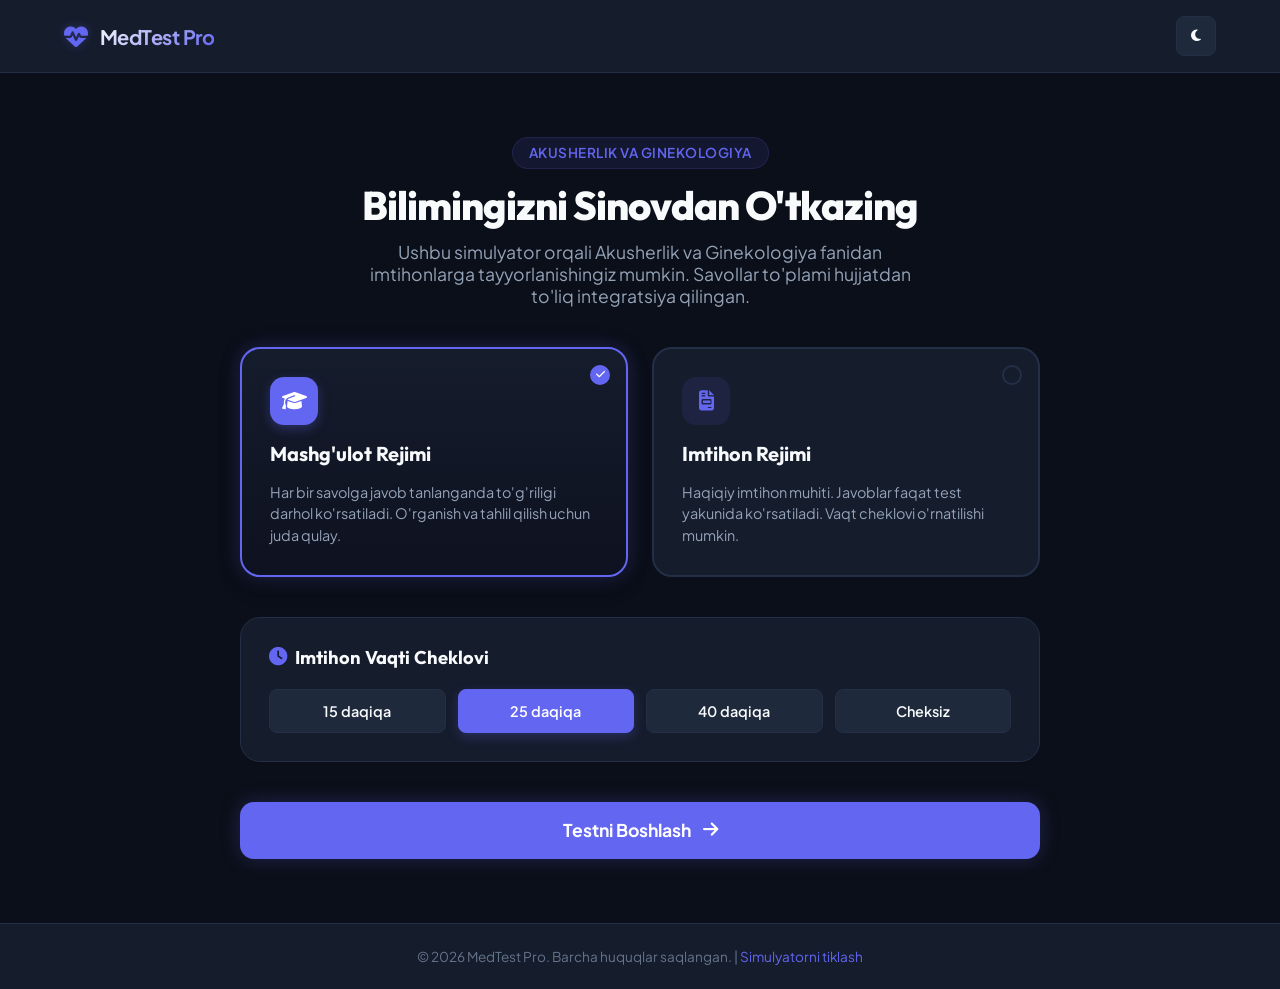
<file: Akusherlik va Ginekalogiya - TEST.html>
<!DOCTYPE html>
<html lang="uz">
<head>
    <meta charset="UTF-8">
    <meta name="viewport" content="width=device-width, initial-scale=1.0">
    <title>Akusherlik va Ginekologiya - Test Simulyatori</title>
    <!-- Google Fonts -->
    <link rel="preconnect" href="https://fonts.googleapis.com">
    <link rel="preconnect" href="https://fonts.gstatic.com" crossorigin>
    <link href="https://fonts.googleapis.com/css2?family=Outfit:wght@300;400;500;600;700;800&family=Plus+Jakarta+Sans:wght@300;400;500;600;700&display=swap" rel="stylesheet">
    <!-- FontAwesome for icons -->
    <link rel="stylesheet" href="https://cdnjs.cloudflare.com/ajax/libs/font-awesome/6.4.0/css/all.min.css">
    
    <style>
        :root {
            /* Dark Theme (Default) */
            --bg-main: #0b0f19;
            --bg-card: #151c2c;
            --bg-card-hover: #1e293b;
            --border-color: #222f47;
            --text-primary: #f8fafc;
            --text-secondary: #94a3b8;
            --text-muted: #64748b;
            
            --accent-primary: #6366f1;
            --accent-primary-rgb: 99, 102, 241;
            --accent-hover: #4f46e5;
            
            --success: #10b981;
            --success-bg: rgba(16, 185, 129, 0.15);
            --success-border: rgba(16, 185, 129, 0.3);
            
            --danger: #f43f5e;
            --danger-bg: rgba(244, 63, 94, 0.15);
            --danger-border: rgba(244, 63, 94, 0.3);
            
            --warning: #f59e0b;
            --warning-bg: rgba(245, 158, 11, 0.15);
            --warning-border: rgba(245, 158, 11, 0.3);
            
            --info: #06b6d4;
            --info-bg: rgba(6, 182, 212, 0.15);
            
            --shadow-sm: 0 2px 8px rgba(0, 0, 0, 0.15);
            --shadow-md: 0 8px 24px rgba(0, 0, 0, 0.2);
            --shadow-lg: 0 16px 40px rgba(0, 0, 0, 0.3);
            --shadow-accent: 0 0 20px rgba(99, 102, 241, 0.25);
            
            --radius-sm: 8px;
            --radius-md: 14px;
            --radius-lg: 20px;
            --radius-full: 9999px;
            
            --transition: all 0.25s cubic-bezier(0.4, 0, 0.2, 1);
        }

        .light-theme {
            /* Light Theme Overrides */
            --bg-main: #f8fafc;
            --bg-card: #ffffff;
            --bg-card-hover: #f1f5f9;
            --border-color: #e2e8f0;
            --text-primary: #0f172a;
            --text-secondary: #475569;
            --text-muted: #94a3b8;
            
            --accent-primary: #4f46e5;
            --accent-primary-rgb: 79, 70, 229;
            --accent-hover: #4338ca;
            
            --success-bg: rgba(16, 185, 129, 0.1);
            --danger-bg: rgba(244, 63, 94, 0.1);
            --warning-bg: rgba(245, 158, 11, 0.1);
            --info-bg: rgba(6, 182, 212, 0.1);
            
            --shadow-sm: 0 2px 8px rgba(99, 102, 241, 0.04);
            --shadow-md: 0 8px 24px rgba(99, 102, 241, 0.08);
            --shadow-lg: 0 16px 40px rgba(99, 102, 241, 0.12);
            --shadow-accent: 0 0 20px rgba(79, 70, 229, 0.15);
        }

        * {
            box-sizing: border-box;
            margin: 0;
            padding: 0;
            font-family: 'Plus Jakarta Sans', sans-serif;
            -webkit-tap-highlight-color: transparent;
        }

        body {
            background-color: var(--bg-main);
            color: var(--text-primary);
            min-height: 100vh;
            display: flex;
            flex-direction: column;
            transition: var(--transition);
            overflow-x: hidden;
        }

        header {
            border-bottom: 1px solid var(--border-color);
            background-color: var(--bg-card);
            backdrop-filter: blur(10px);
            position: sticky;
            top: 0;
            z-index: 50;
            transition: var(--transition);
        }

        .header-container {
            max-width: 1200px;
            margin: 0 auto;
            padding: 1rem 1.5rem;
            display: flex;
            justify-content: space-between;
            align-items: center;
        }

        .logo {
            display: flex;
            align-items: center;
            gap: 0.75rem;
            text-decoration: none;
            color: var(--text-primary);
            font-weight: 700;
            font-size: 1.25rem;
            font-family: 'Outfit', sans-serif;
            letter-spacing: -0.5px;
        }

        .logo i {
            color: var(--accent-primary);
            font-size: 1.5rem;
            filter: drop-shadow(0 0 4px rgba(var(--accent-primary-rgb), 0.3));
        }

        .logo span {
            background: linear-gradient(135deg, var(--text-primary), var(--accent-primary));
            -webkit-background-clip: text;
            -webkit-text-fill-color: transparent;
        }

        .header-actions {
            display: flex;
            align-items: center;
            gap: 1rem;
        }

        .theme-toggle-btn {
            background: var(--bg-card-hover);
            border: 1px solid var(--border-color);
            color: var(--text-primary);
            padding: 0.6rem;
            border-radius: var(--radius-sm);
            cursor: pointer;
            width: 40px;
            height: 40px;
            display: flex;
            align-items: center;
            justify-content: center;
            transition: var(--transition);
        }

        .theme-toggle-btn:hover {
            border-color: var(--accent-primary);
            color: var(--accent-primary);
            transform: translateY(-2px);
        }

        .container {
            max-width: 1200px;
            width: 100%;
            margin: 0 auto;
            padding: 2rem 1.5rem;
            flex: 1;
            display: flex;
            flex-direction: column;
        }

        /* SCREEN: START SCREEN */
        .screen-start {
            max-width: 800px;
            margin: 2rem auto;
            width: 100%;
            display: flex;
            flex-direction: column;
            gap: 2.5rem;
            animation: fadeIn 0.4s ease-out;
        }

        @keyframes fadeIn {
            from { opacity: 0; transform: translateY(15px); }
            to { opacity: 1; transform: translateY(0); }
        }

        .hero-section {
            text-align: center;
            display: flex;
            flex-direction: column;
            gap: 0.75rem;
        }

        .hero-badge {
            background: rgba(var(--accent-primary-rgb), 0.1);
            color: var(--accent-primary);
            padding: 0.4rem 1rem;
            border-radius: var(--radius-full);
            font-size: 0.85rem;
            font-weight: 600;
            display: inline-block;
            margin: 0 auto;
            border: 1px solid rgba(var(--accent-primary-rgb), 0.15);
            letter-spacing: 0.5px;
            text-transform: uppercase;
        }

        .hero-section h1 {
            font-family: 'Outfit', sans-serif;
            font-size: 2.5rem;
            font-weight: 800;
            line-height: 1.2;
            letter-spacing: -1px;
        }

        .hero-section p {
            color: var(--text-secondary);
            font-size: 1.1rem;
            max-width: 550px;
            margin: 0 auto;
        }

        .config-cards {
            display: grid;
            grid-template-columns: 1fr 1fr;
            gap: 1.5rem;
        }

        @media (max-width: 640px) {
            .config-cards {
                grid-template-columns: 1fr;
            }
        }

        .mode-card {
            background-color: var(--bg-card);
            border: 2px solid var(--border-color);
            border-radius: var(--radius-lg);
            padding: 1.75rem;
            cursor: pointer;
            display: flex;
            flex-direction: column;
            gap: 1rem;
            transition: var(--transition);
            position: relative;
            overflow: hidden;
        }

        .mode-card:hover {
            border-color: rgba(var(--accent-primary-rgb), 0.5);
            transform: translateY(-4px);
            box-shadow: var(--shadow-md);
        }

        .mode-card.active {
            border-color: var(--accent-primary);
            box-shadow: var(--shadow-accent), var(--shadow-md);
            background: linear-gradient(180deg, var(--bg-card) 0%, rgba(var(--accent-primary-rgb), 0.03) 100%);
        }

        .mode-icon {
            width: 48px;
            height: 48px;
            border-radius: var(--radius-md);
            background: rgba(var(--accent-primary-rgb), 0.1);
            color: var(--accent-primary);
            display: flex;
            align-items: center;
            justify-content: center;
            font-size: 1.25rem;
            transition: var(--transition);
        }

        .mode-card.active .mode-icon {
            background: var(--accent-primary);
            color: white;
            box-shadow: 0 4px 12px rgba(var(--accent-primary-rgb), 0.3);
        }

        .mode-card h3 {
            font-family: 'Outfit', sans-serif;
            font-size: 1.25rem;
            font-weight: 700;
        }

        .mode-card p {
            color: var(--text-secondary);
            font-size: 0.9rem;
            line-height: 1.5;
        }

        .mode-select-indicator {
            position: absolute;
            top: 1rem;
            right: 1rem;
            width: 20px;
            height: 20px;
            border-radius: var(--radius-full);
            border: 2px solid var(--border-color);
            display: flex;
            align-items: center;
            justify-content: center;
            transition: var(--transition);
        }

        .mode-card.active .mode-select-indicator {
            border-color: var(--accent-primary);
            background-color: var(--accent-primary);
        }

        .mode-card.active .mode-select-indicator::after {
            content: "\f00c";
            font-family: "Font Awesome 5 Free";
            font-weight: 900;
            color: white;
            font-size: 0.65rem;
        }

        /* Timer Option UI */
        .settings-card {
            background-color: var(--bg-card);
            border: 1px solid var(--border-color);
            border-radius: var(--radius-lg);
            padding: 1.75rem;
            display: flex;
            flex-direction: column;
            gap: 1.25rem;
        }

        .settings-card h3 {
            font-family: 'Outfit', sans-serif;
            font-size: 1.15rem;
            font-weight: 700;
            display: flex;
            align-items: center;
            gap: 0.5rem;
        }

        .settings-card h3 i {
            color: var(--accent-primary);
        }

        .timer-options {
            display: grid;
            grid-template-columns: repeat(4, 1fr);
            gap: 0.75rem;
        }

        @media (max-width: 480px) {
            .timer-options {
                grid-template-columns: repeat(2, 1fr);
            }
        }

        .timer-btn {
            background: var(--bg-card-hover);
            border: 1px solid var(--border-color);
            color: var(--text-primary);
            padding: 0.75rem;
            border-radius: var(--radius-sm);
            cursor: pointer;
            font-weight: 600;
            font-size: 0.9rem;
            transition: var(--transition);
            text-align: center;
        }

        .timer-btn:hover {
            border-color: var(--accent-primary);
            color: var(--accent-primary);
        }

        .timer-btn.active {
            background-color: var(--accent-primary);
            border-color: var(--accent-primary);
            color: white;
            box-shadow: 0 4px 12px rgba(var(--accent-primary-rgb), 0.25);
        }

        .start-btn {
            background-color: var(--accent-primary);
            color: white;
            border: none;
            padding: 1.1rem 2rem;
            font-size: 1.1rem;
            font-weight: 700;
            border-radius: var(--radius-md);
            cursor: pointer;
            display: flex;
            align-items: center;
            justify-content: center;
            gap: 0.75rem;
            transition: var(--transition);
            box-shadow: var(--shadow-accent);
            width: 100%;
        }

        .start-btn:hover {
            background-color: var(--accent-hover);
            transform: translateY(-2px);
            box-shadow: 0 6px 20px rgba(var(--accent-primary-rgb), 0.4);
        }

        .start-btn:active {
            transform: translateY(0);
        }

        /* History panel */
        .history-card {
            background-color: var(--bg-card);
            border: 1px solid var(--border-color);
            border-radius: var(--radius-lg);
            padding: 1.75rem;
            display: flex;
            flex-direction: column;
            gap: 1.25rem;
        }

        .history-header {
            display: flex;
            justify-content: space-between;
            align-items: center;
        }

        .history-header h3 {
            font-family: 'Outfit', sans-serif;
            font-size: 1.15rem;
            font-weight: 700;
            display: flex;
            align-items: center;
            gap: 0.5rem;
        }

        .history-header h3 i {
            color: var(--accent-primary);
        }

        .clear-history-btn {
            background: none;
            border: none;
            color: var(--danger);
            font-weight: 600;
            font-size: 0.85rem;
            cursor: pointer;
            display: flex;
            align-items: center;
            gap: 0.25rem;
            transition: var(--transition);
        }

        .clear-history-btn:hover {
            color: #ff5a79;
            text-decoration: underline;
        }

        .history-list {
            display: flex;
            flex-direction: column;
            gap: 0.75rem;
            max-height: 250px;
            overflow-y: auto;
            padding-right: 0.25rem;
        }

        .history-item {
            display: flex;
            justify-content: space-between;
            align-items: center;
            padding: 0.9rem 1.2rem;
            background: var(--bg-card-hover);
            border-radius: var(--radius-sm);
            border: 1px solid var(--border-color);
            font-size: 0.9rem;
            transition: var(--transition);
        }

        .history-item-details {
            display: flex;
            flex-direction: column;
            gap: 0.25rem;
        }

        .history-mode {
            font-weight: 600;
            font-size: 0.85rem;
            padding: 0.15rem 0.5rem;
            border-radius: var(--radius-full);
            display: inline-block;
            width: fit-content;
        }

        .history-mode.exam {
            background-color: rgba(99, 102, 241, 0.15);
            color: #818cf8;
        }

        .history-mode.practice {
            background-color: rgba(6, 182, 212, 0.15);
            color: #22d3ee;
        }

        .history-date {
            color: var(--text-muted);
            font-size: 0.75rem;
        }

        .history-score-wrapper {
            text-align: right;
        }

        .history-score {
            font-size: 1.15rem;
            font-weight: 800;
            font-family: 'Outfit', sans-serif;
            color: var(--success);
        }

        .history-score.fail {
            color: var(--danger);
        }

        .history-stats {
            font-size: 0.75rem;
            color: var(--text-secondary);
        }

        .history-empty {
            text-align: center;
            color: var(--text-muted);
            padding: 2rem 0;
            font-style: italic;
        }

        /* SCREEN: ACTIVE QUIZ SCREEN */
        .screen-quiz {
            display: none;
            grid-template-columns: 1fr 340px;
            gap: 1.5rem;
            animation: fadeIn 0.4s ease-out;
        }

        @media (max-width: 992px) {
            .screen-quiz {
                grid-template-columns: 1fr;
            }
        }

        /* Main Area */
        .quiz-main {
            display: flex;
            flex-direction: column;
            gap: 1.5rem;
        }

        /* Progress Info Card */
        .quiz-progress-card {
            background-color: var(--bg-card);
            border: 1px solid var(--border-color);
            border-radius: var(--radius-lg);
            padding: 1.25rem;
            display: flex;
            flex-direction: column;
            gap: 0.75rem;
        }

        .progress-meta {
            display: flex;
            justify-content: space-between;
            align-items: center;
            font-size: 0.9rem;
        }

        .progress-title {
            font-weight: 700;
            font-family: 'Outfit', sans-serif;
        }

        .progress-percent {
            color: var(--accent-primary);
            font-weight: 700;
        }

        .progress-track {
            height: 8px;
            background-color: var(--border-color);
            border-radius: var(--radius-full);
            overflow: hidden;
        }

        .progress-fill {
            height: 100%;
            background: linear-gradient(90deg, var(--accent-primary) 0%, var(--info) 100%);
            border-radius: var(--radius-full);
            width: 0%;
            transition: width 0.3s cubic-bezier(0.4, 0, 0.2, 1);
        }

        /* Question Card */
        .question-card {
            background-color: var(--bg-card);
            border: 1px solid var(--border-color);
            border-radius: var(--radius-lg);
            padding: 2rem;
            display: flex;
            flex-direction: column;
            gap: 1.5rem;
            box-shadow: var(--shadow-sm);
            position: relative;
        }

        .question-header {
            display: flex;
            justify-content: space-between;
            align-items: center;
            border-bottom: 1px solid var(--border-color);
            padding-bottom: 1rem;
        }

        .question-number {
            font-size: 0.85rem;
            font-weight: 700;
            color: var(--text-muted);
            text-transform: uppercase;
            letter-spacing: 0.5px;
        }

        .question-badge {
            font-size: 0.85rem;
            font-weight: 600;
            padding: 0.25rem 0.75rem;
            border-radius: var(--radius-full);
        }

        .question-badge.exam {
            background-color: rgba(99, 102, 241, 0.15);
            color: #818cf8;
        }

        .question-badge.practice {
            background-color: rgba(6, 182, 212, 0.15);
            color: #22d3ee;
        }

        .question-text {
            font-size: 1.2rem;
            font-weight: 600;
            line-height: 1.6;
        }

        .options-container {
            display: flex;
            flex-direction: column;
            gap: 0.75rem;
        }

        .option-btn {
            background-color: var(--bg-card);
            border: 1px solid var(--border-color);
            color: var(--text-primary);
            padding: 1.1rem 1.5rem;
            border-radius: var(--radius-md);
            cursor: pointer;
            display: flex;
            align-items: flex-start;
            gap: 1rem;
            font-size: 0.95rem;
            line-height: 1.5;
            text-align: left;
            transition: var(--transition);
            position: relative;
            outline: none;
        }

        .option-btn:hover {
            border-color: rgba(var(--accent-primary-rgb), 0.5);
            background-color: var(--bg-card-hover);
            transform: translateX(4px);
        }

        .option-btn.selected {
            border-color: var(--accent-primary);
            background-color: rgba(var(--accent-primary-rgb), 0.08);
            box-shadow: 0 0 15px rgba(var(--accent-primary-rgb), 0.1);
        }

        .option-letter {
            width: 24px;
            height: 24px;
            border-radius: var(--radius-full);
            background-color: var(--border-color);
            color: var(--text-secondary);
            display: flex;
            align-items: center;
            justify-content: center;
            font-weight: 700;
            font-size: 0.8rem;
            flex-shrink: 0;
            transition: var(--transition);
        }

        .option-btn:hover .option-letter {
            background-color: var(--accent-primary);
            color: white;
        }

        .option-btn.selected .option-letter {
            background-color: var(--accent-primary);
            color: white;
        }

        .option-text {
            flex: 1;
        }

        /* Practice feedback styles */
        .option-btn.practice-correct {
            border-color: var(--success) !important;
            background-color: var(--success-bg) !important;
        }

        .option-btn.practice-correct .option-letter {
            background-color: var(--success) !important;
            color: white !important;
        }

        .option-btn.practice-incorrect {
            border-color: var(--danger) !important;
            background-color: var(--danger-bg) !important;
        }

        .option-btn.practice-incorrect .option-letter {
            background-color: var(--danger) !important;
            color: white !important;
        }

        .practice-feedback {
            margin-top: 1rem;
            padding: 1rem 1.25rem;
            border-radius: var(--radius-md);
            display: none;
            animation: fadeIn 0.3s ease-out;
        }

        .practice-feedback.correct {
            display: flex;
            align-items: center;
            gap: 0.75rem;
            background-color: var(--success-bg);
            border: 1px solid var(--success-border);
            color: var(--success);
        }

        .practice-feedback.incorrect {
            display: flex;
            align-items: center;
            gap: 0.75rem;
            background-color: var(--danger-bg);
            border: 1px solid var(--danger-border);
            color: var(--danger);
        }

        .practice-feedback i {
            font-size: 1.2rem;
        }

        .practice-feedback-text {
            font-size: 0.95rem;
            font-weight: 600;
        }

        /* Nav controls */
        .quiz-controls {
            display: flex;
            justify-content: space-between;
            align-items: center;
            margin-top: 1.5rem;
            gap: 1rem;
        }

        .control-btn {
            background-color: var(--bg-card);
            border: 1px solid var(--border-color);
            color: var(--text-primary);
            padding: 0.85rem 1.5rem;
            border-radius: var(--radius-md);
            cursor: pointer;
            font-weight: 600;
            font-size: 0.95rem;
            display: flex;
            align-items: center;
            gap: 0.5rem;
            transition: var(--transition);
        }

        .control-btn:hover {
            border-color: var(--text-secondary);
            background-color: var(--bg-card-hover);
        }

        .control-btn.primary {
            background-color: var(--accent-primary);
            border-color: var(--accent-primary);
            color: white;
        }

        .control-btn.primary:hover {
            background-color: var(--accent-hover);
            box-shadow: var(--shadow-accent);
        }

        .control-btn:disabled {
            opacity: 0.4;
            cursor: not-allowed;
            pointer-events: none;
        }

        .flag-btn {
            color: var(--text-muted);
        }

        .flag-btn.flagged {
            color: var(--warning);
            border-color: var(--warning-border);
            background-color: var(--warning-bg);
        }

        .flag-btn.flagged i {
            animation: bounce 0.3s ease;
        }

        @keyframes bounce {
            0%, 100% { transform: scale(1); }
            50% { transform: scale(1.3); }
        }

        /* Sidebar Widget */
        .quiz-sidebar {
            display: flex;
            flex-direction: column;
            gap: 1.5rem;
        }

        .sidebar-card {
            background-color: var(--bg-card);
            border: 1px solid var(--border-color);
            border-radius: var(--radius-lg);
            padding: 1.5rem;
            display: flex;
            flex-direction: column;
            gap: 1.25rem;
        }

        .timer-widget {
            display: flex;
            align-items: center;
            justify-content: center;
            gap: 0.75rem;
            font-family: 'Outfit', sans-serif;
            font-size: 1.8rem;
            font-weight: 700;
            color: var(--text-primary);
            border: 2px solid var(--border-color);
            border-radius: var(--radius-md);
            padding: 0.75rem;
            background: var(--bg-main);
        }

        .timer-widget i {
            color: var(--accent-primary);
        }

        .timer-widget.warning {
            border-color: var(--danger);
            color: var(--danger);
            animation: pulse-red 1s infinite alternate;
        }

        .timer-widget.warning i {
            color: var(--danger);
        }

        @keyframes pulse-red {
            from { box-shadow: 0 0 2px rgba(244, 63, 94, 0.2); }
            to { box-shadow: 0 0 15px rgba(244, 63, 94, 0.45); }
        }

        .grid-header {
            display: flex;
            justify-content: space-between;
            align-items: center;
            border-bottom: 1px solid var(--border-color);
            padding-bottom: 0.75rem;
        }

        .grid-title {
            font-family: 'Outfit', sans-serif;
            font-size: 1rem;
            font-weight: 700;
        }

        .grid-stats {
            font-size: 0.75rem;
            color: var(--text-muted);
            font-weight: 600;
        }

        .questions-grid {
            display: grid;
            grid-template-columns: repeat(5, 1fr);
            gap: 0.5rem;
        }

        .grid-cell {
            aspect-ratio: 1;
            border-radius: var(--radius-sm);
            background-color: var(--bg-card-hover);
            border: 1px solid var(--border-color);
            color: var(--text-secondary);
            font-weight: 700;
            font-size: 0.9rem;
            display: flex;
            align-items: center;
            justify-content: center;
            cursor: pointer;
            transition: var(--transition);
            position: relative;
        }

        .grid-cell:hover {
            border-color: var(--accent-primary);
            color: var(--accent-primary);
        }

        .grid-cell.active {
            border-color: var(--accent-primary);
            background-color: rgba(var(--accent-primary-rgb), 0.15);
            color: var(--accent-primary);
            box-shadow: 0 0 8px rgba(var(--accent-primary-rgb), 0.3);
            transform: scale(1.05);
        }

        /* States of answered grid */
        .grid-cell.answered {
            background-color: rgba(var(--accent-primary-rgb), 0.25);
            border-color: var(--accent-primary);
            color: var(--text-primary);
        }

        .grid-cell.flagged::after {
            content: "";
            position: absolute;
            top: 2px;
            right: 2px;
            width: 6px;
            height: 6px;
            border-radius: var(--radius-full);
            background-color: var(--warning);
            box-shadow: 0 0 4px var(--warning);
        }

        .grid-cell.correct-ans {
            background-color: var(--success) !important;
            border-color: var(--success) !important;
            color: white !important;
        }

        .grid-cell.incorrect-ans {
            background-color: var(--danger) !important;
            border-color: var(--danger) !important;
            color: white !important;
        }

        .legend-grid {
            display: grid;
            grid-template-columns: 1fr 1fr;
            gap: 0.5rem;
            font-size: 0.75rem;
            color: var(--text-secondary);
            border-top: 1px solid var(--border-color);
            padding-top: 0.75rem;
        }

        .legend-item {
            display: flex;
            align-items: center;
            gap: 0.35rem;
        }

        .legend-color {
            width: 12px;
            height: 12px;
            border-radius: 3px;
        }

        .legend-color.unanswered {
            background-color: var(--bg-card-hover);
            border: 1px solid var(--border-color);
        }

        .legend-color.answered {
            background-color: rgba(99, 102, 241, 0.25);
            border: 1px solid var(--accent-primary);
        }

        .legend-color.flagged {
            background-color: var(--bg-card-hover);
            border: 1px solid var(--border-color);
            position: relative;
        }

        .legend-color.flagged::after {
            content: "";
            position: absolute;
            top: 2px;
            right: 2px;
            width: 6px;
            height: 6px;
            border-radius: var(--radius-full);
            background-color: var(--warning);
        }

        .finish-test-btn {
            background-color: var(--danger);
            color: white;
            border: none;
            padding: 0.9rem;
            border-radius: var(--radius-md);
            font-weight: 700;
            font-size: 0.95rem;
            cursor: pointer;
            width: 100%;
            display: flex;
            align-items: center;
            justify-content: center;
            gap: 0.5rem;
            transition: var(--transition);
            box-shadow: 0 4px 12px rgba(244, 63, 94, 0.2);
        }

        .finish-test-btn:hover {
            background-color: #e11d48;
            box-shadow: 0 6px 16px rgba(244, 63, 94, 0.35);
            transform: translateY(-1px);
        }

        /* SCREEN: RESULTS SCREEN */
        .screen-results {
            display: none;
            max-width: 900px;
            margin: 0 auto;
            width: 100%;
            flex-direction: column;
            gap: 2rem;
            animation: fadeIn 0.4s ease-out;
        }

        .results-summary-card {
            background-color: var(--bg-card);
            border: 1px solid var(--border-color);
            border-radius: var(--radius-lg);
            padding: 2.5rem;
            display: grid;
            grid-template-columns: 240px 1fr;
            gap: 2.5rem;
            align-items: center;
            box-shadow: var(--shadow-md);
        }

        @media (max-width: 680px) {
            .results-summary-card {
                grid-template-columns: 1fr;
                text-align: center;
                padding: 2rem;
                gap: 1.5rem;
            }
        }

        .score-radial-wrapper {
            display: flex;
            flex-direction: column;
            align-items: center;
            justify-content: center;
            gap: 0.75rem;
        }

        .radial-progress {
            position: relative;
            width: 160px;
            height: 160px;
        }

        .radial-progress svg {
            width: 100%;
            height: 100%;
            transform: rotate(-90deg);
        }

        .radial-progress circle {
            fill: none;
            stroke-width: 12;
            stroke-linecap: round;
        }

        .radial-progress .circle-bg {
            stroke: var(--border-color);
        }

        .radial-progress .circle-fill {
            stroke: var(--accent-primary);
            stroke-dasharray: 439.8; /* 2 * PI * r (r=70) */
            stroke-dashoffset: 439.8;
            transition: stroke-dashoffset 1s ease-out;
        }

        .radial-score-text {
            position: absolute;
            top: 50%;
            left: 50%;
            transform: translate(-50%, -50%);
            text-align: center;
        }

        .radial-score-num {
            font-size: 2.2rem;
            font-weight: 800;
            font-family: 'Outfit', sans-serif;
            line-height: 1;
        }

        .radial-score-lbl {
            font-size: 0.75rem;
            color: var(--text-muted);
            font-weight: 600;
            text-transform: uppercase;
            letter-spacing: 0.5px;
        }

        .results-details-wrapper {
            display: flex;
            flex-direction: column;
            gap: 1.25rem;
        }

        .results-title {
            font-family: 'Outfit', sans-serif;
            font-size: 1.8rem;
            font-weight: 800;
        }

        .results-verdict {
            font-weight: 600;
            font-size: 1.05rem;
            color: var(--text-secondary);
        }

        .metrics-grid {
            display: grid;
            grid-template-columns: repeat(3, 1fr);
            gap: 1rem;
        }

        @media (max-width: 480px) {
            .metrics-grid {
                grid-template-columns: 1fr;
            }
        }

        .metric-card {
            background-color: var(--bg-card-hover);
            border: 1px solid var(--border-color);
            padding: 1rem;
            border-radius: var(--radius-md);
            display: flex;
            flex-direction: column;
            gap: 0.25rem;
        }

        .metric-val {
            font-size: 1.4rem;
            font-weight: 700;
            font-family: 'Outfit', sans-serif;
        }

        .metric-val.correct {
            color: var(--success);
        }

        .metric-val.incorrect {
            color: var(--danger);
        }

        .metric-lbl {
            font-size: 0.8rem;
            color: var(--text-muted);
            font-weight: 500;
        }

        .results-actions {
            display: flex;
            gap: 1rem;
            margin-top: 0.5rem;
        }

        @media (max-width: 680px) {
            .results-actions {
                justify-content: center;
            }
        }

        /* Review List section */
        .review-section {
            display: flex;
            flex-direction: column;
            gap: 1rem;
        }

        .review-section h3 {
            font-family: 'Outfit', sans-serif;
            font-size: 1.3rem;
            font-weight: 700;
            margin-bottom: 0.5rem;
        }

        .review-card {
            background-color: var(--bg-card);
            border: 1px solid var(--border-color);
            border-radius: var(--radius-md);
            padding: 1.5rem;
            display: flex;
            flex-direction: column;
            gap: 1rem;
        }

        .review-card.correct {
            border-left: 4px solid var(--success);
        }

        .review-card.incorrect {
            border-left: 4px solid var(--danger);
        }

        .review-card.unanswered {
            border-left: 4px solid var(--warning);
        }

        .review-card-header {
            display: flex;
            justify-content: space-between;
            align-items: flex-start;
            gap: 1rem;
            font-size: 0.85rem;
            font-weight: 700;
        }

        .review-q-num {
            color: var(--text-muted);
            text-transform: uppercase;
        }

        .review-status-badge {
            padding: 0.2rem 0.6rem;
            border-radius: var(--radius-full);
            font-size: 0.75rem;
        }

        .review-status-badge.correct {
            background-color: var(--success-bg);
            color: var(--success);
        }

        .review-status-badge.incorrect {
            background-color: var(--danger-bg);
            color: var(--danger);
        }

        .review-status-badge.unanswered {
            background-color: var(--warning-bg);
            color: var(--warning);
        }

        .review-q-text {
            font-weight: 600;
            font-size: 1.05rem;
            line-height: 1.5;
        }

        .review-options {
            display: flex;
            flex-direction: column;
            gap: 0.5rem;
        }

        .review-option {
            padding: 0.8rem 1.2rem;
            border-radius: var(--radius-sm);
            border: 1px solid var(--border-color);
            background-color: var(--bg-card);
            font-size: 0.9rem;
            display: flex;
            align-items: center;
            gap: 0.75rem;
        }

        .review-option.correct {
            background-color: var(--success-bg);
            border-color: var(--success);
            color: var(--success);
            font-weight: 600;
        }

        .review-option.user-incorrect {
            background-color: var(--danger-bg);
            border-color: var(--danger);
            color: var(--danger);
            font-weight: 600;
        }

        .review-option-badge {
            width: 20px;
            height: 20px;
            border-radius: var(--radius-full);
            background-color: var(--border-color);
            color: var(--text-secondary);
            font-size: 0.75rem;
            font-weight: 700;
            display: flex;
            align-items: center;
            justify-content: center;
            flex-shrink: 0;
        }

        .review-option.correct .review-option-badge {
            background-color: var(--success);
            color: white;
        }

        .review-option.user-incorrect .review-option-badge {
            background-color: var(--danger);
            color: white;
        }

        /* MODAL FOR CONFIRM FINISH */
        .modal-overlay {
            position: fixed;
            top: 0;
            left: 0;
            right: 0;
            bottom: 0;
            background-color: rgba(0, 0, 0, 0.65);
            backdrop-filter: blur(4px);
            z-index: 100;
            display: none;
            align-items: center;
            justify-content: center;
            padding: 1.5rem;
        }

        .modal-card {
            background-color: var(--bg-card);
            border: 1px solid var(--border-color);
            border-radius: var(--radius-lg);
            max-width: 450px;
            width: 100%;
            padding: 2rem;
            display: flex;
            flex-direction: column;
            gap: 1.5rem;
            box-shadow: var(--shadow-lg);
            animation: modalScale 0.25s cubic-bezier(0.34, 1.56, 0.64, 1);
        }

        @keyframes modalScale {
            from { transform: scale(0.9); opacity: 0; }
            to { transform: scale(1); opacity: 1; }
        }

        .modal-header {
            display: flex;
            align-items: center;
            gap: 0.75rem;
        }

        .modal-header i {
            color: var(--warning);
            font-size: 1.75rem;
        }

        .modal-header h3 {
            font-family: 'Outfit', sans-serif;
            font-size: 1.3rem;
            font-weight: 700;
        }

        .modal-body p {
            color: var(--text-secondary);
            font-size: 0.95rem;
            line-height: 1.6;
        }

        .modal-actions {
            display: flex;
            justify-content: flex-end;
            gap: 0.75rem;
        }

        .modal-btn {
            padding: 0.75rem 1.25rem;
            border-radius: var(--radius-md);
            font-weight: 600;
            font-size: 0.9rem;
            cursor: pointer;
            border: 1px solid var(--border-color);
            background: var(--bg-card-hover);
            color: var(--text-primary);
            transition: var(--transition);
        }

        .modal-btn:hover {
            border-color: var(--text-secondary);
        }

        .modal-btn.confirm {
            background-color: var(--danger);
            border-color: var(--danger);
            color: white;
        }

        .modal-btn.confirm:hover {
            background-color: #e11d48;
            box-shadow: 0 4px 12px rgba(244, 63, 94, 0.2);
        }

        /* TOAST SYSTEM */
        .toast-container {
            position: fixed;
            bottom: 24px;
            right: 24px;
            z-index: 1000;
            display: flex;
            flex-direction: column;
            gap: 0.75rem;
        }

        .toast {
            background-color: var(--bg-card);
            border: 1px solid var(--border-color);
            border-left: 4px solid var(--accent-primary);
            color: var(--text-primary);
            padding: 1rem 1.5rem;
            border-radius: var(--radius-sm);
            box-shadow: var(--shadow-lg);
            display: flex;
            align-items: center;
            gap: 0.75rem;
            font-size: 0.9rem;
            font-weight: 600;
            min-width: 250px;
            max-width: 380px;
            animation: slideInRight 0.3s cubic-bezier(0.16, 1, 0.3, 1);
            transition: var(--transition);
        }

        .toast.success { border-left-color: var(--success); }
        .toast.danger { border-left-color: var(--danger); }
        .toast.warning { border-left-color: var(--warning); }

        @keyframes slideInRight {
            from { transform: translateX(100%); opacity: 0; }
            to { transform: translateX(0); opacity: 1; }
        }

        .toast.fade-out {
            transform: translateX(120%);
            opacity: 0;
        }

        footer {
            border-top: 1px solid var(--border-color);
            background-color: var(--bg-card);
            padding: 1.5rem;
            text-align: center;
            font-size: 0.85rem;
            color: var(--text-muted);
            margin-top: auto;
            transition: var(--transition);
        }

        footer a {
            color: var(--accent-primary);
            text-decoration: none;
        }

        footer a:hover {
            text-decoration: underline;
        }
    </style>
</head>
<body>

    <header>
        <div class="header-container">
            <a href="#" class="logo" id="headerLogo">
                <i class="fa-solid fa-heart-pulse"></i>
                <span>MedTest Pro</span>
            </a>
            <div class="header-actions">
                <button class="theme-toggle-btn" id="themeToggleBtn" title="Mavzuni o'zgartirish">
                    <i class="fa-solid fa-moon"></i>
                </button>
            </div>
        </div>
    </header>

    <div class="container">
        
        <!-- ================= SCREEN 1: START SCREEN ================= -->
        <div class="screen-start" id="startScreen">
            <div class="hero-section">
                <div class="hero-badge">Akusherlik va Ginekologiya</div>
                <h1>Bilimingizni Sinovdan O'tkazing</h1>
                <p>Ushbu simulyator orqali Akusherlik va Ginekologiya fanidan imtihonlarga tayyorlanishingiz mumkin. Savollar to'plami hujjatdan to'liq integratsiya qilingan.</p>
            </div>

            <div class="config-cards">
                <div class="mode-card active" id="modePracticeCard" onclick="selectMode('practice')">
                    <div class="mode-select-indicator"></div>
                    <div class="mode-icon">
                        <i class="fa-solid fa-graduation-cap"></i>
                    </div>
                    <h3>Mashg'ulot Rejimi</h3>
                    <p>Har bir savolga javob tanlanganda to'g'riligi darhol ko'rsatiladi. O'rganish va tahlil qilish uchun juda qulay.</p>
                </div>
                
                <div class="mode-card" id="modeExamCard" onclick="selectMode('exam')">
                    <div class="mode-select-indicator"></div>
                    <div class="mode-icon">
                        <i class="fa-solid fa-file-invoice"></i>
                    </div>
                    <h3>Imtihon Rejimi</h3>
                    <p>Haqiqiy imtihon muhiti. Javoblar faqat test yakunida ko'rsatiladi. Vaqt cheklovi o'rnatilishi mumkin.</p>
                </div>
            </div>

            <div class="settings-card" id="timerSettingsWrapper">
                <h3><i class="fa-solid fa-clock"></i> Imtihon Vaqti Cheklovi</h3>
                <div class="timer-options">
                    <button class="timer-btn" onclick="selectTimer(15)">15 daqiqa</button>
                    <button class="timer-btn active" onclick="selectTimer(25)">25 daqiqa</button>
                    <button class="timer-btn" onclick="selectTimer(40)">40 daqiqa</button>
                    <button class="timer-btn" onclick="selectTimer(0)">Cheksiz</button>
                </div>
            </div>

            <button class="start-btn" id="startTestBtn">
                <span>Testni Boshlash</span>
                <i class="fa-solid fa-arrow-right"></i>
            </button>

            <!-- Test History Section -->
            <div class="history-card" id="historyCard" style="display: none;">
                <div class="history-header">
                    <h3><i class="fa-solid fa-clock-rotate-left"></i> Avvalgi Natijalar</h3>
                    <button class="clear-history-btn" id="clearHistoryBtn">
                        <i class="fa-solid fa-trash-can"></i> Tarixni tozalash
                    </button>
                </div>
                <div class="history-list" id="historyList">
                    <!-- History items injected here -->
                </div>
            </div>
        </div>

        <!-- ================= SCREEN 2: QUIZ SCREEN ================= -->
        <div class="screen-quiz" id="quizScreen">
            <!-- Main Column -->
            <div class="quiz-main">
                <!-- Progress widget -->
                <div class="quiz-progress-card">
                    <div class="progress-meta">
                        <span class="progress-title" id="progressTitle">Bajarilishi</span>
                        <span class="progress-percent" id="progressPercent">0%</span>
                    </div>
                    <div class="progress-track">
                        <div class="progress-fill" id="progressFill"></div>
                    </div>
                </div>

                <!-- Question details -->
                <div class="question-card" id="questionCard">
                    <div class="question-header">
                        <span class="question-number" id="questionNumLabel">Savol 1 / 25</span>
                        <span class="question-badge practice" id="modeBadge">Mashg'ulot</span>
                    </div>
                    
                    <div class="question-text" id="questionText">
                        Savol matni yuklanmoqda...
                    </div>

                    <div class="options-container" id="optionsContainer">
                        <!-- Options buttons injected here -->
                    </div>

                    <!-- Practice Feedback panel -->
                    <div class="practice-feedback" id="practiceFeedback">
                        <i class="fa-solid fa-circle-check"></i>
                        <span class="practice-feedback-text" id="practiceFeedbackText">To'g'ri javob!</span>
                    </div>

                    <!-- Navigation controls -->
                    <div class="quiz-controls">
                        <button class="control-btn" id="prevBtn">
                            <i class="fa-solid fa-arrow-left"></i>
                            <span>Oldingi</span>
                        </button>
                        <button class="control-btn flag-btn" id="flagBtn" title="Review uchun belgilash">
                            <i class="fa-regular fa-bookmark"></i>
                            <span>Belgilash</span>
                        </button>
                        <button class="control-btn primary" id="nextBtn">
                            <span>Keyingi</span>
                            <i class="fa-solid fa-arrow-right"></i>
                        </button>
                    </div>
                </div>
            </div>

            <!-- Sidebar Column -->
            <div class="quiz-sidebar">
                <!-- Timer widget -->
                <div class="sidebar-card" id="timerWidgetCard">
                    <div class="timer-widget" id="timerDisplay">
                        <i class="fa-solid fa-stopwatch"></i>
                        <span>25:00</span>
                    </div>
                </div>

                <!-- 1-25 Grid widget -->
                <div class="sidebar-card">
                    <div class="grid-header">
                        <span class="grid-title">Savollar</span>
                        <span class="grid-stats" id="gridStats">0 / 25 javob berildi</span>
                    </div>
                    
                    <div class="questions-grid" id="questionsGrid">
                        <!-- 25 grid cells injected here -->
                    </div>

                    <div class="legend-grid">
                        <div class="legend-item">
                            <div class="legend-color unanswered"></div>
                            <span>Javobsiz</span>
                        </div>
                        <div class="legend-item">
                            <div class="legend-color answered"></div>
                            <span>Javob berilgan</span>
                        </div>
                        <div class="legend-item" style="grid-column: span 2;">
                            <div class="legend-color flagged"></div>
                            <span>Qayta ko'rishga belgilangan</span>
                        </div>
                    </div>
                </div>

                <button class="finish-test-btn" id="finishTestBtn">
                    <i class="fa-solid fa-circle-check"></i>
                    <span>Testni yakunlash</span>
                </button>
            </div>
        </div>

        <!-- ================= SCREEN 3: RESULTS SCREEN ================= -->
        <div class="screen-results" id="resultsScreen">
            <div class="results-summary-card">
                <!-- Score Radial -->
                <div class="score-radial-wrapper">
                    <div class="radial-progress">
                        <svg>
                            <circle class="circle-bg" cx="80" cy="80" r="70"></circle>
                            <circle class="circle-fill" id="circleScoreFill" cx="80" cy="80" r="70"></circle>
                        </svg>
                        <div class="radial-score-text">
                            <div class="radial-score-num" id="scorePercentVal">0%</div>
                            <div class="radial-score-lbl">To'g'rilik</div>
                        </div>
                    </div>
                </div>

                <!-- Info summary -->
                <div class="results-details-wrapper">
                    <h2 class="results-title" id="resultsVerdictTitle">Ajoyib Natija!</h2>
                    <p class="results-verdict" id="resultsVerdictDesc">Siz imtihondan muvaffaqiyatli o'tdingiz.</p>
                    
                    <div class="metrics-grid">
                        <div class="metric-card">
                            <span class="metric-val correct" id="correctMetric">0</span>
                            <span class="metric-lbl">To'g'ri</span>
                        </div>
                        <div class="metric-card">
                            <span class="metric-val incorrect" id="incorrectMetric">0</span>
                            <span class="metric-lbl">Noto'g'ri</span>
                        </div>
                        <div class="metric-card">
                            <span class="metric-val" id="timeMetric">00:00</span>
                            <span class="metric-lbl">Sarflangan vaqt</span>
                        </div>
                    </div>

                    <div class="results-actions">
                        <button class="control-btn primary" id="restartTestBtn">
                            <i class="fa-solid fa-rotate-right"></i>
                            <span>Qaytadan topshirish</span>
                        </button>
                        <button class="control-btn" id="homeBtn">
                            <i class="fa-solid fa-house"></i>
                            <span>Bosh sahifa</span>
                        </button>
                    </div>
                </div>
            </div>

            <!-- Review section -->
            <div class="review-section">
                <h3>Xatolarni ko'rib chiqish</h3>
                <div id="reviewCardsList" style="display: flex; flex-direction: column; gap: 1rem;">
                    <!-- Review cards dynamically injected here -->
                </div>
            </div>
        </div>

    </div>

    <!-- ================= CONFIRM SUBMIT MODAL ================= -->
    <div class="modal-overlay" id="confirmModal">
        <div class="modal-card">
            <div class="modal-header">
                <i class="fa-solid fa-circle-exclamation"></i>
                <h3>Testni yakunlaysizmi?</h3>
            </div>
            <div class="modal-body">
                <p id="modalBodyText">Siz hali barcha savollarga javob bermadingiz. Testni yakunlashni tasdiqlaysizmi?</p>
            </div>
            <div class="modal-actions">
                <button class="modal-btn" onclick="closeModal()">Bekor qilish</button>
                <button class="modal-btn confirm" id="modalConfirmBtn">Tasdiqlash</button>
            </div>
        </div>
    </div>

    <!-- Toast Container -->
    <div class="toast-container" id="toastContainer"></div>

    <footer>
        <p>&copy; 2026 MedTest Pro. Barcha huquqlar saqlangan. | <a href="#" id="footerResetLink">Simulyatorni tiklash</a></p>
    </footer>

    <!-- Load questions data first -->
    <script>
// Transformed from Hamshiralik_ishi_yangi_format.docx
const QUESTIONS_DATA = [
  {
    "question": "Onalik bu",
    "answers": [
      {
        "text": "Bola tug'ilishi uning tarbiyasi va uning ulg'ayishiga ma'sullik",
        "correct": true
      },
      {
        "text": "Shu vazifalarni o;tmishda bajarganlik",
        "correct": false
      },
      {
        "text": "Nikohdan o'tish",
        "correct": false
      },
      {
        "text": "Homolador bo'lib tug'ruqqa tayyorgarlik ko'rish",
        "correct": false
      }
    ]
  },
  {
    "question": "Onalik haqida tushuncha?",
    "answers": [
      {
        "text": "Ona bolani tug'ib tarbiyalashi",
        "correct": true
      },
      {
        "text": "Ayol hayotini klimakterik davri",
        "correct": false
      },
      {
        "text": "Ayolning homoladorlik davri",
        "correct": false
      },
      {
        "text": "Ayolning o'simirlik davri",
        "correct": false
      }
    ]
  },
  {
    "question": "Onalik ob'ektlari",
    "answers": [
      {
        "text": "Chaqaloqlik, bolalik, o'smirlik, yetuklik, onalik, klimakterik, qarilik davri.",
        "correct": true
      },
      {
        "text": "O'smirlik, bolalik, onalik davri",
        "correct": false
      },
      {
        "text": "o-nalik otalik bolalik davri",
        "correct": false
      },
      {
        "text": "klimakterik, qarilik davri",
        "correct": false
      }
    ]
  },
  {
    "question": "Homiladorlikdan saqlanadigan bachadon ichi vositasi bu_?",
    "answers": [
      {
        "text": "Spiral",
        "correct": true
      },
      {
        "text": "Ip, prizervativ",
        "correct": false
      },
      {
        "text": "depoprover",
        "correct": false
      },
      {
        "text": "ekskluton",
        "correct": false
      }
    ]
  },
  {
    "question": "Chin konyugata necha sm bo'ladi?",
    "answers": [
      {
        "text": "11sm",
        "correct": true
      },
      {
        "text": "13sm",
        "correct": false
      },
      {
        "text": "15sm",
        "correct": false
      },
      {
        "text": "19sm",
        "correct": false
      }
    ]
  },
  {
    "question": "Tashqi chanoqninechta razmeri bor?",
    "answers": [
      {
        "text": "1 ta",
        "correct": false
      },
      {
        "text": "2 ta",
        "correct": false
      },
      {
        "text": "3 ta",
        "correct": false
      },
      {
        "text": "4 ta",
        "correct": true
      }
    ]
  },
  {
    "question": "Ayol hayotining davrlari___?",
    "answers": [
      {
        "text": "5ta:bolalik, balog'atga etish,jinsiy etuklik, klimakterik, keksalik",
        "correct": true
      },
      {
        "text": "3ta: bolalik keksalik, balog'atga etish",
        "correct": false
      },
      {
        "text": "2ta: bolalik , keksalik",
        "correct": false
      },
      {
        "text": "1ta; klimakterik",
        "correct": false
      }
    ]
  },
  {
    "question": "Bolalik davri necha yosh hisoblanadi?",
    "answers": [
      {
        "text": "8-9 yosh",
        "correct": true
      },
      {
        "text": "0-15 yosh",
        "correct": false
      },
      {
        "text": "20-25 yosh",
        "correct": false
      },
      {
        "text": "30-35 yosh",
        "correct": false
      }
    ]
  },
  {
    "question": "Bartolin bezlari qaerda joylashgan?",
    "answers": [
      {
        "text": "Katta jinsiy lablar bag'rida",
        "correct": true
      },
      {
        "text": "Qinda",
        "correct": false
      },
      {
        "text": "Bachadon bo'ynida",
        "correct": false
      },
      {
        "text": "Bachadonda",
        "correct": false
      }
    ]
  },
  {
    "question": "Tashqi jinsiy organni aniqlang?",
    "answers": [
      {
        "text": "Qov ,klitor, uyatli lablar, qin dahlizi",
        "correct": true
      },
      {
        "text": "Qov , bachadon, tuxumdon, uyatli lablar , klitor",
        "correct": false
      },
      {
        "text": "Qin dahlizi, qov, katta uyatli lablar, qin, klitor",
        "correct": false
      },
      {
        "text": "Bachadon, tuxumdon",
        "correct": false
      }
    ]
  },
  {
    "question": "Qin lotin tilida nima deb ataladi?",
    "answers": [
      {
        "text": "Uterus",
        "correct": false
      },
      {
        "text": "Klitoris",
        "correct": false
      },
      {
        "text": "Vagina",
        "correct": true
      },
      {
        "text": "Ovarium",
        "correct": false
      }
    ]
  },
  {
    "question": "Qinni aniqlovchi to'g'ri javobni aniqlang?",
    "answers": [
      {
        "text": "8-10 sm keladigan yog' osti qavatiga boy a'zo",
        "correct": true
      },
      {
        "text": "20-40 sm keladigan muskul va bez to'qimadan iborat",
        "correct": false
      },
      {
        "text": "8-10 sm keladigan seroz suyuqlik bilan to'lgan a'zo",
        "correct": false
      },
      {
        "text": "1-3 sm keladigan muskul a'zo",
        "correct": false
      }
    ]
  },
  {
    "question": "Ichki jinsiy a'zolarni aniqlang?",
    "answers": [
      {
        "text": "Qin, bachadon, bachadon naylari ,klitor",
        "correct": false
      },
      {
        "text": "Qov, klitor, bachadon, bachadon naylari, qin",
        "correct": false
      },
      {
        "text": "Qin, bachadon, bachadon naylari, tuxumdon",
        "correct": true
      },
      {
        "text": "Bachadon naylari, qov, klitor",
        "correct": false
      }
    ]
  },
  {
    "question": "Bachadon devori necha qavatdan tuzilgan?",
    "answers": [
      {
        "text": "3 ta qavatdan",
        "correct": true
      },
      {
        "text": "2 ta qavatdan",
        "correct": false
      },
      {
        "text": "4 ta qavatdan",
        "correct": false
      },
      {
        "text": "5 ta qavatdan",
        "correct": false
      }
    ]
  },
  {
    "question": "Jinsiy a'zolar qaerda joylashgan?",
    "answers": [
      {
        "text": "Ko'krak qafasida",
        "correct": false
      },
      {
        "text": "Chanoq bo'shlig'ida",
        "correct": true
      },
      {
        "text": "Qorin bo'shlig'ida",
        "correct": false
      },
      {
        "text": "Belda",
        "correct": false
      }
    ]
  },
  {
    "question": "Tuxum hujayra qaerda urug'lanadi?",
    "answers": [
      {
        "text": "Qinda, bachadonda",
        "correct": false
      },
      {
        "text": "Bachadon naylarida",
        "correct": true
      },
      {
        "text": "Oraliqda",
        "correct": false
      },
      {
        "text": "Qinda, tuxumdonda",
        "correct": false
      }
    ]
  },
  {
    "question": "Ichki jinsiy organlarda ketma-ketlikni ayting?",
    "answers": [
      {
        "text": "Bachadon ,qin, tuxumdon, bachadon naylari",
        "correct": false
      },
      {
        "text": "Qin, bachadon naylari, bachadon, tuxumdon",
        "correct": false
      },
      {
        "text": "Qin, bachadon, bachadon naylari, tuzumdon",
        "correct": true
      },
      {
        "text": "Tuxumdon, qin, bachadon, bachadon naylari",
        "correct": false
      }
    ]
  },
  {
    "question": "Normal hayz ko'rishda qancha miqdorda qon yo'qotiladi?",
    "answers": [
      {
        "text": "50 ml",
        "correct": false
      },
      {
        "text": "100-150 ml",
        "correct": false
      },
      {
        "text": "200-300 ml",
        "correct": true
      },
      {
        "text": "500-600 ml",
        "correct": false
      }
    ]
  },
  {
    "question": "Bachadondan qon ketish sabablari?",
    "answers": [
      {
        "text": "Gipotalamus;gipofiz;tuxumdon faoliyati buzilishi",
        "correct": true
      },
      {
        "text": "Nafas olish faoliyatini buzilishi",
        "correct": false
      },
      {
        "text": "Ichak faoliyatini buzilishi",
        "correct": false
      },
      {
        "text": "Oshqozon faoliyatini buzilishi",
        "correct": false
      }
    ]
  },
  {
    "question": "Hayz oldi sindromini qanday davolanadi?",
    "answers": [
      {
        "text": "Kompleks ravishta davolanadi",
        "correct": false
      },
      {
        "text": "Vitaminlar bilan davolanadi",
        "correct": false
      },
      {
        "text": "Antibiotiklar bilan davolanadi",
        "correct": false
      },
      {
        "text": "Og'riq qoldiruvchilar bilan davolanadi",
        "correct": true
      }
    ]
  },
  {
    "question": "Urug'lanish deb nimaga aytiadi ?",
    "answers": [
      {
        "text": "Erkak tuxum xujayraning etilishi",
        "correct": false
      },
      {
        "text": "Tuxum xujayraning etilishi",
        "correct": false
      },
      {
        "text": "Ayol va erkak jinsiy xujayrasining qo'shilishi",
        "correct": true
      },
      {
        "text": "tuxum xujayraning yorilishi",
        "correct": false
      }
    ]
  },
  {
    "question": "Yetuk tuxum xujayra nimadan iborat?",
    "answers": [
      {
        "text": "Protoplazma va yadrodan",
        "correct": true
      },
      {
        "text": "Sitoplazmadan",
        "correct": false
      },
      {
        "text": "yadrodan",
        "correct": false
      },
      {
        "text": "suvdan",
        "correct": false
      }
    ]
  },
  {
    "question": "Yetuk spermatozoid tuzilishini ayting?",
    "answers": [
      {
        "text": "Boshcha, bo'yincha, dumcha",
        "correct": true
      },
      {
        "text": "Boshcha, tanacha",
        "correct": false
      },
      {
        "text": "Bo'yincha , tanacha",
        "correct": false
      },
      {
        "text": "Dumcha, bo'yincha",
        "correct": false
      }
    ]
  },
  {
    "question": "Yetuk spermatozoidning yadrosi qaysi qismida bo'ladi ?",
    "answers": [
      {
        "text": "Boshida",
        "correct": true
      },
      {
        "text": "Bo'ynida",
        "correct": false
      },
      {
        "text": "dumida",
        "correct": false
      },
      {
        "text": "tanasida",
        "correct": false
      }
    ]
  },
  {
    "question": "1 ml spermada nechta spermatozoid bo'ladi?",
    "answers": [
      {
        "text": "100 ta",
        "correct": false
      },
      {
        "text": "1000 ta",
        "correct": false
      },
      {
        "text": "1 mln",
        "correct": false
      },
      {
        "text": "60 mln undan ko'p",
        "correct": true
      }
    ]
  },
  {
    "question": "Homiladorlikning nechanchi haftasidan homila davri boshlanadi?",
    "answers": [
      {
        "text": "1-2 haftadan",
        "correct": false
      },
      {
        "text": "12-14 haftadan",
        "correct": true
      },
      {
        "text": "20-25 haftadan",
        "correct": false
      },
      {
        "text": "38-39 haftadan",
        "correct": false
      }
    ]
  },
  {
    "question": "Plasenta qlinligi homiladorlik oxiriga kelib necha sm bo'ladi?",
    "answers": [
      {
        "text": "0,5-1 sm",
        "correct": false
      },
      {
        "text": "2-3 sm",
        "correct": true
      },
      {
        "text": "5-8 sm",
        "correct": false
      },
      {
        "text": "10-12 sm",
        "correct": false
      }
    ]
  },
  {
    "question": "Homiladorlik oxiriga borib necha litr suv to'planadi?",
    "answers": [
      {
        "text": "0,5-1 litr",
        "correct": false
      },
      {
        "text": "1-1,5 litr",
        "correct": true
      },
      {
        "text": "3-5 litr",
        "correct": false
      },
      {
        "text": "5-8 litr",
        "correct": false
      }
    ]
  },
  {
    "question": "Bachadon tubi balandligini nima bilan o'lchanadi?",
    "answers": [
      {
        "text": "Rastomer",
        "correct": false
      },
      {
        "text": "Sm li lenta",
        "correct": true
      },
      {
        "text": "ko'zgu",
        "correct": false
      },
      {
        "text": "stetoskop",
        "correct": false
      }
    ]
  },
  {
    "question": "Tashqi akusherlik amali nechta?",
    "answers": [
      {
        "text": "1 ta",
        "correct": false
      },
      {
        "text": "2 ta",
        "correct": false
      },
      {
        "text": "3 ta",
        "correct": false
      },
      {
        "text": "4 ta",
        "correct": true
      }
    ]
  },
  {
    "question": "Qorin aylanasi nima bilan o'lchanadi?",
    "answers": [
      {
        "text": "Sm li lenta",
        "correct": true
      },
      {
        "text": "Stetoskop",
        "correct": false
      },
      {
        "text": "Fonendoskop",
        "correct": false
      },
      {
        "text": "Rastomer",
        "correct": false
      }
    ]
  },
  {
    "question": "Homila bachadonda normal qanday joylashadi?",
    "answers": [
      {
        "text": "Qiyshiq",
        "correct": false
      },
      {
        "text": "Bo'ylama",
        "correct": true
      },
      {
        "text": "Ko'ndalang",
        "correct": false
      },
      {
        "text": "Aralash",
        "correct": false
      }
    ]
  },
  {
    "question": "Homiladorlik o'rtacha necha kun davom etadi?",
    "answers": [
      {
        "text": "90 kun",
        "correct": false
      },
      {
        "text": "120 kun",
        "correct": false
      },
      {
        "text": "180 kun",
        "correct": false
      },
      {
        "text": "280 kun",
        "correct": true
      }
    ]
  },
  {
    "question": "Homiladorlik o'rtacha necha hafta davom etadi?",
    "answers": [
      {
        "text": "3-5 hafta",
        "correct": false
      },
      {
        "text": "15-25 hafta",
        "correct": false
      },
      {
        "text": "39-40 hafta",
        "correct": true
      },
      {
        "text": "45-46 hafta",
        "correct": false
      }
    ]
  },
  {
    "question": "Tug'ruqni nechta davri tafovut qilinadi ?",
    "answers": [
      {
        "text": "1",
        "correct": true
      },
      {
        "text": "2",
        "correct": false
      },
      {
        "text": "3",
        "correct": false
      },
      {
        "text": "4",
        "correct": false
      }
    ]
  },
  {
    "question": "Plasenta diametri necha sm bo'ladi?",
    "answers": [
      {
        "text": "10;12 sm",
        "correct": false
      },
      {
        "text": "13;14 sm",
        "correct": false
      },
      {
        "text": "15;20 sm",
        "correct": false
      },
      {
        "text": "30;50 sm",
        "correct": true
      }
    ]
  },
  {
    "question": "Yetilib tug'ilgan chaqaloq necha hafta bilan belgilanadi?",
    "answers": [
      {
        "text": "20-30 hafta",
        "correct": false
      },
      {
        "text": "39-40 hafta",
        "correct": true
      },
      {
        "text": "45-46 hafta",
        "correct": false
      },
      {
        "text": "5-6 hafta",
        "correct": false
      }
    ]
  },
  {
    "question": "Yetilib tug'ilgan chaqaloq og'irligining pastki chegarasini ayting?",
    "answers": [
      {
        "text": "1500-1600g",
        "correct": false
      },
      {
        "text": "2500-2600g",
        "correct": true
      },
      {
        "text": "3000-3100g",
        "correct": false
      },
      {
        "text": "3100-4000g",
        "correct": false
      }
    ]
  },
  {
    "question": "Erta toksikoz qancha davom etadi",
    "answers": [
      {
        "text": "18;19 hafta",
        "correct": false
      },
      {
        "text": "20;25 hafta",
        "correct": false
      },
      {
        "text": "12;13 hafta",
        "correct": true
      },
      {
        "text": "38;39 hafta",
        "correct": false
      }
    ]
  },
  {
    "question": "Kechki toksikoz qancha davom etadi",
    "answers": [
      {
        "text": "1;2 hafta",
        "correct": false
      },
      {
        "text": "12;13 hafta",
        "correct": false
      },
      {
        "text": "20;25 hafta",
        "correct": false
      },
      {
        "text": "26;39 hafta",
        "correct": true
      }
    ]
  },
  {
    "question": "Qusishga qarshi davo",
    "answers": [
      {
        "text": "Noshpa",
        "correct": false
      },
      {
        "text": "Analgin",
        "correct": false
      },
      {
        "text": "Serukal",
        "correct": true
      },
      {
        "text": "Omeprazol.",
        "correct": false
      }
    ]
  },
  {
    "question": "O'z вЂ “ o'zidan bo'ladigan abort deb nimaga aytiladi?",
    "answers": [
      {
        "text": "Ayolning ishtirogi va istagidan tashqari ro'y beradi.",
        "correct": true
      },
      {
        "text": "Homiladorlikni ataylab to'xtatishga aytiladi",
        "correct": false
      },
      {
        "text": "Jinoiy abortga aytiladi",
        "correct": false
      },
      {
        "text": "Shifokor bilan maslahatlashgan abortga aytiladi",
        "correct": false
      }
    ]
  },
  {
    "question": "Ekstragenital kasalliklarga qaysi kasalliklaar kiradi?",
    "answers": [
      {
        "text": "Gipertoniya, xronik nefrit",
        "correct": true
      },
      {
        "text": "Kolpit",
        "correct": false
      },
      {
        "text": "Adneksit",
        "correct": false
      },
      {
        "text": "Endometrit",
        "correct": false
      }
    ]
  },
  {
    "question": "Ginekologik bemorlarni asosiy tekshirish usullariga quyidagilar kiradi .",
    "answers": [
      {
        "text": "Tashqi jinsiy a'zolarni ko'zdan kechirish, qin orqali tekshirish, ko'zgular___orqali tekshirish, anamnez.",
        "correct": false
      },
      {
        "text": "kolposkopiya , rengen.",
        "correct": true
      },
      {
        "text": "ultratovush tekshiruvi.",
        "correct": false
      },
      {
        "text": "bachadondan qirma olish.",
        "correct": false
      }
    ]
  },
  {
    "question": "Ginekologik bemorlarni qo'shimcha tekshirish usullariga quyidagilar kiradi .",
    "answers": [
      {
        "text": "Tashqi jinsiy a'zolarni ko'zdan kechirish",
        "correct": false
      },
      {
        "text": "qin orqali tekshirish,",
        "correct": false
      },
      {
        "text": "Ko'zgular orqali tekshirish.",
        "correct": false
      },
      {
        "text": "Bachadonni zondlash, funksiya qilish, biopsiya, UTT.",
        "correct": true
      }
    ]
  },
  {
    "question": "Ginekologik bemorlarni shikoyatlari.?",
    "answers": [
      {
        "text": "hayz buzilishi, bepushtlik, jinsiy organda og'riqlar.",
        "correct": true
      },
      {
        "text": "qorinda og'riq , ich ketish.",
        "correct": false
      },
      {
        "text": "yo'tal, bug'imlarda og'riq.",
        "correct": false
      },
      {
        "text": "yo'tal tez tez siyish.",
        "correct": false
      }
    ]
  },
  {
    "question": "Ginekologik bemorlarni tekshirish uchun eng qulay vaziyat ?",
    "answers": [
      {
        "text": "gorizontal yotish.",
        "correct": false
      },
      {
        "text": "yonboshlab yotish.",
        "correct": false
      },
      {
        "text": "Orqa dumg'aza vaziyat",
        "correct": true
      },
      {
        "text": "qorin bilan yotish.",
        "correct": false
      }
    ]
  },
  {
    "question": "Amenariya nima?",
    "answers": [
      {
        "text": "6 oy va undan ko'p hayz bo'lmasligi",
        "correct": true
      },
      {
        "text": "2 oy va undan ko'p hayz bo'lmasligi",
        "correct": false
      },
      {
        "text": "3 oy va undan ko'p hayz bo'lmasligi",
        "correct": false
      },
      {
        "text": "4 oy va undan ko'p hayz bo'lmasligi",
        "correct": false
      }
    ]
  },
  {
    "question": "Gipermenariya nima?",
    "answers": [
      {
        "text": "Hayz vaqtida qon miqdorini ko'payishi",
        "correct": true
      },
      {
        "text": "Hayz vaqtida qon miqdorini kamayishi",
        "correct": false
      },
      {
        "text": "Hayz vaqtini uzoq vaqt davom etishi",
        "correct": false
      },
      {
        "text": "Hayz qonini qisqa bo'lishi",
        "correct": false
      }
    ]
  },
  {
    "question": "Gipomenariya nima?",
    "answers": [
      {
        "text": "Hayz vaqtida qon miqdorini kamayishi",
        "correct": true
      },
      {
        "text": "Hyz vaqtida qon miqdorini ko'payishi",
        "correct": false
      },
      {
        "text": "Hayz qonini uzoq davom etishi",
        "correct": false
      },
      {
        "text": "Hayz qonini qisqa bo'lishi",
        "correct": false
      }
    ]
  },
  {
    "question": "Polimenariya nima?",
    "answers": [
      {
        "text": "Hayz qonining uzoq davom etishi",
        "correct": true
      },
      {
        "text": "Hayz qonining qisqa bo'lishi",
        "correct": false
      },
      {
        "text": "Hayz qonining kam bo'lishi",
        "correct": false
      },
      {
        "text": "Hayz qoniko'p bo'lishi",
        "correct": false
      }
    ]
  },
  {
    "question": "Algodismenariya nima?",
    "answers": [
      {
        "text": "Hayzni kam kelishi",
        "correct": false
      },
      {
        "text": "Hayzni ko'p kelishi'",
        "correct": false
      },
      {
        "text": "Og'riqli hayz kelishi",
        "correct": true
      },
      {
        "text": "Og'riqsiz hayz kelishi",
        "correct": false
      }
    ]
  },
  {
    "question": "Qanday amenoriya bo'ladi?",
    "answers": [
      {
        "text": "Birlamchi amenoriya",
        "correct": false
      },
      {
        "text": "Ikkilamchi amenoriya",
        "correct": false
      },
      {
        "text": "Birlamchi va ikkilamchi amenoriya",
        "correct": true
      },
      {
        "text": "Tuxumdon amenoriya",
        "correct": false
      }
    ]
  }
];

</script>

    <!-- Quiz logic code -->
    <script>


        // Global State Variables
        let currentMode = 'practice'; // 'practice' or 'exam'
        let durationSetting = 25; // in minutes. 0 means unlimited
        let testQuestions = []; // 25 shuffled questions for current session
        let userAnswers = {}; // { questionIndex: answerIndex }
        let flaggedQuestions = {}; // { questionIndex: true/false }
        let currentQuestionIndex = 0;
        let testTimerInterval = null;
        let timeRemaining = 0; // in seconds
        let totalTimeSpent = 0; // in seconds
        let totalDurationSeconds = 0;
        let isTestCompleted = false;

        // HTML Elements
        const startScreen = document.getElementById('startScreen');
        const quizScreen = document.getElementById('quizScreen');
        const resultsScreen = document.getElementById('resultsScreen');
        
        const modePracticeCard = document.getElementById('modePracticeCard');
        const modeExamCard = document.getElementById('modeExamCard');
        const timerSettingsWrapper = document.getElementById('timerSettingsWrapper');
        const startTestBtn = document.getElementById('startTestBtn');
        
        const timerDisplay = document.getElementById('timerDisplay');
        const timerWidgetCard = document.getElementById('timerWidgetCard');
        const progressTitle = document.getElementById('progressTitle');
        const progressPercent = document.getElementById('progressPercent');
        const progressFill = document.getElementById('progressFill');
        
        const questionNumLabel = document.getElementById('questionNumLabel');
        const modeBadge = document.getElementById('modeBadge');
        const questionText = document.getElementById('questionText');
        const optionsContainer = document.getElementById('optionsContainer');
        const practiceFeedback = document.getElementById('practiceFeedback');
        const practiceFeedbackText = document.getElementById('practiceFeedbackText');
        
        const prevBtn = document.getElementById('prevBtn');
        const nextBtn = document.getElementById('nextBtn');
        const flagBtn = document.getElementById('flagBtn');
        const finishTestBtn = document.getElementById('finishTestBtn');
        const gridStats = document.getElementById('gridStats');
        const questionsGrid = document.getElementById('questionsGrid');
        
        const scorePercentVal = document.getElementById('scorePercentVal');
        const circleScoreFill = document.getElementById('circleScoreFill');
        const resultsVerdictTitle = document.getElementById('resultsVerdictTitle');
        const resultsVerdictDesc = document.getElementById('resultsVerdictDesc');
        const correctMetric = document.getElementById('correctMetric');
        const incorrectMetric = document.getElementById('incorrectMetric');
        const timeMetric = document.getElementById('timeMetric');
        const reviewCardsList = document.getElementById('reviewCardsList');
        
        const restartTestBtn = document.getElementById('restartTestBtn');
        const homeBtn = document.getElementById('homeBtn');
        const themeToggleBtn = document.getElementById('themeToggleBtn');
        const confirmModal = document.getElementById('confirmModal');
        const modalConfirmBtn = document.getElementById('modalConfirmBtn');
        
        const historyCard = document.getElementById('historyCard');
        const historyList = document.getElementById('historyList');
        const clearHistoryBtn = document.getElementById('clearHistoryBtn');
        
        // Theme Management
        function initTheme() {
            const savedTheme = localStorage.getItem('theme') || 'dark';
            if (savedTheme === 'light') {
                document.body.classList.add('light-theme');
                themeToggleBtn.innerHTML = '<i class="fa-solid fa-sun"></i>';
            } else {
                document.body.classList.remove('light-theme');
                themeToggleBtn.innerHTML = '<i class="fa-solid fa-moon"></i>';
            }
        }
        
        themeToggleBtn.addEventListener('click', () => {
            document.body.classList.toggle('light-theme');
            const isLight = document.body.classList.contains('light-theme');
            localStorage.setItem('theme', isLight ? 'light' : 'dark');
            themeToggleBtn.innerHTML = isLight ? '<i class="fa-solid fa-sun"></i>' : '<i class="fa-solid fa-moon"></i>';
            showToast(isLight ? "Yorqin mavzu yoqildi" : "To'q mavzu yoqildi", "info");
        });

        // Initialize App
        window.addEventListener('DOMContentLoaded', () => {
            initTheme();
            renderHistory();
            
            // Check for saved state (resume functionality)
            const savedState = loadState();
            if (savedState) {
                resumeTest(savedState);
            }
        });

        // Select Mode
        function selectMode(mode) {
            currentMode = mode;
            if (mode === 'practice') {
                modePracticeCard.classList.add('active');
                modeExamCard.classList.remove('active');
                timerSettingsWrapper.style.display = 'none';
            } else {
                modePracticeCard.classList.remove('active');
                modeExamCard.classList.add('active');
                timerSettingsWrapper.style.display = 'flex';
            }
        }

        // Select Timer Limit
        function selectTimer(minutes) {
            durationSetting = minutes;
            const buttons = document.querySelectorAll('.timer-btn');
            buttons.forEach(btn => {
                const isMatching = (btn.textContent.includes(minutes + " ") || (minutes === 0 && btn.textContent.includes("Cheksiz")));
                if (isMatching) {
                    btn.classList.add('active');
                } else {
                    btn.classList.remove('active');
                }
            });
        }

        // Helper: Shuffler
        function shuffleArray(array) {
            for (let i = array.length - 1; i > 0; i--) {
                const j = Math.floor(Math.random() * (i + 1));
                [array[i], array[j]] = [array[j], array[i]];
            }
            return array;
        }

        // Start Test Trigger
        startTestBtn.addEventListener('click', () => {
            startNewTest();
        });

        function startNewTest() {
            if (!QUESTIONS_DATA || QUESTIONS_DATA.length < 25) {
                showToast("Etarli savollar ma'lumotlar bazasi mavjud emas!", "danger");
                return;
            }
            
            // Setup session questions
            // Clone and shuffle
            const rawShuffled = [...QUESTIONS_DATA].sort(() => 0.5 - Math.random());
            const chosen = rawShuffled.slice(0, 25);
            
            testQuestions = chosen.map(q => {
                // deep copy options and shuffle choices
                const answersCopy = q.answers.map(ans => ({ ...ans }));
                return {
                    question: q.question,
                    answers: shuffleArray(answersCopy)
                };
            });

            // Reset state
            userAnswers = {};
            flaggedQuestions = {};
            currentQuestionIndex = 0;
            isTestCompleted = false;
            
            if (currentMode === 'exam' && durationSetting > 0) {
                totalDurationSeconds = durationSetting * 60;
                timeRemaining = totalDurationSeconds;
                totalTimeSpent = 0;
            } else {
                totalDurationSeconds = 0;
                timeRemaining = 0;
                totalTimeSpent = 0;
            }

            // Save state immediately
            saveState();

            // Transition Screen
            startScreen.style.display = 'none';
            quizScreen.style.display = 'grid';
            resultsScreen.style.display = 'none';

            // Start Timer
            startTimer();

            // Render navigation grid
            buildNavigationGrid();

            // Render current question
            renderQuestion();
            
            showToast("Test boshlandi. Omad tilaymiz!", "success");
        }

        // Render Question
        function renderQuestion() {
            if (currentQuestionIndex < 0 || currentQuestionIndex >= 25) return;
            
            const q = testQuestions[currentQuestionIndex];
            
            // Header
            questionNumLabel.textContent = `Savol ${currentQuestionIndex + 1} / 25`;
            
            if (currentMode === 'practice') {
                modeBadge.textContent = "Mashg'ulot";
                modeBadge.className = "question-badge practice";
            } else {
                modeBadge.textContent = "Imtihon";
                modeBadge.className = "question-badge exam";
            }

            // Question Text
            questionText.textContent = q.question;

            // Options list
            optionsContainer.innerHTML = '';
            practiceFeedback.style.display = 'none';

            const userSelectedAnsIndex = userAnswers[currentQuestionIndex];
            const hasUserAnswered = userSelectedAnsIndex !== undefined;

            q.answers.forEach((ans, idx) => {
                const btn = document.createElement('button');
                btn.className = 'option-btn';
                
                const letter = String.fromCharCode(65 + idx); // A, B, C, D
                btn.innerHTML = `
                    <span class="option-letter">${letter}</span>
                    <span class="option-text">${escapeHtml(ans.text)}</span>
                `;

                // Handle Selection Display
                if (currentMode === 'practice') {
                    // Practice mode styling
                    if (hasUserAnswered) {
                        // User already selected an option for this question
                        btn.disabled = true;
                        
                        if (ans.correct) {
                            btn.classList.add('practice-correct');
                        } else if (idx === userSelectedAnsIndex) {
                            btn.classList.add('practice-incorrect');
                        }
                    } else {
                        // Not answered yet
                        btn.addEventListener('click', () => handlePracticeAnswer(idx));
                    }
                } else {
                    // Exam mode styling
                    if (hasUserAnswered && idx === userSelectedAnsIndex) {
                        btn.classList.add('selected');
                    }
                    
                    btn.addEventListener('click', () => handleExamAnswer(idx));
                }

                optionsContainer.appendChild(btn);
            });

            // If practice mode and already answered, show feedback details
            if (currentMode === 'practice' && hasUserAnswered) {
                const isUserCorrect = q.answers[userSelectedAnsIndex].correct;
                showPracticeFeedback(isUserCorrect);
            }

            // Navigation Button States
            prevBtn.disabled = (currentQuestionIndex === 0);
            
            if (currentQuestionIndex === 24) {
                nextBtn.innerHTML = `<span>Yakunlash</span> <i class="fa-solid fa-circle-check"></i>`;
            } else {
                nextBtn.innerHTML = `<span>Keyingi</span> <i class="fa-solid fa-arrow-right"></i>`;
            }

            // Flag state
            if (flaggedQuestions[currentQuestionIndex]) {
                flagBtn.classList.add('flagged');
                flagBtn.innerHTML = `<i class="fa-solid fa-bookmark"></i> <span>Belgilangan</span>`;
            } else {
                flagBtn.classList.remove('flagged');
                flagBtn.innerHTML = `<i class="fa-regular fa-bookmark"></i> <span>Belgilash</span>`;
            }

            // Update Active Cell in Grid
            updateActiveGridCell();
            
            // Progress Fill Update
            updateProgressBar();
        }

        // Handle Practice Mode Answer
        function handlePracticeAnswer(optionIndex) {
            userAnswers[currentQuestionIndex] = optionIndex;
            
            // Save state
            saveState();
            
            // Re-render to show immediate feedback styling
            renderQuestion();
            
            // Update sidebar stats
            updateSidebarStats();
        }

        // Show Practice Mode Feedback
        function showPracticeFeedback(isCorrect) {
            if (isCorrect) {
                practiceFeedback.className = "practice-feedback correct";
                practiceFeedbackText.textContent = "To'g'ri javob!";
                practiceFeedback.querySelector('i').className = "fa-solid fa-circle-check";
            } else {
                practiceFeedback.className = "practice-feedback incorrect";
                
                // Find correct answer index to show
                const q = testQuestions[currentQuestionIndex];
                const correctOptionLetter = String.fromCharCode(65 + q.answers.findIndex(a => a.correct));
                practiceFeedbackText.textContent = `Noto'g'ri javob. To'g'ri variant: ${correctOptionLetter}`;
                practiceFeedback.querySelector('i').className = "fa-solid fa-circle-xmark";
            }
            practiceFeedback.style.display = 'flex';
        }

        // Handle Exam Mode Answer
        function handleExamAnswer(optionIndex) {
            userAnswers[currentQuestionIndex] = optionIndex;
            
            // Save state
            saveState();

            // Highlight choice immediately
            const buttons = optionsContainer.querySelectorAll('.option-btn');
            buttons.forEach((btn, idx) => {
                if (idx === optionIndex) {
                    btn.classList.add('selected');
                } else {
                    btn.classList.remove('selected');
                }
            });

            // Update sidebar stats and grid
            updateSidebarStats();
        }

        // Star / Flag button
        flagBtn.addEventListener('click', () => {
            if (flaggedQuestions[currentQuestionIndex]) {
                flaggedQuestions[currentQuestionIndex] = false;
                showToast("Savoldan belgi olib tashlandi", "info");
            } else {
                flaggedQuestions[currentQuestionIndex] = true;
                showToast("Savol review uchun belgilandi", "warning");
            }
            saveState();
            renderQuestion();
            updateSidebarStats();
        });

        // Prev Question
        prevBtn.addEventListener('click', () => {
            if (currentQuestionIndex > 0) {
                currentQuestionIndex--;
                renderQuestion();
            }
        });

        // Next / Finish Question
        nextBtn.addEventListener('click', () => {
            if (currentQuestionIndex < 24) {
                currentQuestionIndex++;
                renderQuestion();
            } else {
                // On last question, click Next triggers finish confirmation
                confirmFinishTest();
            }
        });

        // Confirm Finish Test Dialog
        finishTestBtn.addEventListener('click', () => {
            confirmFinishTest();
        });

        function confirmFinishTest() {
            const totalAnswered = Object.keys(userAnswers).length;
            const unanswered = 25 - totalAnswered;
            
            const modalBodyText = document.getElementById('modalBodyText');
            if (unanswered > 0) {
                modalBodyText.innerHTML = `Siz 25 ta savoldan faqat <strong>${totalAnswered}</strong> tasiga javob berdingiz. <strong>${unanswered}</strong> ta savol javobsiz qoldi. <br><br>Testni yakunlashni tasdiqlaysizmi?`;
            } else {
                modalBodyText.innerHTML = `Barcha 25 ta savolga javob berildi. Testni yakunlab, natijalarni ko'rishni tasdiqlaysizmi?`;
            }
            
            openModal();
        }

        function openModal() {
            confirmModal.style.display = 'flex';
        }

        function closeModal() {
            confirmModal.style.display = 'none';
        }

        modalConfirmBtn.addEventListener('click', () => {
            closeModal();
            finishTest();
        });

        // Main Finish Logic
        function finishTest() {
            isTestCompleted = true;
            clearInterval(testTimerInterval);

            // Calculate results
            let correctCount = 0;
            let incorrectCount = 0;
            
            testQuestions.forEach((q, idx) => {
                const userAns = userAnswers[idx];
                if (userAns !== undefined) {
                    if (q.answers[userAns].correct) {
                        correctCount++;
                    } else {
                        incorrectCount++;
                    }
                }
            });

            const scorePercent = Math.round((correctCount / 25) * 100);
            
            // Time Spent calculations
            let timeSpentText = "00:00";
            if (currentMode === 'exam' && durationSetting > 0) {
                const spent = totalDurationSeconds - timeRemaining;
                timeSpentText = formatTime(spent);
            } else {
                timeSpentText = formatTime(totalTimeSpent);
            }

            // Save to History
            saveResultToHistory(correctCount, incorrectCount, scorePercent, timeSpentText);

            // Clear saved draft state since it's completed
            localStorage.removeItem('quiz_draft_state');

            // Render Results Screen
            renderResults(correctCount, incorrectCount, scorePercent, timeSpentText);
        }

        // Render Results Screen
        function renderResults(correct, incorrect, score, timeText) {
            quizScreen.style.display = 'none';
            resultsScreen.style.display = 'flex';

            // Radial Anim
            scorePercentVal.textContent = `${score}%`;
            
            // Circle Offset animation: 439.8 is 100% (dashoffset 0 is full circle)
            const circumference = 439.8;
            const offset = circumference - (score / 100) * circumference;
            
            setTimeout(() => {
                circleScoreFill.style.strokeDashoffset = offset;
                
                // Color stroke dynamically based on score
                if (score >= 80) {
                    circleScoreFill.style.stroke = "var(--success)";
                } else if (score >= 50) {
                    circleScoreFill.style.stroke = "var(--warning)";
                } else {
                    circleScoreFill.style.stroke = "var(--danger)";
                }
            }, 100);

            // Verdict Header text
            if (score >= 80) {
                resultsVerdictTitle.textContent = "Ajoyib Natija! 🎉";
                resultsVerdictDesc.textContent = `Siz testni yuqori darajada topshirdingiz. Akusherlik va Ginekologiya bo'yicha tayyorgarligingiz mukammal!`;
            } else if (score >= 50) {
                resultsVerdictTitle.textContent = "Yaxshi Natija! 👍";
                resultsVerdictDesc.textContent = `Imtihondan muvaffaqiyatli o'tdingiz, lekin bilimingizni yanada mustahkamlash uchun yana mashq qilishingizni maslahat beramiz.`;
            } else {
                resultsVerdictTitle.textContent = "Yetarsiz Natija 💔";
                resultsVerdictDesc.textContent = `Afsuski, imtihondan o'ta olmadingiz. Iltimos, xatolaringiz ustida ishlab, qaytadan urinib ko'ring.`;
            }

            // Metrics Display
            correctMetric.textContent = correct;
            incorrectMetric.textContent = incorrect;
            timeMetric.textContent = timeText;

            // Render review list
            renderReviewCards();
        }

        // Render Review Question list at bottom of results
        function renderReviewCards() {
            reviewCardsList.innerHTML = '';

            testQuestions.forEach((q, idx) => {
                const userAnsIndex = userAnswers[idx];
                const hasAnswered = userAnsIndex !== undefined;
                const isCorrect = hasAnswered && q.answers[userAnsIndex].correct;

                const card = document.createElement('div');
                card.className = `review-card ${!hasAnswered ? 'unanswered' : (isCorrect ? 'correct' : 'incorrect')}`;

                let statusBadgeHTML = '';
                if (!hasAnswered) {
                    statusBadgeHTML = `<span class="review-status-badge unanswered"><i class="fa-solid fa-circle-question"></i> Javobsiz</span>`;
                } else if (isCorrect) {
                    statusBadgeHTML = `<span class="review-status-badge correct"><i class="fa-solid fa-circle-check"></i> To'g'ri</span>`;
                } else {
                    statusBadgeHTML = `<span class="review-status-badge incorrect"><i class="fa-solid fa-circle-xmark"></i> Noto'g'ri</span>`;
                }

                let optionsHTML = '';
                q.answers.forEach((ans, optIdx) => {
                    const letter = String.fromCharCode(65 + optIdx);
                    let optionClass = '';
                    
                    if (ans.correct) {
                        optionClass = 'correct'; // Always highlight correct choice green
                    } else if (hasAnswered && optIdx === userAnsIndex) {
                        optionClass = 'user-incorrect'; // Highlight incorrect choice red
                    }

                    optionsHTML += `
                        <div class="review-option ${optionClass}">
                            <span class="review-option-badge">${letter}</span>
                            <span>${escapeHtml(ans.text)}</span>
                        </div>
                    `;
                });

                card.innerHTML = `
                    <div class="review-card-header">
                        <span class="review-q-num">Savol ${idx + 1}</span>
                        ${statusBadgeHTML}
                    </div>
                    <div class="review-q-text">${escapeHtml(q.question)}</div>
                    <div class="review-options">
                        ${optionsHTML}
                    </div>
                `;

                reviewCardsList.appendChild(card);
            });
        }

        // Sidebar grid creator
        function buildNavigationGrid() {
            questionsGrid.innerHTML = '';
            for (let i = 0; i < 25; i++) {
                const cell = document.createElement('div');
                cell.className = 'grid-cell';
                cell.textContent = i + 1;
                cell.addEventListener('click', () => {
                    currentQuestionIndex = i;
                    renderQuestion();
                });
                questionsGrid.appendChild(cell);
            }
            updateSidebarStats();
        }

        // Update sidebar answers progress count
        function updateSidebarStats() {
            const cells = questionsGrid.querySelectorAll('.grid-cell');
            let answeredCount = 0;

            cells.forEach((cell, idx) => {
                // Reset classes
                cell.className = 'grid-cell';
                
                const hasAnswered = userAnswers[idx] !== undefined;
                const isFlagged = flaggedQuestions[idx] === true;

                if (idx === currentQuestionIndex) {
                    cell.classList.add('active');
                }

                if (hasAnswered) {
                    cell.classList.add('answered');
                    answeredCount++;
                    
                    // In practice mode review, we color cells immediately
                    if (currentMode === 'practice') {
                        const q = testQuestions[idx];
                        const isCorrect = q.answers[userAnswers[idx]].correct;
                        if (isCorrect) {
                            cell.classList.add('correct-ans');
                        } else {
                            cell.classList.add('incorrect-ans');
                        }
                    }
                }

                if (isFlagged) {
                    cell.classList.add('flagged');
                }
            });

            gridStats.textContent = `${answeredCount} / 25 javob berildi`;
        }

        function updateActiveGridCell() {
            const cells = questionsGrid.querySelectorAll('.grid-cell');
            cells.forEach((cell, idx) => {
                if (idx === currentQuestionIndex) {
                    cell.classList.add('active');
                } else {
                    cell.classList.remove('active');
                }
            });
        }

        function updateProgressBar() {
            const totalAnswered = Object.keys(userAnswers).length;
            const percent = Math.round((totalAnswered / 25) * 100);
            progressPercent.textContent = `${percent}%`;
            progressFill.style.width = `${percent}%`;
        }

        // Timer controller
        function startTimer() {
            clearInterval(testTimerInterval);
            
            if (currentMode === 'exam' && durationSetting > 0) {
                // Countdown timer
                timerWidgetCard.style.display = 'block';
                updateTimerDisplay(timeRemaining);
                
                testTimerInterval = setInterval(() => {
                    timeRemaining--;
                    updateTimerDisplay(timeRemaining);
                    
                    // Warning state when time is less than 2 minutes (120 seconds)
                    if (timeRemaining <= 120) {
                        timerDisplay.classList.add('warning');
                    } else {
                        timerDisplay.classList.remove('warning');
                    }

                    if (timeRemaining <= 0) {
                        clearInterval(testTimerInterval);
                        showToast("Vaqt tugadi! Test avtomatik yakunlandi.", "danger");
                        finishTest();
                    }
                    saveState();
                }, 1000);
            } else {
                // Practice mode or Exam unlimited: Count-up timer
                timerWidgetCard.style.display = 'block';
                updateTimerDisplay(totalTimeSpent);
                
                testTimerInterval = setInterval(() => {
                    totalTimeSpent++;
                    updateTimerDisplay(totalTimeSpent);
                    saveState();
                }, 1000);
            }
        }

        function updateTimerDisplay(seconds) {
            const minutes = Math.floor(seconds / 60);
            const remainderSecs = seconds % 60;
            const text = `${minutes.toString().padStart(2, '0')}:${remainderSecs.toString().padStart(2, '0')}`;
            
            timerDisplay.querySelector('span').textContent = text;
        }

        function formatTime(seconds) {
            const minutes = Math.floor(seconds / 60);
            const remainderSecs = seconds % 60;
            return `${minutes.toString().padStart(2, '0')}:${remainderSecs.toString().padStart(2, '0')}`;
        }

        // Results history local storage
        function saveResultToHistory(correct, incorrect, score, timeSpentText) {
            let history = JSON.parse(localStorage.getItem('quiz_history') || '[]');
            const historyItem = {
                id: Date.now(),
                date: new Date().toLocaleString('uz-UZ'),
                mode: currentMode,
                correct: correct,
                incorrect: incorrect,
                score: score,
                timeSpent: timeSpentText
            };
            
            history.unshift(historyItem); // Add to beginning of history array
            // Limit history to last 15 items
            history = history.slice(0, 15);
            localStorage.setItem('quiz_history', JSON.stringify(history));
            
            renderHistory();
        }

        function renderHistory() {
            const history = JSON.parse(localStorage.getItem('quiz_history') || '[]');
            
            if (history.length === 0) {
                historyCard.style.display = 'none';
                return;
            }

            historyCard.style.display = 'block';
            historyList.innerHTML = '';

            history.forEach(item => {
                const isPass = item.score >= 50;
                const modeLabel = item.mode === 'exam' ? 'Imtihon' : 'Mashg\'ulot';
                const modeClass = item.mode === 'exam' ? 'exam' : 'practice';
                
                const el = document.createElement('div');
                el.className = 'history-item';
                el.innerHTML = `
                    <div class="history-item-details">
                        <span class="history-mode ${modeClass}">${modeLabel}</span>
                        <span class="history-date">${item.date}</span>
                    </div>
                    <div class="history-score-wrapper">
                        <span class="history-score ${isPass ? '' : 'fail'}">${item.score}%</span>
                        <div class="history-stats">${item.correct} T / ${item.incorrect} X | ${item.timeSpent}</div>
                    </div>
                `;
                historyList.appendChild(el);
            });
        }

        clearHistoryBtn.addEventListener('click', () => {
            if (confirm("Haqiqatan ham barcha tarixiy natijalarni o'chirmoqchisiz?")) {
                localStorage.removeItem('quiz_history');
                renderHistory();
                showToast("Tarix tozalandi", "info");
            }
        });

        // LOCAL STORAGE SAVE DRAFT STATE (RESUME CAPABILITY)
        function saveState() {
            if (isTestCompleted) return;
            
            const state = {
                currentMode,
                durationSetting,
                testQuestions,
                userAnswers,
                flaggedQuestions,
                currentQuestionIndex,
                timeRemaining,
                totalTimeSpent,
                totalDurationSeconds
            };
            localStorage.setItem('quiz_draft_state', JSON.stringify(state));
        }

        function loadState() {
            const str = localStorage.getItem('quiz_draft_state');
            if (!str) return null;
            try {
                return JSON.parse(str);
            } catch (e) {
                return null;
            }
        }

        function resumeTest(state) {
            currentMode = state.currentMode;
            durationSetting = state.durationSetting;
            testQuestions = state.testQuestions;
            userAnswers = state.userAnswers;
            flaggedQuestions = state.flaggedQuestions;
            currentQuestionIndex = state.currentQuestionIndex;
            timeRemaining = state.timeRemaining;
            totalTimeSpent = state.totalTimeSpent;
            totalDurationSeconds = state.totalDurationSeconds;

            // Update UI elements for mode and timer
            selectMode(currentMode);
            selectTimer(durationSetting);

            // Shift Screen
            startScreen.style.display = 'none';
            quizScreen.style.display = 'grid';
            resultsScreen.style.display = 'none';

            // Build grid
            buildNavigationGrid();
            
            // Build Timer
            startTimer();

            // Render active question
            renderQuestion();

            showToast("Avvalgi to'xtatilgan seans tiklandi", "info");
        }

        // Return Home
        homeBtn.addEventListener('click', () => {
            clearInterval(testTimerInterval);
            localStorage.removeItem('quiz_draft_state'); // Clear draft state
            
            resultsScreen.style.display = 'none';
            quizScreen.style.display = 'none';
            startScreen.style.display = 'flex';
            
            renderHistory();
        });

        // Restart Test
        restartTestBtn.addEventListener('click', () => {
            startNewTest();
        });

        // Header logo link returns to start screen (warning if exam is running)
        document.getElementById('headerLogo').addEventListener('click', (e) => {
            e.preventDefault();
            
            const hasStarted = (quizScreen.style.display === 'grid');
            if (hasStarted && !isTestCompleted) {
                if (confirm("Joriy test seansi tugatiladi. Ishonchingiz komilmi?")) {
                    clearInterval(testTimerInterval);
                    localStorage.removeItem('quiz_draft_state');
                    quizScreen.style.display = 'none';
                    startScreen.style.display = 'flex';
                    renderHistory();
                }
            } else {
                resultsScreen.style.display = 'none';
                quizScreen.style.display = 'none';
                startScreen.style.display = 'flex';
                renderHistory();
            }
        });

        // Reset Link in footer
        document.getElementById('footerResetLink').addEventListener('click', (e) => {
            e.preventDefault();
            if (confirm("Barcha saqlangan sozlamalar, natijalar tarixi va joriy jarayon to'liq o'chirib yuboriladi. Davom etasizmi?")) {
                localStorage.clear();
                window.location.reload();
            }
        });

        // TOAST SYSTEM IMPLEMENTATION
        function showToast(message, type = "info") {
            const toast = document.createElement('div');
            toast.className = `toast ${type}`;
            
            let icon = 'info-circle';
            if (type === 'success') icon = 'circle-check';
            if (type === 'danger') icon = 'circle-xmark';
            if (type === 'warning') icon = 'circle-exclamation';

            toast.innerHTML = `
                <i class="fa-solid fa-${icon}"></i>
                <span>${message}</span>
            `;

            document.getElementById('toastContainer').appendChild(toast);

            setTimeout(() => {
                toast.classList.add('fade-out');
                setTimeout(() => {
                    toast.remove();
                }, 300);
            }, 3000);
        }

        // Escape HTML to prevent injection
        function escapeHtml(text) {
            if (typeof text !== 'string') return text;
            return text
                .replace(/&/g, "&amp;")
                .replace(/</g, "&lt;")
                .replace(/>/g, "&gt;")
                .replace(/"/g, "&quot;")
                .replace(/'/g, "&#039;");
        }
    </script>
</body>
</html>
</file>
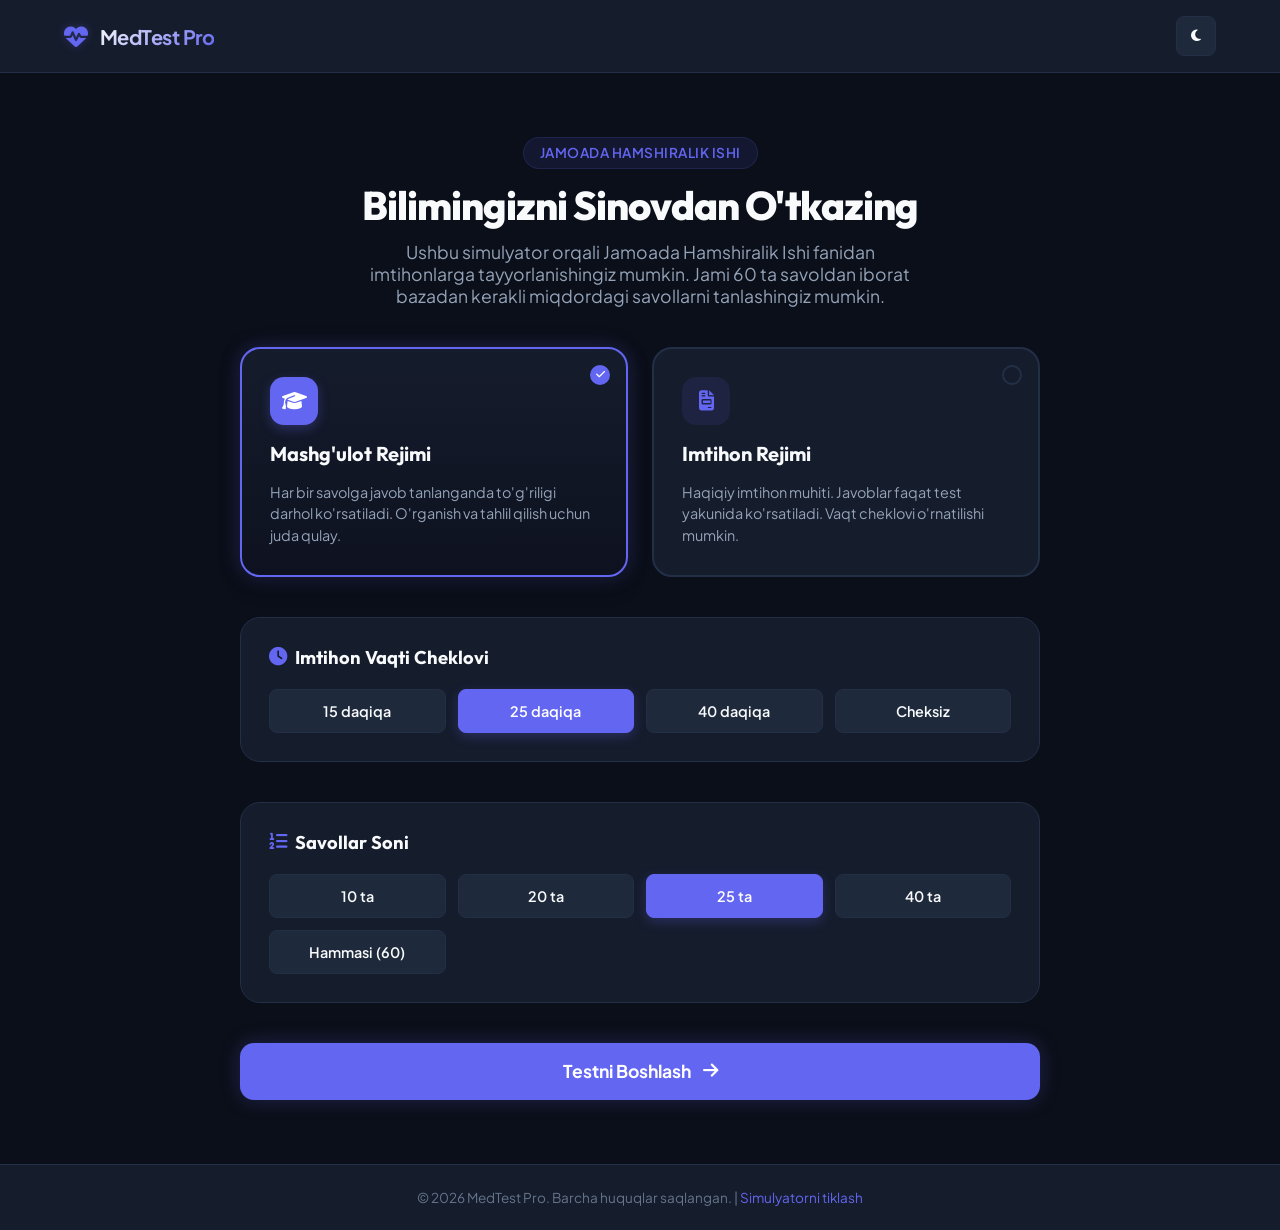
<file: Jamoada hamshiralik ishi - TEST.html>
<!DOCTYPE html>
<html lang="uz">
<head>
    <meta charset="UTF-8">
    <meta name="viewport" content="width=device-width, initial-scale=1.0">
    <title>Jamoada Hamshiralik Ishi - Test Simulyatori</title>
    <!-- Google Fonts -->
    <link rel="preconnect" href="https://fonts.googleapis.com">
    <link rel="preconnect" href="https://fonts.gstatic.com" crossorigin>
    <link href="https://fonts.googleapis.com/css2?family=Outfit:wght@300;400;500;600;700;800&family=Plus+Jakarta+Sans:wght@300;400;500;600;700&display=swap" rel="stylesheet">
    <!-- FontAwesome for icons -->
    <link rel="stylesheet" href="https://cdnjs.cloudflare.com/ajax/libs/font-awesome/6.4.0/css/all.min.css">
    
    <style>
        :root {
            /* Dark Theme (Default) */
            --bg-main: #0b0f19;
            --bg-card: #151c2c;
            --bg-card-hover: #1e293b;
            --border-color: #222f47;
            --text-primary: #f8fafc;
            --text-secondary: #94a3b8;
            --text-muted: #64748b;
            
            --accent-primary: #6366f1;
            --accent-primary-rgb: 99, 102, 241;
            --accent-hover: #4f46e5;
            
            --success: #10b981;
            --success-bg: rgba(16, 185, 129, 0.15);
            --success-border: rgba(16, 185, 129, 0.3);
            
            --danger: #f43f5e;
            --danger-bg: rgba(244, 63, 94, 0.15);
            --danger-border: rgba(244, 63, 94, 0.3);
            
            --warning: #f59e0b;
            --warning-bg: rgba(245, 158, 11, 0.15);
            --warning-border: rgba(245, 158, 11, 0.3);
            
            --info: #06b6d4;
            --info-bg: rgba(6, 182, 212, 0.15);
            
            --shadow-sm: 0 2px 8px rgba(0, 0, 0, 0.15);
            --shadow-md: 0 8px 24px rgba(0, 0, 0, 0.2);
            --shadow-lg: 0 16px 40px rgba(0, 0, 0, 0.3);
            --shadow-accent: 0 0 20px rgba(99, 102, 241, 0.25);
            
            --radius-sm: 8px;
            --radius-md: 14px;
            --radius-lg: 20px;
            --radius-full: 9999px;
            
            --transition: all 0.25s cubic-bezier(0.4, 0, 0.2, 1);
        }

        .light-theme {
            /* Light Theme Overrides */
            --bg-main: #f8fafc;
            --bg-card: #ffffff;
            --bg-card-hover: #f1f5f9;
            --border-color: #e2e8f0;
            --text-primary: #0f172a;
            --text-secondary: #475569;
            --text-muted: #94a3b8;
            
            --accent-primary: #4f46e5;
            --accent-primary-rgb: 79, 70, 229;
            --accent-hover: #4338ca;
            
            --success-bg: rgba(16, 185, 129, 0.1);
            --danger-bg: rgba(244, 63, 94, 0.1);
            --warning-bg: rgba(245, 158, 11, 0.1);
            --info-bg: rgba(6, 182, 212, 0.1);
            
            --shadow-sm: 0 2px 8px rgba(99, 102, 241, 0.04);
            --shadow-md: 0 8px 24px rgba(99, 102, 241, 0.08);
            --shadow-lg: 0 16px 40px rgba(99, 102, 241, 0.12);
            --shadow-accent: 0 0 20px rgba(79, 70, 229, 0.15);
        }

        * {
            box-sizing: border-box;
            margin: 0;
            padding: 0;
            font-family: 'Plus Jakarta Sans', sans-serif;
            -webkit-tap-highlight-color: transparent;
        }

        body {
            background-color: var(--bg-main);
            color: var(--text-primary);
            min-height: 100vh;
            display: flex;
            flex-direction: column;
            transition: var(--transition);
            overflow-x: hidden;
        }

        header {
            border-bottom: 1px solid var(--border-color);
            background-color: var(--bg-card);
            backdrop-filter: blur(10px);
            position: sticky;
            top: 0;
            z-index: 50;
            transition: var(--transition);
        }

        .header-container {
            max-width: 1200px;
            margin: 0 auto;
            padding: 1rem 1.5rem;
            display: flex;
            justify-content: space-between;
            align-items: center;
        }

        .logo {
            display: flex;
            align-items: center;
            gap: 0.75rem;
            text-decoration: none;
            color: var(--text-primary);
            font-weight: 700;
            font-size: 1.25rem;
            font-family: 'Outfit', sans-serif;
            letter-spacing: -0.5px;
        }

        .logo i {
            color: var(--accent-primary);
            font-size: 1.5rem;
            filter: drop-shadow(0 0 4px rgba(var(--accent-primary-rgb), 0.3));
        }

        .logo span {
            background: linear-gradient(135deg, var(--text-primary), var(--accent-primary));
            -webkit-background-clip: text;
            -webkit-text-fill-color: transparent;
        }

        .header-actions {
            display: flex;
            align-items: center;
            gap: 1rem;
        }

        .theme-toggle-btn {
            background: var(--bg-card-hover);
            border: 1px solid var(--border-color);
            color: var(--text-primary);
            padding: 0.6rem;
            border-radius: var(--radius-sm);
            cursor: pointer;
            width: 40px;
            height: 40px;
            display: flex;
            align-items: center;
            justify-content: center;
            transition: var(--transition);
        }

        .theme-toggle-btn:hover {
            border-color: var(--accent-primary);
            color: var(--accent-primary);
            transform: translateY(-2px);
        }

        .container {
            max-width: 1200px;
            width: 100%;
            margin: 0 auto;
            padding: 2rem 1.5rem;
            flex: 1;
            display: flex;
            flex-direction: column;
        }

        /* SCREEN: START SCREEN */
        .screen-start {
            max-width: 800px;
            margin: 2rem auto;
            width: 100%;
            display: flex;
            flex-direction: column;
            gap: 2.5rem;
            animation: fadeIn 0.4s ease-out;
        }

        @keyframes fadeIn {
            from { opacity: 0; transform: translateY(15px); }
            to { opacity: 1; transform: translateY(0); }
        }

        .hero-section {
            text-align: center;
            display: flex;
            flex-direction: column;
            gap: 0.75rem;
        }

        .hero-badge {
            background: rgba(var(--accent-primary-rgb), 0.1);
            color: var(--accent-primary);
            padding: 0.4rem 1rem;
            border-radius: var(--radius-full);
            font-size: 0.85rem;
            font-weight: 600;
            display: inline-block;
            margin: 0 auto;
            border: 1px solid rgba(var(--accent-primary-rgb), 0.15);
            letter-spacing: 0.5px;
            text-transform: uppercase;
        }

        .hero-section h1 {
            font-family: 'Outfit', sans-serif;
            font-size: 2.5rem;
            font-weight: 800;
            line-height: 1.2;
            letter-spacing: -1px;
        }

        .hero-section p {
            color: var(--text-secondary);
            font-size: 1.1rem;
            max-width: 550px;
            margin: 0 auto;
        }

        .config-cards {
            display: grid;
            grid-template-columns: 1fr 1fr;
            gap: 1.5rem;
        }

        @media (max-width: 640px) {
            .config-cards {
                grid-template-columns: 1fr;
            }
        }

        .mode-card {
            background-color: var(--bg-card);
            border: 2px solid var(--border-color);
            border-radius: var(--radius-lg);
            padding: 1.75rem;
            cursor: pointer;
            display: flex;
            flex-direction: column;
            gap: 1rem;
            transition: var(--transition);
            position: relative;
            overflow: hidden;
        }

        .mode-card:hover {
            border-color: rgba(var(--accent-primary-rgb), 0.5);
            transform: translateY(-4px);
            box-shadow: var(--shadow-md);
        }

        .mode-card.active {
            border-color: var(--accent-primary);
            box-shadow: var(--shadow-accent), var(--shadow-md);
            background: linear-gradient(180deg, var(--bg-card) 0%, rgba(var(--accent-primary-rgb), 0.03) 100%);
        }

        .mode-icon {
            width: 48px;
            height: 48px;
            border-radius: var(--radius-md);
            background: rgba(var(--accent-primary-rgb), 0.1);
            color: var(--accent-primary);
            display: flex;
            align-items: center;
            justify-content: center;
            font-size: 1.25rem;
            transition: var(--transition);
        }

        .mode-card.active .mode-icon {
            background: var(--accent-primary);
            color: white;
            box-shadow: 0 4px 12px rgba(var(--accent-primary-rgb), 0.3);
        }

        .mode-card h3 {
            font-family: 'Outfit', sans-serif;
            font-size: 1.25rem;
            font-weight: 700;
        }

        .mode-card p {
            color: var(--text-secondary);
            font-size: 0.9rem;
            line-height: 1.5;
        }

        .mode-select-indicator {
            position: absolute;
            top: 1rem;
            right: 1rem;
            width: 20px;
            height: 20px;
            border-radius: var(--radius-full);
            border: 2px solid var(--border-color);
            display: flex;
            align-items: center;
            justify-content: center;
            transition: var(--transition);
        }

        .mode-card.active .mode-select-indicator {
            border-color: var(--accent-primary);
            background-color: var(--accent-primary);
        }

        .mode-card.active .mode-select-indicator::after {
            content: "\f00c";
            font-family: "Font Awesome 5 Free";
            font-weight: 900;
            color: white;
            font-size: 0.65rem;
        }

        /* Timer Option UI */
        .settings-card {
            background-color: var(--bg-card);
            border: 1px solid var(--border-color);
            border-radius: var(--radius-lg);
            padding: 1.75rem;
            display: flex;
            flex-direction: column;
            gap: 1.25rem;
        }

        .settings-card h3 {
            font-family: 'Outfit', sans-serif;
            font-size: 1.15rem;
            font-weight: 700;
            display: flex;
            align-items: center;
            gap: 0.5rem;
        }

        .settings-card h3 i {
            color: var(--accent-primary);
        }

        .timer-options {
            display: grid;
            grid-template-columns: repeat(4, 1fr);
            gap: 0.75rem;
        }

        @media (max-width: 480px) {
            .timer-options {
                grid-template-columns: repeat(2, 1fr);
            }
        }

        .timer-btn {
            background: var(--bg-card-hover);
            border: 1px solid var(--border-color);
            color: var(--text-primary);
            padding: 0.75rem;
            border-radius: var(--radius-sm);
            cursor: pointer;
            font-weight: 600;
            font-size: 0.9rem;
            transition: var(--transition);
            text-align: center;
        }

        .timer-btn:hover {
            border-color: var(--accent-primary);
            color: var(--accent-primary);
        }

        .timer-btn.active {
            background-color: var(--accent-primary);
            border-color: var(--accent-primary);
            color: white;
            box-shadow: 0 4px 12px rgba(var(--accent-primary-rgb), 0.25);
        }

        .start-btn {
            background-color: var(--accent-primary);
            color: white;
            border: none;
            padding: 1.1rem 2rem;
            font-size: 1.1rem;
            font-weight: 700;
            border-radius: var(--radius-md);
            cursor: pointer;
            display: flex;
            align-items: center;
            justify-content: center;
            gap: 0.75rem;
            transition: var(--transition);
            box-shadow: var(--shadow-accent);
            width: 100%;
        }

        .start-btn:hover {
            background-color: var(--accent-hover);
            transform: translateY(-2px);
            box-shadow: 0 6px 20px rgba(var(--accent-primary-rgb), 0.4);
        }

        .start-btn:active {
            transform: translateY(0);
        }

        /* History panel */
        .history-card {
            background-color: var(--bg-card);
            border: 1px solid var(--border-color);
            border-radius: var(--radius-lg);
            padding: 1.75rem;
            display: flex;
            flex-direction: column;
            gap: 1.25rem;
        }

        .history-header {
            display: flex;
            justify-content: space-between;
            align-items: center;
        }

        .history-header h3 {
            font-family: 'Outfit', sans-serif;
            font-size: 1.15rem;
            font-weight: 700;
            display: flex;
            align-items: center;
            gap: 0.5rem;
        }

        .history-header h3 i {
            color: var(--accent-primary);
        }

        .clear-history-btn {
            background: none;
            border: none;
            color: var(--danger);
            font-weight: 600;
            font-size: 0.85rem;
            cursor: pointer;
            display: flex;
            align-items: center;
            gap: 0.25rem;
            transition: var(--transition);
        }

        .clear-history-btn:hover {
            color: #ff5a79;
            text-decoration: underline;
        }

        .history-list {
            display: flex;
            flex-direction: column;
            gap: 0.75rem;
            max-height: 250px;
            overflow-y: auto;
            padding-right: 0.25rem;
        }

        .history-item {
            display: flex;
            justify-content: space-between;
            align-items: center;
            padding: 0.9rem 1.2rem;
            background: var(--bg-card-hover);
            border-radius: var(--radius-sm);
            border: 1px solid var(--border-color);
            font-size: 0.9rem;
            transition: var(--transition);
        }

        .history-item-details {
            display: flex;
            flex-direction: column;
            gap: 0.25rem;
        }

        .history-mode {
            font-weight: 600;
            font-size: 0.85rem;
            padding: 0.15rem 0.5rem;
            border-radius: var(--radius-full);
            display: inline-block;
            width: fit-content;
        }

        .history-mode.exam {
            background-color: rgba(99, 102, 241, 0.15);
            color: #818cf8;
        }

        .history-mode.practice {
            background-color: rgba(6, 182, 212, 0.15);
            color: #22d3ee;
        }

        .history-date {
            color: var(--text-muted);
            font-size: 0.75rem;
        }

        .history-score-wrapper {
            text-align: right;
        }

        .history-score {
            font-size: 1.15rem;
            font-weight: 800;
            font-family: 'Outfit', sans-serif;
            color: var(--success);
        }

        .history-score.fail {
            color: var(--danger);
        }

        .history-stats {
            font-size: 0.75rem;
            color: var(--text-secondary);
        }

        .history-empty {
            text-align: center;
            color: var(--text-muted);
            padding: 2rem 0;
            font-style: italic;
        }

        /* SCREEN: ACTIVE QUIZ SCREEN */
        .screen-quiz {
            display: none;
            grid-template-columns: 1fr 340px;
            gap: 1.5rem;
            animation: fadeIn 0.4s ease-out;
        }

        @media (max-width: 992px) {
            .screen-quiz {
                grid-template-columns: 1fr;
            }
        }

        /* Main Area */
        .quiz-main {
            display: flex;
            flex-direction: column;
            gap: 1.5rem;
        }

        /* Progress Info Card */
        .quiz-progress-card {
            background-color: var(--bg-card);
            border: 1px solid var(--border-color);
            border-radius: var(--radius-lg);
            padding: 1.25rem;
            display: flex;
            flex-direction: column;
            gap: 0.75rem;
        }

        .progress-meta {
            display: flex;
            justify-content: space-between;
            align-items: center;
            font-size: 0.9rem;
        }

        .progress-title {
            font-weight: 700;
            font-family: 'Outfit', sans-serif;
        }

        .progress-percent {
            color: var(--accent-primary);
            font-weight: 700;
        }

        .progress-track {
            height: 8px;
            background-color: var(--border-color);
            border-radius: var(--radius-full);
            overflow: hidden;
        }

        .progress-fill {
            height: 100%;
            background: linear-gradient(90deg, var(--accent-primary) 0%, var(--info) 100%);
            border-radius: var(--radius-full);
            width: 0%;
            transition: width 0.3s cubic-bezier(0.4, 0, 0.2, 1);
        }

        /* Question Card */
        .question-card {
            background-color: var(--bg-card);
            border: 1px solid var(--border-color);
            border-radius: var(--radius-lg);
            padding: 2rem;
            display: flex;
            flex-direction: column;
            gap: 1.5rem;
            box-shadow: var(--shadow-sm);
            position: relative;
        }

        .question-header {
            display: flex;
            justify-content: space-between;
            align-items: center;
            border-bottom: 1px solid var(--border-color);
            padding-bottom: 1rem;
        }

        .question-number {
            font-size: 0.85rem;
            font-weight: 700;
            color: var(--text-muted);
            text-transform: uppercase;
            letter-spacing: 0.5px;
        }

        .question-badge {
            font-size: 0.85rem;
            font-weight: 600;
            padding: 0.25rem 0.75rem;
            border-radius: var(--radius-full);
        }

        .question-badge.exam {
            background-color: rgba(99, 102, 241, 0.15);
            color: #818cf8;
        }

        .question-badge.practice {
            background-color: rgba(6, 182, 212, 0.15);
            color: #22d3ee;
        }

        .question-text {
            font-size: 1.2rem;
            font-weight: 600;
            line-height: 1.6;
        }

        .options-container {
            display: flex;
            flex-direction: column;
            gap: 0.75rem;
        }

        .option-btn {
            background-color: var(--bg-card);
            border: 1px solid var(--border-color);
            color: var(--text-primary);
            padding: 1.1rem 1.5rem;
            border-radius: var(--radius-md);
            cursor: pointer;
            display: flex;
            align-items: flex-start;
            gap: 1rem;
            font-size: 0.95rem;
            line-height: 1.5;
            text-align: left;
            transition: var(--transition);
            position: relative;
            outline: none;
        }

        .option-btn:hover {
            border-color: rgba(var(--accent-primary-rgb), 0.5);
            background-color: var(--bg-card-hover);
            transform: translateX(4px);
        }

        .option-btn.selected {
            border-color: var(--accent-primary);
            background-color: rgba(var(--accent-primary-rgb), 0.08);
            box-shadow: 0 0 15px rgba(var(--accent-primary-rgb), 0.1);
        }

        .option-letter {
            width: 24px;
            height: 24px;
            border-radius: var(--radius-full);
            background-color: var(--border-color);
            color: var(--text-secondary);
            display: flex;
            align-items: center;
            justify-content: center;
            font-weight: 700;
            font-size: 0.8rem;
            flex-shrink: 0;
            transition: var(--transition);
        }

        .option-btn:hover .option-letter {
            background-color: var(--accent-primary);
            color: white;
        }

        .option-btn.selected .option-letter {
            background-color: var(--accent-primary);
            color: white;
        }

        .option-text {
            flex: 1;
        }

        /* Practice feedback styles */
        .option-btn.practice-correct {
            border-color: var(--success) !important;
            background-color: var(--success-bg) !important;
        }

        .option-btn.practice-correct .option-letter {
            background-color: var(--success) !important;
            color: white !important;
        }

        .option-btn.practice-incorrect {
            border-color: var(--danger) !important;
            background-color: var(--danger-bg) !important;
        }

        .option-btn.practice-incorrect .option-letter {
            background-color: var(--danger) !important;
            color: white !important;
        }

        .practice-feedback {
            margin-top: 1rem;
            padding: 1rem 1.25rem;
            border-radius: var(--radius-md);
            display: none;
            animation: fadeIn 0.3s ease-out;
        }

        .practice-feedback.correct {
            display: flex;
            align-items: center;
            gap: 0.75rem;
            background-color: var(--success-bg);
            border: 1px solid var(--success-border);
            color: var(--success);
        }

        .practice-feedback.incorrect {
            display: flex;
            align-items: center;
            gap: 0.75rem;
            background-color: var(--danger-bg);
            border: 1px solid var(--danger-border);
            color: var(--danger);
        }

        .practice-feedback i {
            font-size: 1.2rem;
        }

        .practice-feedback-text {
            font-size: 0.95rem;
            font-weight: 600;
        }

        /* Nav controls */
        .quiz-controls {
            display: flex;
            justify-content: space-between;
            align-items: center;
            margin-top: 1.5rem;
            gap: 1rem;
        }

        .control-btn {
            background-color: var(--bg-card);
            border: 1px solid var(--border-color);
            color: var(--text-primary);
            padding: 0.85rem 1.5rem;
            border-radius: var(--radius-md);
            cursor: pointer;
            font-weight: 600;
            font-size: 0.95rem;
            display: flex;
            align-items: center;
            gap: 0.5rem;
            transition: var(--transition);
        }

        .control-btn:hover {
            border-color: var(--text-secondary);
            background-color: var(--bg-card-hover);
        }

        .control-btn.primary {
            background-color: var(--accent-primary);
            border-color: var(--accent-primary);
            color: white;
        }

        .control-btn.primary:hover {
            background-color: var(--accent-hover);
            box-shadow: var(--shadow-accent);
        }

        .control-btn:disabled {
            opacity: 0.4;
            cursor: not-allowed;
            pointer-events: none;
        }

        .flag-btn {
            color: var(--text-muted);
        }

        .flag-btn.flagged {
            color: var(--warning);
            border-color: var(--warning-border);
            background-color: var(--warning-bg);
        }

        .flag-btn.flagged i {
            animation: bounce 0.3s ease;
        }

        @keyframes bounce {
            0%, 100% { transform: scale(1); }
            50% { transform: scale(1.3); }
        }

        /* Sidebar Widget */
        .quiz-sidebar {
            display: flex;
            flex-direction: column;
            gap: 1.5rem;
        }

        .sidebar-card {
            background-color: var(--bg-card);
            border: 1px solid var(--border-color);
            border-radius: var(--radius-lg);
            padding: 1.5rem;
            display: flex;
            flex-direction: column;
            gap: 1.25rem;
        }

        .timer-widget {
            display: flex;
            align-items: center;
            justify-content: center;
            gap: 0.75rem;
            font-family: 'Outfit', sans-serif;
            font-size: 1.8rem;
            font-weight: 700;
            color: var(--text-primary);
            border: 2px solid var(--border-color);
            border-radius: var(--radius-md);
            padding: 0.75rem;
            background: var(--bg-main);
        }

        .timer-widget i {
            color: var(--accent-primary);
        }

        .timer-widget.warning {
            border-color: var(--danger);
            color: var(--danger);
            animation: pulse-red 1s infinite alternate;
        }

        .timer-widget.warning i {
            color: var(--danger);
        }

        @keyframes pulse-red {
            from { box-shadow: 0 0 2px rgba(244, 63, 94, 0.2); }
            to { box-shadow: 0 0 15px rgba(244, 63, 94, 0.45); }
        }

        .grid-header {
            display: flex;
            justify-content: space-between;
            align-items: center;
            border-bottom: 1px solid var(--border-color);
            padding-bottom: 0.75rem;
        }

        .grid-title {
            font-family: 'Outfit', sans-serif;
            font-size: 1rem;
            font-weight: 700;
        }

        .grid-stats {
            font-size: 0.75rem;
            color: var(--text-muted);
            font-weight: 600;
        }

        .questions-grid {
            display: grid;
            grid-template-columns: repeat(5, 1fr);
            gap: 0.5rem;
        }

        .grid-cell {
            aspect-ratio: 1;
            border-radius: var(--radius-sm);
            background-color: var(--bg-card-hover);
            border: 1px solid var(--border-color);
            color: var(--text-secondary);
            font-weight: 700;
            font-size: 0.9rem;
            display: flex;
            align-items: center;
            justify-content: center;
            cursor: pointer;
            transition: var(--transition);
            position: relative;
        }

        .grid-cell:hover {
            border-color: var(--accent-primary);
            color: var(--accent-primary);
        }

        .grid-cell.active {
            border-color: var(--accent-primary);
            background-color: rgba(var(--accent-primary-rgb), 0.15);
            color: var(--accent-primary);
            box-shadow: 0 0 8px rgba(var(--accent-primary-rgb), 0.3);
            transform: scale(1.05);
        }

        /* States of answered grid */
        .grid-cell.answered {
            background-color: rgba(var(--accent-primary-rgb), 0.25);
            border-color: var(--accent-primary);
            color: var(--text-primary);
        }

        .grid-cell.flagged::after {
            content: "";
            position: absolute;
            top: 2px;
            right: 2px;
            width: 6px;
            height: 6px;
            border-radius: var(--radius-full);
            background-color: var(--warning);
            box-shadow: 0 0 4px var(--warning);
        }

        .grid-cell.correct-ans {
            background-color: var(--success) !important;
            border-color: var(--success) !important;
            color: white !important;
        }

        .grid-cell.incorrect-ans {
            background-color: var(--danger) !important;
            border-color: var(--danger) !important;
            color: white !important;
        }

        .legend-grid {
            display: grid;
            grid-template-columns: 1fr 1fr;
            gap: 0.5rem;
            font-size: 0.75rem;
            color: var(--text-secondary);
            border-top: 1px solid var(--border-color);
            padding-top: 0.75rem;
        }

        .legend-item {
            display: flex;
            align-items: center;
            gap: 0.35rem;
        }

        .legend-color {
            width: 12px;
            height: 12px;
            border-radius: 3px;
        }

        .legend-color.unanswered {
            background-color: var(--bg-card-hover);
            border: 1px solid var(--border-color);
        }

        .legend-color.answered {
            background-color: rgba(99, 102, 241, 0.25);
            border: 1px solid var(--accent-primary);
        }

        .legend-color.flagged {
            background-color: var(--bg-card-hover);
            border: 1px solid var(--border-color);
            position: relative;
        }

        .legend-color.flagged::after {
            content: "";
            position: absolute;
            top: 2px;
            right: 2px;
            width: 6px;
            height: 6px;
            border-radius: var(--radius-full);
            background-color: var(--warning);
        }

        .finish-test-btn {
            background-color: var(--danger);
            color: white;
            border: none;
            padding: 0.9rem;
            border-radius: var(--radius-md);
            font-weight: 700;
            font-size: 0.95rem;
            cursor: pointer;
            width: 100%;
            display: flex;
            align-items: center;
            justify-content: center;
            gap: 0.5rem;
            transition: var(--transition);
            box-shadow: 0 4px 12px rgba(244, 63, 94, 0.2);
        }

        .finish-test-btn:hover {
            background-color: #e11d48;
            box-shadow: 0 6px 16px rgba(244, 63, 94, 0.35);
            transform: translateY(-1px);
        }

        /* SCREEN: RESULTS SCREEN */
        .screen-results {
            display: none;
            max-width: 900px;
            margin: 0 auto;
            width: 100%;
            flex-direction: column;
            gap: 2rem;
            animation: fadeIn 0.4s ease-out;
        }

        .results-summary-card {
            background-color: var(--bg-card);
            border: 1px solid var(--border-color);
            border-radius: var(--radius-lg);
            padding: 2.5rem;
            display: grid;
            grid-template-columns: 240px 1fr;
            gap: 2.5rem;
            align-items: center;
            box-shadow: var(--shadow-md);
        }

        @media (max-width: 680px) {
            .results-summary-card {
                grid-template-columns: 1fr;
                text-align: center;
                padding: 2rem;
                gap: 1.5rem;
            }
        }

        .score-radial-wrapper {
            display: flex;
            flex-direction: column;
            align-items: center;
            justify-content: center;
            gap: 0.75rem;
        }

        .radial-progress {
            position: relative;
            width: 160px;
            height: 160px;
        }

        .radial-progress svg {
            width: 100%;
            height: 100%;
            transform: rotate(-90deg);
        }

        .radial-progress circle {
            fill: none;
            stroke-width: 12;
            stroke-linecap: round;
        }

        .radial-progress .circle-bg {
            stroke: var(--border-color);
        }

        .radial-progress .circle-fill {
            stroke: var(--accent-primary);
            stroke-dasharray: 439.8; /* 2 * PI * r (r=70) */
            stroke-dashoffset: 439.8;
            transition: stroke-dashoffset 1s ease-out;
        }

        .radial-score-text {
            position: absolute;
            top: 50%;
            left: 50%;
            transform: translate(-50%, -50%);
            text-align: center;
        }

        .radial-score-num {
            font-size: 2.2rem;
            font-weight: 800;
            font-family: 'Outfit', sans-serif;
            line-height: 1;
        }

        .radial-score-lbl {
            font-size: 0.75rem;
            color: var(--text-muted);
            font-weight: 600;
            text-transform: uppercase;
            letter-spacing: 0.5px;
        }

        .results-details-wrapper {
            display: flex;
            flex-direction: column;
            gap: 1.25rem;
        }

        .results-title {
            font-family: 'Outfit', sans-serif;
            font-size: 1.8rem;
            font-weight: 800;
        }

        .results-verdict {
            font-weight: 600;
            font-size: 1.05rem;
            color: var(--text-secondary);
        }

        .metrics-grid {
            display: grid;
            grid-template-columns: repeat(3, 1fr);
            gap: 1rem;
        }

        @media (max-width: 480px) {
            .metrics-grid {
                grid-template-columns: 1fr;
            }
        }

        .metric-card {
            background-color: var(--bg-card-hover);
            border: 1px solid var(--border-color);
            padding: 1rem;
            border-radius: var(--radius-md);
            display: flex;
            flex-direction: column;
            gap: 0.25rem;
        }

        .metric-val {
            font-size: 1.4rem;
            font-weight: 700;
            font-family: 'Outfit', sans-serif;
        }

        .metric-val.correct {
            color: var(--success);
        }

        .metric-val.incorrect {
            color: var(--danger);
        }

        .metric-lbl {
            font-size: 0.8rem;
            color: var(--text-muted);
            font-weight: 500;
        }

        .results-actions {
            display: flex;
            gap: 1rem;
            margin-top: 0.5rem;
        }

        @media (max-width: 680px) {
            .results-actions {
                justify-content: center;
            }
        }

        /* Review List section */
        .review-section {
            display: flex;
            flex-direction: column;
            gap: 1rem;
        }

        .review-section h3 {
            font-family: 'Outfit', sans-serif;
            font-size: 1.3rem;
            font-weight: 700;
            margin-bottom: 0.5rem;
        }

        .review-card {
            background-color: var(--bg-card);
            border: 1px solid var(--border-color);
            border-radius: var(--radius-md);
            padding: 1.5rem;
            display: flex;
            flex-direction: column;
            gap: 1rem;
        }

        .review-card.correct {
            border-left: 4px solid var(--success);
        }

        .review-card.incorrect {
            border-left: 4px solid var(--danger);
        }

        .review-card.unanswered {
            border-left: 4px solid var(--warning);
        }

        .review-card-header {
            display: flex;
            justify-content: space-between;
            align-items: flex-start;
            gap: 1rem;
            font-size: 0.85rem;
            font-weight: 700;
        }

        .review-q-num {
            color: var(--text-muted);
            text-transform: uppercase;
        }

        .review-status-badge {
            padding: 0.2rem 0.6rem;
            border-radius: var(--radius-full);
            font-size: 0.75rem;
        }

        .review-status-badge.correct {
            background-color: var(--success-bg);
            color: var(--success);
        }

        .review-status-badge.incorrect {
            background-color: var(--danger-bg);
            color: var(--danger);
        }

        .review-status-badge.unanswered {
            background-color: var(--warning-bg);
            color: var(--warning);
        }

        .review-q-text {
            font-weight: 600;
            font-size: 1.05rem;
            line-height: 1.5;
        }

        .review-options {
            display: flex;
            flex-direction: column;
            gap: 0.5rem;
        }

        .review-option {
            padding: 0.8rem 1.2rem;
            border-radius: var(--radius-sm);
            border: 1px solid var(--border-color);
            background-color: var(--bg-card);
            font-size: 0.9rem;
            display: flex;
            align-items: center;
            gap: 0.75rem;
        }

        .review-option.correct {
            background-color: var(--success-bg);
            border-color: var(--success);
            color: var(--success);
            font-weight: 600;
        }

        .review-option.user-incorrect {
            background-color: var(--danger-bg);
            border-color: var(--danger);
            color: var(--danger);
            font-weight: 600;
        }

        .review-option-badge {
            width: 20px;
            height: 20px;
            border-radius: var(--radius-full);
            background-color: var(--border-color);
            color: var(--text-secondary);
            font-size: 0.75rem;
            font-weight: 700;
            display: flex;
            align-items: center;
            justify-content: center;
            flex-shrink: 0;
        }

        .review-option.correct .review-option-badge {
            background-color: var(--success);
            color: white;
        }

        .review-option.user-incorrect .review-option-badge {
            background-color: var(--danger);
            color: white;
        }

        /* MODAL FOR CONFIRM FINISH */
        .modal-overlay {
            position: fixed;
            top: 0;
            left: 0;
            right: 0;
            bottom: 0;
            background-color: rgba(0, 0, 0, 0.65);
            backdrop-filter: blur(4px);
            z-index: 100;
            display: none;
            align-items: center;
            justify-content: center;
            padding: 1.5rem;
        }

        .modal-card {
            background-color: var(--bg-card);
            border: 1px solid var(--border-color);
            border-radius: var(--radius-lg);
            max-width: 450px;
            width: 100%;
            padding: 2rem;
            display: flex;
            flex-direction: column;
            gap: 1.5rem;
            box-shadow: var(--shadow-lg);
            animation: modalScale 0.25s cubic-bezier(0.34, 1.56, 0.64, 1);
        }

        @keyframes modalScale {
            from { transform: scale(0.9); opacity: 0; }
            to { transform: scale(1); opacity: 1; }
        }

        .modal-header {
            display: flex;
            align-items: center;
            gap: 0.75rem;
        }

        .modal-header i {
            color: var(--warning);
            font-size: 1.75rem;
        }

        .modal-header h3 {
            font-family: 'Outfit', sans-serif;
            font-size: 1.3rem;
            font-weight: 700;
        }

        .modal-body p {
            color: var(--text-secondary);
            font-size: 0.95rem;
            line-height: 1.6;
        }

        .modal-actions {
            display: flex;
            justify-content: flex-end;
            gap: 0.75rem;
        }

        .modal-btn {
            padding: 0.75rem 1.25rem;
            border-radius: var(--radius-md);
            font-weight: 600;
            font-size: 0.9rem;
            cursor: pointer;
            border: 1px solid var(--border-color);
            background: var(--bg-card-hover);
            color: var(--text-primary);
            transition: var(--transition);
        }

        .modal-btn:hover {
            border-color: var(--text-secondary);
        }

        .modal-btn.confirm {
            background-color: var(--danger);
            border-color: var(--danger);
            color: white;
        }

        .modal-btn.confirm:hover {
            background-color: #e11d48;
            box-shadow: 0 4px 12px rgba(244, 63, 94, 0.2);
        }

        /* TOAST SYSTEM */
        .toast-container {
            position: fixed;
            bottom: 24px;
            right: 24px;
            z-index: 1000;
            display: flex;
            flex-direction: column;
            gap: 0.75rem;
        }

        .toast {
            background-color: var(--bg-card);
            border: 1px solid var(--border-color);
            border-left: 4px solid var(--accent-primary);
            color: var(--text-primary);
            padding: 1rem 1.5rem;
            border-radius: var(--radius-sm);
            box-shadow: var(--shadow-lg);
            display: flex;
            align-items: center;
            gap: 0.75rem;
            font-size: 0.9rem;
            font-weight: 600;
            min-width: 250px;
            max-width: 380px;
            animation: slideInRight 0.3s cubic-bezier(0.16, 1, 0.3, 1);
            transition: var(--transition);
        }

        .toast.success { border-left-color: var(--success); }
        .toast.danger { border-left-color: var(--danger); }
        .toast.warning { border-left-color: var(--warning); }

        @keyframes slideInRight {
            from { transform: translateX(100%); opacity: 0; }
            to { transform: translateX(0); opacity: 1; }
        }

        .toast.fade-out {
            transform: translateX(120%);
            opacity: 0;
        }

        footer {
            border-top: 1px solid var(--border-color);
            background-color: var(--bg-card);
            padding: 1.5rem;
            text-align: center;
            font-size: 0.85rem;
            color: var(--text-muted);
            margin-top: auto;
            transition: var(--transition);
        }

        footer a {
            color: var(--accent-primary);
            text-decoration: none;
        }

        footer a:hover {
            text-decoration: underline;
        }
    </style>
</head>
<body>

    <header>
        <div class="header-container">
            <a href="#" class="logo" id="headerLogo">
                <i class="fa-solid fa-heart-pulse"></i>
                <span>MedTest Pro</span>
            </a>
            <div class="header-actions">
                <button class="theme-toggle-btn" id="themeToggleBtn" title="Mavzuni o'zgartirish">
                    <i class="fa-solid fa-moon"></i>
                </button>
            </div>
        </div>
    </header>

    <div class="container">
        
        <!-- ================= SCREEN 1: START SCREEN ================= -->
        <div class="screen-start" id="startScreen">
            <div class="hero-section">
                <div class="hero-badge">Jamoada Hamshiralik Ishi</div>
                <h1>Bilimingizni Sinovdan O'tkazing</h1>
                <p>Ushbu simulyator orqali Jamoada Hamshiralik Ishi fanidan imtihonlarga tayyorlanishingiz mumkin. Jami 60 ta savoldan iborat bazadan kerakli miqdordagi savollarni tanlashingiz mumkin.</p>
            </div>

            <div class="config-cards">
                <div class="mode-card active" id="modePracticeCard" onclick="selectMode('practice')">
                    <div class="mode-select-indicator"></div>
                    <div class="mode-icon">
                        <i class="fa-solid fa-graduation-cap"></i>
                    </div>
                    <h3>Mashg'ulot Rejimi</h3>
                    <p>Har bir savolga javob tanlanganda to'g'riligi darhol ko'rsatiladi. O'rganish va tahlil qilish uchun juda qulay.</p>
                </div>
                
                <div class="mode-card" id="modeExamCard" onclick="selectMode('exam')">
                    <div class="mode-select-indicator"></div>
                    <div class="mode-icon">
                        <i class="fa-solid fa-file-invoice"></i>
                    </div>
                    <h3>Imtihon Rejimi</h3>
                    <p>Haqiqiy imtihon muhiti. Javoblar faqat test yakunida ko'rsatiladi. Vaqt cheklovi o'rnatilishi mumkin.</p>
                </div>
            </div>

            <div class="settings-card" id="timerSettingsWrapper">
                <h3><i class="fa-solid fa-clock"></i> Imtihon Vaqti Cheklovi</h3>
                <div class="timer-options">
                    <button class="timer-btn" onclick="selectTimer(15)">15 daqiqa</button>
                    <button class="timer-btn active" onclick="selectTimer(25)">25 daqiqa</button>
                    <button class="timer-btn" onclick="selectTimer(40)">40 daqiqa</button>
                    <button class="timer-btn" onclick="selectTimer(0)">Cheksiz</button>
                </div>
            </div>


            <div class="settings-card" id="questionCountWrapper">
                <h3><i class="fa-solid fa-list-ol"></i> Savollar Soni</h3>
                <div class="timer-options">
                    <button class="timer-btn" onclick="selectQuestionCount(10)">10 ta</button>
                    <button class="timer-btn" onclick="selectQuestionCount(20)">20 ta</button>
                    <button class="timer-btn active" onclick="selectQuestionCount(25)">25 ta</button>
                    <button class="timer-btn" onclick="selectQuestionCount(40)">40 ta</button>
                    <button class="timer-btn" onclick="selectQuestionCount(60)">Hammasi (60)</button>
                </div>
            </div>



            <button class="start-btn" id="startTestBtn">
                <span>Testni Boshlash</span>
                <i class="fa-solid fa-arrow-right"></i>
            </button>

            <!-- Test History Section -->
            <div class="history-card" id="historyCard" style="display: none;">
                <div class="history-header">
                    <h3><i class="fa-solid fa-clock-rotate-left"></i> Avvalgi Natijalar</h3>
                    <button class="clear-history-btn" id="clearHistoryBtn">
                        <i class="fa-solid fa-trash-can"></i> Tarixni tozalash
                    </button>
                </div>
                <div class="history-list" id="historyList">
                    <!-- History items injected here -->
                </div>
            </div>
        </div>

        <!-- ================= SCREEN 2: QUIZ SCREEN ================= -->
        <div class="screen-quiz" id="quizScreen">
            <!-- Main Column -->
            <div class="quiz-main">
                <!-- Progress widget -->
                <div class="quiz-progress-card">
                    <div class="progress-meta">
                        <span class="progress-title" id="progressTitle">Bajarilishi</span>
                        <span class="progress-percent" id="progressPercent">0%</span>
                    </div>
                    <div class="progress-track">
                        <div class="progress-fill" id="progressFill"></div>
                    </div>
                </div>

                <!-- Question details -->
                <div class="question-card" id="questionCard">
                    <div class="question-header">
                        <span class="question-number" id="questionNumLabel">Savol 1 / 25</span>
                        <span class="question-badge practice" id="modeBadge">Mashg'ulot</span>
                    </div>
                    
                    <div class="question-text" id="questionText">
                        Savol matni yuklanmoqda...
                    </div>

                    <div class="options-container" id="optionsContainer">
                        <!-- Options buttons injected here -->
                    </div>

                    <!-- Practice Feedback panel -->
                    <div class="practice-feedback" id="practiceFeedback">
                        <i class="fa-solid fa-circle-check"></i>
                        <span class="practice-feedback-text" id="practiceFeedbackText">To'g'ri javob!</span>
                    </div>

                    <!-- Navigation controls -->
                    <div class="quiz-controls">
                        <button class="control-btn" id="prevBtn">
                            <i class="fa-solid fa-arrow-left"></i>
                            <span>Oldingi</span>
                        </button>
                        <button class="control-btn flag-btn" id="flagBtn" title="Review uchun belgilash">
                            <i class="fa-regular fa-bookmark"></i>
                            <span>Belgilash</span>
                        </button>
                        <button class="control-btn primary" id="nextBtn">
                            <span>Keyingi</span>
                            <i class="fa-solid fa-arrow-right"></i>
                        </button>
                    </div>
                </div>
            </div>

            <!-- Sidebar Column -->
            <div class="quiz-sidebar">
                <!-- Timer widget -->
                <div class="sidebar-card" id="timerWidgetCard">
                    <div class="timer-widget" id="timerDisplay">
                        <i class="fa-solid fa-stopwatch"></i>
                        <span>25:00</span>
                    </div>
                </div>

                <!-- 1-25 Grid widget -->
                <div class="sidebar-card">
                    <div class="grid-header">
                        <span class="grid-title">Savollar</span>
                        <span class="grid-stats" id="gridStats">0 / 25 javob berildi</span>
                    </div>
                    
                    <div class="questions-grid" id="questionsGrid">
                        <!-- 25 grid cells injected here -->
                    </div>

                    <div class="legend-grid">
                        <div class="legend-item">
                            <div class="legend-color unanswered"></div>
                            <span>Javobsiz</span>
                        </div>
                        <div class="legend-item">
                            <div class="legend-color answered"></div>
                            <span>Javob berilgan</span>
                        </div>
                        <div class="legend-item" style="grid-column: span 2;">
                            <div class="legend-color flagged"></div>
                            <span>Qayta ko'rishga belgilangan</span>
                        </div>
                    </div>
                </div>

                <button class="finish-test-btn" id="finishTestBtn">
                    <i class="fa-solid fa-circle-check"></i>
                    <span>Testni yakunlash</span>
                </button>
            </div>
        </div>

        <!-- ================= SCREEN 3: RESULTS SCREEN ================= -->
        <div class="screen-results" id="resultsScreen">
            <div class="results-summary-card">
                <!-- Score Radial -->
                <div class="score-radial-wrapper">
                    <div class="radial-progress">
                        <svg>
                            <circle class="circle-bg" cx="80" cy="80" r="70"></circle>
                            <circle class="circle-fill" id="circleScoreFill" cx="80" cy="80" r="70"></circle>
                        </svg>
                        <div class="radial-score-text">
                            <div class="radial-score-num" id="scorePercentVal">0%</div>
                            <div class="radial-score-lbl">To'g'rilik</div>
                        </div>
                    </div>
                </div>

                <!-- Info summary -->
                <div class="results-details-wrapper">
                    <h2 class="results-title" id="resultsVerdictTitle">Ajoyib Natija!</h2>
                    <p class="results-verdict" id="resultsVerdictDesc">Siz imtihondan muvaffaqiyatli o'tdingiz.</p>
                    
                    <div class="metrics-grid">
                        <div class="metric-card">
                            <span class="metric-val correct" id="correctMetric">0</span>
                            <span class="metric-lbl">To'g'ri</span>
                        </div>
                        <div class="metric-card">
                            <span class="metric-val incorrect" id="incorrectMetric">0</span>
                            <span class="metric-lbl">Noto'g'ri</span>
                        </div>
                        <div class="metric-card">
                            <span class="metric-val" id="timeMetric">00:00</span>
                            <span class="metric-lbl">Sarflangan vaqt</span>
                        </div>
                    </div>

                    <div class="results-actions">
                        <button class="control-btn primary" id="restartTestBtn">
                            <i class="fa-solid fa-rotate-right"></i>
                            <span>Qaytadan topshirish</span>
                        </button>
                        <button class="control-btn" id="homeBtn">
                            <i class="fa-solid fa-house"></i>
                            <span>Bosh sahifa</span>
                        </button>
                    </div>
                </div>
            </div>

            <!-- Review section -->
            <div class="review-section">
                <h3>Xatolarni ko'rib chiqish</h3>
                <div id="reviewCardsList" style="display: flex; flex-direction: column; gap: 1rem;">
                    <!-- Review cards dynamically injected here -->
                </div>
            </div>
        </div>

    </div>

    <!-- ================= CONFIRM SUBMIT MODAL ================= -->
    <div class="modal-overlay" id="confirmModal">
        <div class="modal-card">
            <div class="modal-header">
                <i class="fa-solid fa-circle-exclamation"></i>
                <h3>Testni yakunlaysizmi?</h3>
            </div>
            <div class="modal-body">
                <p id="modalBodyText">Siz hali barcha savollarga javob bermadingiz. Testni yakunlashni tasdiqlaysizmi?</p>
            </div>
            <div class="modal-actions">
                <button class="modal-btn" onclick="closeModal()">Bekor qilish</button>
                <button class="modal-btn confirm" id="modalConfirmBtn">Tasdiqlash</button>
            </div>
        </div>
    </div>

    <!-- Toast Container -->
    <div class="toast-container" id="toastContainer"></div>

    <footer>
        <p>&copy; 2026 MedTest Pro. Barcha huquqlar saqlangan. | <a href="#" id="footerResetLink">Simulyatorni tiklash</a></p>
    </footer>

    <!-- Load questions data first -->
    <script>
// Transformed from Hamshiralik_ishi_yangi_format.docx
const QUESTIONS_DATA = [
  {
    "question": "Jamoa hamshirasining vazifasi nima ?",
    "answers": [
      {
        "text": "Aholini sog lomlashtirish",
        "correct": true
      },
      {
        "text": "Aholiga ijtimoiy yordam berish",
        "correct": false
      },
      {
        "text": "Emlash ishlarini olib borish",
        "correct": false
      },
      {
        "text": "Poliklinikada ishlash",
        "correct": false
      }
    ]
  },
  {
    "question": "Jamoa hamshirasining muloqot qilish madaniyati nima deyiladi?",
    "answers": [
      {
        "text": "Tibbiy deontologoya",
        "correct": false
      },
      {
        "text": "Tibbiyot etikasi",
        "correct": false
      },
      {
        "text": "Tibbiyot estetikasi",
        "correct": false
      },
      {
        "text": "Kommunikatsiya",
        "correct": true
      }
    ]
  },
  {
    "question": "Jamoada bemor muammosi necha xil yig iladi?",
    "answers": [
      {
        "text": "2 xil",
        "correct": true
      },
      {
        "text": "3 xil",
        "correct": false
      },
      {
        "text": "4 xil",
        "correct": false
      },
      {
        "text": "5 xil",
        "correct": false
      }
    ]
  },
  {
    "question": "Jamoa hamshirasining tashxisi nimaga asoslangan bo ladi?",
    "answers": [
      {
        "text": "Bemor ko rinishiga",
        "correct": false
      },
      {
        "text": "Bemor shikoyatlariga",
        "correct": true
      },
      {
        "text": "Shifokor ko rsatmasiga",
        "correct": false
      },
      {
        "text": "Funksional holatiga",
        "correct": false
      }
    ]
  },
  {
    "question": "Uchastka tibbiy hamshirasi sumkasida nima bo ladi?",
    "answers": [
      {
        "text": "daftar, ruchka, dori vositalari",
        "correct": true
      },
      {
        "text": "Kokkompyuter",
        "correct": false
      },
      {
        "text": "Xirurgik asboblar",
        "correct": false
      },
      {
        "text": "Ko zkuzgular",
        "correct": false
      }
    ]
  },
  {
    "question": "QVP nima ?",
    "answers": [
      {
        "text": "Qishloq vrachlik punkti",
        "correct": true
      },
      {
        "text": "Qishloq venerologik punkti",
        "correct": false
      },
      {
        "text": "Qishloq veterinariya punkti",
        "correct": false
      },
      {
        "text": "Qishloq vrachlik parvarishi",
        "correct": false
      }
    ]
  },
  {
    "question": "Ishlatilgan asboblar nimaga botirilgan salfetkaga artiladi?",
    "answers": [
      {
        "text": "0.5 % li xlor oxak eritmasi",
        "correct": false
      },
      {
        "text": "0.5 % li xloramin eritmasi",
        "correct": true
      },
      {
        "text": "5 % li xlor oxak eritmasi",
        "correct": false
      },
      {
        "text": "5 % li xloramin eritmasi",
        "correct": false
      }
    ]
  },
  {
    "question": "Agar bemor yuqumli kasalika gumon qilinsa necha soat ichida SEN ga shoshilinch xabarnoma yuborish kerak ?",
    "answers": [
      {
        "text": "24 soat",
        "correct": false
      },
      {
        "text": "12 soat",
        "correct": true
      },
      {
        "text": ".6 soat",
        "correct": false
      },
      {
        "text": "3 soat",
        "correct": false
      }
    ]
  },
  {
    "question": "O zbekiston Respublikasi oila kodeksining 16-moddasida qaysi holatlar nikoh tuzishga monelik qiladigan holatlar deb ko rsatilgan?",
    "answers": [
      {
        "text": "Tug ish yoshidan o tgan ayollar",
        "correct": false
      },
      {
        "text": "OITS bilan kasallangan yoshlar",
        "correct": false
      },
      {
        "text": "Uy joyga ega bo lmagan moddiy kamchiligi borlar",
        "correct": false
      },
      {
        "text": "Laoqal bittasi ro yhatga olingan boshqa nikohda turgan shaxslar o rtasida",
        "correct": true
      }
    ]
  },
  {
    "question": "O zbekiston Respublikasi oila kodeksining qaysi moddasida nikoh tuzishga qarshilik qiladigan holatlar haqida ko rsatilgan?",
    "answers": [
      {
        "text": "13-modda",
        "correct": false
      },
      {
        "text": "14-modda",
        "correct": false
      },
      {
        "text": "15-modda",
        "correct": false
      },
      {
        "text": "16-modda",
        "correct": true
      }
    ]
  },
  {
    "question": "Qizlar oilaviy hayotga qaysi jihatlardan tayyor bo lishlari kerak?",
    "answers": [
      {
        "text": "Repraduktiv",
        "correct": true
      },
      {
        "text": "Moddiy",
        "correct": false
      },
      {
        "text": "Iqtisodiy",
        "correct": false
      },
      {
        "text": "Ijtimoiy",
        "correct": false
      }
    ]
  },
  {
    "question": "Qizlarning oilaviy hayotga tayyor bo lmagan holda erta turmushga chiqishlari quyidagi holatlarga olib kelmoqda",
    "answers": [
      {
        "text": "Ajralishlarning ko payishi",
        "correct": true
      },
      {
        "text": "Jinoyatning ko payishi",
        "correct": false
      },
      {
        "text": "Ota-onalarning kelishmovchiliklari",
        "correct": false
      },
      {
        "text": "Ijtimoiy xavfsizliklarning oshishi",
        "correct": false
      }
    ]
  },
  {
    "question": "Qizlarning oilaga tayyor bo lmagan holda erta turmushga chiqishlari quyidagi holatlarga olib kelmoqda",
    "answers": [
      {
        "text": "Farzandlarni tarbiya qila olmaslik",
        "correct": false
      },
      {
        "text": "Moddiy yetishmovchiliklar tufayli kelishmovchiliklar",
        "correct": false
      },
      {
        "text": "Ota - onalarning kelishmovchiliklari",
        "correct": false
      },
      {
        "text": "20 yoshgacha bo lgan birinchi bor tug ayotgan yosh ayollar o rtasida o liming ko payishi",
        "correct": true
      }
    ]
  },
  {
    "question": "Nasl - nasab shajarasi bo yicha to g ri tutashgan qarindoshlar o rtasidagi nikoh nimalarga sabab bo ladi ?",
    "answers": [
      {
        "text": "Tibbiy madaniyatning oshishiga",
        "correct": false
      },
      {
        "text": "Irsiy kasalliklar xavfining oshishiga",
        "correct": true
      },
      {
        "text": "Jinsiy yo l bilan yuqadigan kasalliklar ko payishiga",
        "correct": false
      },
      {
        "text": "Salomatlik darajasining oshishiga",
        "correct": false
      }
    ]
  },
  {
    "question": "Yoshlarga jinsiy tarbiya haqidagi boshlang ich bilimlar qachondan berilgani maqul?",
    "answers": [
      {
        "text": "Bog cha yoshidan",
        "correct": false
      },
      {
        "text": "Institut davridan",
        "correct": false
      },
      {
        "text": "Maktab davridan",
        "correct": true
      },
      {
        "text": "Universitet paytida",
        "correct": false
      }
    ]
  },
  {
    "question": "Oila, onalik va bolalikni ijtimoiy muhofaza qilish, nogironlikni oldini olish, sog lom va barkamol avlod yetishtirish maqsadlari doirasida yo lga qo yilgan ishlar?",
    "answers": [
      {
        "text": "“ Sog lom avlod uchun ” xalqaro xayriya jamg armasi tuzildi",
        "correct": true
      },
      {
        "text": "Pediatriya institutiga asos solindi",
        "correct": false
      },
      {
        "text": "Vaqtincha mehnatga layoqatsizlik ma lumotnomasiga asos solindi",
        "correct": false
      },
      {
        "text": "Gerontologiya faniga asos solindi",
        "correct": false
      }
    ]
  },
  {
    "question": "Ayol umri ruhiy va jismoniy o zgarishlarga qarab to g ri ko rsatilgan qatorni ko rsating",
    "answers": [
      {
        "text": "Ona qornidagi davr , yangi chaqaloqlik davri , bolalik davri , jinsiy yetilish davri , jinsiy yetuklik davri , klimakterik davr va menopauza",
        "correct": true
      },
      {
        "text": "Bolalik davri , jinsiy yetilish davri , jinsiy yetuklik davri , klimakterik davr va menopauza",
        "correct": false
      },
      {
        "text": "Ona qornidagi davr , yangi chaqaloqlik davri , bolalik davri , jinsiy yetuklik davri , jinsiy yetilish davri , klimakterik davr va menopauza",
        "correct": false
      },
      {
        "text": "Yangi chaqaloqlik davri , bolalik davri , jinsiy yetilish davri , jinsiy yetuklik davri , klimakterik davr va menopauza",
        "correct": false
      }
    ]
  },
  {
    "question": "Embrional rivojlanishning nechinchi haftasida jinsiy a zolar rivojlana boshlaydi ?",
    "answers": [
      {
        "text": "12-haftasida",
        "correct": false
      },
      {
        "text": "3-4 haftasida",
        "correct": false
      },
      {
        "text": "6-8 haftasidan",
        "correct": true
      },
      {
        "text": "A . Tug ilgandan so ng",
        "correct": false
      }
    ]
  },
  {
    "question": "Ona qornidagi davrda homilaning rivojlanishi va o sishi nimani hisobiga amalga oshiriladi ?",
    "answers": [
      {
        "text": "Tashqi muhitning zararli ta sirlari hisobiga",
        "correct": false
      },
      {
        "text": "Platsentaning qoldiq moddalari hisobiga",
        "correct": false
      },
      {
        "text": "Platsentadan keluvchi gormonlar hisobiga",
        "correct": true
      },
      {
        "text": "Buyraklar hisobiga",
        "correct": false
      }
    ]
  },
  {
    "question": "Respublikamizda nechanchi yilni “ Oila yili” sifatida e lon qilingan?",
    "answers": [
      {
        "text": "1997- yil",
        "correct": false
      },
      {
        "text": "1998- yil",
        "correct": true
      },
      {
        "text": "1999- yil",
        "correct": false
      },
      {
        "text": "2001- yil",
        "correct": false
      }
    ]
  },
  {
    "question": "Ona qornidagi davr qancha vaqt davom etadi ?",
    "answers": [
      {
        "text": "30-32 hafta",
        "correct": false
      },
      {
        "text": "34-hafta",
        "correct": false
      },
      {
        "text": "25-28 hafta",
        "correct": false
      },
      {
        "text": "40 hafta yoki 10 akusherlik oyi",
        "correct": true
      }
    ]
  },
  {
    "question": "Qiz bolalarning shaxsiy gigiyenasining muhim tomonlari qaysilar?",
    "answers": [
      {
        "text": "A . Qizlar o z to shagida uxlashi",
        "correct": true
      },
      {
        "text": "Zarur shaxsiy gigiyena vositalari bo lmasligi",
        "correct": false
      },
      {
        "text": "Kiyimlari kattalarniki bilan yuvilishi",
        "correct": false
      },
      {
        "text": "12 soat uxlashi kerakligi",
        "correct": false
      }
    ]
  },
  {
    "question": "Bolalikning birinchi davrlarida pamperslar qachon qo llanilgani maqsadga muvofiq?",
    "answers": [
      {
        "text": "Faqat tush vaqtida",
        "correct": false
      },
      {
        "text": "Sayr va uyqu oldidan",
        "correct": true
      },
      {
        "text": "Doimo",
        "correct": false
      },
      {
        "text": "Umuman qo llash mumkin emas",
        "correct": false
      }
    ]
  },
  {
    "question": "Menarxe nima ?",
    "answers": [
      {
        "text": "A . Ilk xayz",
        "correct": true
      },
      {
        "text": "A . Oxirgi xayz",
        "correct": false
      },
      {
        "text": "Sut bezining rivojlanishi",
        "correct": false
      },
      {
        "text": "Menopauza",
        "correct": false
      }
    ]
  },
  {
    "question": "Xayz vaqti gigiyenasi qanday?",
    "answers": [
      {
        "text": "Jismoniy tarbiya bilan jadal shug ullanish",
        "correct": false
      },
      {
        "text": "Har soatda hojatxonaga qatnash",
        "correct": false
      },
      {
        "text": "Jismoniy zo riqishdan ehtiyotlab,tashqi jinsiy a zolar ozoda tutiladi",
        "correct": true
      },
      {
        "text": "Maktabga bormasligi tushuntiriladi",
        "correct": false
      }
    ]
  },
  {
    "question": "Jinsiy yetuklik davri necha yoshdan boshlanadi?",
    "answers": [
      {
        "text": "25-30 yoshdan",
        "correct": false
      },
      {
        "text": "16-18 yoshdan",
        "correct": true
      },
      {
        "text": "30 yoshdan",
        "correct": false
      },
      {
        "text": "12 yoshdan",
        "correct": false
      }
    ]
  },
  {
    "question": "Homiladorlik rejalashtirishdan avval qanday ishlarni amalga oshirish kerak?",
    "answers": [
      {
        "text": "2-3 oy oldin tibbiy ko rikdan o tish",
        "correct": true
      },
      {
        "text": "Uyni dezinfeksiyalashtirish",
        "correct": false
      },
      {
        "text": "Suv muolajalarini qabul qilish",
        "correct": false
      },
      {
        "text": "Issiq vanna qilish",
        "correct": false
      }
    ]
  },
  {
    "question": "Reproduktiv yoshdagi asosiy muammolardan biri bu?",
    "answers": [
      {
        "text": "A . Shaxsiy gigiyena qoidalar",
        "correct": false
      },
      {
        "text": "Jinsiy yo l bilan yuqadigan kasalliklar",
        "correct": true
      },
      {
        "text": "Moddiy yetishmovchilik",
        "correct": false
      },
      {
        "text": "Homiladorlik",
        "correct": false
      }
    ]
  },
  {
    "question": "Reproduktiv yoshdagi asosiy muammolardan biri bo lgan jinsiy kasalliklardan himoyalanishning ishonchli yo li?",
    "answers": [
      {
        "text": "Unumli mehnat qilish",
        "correct": false
      },
      {
        "text": "Pala-partish aloqa",
        "correct": false
      },
      {
        "text": "Sog lom turmush tarzi",
        "correct": true
      },
      {
        "text": "Gipodinmiya",
        "correct": false
      }
    ]
  },
  {
    "question": "O zSSV ning 1991-yil 23- noyabrda 154-son bilan tasdiqlangan buyruqning shiori qanday?",
    "answers": [
      {
        "text": "“ Avvalo zarar keltirma”",
        "correct": false
      },
      {
        "text": "“ Yashasin mustaqil O zbekiston!”",
        "correct": false
      },
      {
        "text": "“ Kasal ona tug masligi kerak, tug ilgan bola o lmasligi kerak”",
        "correct": true
      },
      {
        "text": "Bozor iqtisodiyoti sari!”",
        "correct": false
      }
    ]
  },
  {
    "question": "Homiladorlik bu -………… ………..",
    "answers": [
      {
        "text": "Fiziologik holat",
        "correct": true
      },
      {
        "text": "Patologik holat; 1",
        "correct": false
      },
      {
        "text": "Kimyoviy holat",
        "correct": false
      },
      {
        "text": "Ijtimoiy harakat",
        "correct": false
      }
    ]
  },
  {
    "question": "Homiladorlik vaqtida yuzaga keladigan kichik muammolardan biri qaysi?",
    "answers": [
      {
        "text": "Ko p qayt qilish",
        "correct": false
      },
      {
        "text": "Qorin pastida og riq",
        "correct": false
      },
      {
        "text": "Ishtaxaning oshishi sho r va o tkir mahsulotlar iste mol qilish xohishi",
        "correct": true
      },
      {
        "text": "Qindan qonli ajralma kelishi",
        "correct": false
      }
    ]
  },
  {
    "question": "Homiladorlikning I uch oylik davrida uchraydigan xavfli belgilardan biri qaysi?",
    "answers": [
      {
        "text": "Uyqu bosishi",
        "correct": false
      },
      {
        "text": "Kayfiyat o zgarishi",
        "correct": false
      },
      {
        "text": "Ko p takrorlanuvchi qayt qilish",
        "correct": true
      },
      {
        "text": "Sho r narsalar yeyish",
        "correct": false
      }
    ]
  },
  {
    "question": "Oila hamshirasi homiladorlikning kichik muammolari bilan bezovtalangan homilador ayolga qanday parvarish ko rsatadi?",
    "answers": [
      {
        "text": "Tezda tug ruqxonaga olib boradi",
        "correct": false
      },
      {
        "text": "Akusher va ginekologni zudlik bilan chaqirtiradi",
        "correct": false
      },
      {
        "text": "Ayolni oyoqlarini ko tarib yotqizadi",
        "correct": false
      },
      {
        "text": "Ayolga tinchlanishni, toza havoda sayrni va tez-tez, oz-oz ovqatlanishni tavsiya etadi",
        "correct": true
      }
    ]
  },
  {
    "question": "Homiladorlikning II vaIII uch oylik davrida uchraydigan xavfli belgilar qaysi?",
    "answers": [
      {
        "text": "Oyoqlar yoki butun tananing to satdan shishishi",
        "correct": true
      },
      {
        "text": "Uyqu bosishi",
        "correct": false
      },
      {
        "text": "Ertalab ko ngil aynishi",
        "correct": false
      },
      {
        "text": "Kayfiyat o zgarishi",
        "correct": false
      }
    ]
  },
  {
    "question": "Reproduktiv salomatlik -……………………………..",
    "answers": [
      {
        "text": "Insonnig kamyob qobiliyatidir",
        "correct": false
      },
      {
        "text": "Insonnig cheklangan imkoniyatlarining tibbiy majmuasidir",
        "correct": false
      },
      {
        "text": "Insonning zurriyod qoldirishi bilan bog liq bo lgan aqliy, jismoniy va ijtimoiy yetukligidir",
        "correct": true
      },
      {
        "text": "Insonning menopauzadan keying holatidir",
        "correct": false
      }
    ]
  },
  {
    "question": "Reproduktiv salomatlik yuzasidan tuzilgan dasturlar va ularni amalga oshirishdan asosiy maqsad nima?",
    "answers": [
      {
        "text": "Tug ilishni kamaytirish",
        "correct": false
      },
      {
        "text": "Ijtimoiy faollikni oshirish",
        "correct": false
      },
      {
        "text": "Onalar vabolalar o limini va nogironligini oldini olish",
        "correct": true
      },
      {
        "text": "Gerontologik yordam tizimini ishlab chiqarish",
        "correct": false
      }
    ]
  },
  {
    "question": "Erkaklar va ayollarga qaysi vositalardan foydalanish istalmagan homiladorlikni oldini olishda qo l keladi?",
    "answers": [
      {
        "text": ". Ftorxinolin unumlaridan",
        "correct": false
      },
      {
        "text": ". Sulfanilamidlardan",
        "correct": false
      },
      {
        "text": "Kontraseptivlardan",
        "correct": true
      },
      {
        "text": "Aspirindan",
        "correct": false
      }
    ]
  },
  {
    "question": "Oilani rejalashtirish deganda ……………….",
    "answers": [
      {
        "text": "Homiladorlikni chegaralashdir, farzandlar sonini davlat belgilaydi",
        "correct": false
      },
      {
        "text": "р Homiladorlikni cheklash degani emas, farzandlar sonini ota-onalar belgilaydi",
        "correct": true
      },
      {
        "text": "Erta turmush qurishni yoqlash demakdir",
        "correct": false
      },
      {
        "text": "Ko p bolali oilalarga yordam ko rsatish",
        "correct": false
      }
    ]
  },
  {
    "question": "Tibbiy jihatdan qizlar necha yoshda to la yetilib, turmush qurishga layoqatli deb hisoblanadi?",
    "answers": [
      {
        "text": "20",
        "correct": true
      },
      {
        "text": "21",
        "correct": false
      },
      {
        "text": "22",
        "correct": false
      },
      {
        "text": "A . 17",
        "correct": false
      }
    ]
  },
  {
    "question": "Ilmiy izlanishlarga ko ra ayolning tug ruq yoshi ….-…. gacha bo lishi har jihatdan maqsadga muvofiq .",
    "answers": [
      {
        "text": "20-35",
        "correct": true
      },
      {
        "text": "A . 21-35",
        "correct": false
      },
      {
        "text": "A . 22-36",
        "correct": false
      },
      {
        "text": "A . 20-30",
        "correct": false
      }
    ]
  },
  {
    "question": "Oilani rejalashtirishning nechta asosiy tamoyili mavjud?",
    "answers": [
      {
        "text": "A . 5",
        "correct": true
      },
      {
        "text": "A . 6",
        "correct": false
      },
      {
        "text": "A . 7",
        "correct": false
      },
      {
        "text": "8",
        "correct": false
      }
    ]
  },
  {
    "question": "Oilani rejalashtirishning asosiy tamoyillaridan biri qaysi ?",
    "answers": [
      {
        "text": "Oila tashvishini kamaytirish",
        "correct": false
      },
      {
        "text": "Har 3 yilda yoki 2 yildan kam bo lmagan muddatlarda tug ish",
        "correct": true
      },
      {
        "text": "Oilada farzandlar soni 4 nafardan oshmasligi",
        "correct": false
      },
      {
        "text": "22 yoshga qadar homilador bo lishga yo l qo ymaslik",
        "correct": false
      }
    ]
  },
  {
    "question": "Oila salomatligining xavf omillari nimalardan iborat?",
    "answers": [
      {
        "text": "Alkogol va narkotiklar",
        "correct": true
      },
      {
        "text": "Tinch-totuv hayot",
        "correct": false
      },
      {
        "text": "Bolalarning yaxshi tarbiyasi",
        "correct": false
      },
      {
        "text": "O zaro xotirjamlik",
        "correct": false
      }
    ]
  },
  {
    "question": "Salomatlikning ruxiy ko rsatkichlaridan birini toping?",
    "answers": [
      {
        "text": "Sub ektiv belgilar",
        "correct": false
      },
      {
        "text": "Ruxiy xolat",
        "correct": false
      },
      {
        "text": "Kundalik xayot turmush tarzi",
        "correct": true
      },
      {
        "text": "O zaro so`zlashuv",
        "correct": false
      }
    ]
  },
  {
    "question": "Organizmning mikroblarga qarshilik kuchi…",
    "answers": [
      {
        "text": "Immunitet",
        "correct": true
      },
      {
        "text": "Infiltrat",
        "correct": false
      },
      {
        "text": "Inkubatsiya",
        "correct": false
      },
      {
        "text": ". Immoblizatsiya",
        "correct": false
      }
    ]
  },
  {
    "question": "Profilaktika qanday chora-tadbir?",
    "answers": [
      {
        "text": "Kasallikning oldini olish",
        "correct": true
      },
      {
        "text": "Kasallikni davolash",
        "correct": false
      },
      {
        "text": "",
        "correct": false
      },
      {
        "text": "",
        "correct": false
      }
    ]
  },
  {
    "question": "Sog`lom aholi yilida necha marta dispanser ko`rigidan o`tadi?",
    "answers": [
      {
        "text": "2marta",
        "correct": true
      },
      {
        "text": "4 marta",
        "correct": false
      },
      {
        "text": "3 marta",
        "correct": false
      },
      {
        "text": "7 marta",
        "correct": false
      }
    ]
  },
  {
    "question": "” Infeksiya ” deganda nima tushuniladi ?",
    "answers": [
      {
        "text": "Organizmga patogen mikroorganizmlarning tushishi va organizmda ko payib rivojlanishidir",
        "correct": true
      },
      {
        "text": "Kasallanish natijasidir",
        "correct": false
      },
      {
        "text": "Klinik jihatdan asoratlarning avj olib borishidir",
        "correct": false
      },
      {
        "text": "Organizmga nopatogen mikroorganizmlarning tushishi va organizmda ko payib rivojlanishidir",
        "correct": false
      }
    ]
  },
  {
    "question": "Infeksiya rivojlanishi uchun kerak bo ladigan omillar qaysi?",
    "answers": [
      {
        "text": "Infeksiya manbai, yuqtirish yo llari va organizm moyilligi",
        "correct": true
      },
      {
        "text": "Infeksiya manbai, yuqtirish yo llari",
        "correct": false
      },
      {
        "text": "Yuqtirish yo llari va organizmning moyilligi",
        "correct": false
      },
      {
        "text": "Infeksiya manbai, Infeksiya manbai",
        "correct": false
      }
    ]
  },
  {
    "question": "Gorizontal yuqish yo lida infeksiya qanday tarqaladi?",
    "answers": [
      {
        "text": "Qo zg atuvchining avloddan - avlodga o tishi",
        "correct": false
      },
      {
        "text": "Qo zg atuvchining issiq sharoitlarda avj olishi",
        "correct": false
      },
      {
        "text": "Qo zg atuvchini bir avlodga mansub bo lgan individiumdan boshqa individiumga o tishi",
        "correct": true
      },
      {
        "text": "Qo zg atuvchining iliq sharoitlarda avj olishi",
        "correct": false
      }
    ]
  },
  {
    "question": "Bir ка sа lliкка hо s bo`lgа n bir nе chtа simptо mlа r yig`indisi nimа dе ylа di?",
    "answers": [
      {
        "text": "T а shhis",
        "correct": false
      },
      {
        "text": "Sindr о m",
        "correct": true
      },
      {
        "text": "Eti о l о giya",
        "correct": false
      },
      {
        "text": "P а t о g е n е z",
        "correct": false
      }
    ]
  },
  {
    "question": "Jamoada hа mshirа liк jа rа yoni nе chа bо s q ichdа n ibо rа t?",
    "answers": [
      {
        "text": "4 bо sк ich",
        "correct": false
      },
      {
        "text": "5 bо sк ich",
        "correct": true
      },
      {
        "text": "2 bо sк ich",
        "correct": false
      },
      {
        "text": "3 bо sк ich",
        "correct": false
      }
    ]
  },
  {
    "question": "Havo tomchi yo lida yuqish manbai bo lib ………… .. hisoblanadi",
    "answers": [
      {
        "text": "Chang zarrachalari",
        "correct": false
      },
      {
        "text": "Yo talish, aksirish",
        "correct": true
      },
      {
        "text": "Qon",
        "correct": false
      },
      {
        "text": "Najas",
        "correct": false
      }
    ]
  },
  {
    "question": "Ichak infeksiyasini qo zg atuvchisi qaysi yo l bilan organizmga kiradi?",
    "answers": [
      {
        "text": "Ovqat va suv",
        "correct": true
      },
      {
        "text": "Tuproq",
        "correct": false
      },
      {
        "text": "Qon",
        "correct": false
      },
      {
        "text": "Foydalanilga kiyimlar",
        "correct": false
      }
    ]
  },
  {
    "question": "Aerogen infeksiyalar qanday yo llar bilan yuqadi?",
    "answers": [
      {
        "text": "Infeksiya nafaqat havo-tomchi yo li bilan, balki patogen agentlar mavjud bo lgan chang zarralaridan ham yuqadi",
        "correct": true
      },
      {
        "text": "Faqat changlardan",
        "correct": false
      },
      {
        "text": "Gul va o simliklardan",
        "correct": false
      },
      {
        "text": "Kuz oylarida tutundan",
        "correct": false
      }
    ]
  },
  {
    "question": "Kontrasepsiyaning zamonaviy usullari nechiga bo'linadi",
    "answers": [
      {
        "text": "2",
        "correct": false
      },
      {
        "text": "3",
        "correct": false
      },
      {
        "text": "4",
        "correct": false
      },
      {
        "text": "5",
        "correct": true
      }
    ]
  },
  {
    "question": "Baryer himoyalovchi kontrasepsiya usullarga qaysilar kiradi",
    "answers": [
      {
        "text": "prezirvativ, diafragma",
        "correct": true
      },
      {
        "text": "gormonal kontrasipsiya",
        "correct": false
      },
      {
        "text": "BIV",
        "correct": false
      },
      {
        "text": "bolani ko'krak suti bilan emizish",
        "correct": false
      }
    ]
  },
  {
    "question": "OK nima ?",
    "answers": [
      {
        "text": "teri ostiga garmon o'tkazish",
        "correct": false
      },
      {
        "text": "oral kontrasipsiya",
        "correct": true
      },
      {
        "text": "ineksion kontrasepsiya",
        "correct": false
      },
      {
        "text": "xirurgik kontrasepsiya",
        "correct": false
      }
    ]
  },
  {
    "question": "Выберите один из 4 вари а нтов ответа :",
    "answers": [
      {
        "text": "homiladorlikdan saqlanish",
        "correct": true
      },
      {
        "text": "hayz ko'rish",
        "correct": false
      },
      {
        "text": "sog'lom oilani shakllantirish",
        "correct": false
      },
      {
        "text": "jinsiy hayot",
        "correct": false
      }
    ]
  }
];

</script>

    <!-- Quiz logic code -->
    <script>


        // Global State Variables
        let questionCount = 25; // User-selected question count
        let currentMode = 'practice'; // 'practice' or 'exam'
        let durationSetting = 25; // in minutes. 0 means unlimited
        let testQuestions = []; // 25 shuffled questions for current session
        let userAnswers = {}; // { questionIndex: answerIndex }
        let flaggedQuestions = {}; // { questionIndex: true/false }
        let currentQuestionIndex = 0;
        let testTimerInterval = null;
        let timeRemaining = 0; // in seconds
        let totalTimeSpent = 0; // in seconds
        let totalDurationSeconds = 0;
        let isTestCompleted = false;

        // HTML Elements
        const startScreen = document.getElementById('startScreen');
        const quizScreen = document.getElementById('quizScreen');
        const resultsScreen = document.getElementById('resultsScreen');
        
        const modePracticeCard = document.getElementById('modePracticeCard');
        const modeExamCard = document.getElementById('modeExamCard');
        const timerSettingsWrapper = document.getElementById('timerSettingsWrapper');
        const startTestBtn = document.getElementById('startTestBtn');
        
        const timerDisplay = document.getElementById('timerDisplay');
        const timerWidgetCard = document.getElementById('timerWidgetCard');
        const progressTitle = document.getElementById('progressTitle');
        const progressPercent = document.getElementById('progressPercent');
        const progressFill = document.getElementById('progressFill');
        
        const questionNumLabel = document.getElementById('questionNumLabel');
        const modeBadge = document.getElementById('modeBadge');
        const questionText = document.getElementById('questionText');
        const optionsContainer = document.getElementById('optionsContainer');
        const practiceFeedback = document.getElementById('practiceFeedback');
        const practiceFeedbackText = document.getElementById('practiceFeedbackText');
        
        const prevBtn = document.getElementById('prevBtn');
        const nextBtn = document.getElementById('nextBtn');
        const flagBtn = document.getElementById('flagBtn');
        const finishTestBtn = document.getElementById('finishTestBtn');
        const gridStats = document.getElementById('gridStats');
        const questionsGrid = document.getElementById('questionsGrid');
        
        const scorePercentVal = document.getElementById('scorePercentVal');
        const circleScoreFill = document.getElementById('circleScoreFill');
        const resultsVerdictTitle = document.getElementById('resultsVerdictTitle');
        const resultsVerdictDesc = document.getElementById('resultsVerdictDesc');
        const correctMetric = document.getElementById('correctMetric');
        const incorrectMetric = document.getElementById('incorrectMetric');
        const timeMetric = document.getElementById('timeMetric');
        const reviewCardsList = document.getElementById('reviewCardsList');
        
        const restartTestBtn = document.getElementById('restartTestBtn');
        const homeBtn = document.getElementById('homeBtn');
        const themeToggleBtn = document.getElementById('themeToggleBtn');
        const confirmModal = document.getElementById('confirmModal');
        const modalConfirmBtn = document.getElementById('modalConfirmBtn');
        
        const historyCard = document.getElementById('historyCard');
        const historyList = document.getElementById('historyList');
        const clearHistoryBtn = document.getElementById('clearHistoryBtn');
        
        // Theme Management
        function initTheme() {
            const savedTheme = localStorage.getItem('theme') || 'dark';
            if (savedTheme === 'light') {
                document.body.classList.add('light-theme');
                themeToggleBtn.innerHTML = '<i class="fa-solid fa-sun"></i>';
            } else {
                document.body.classList.remove('light-theme');
                themeToggleBtn.innerHTML = '<i class="fa-solid fa-moon"></i>';
            }
        }
        
        themeToggleBtn.addEventListener('click', () => {
            document.body.classList.toggle('light-theme');
            const isLight = document.body.classList.contains('light-theme');
            localStorage.setItem('theme', isLight ? 'light' : 'dark');
            themeToggleBtn.innerHTML = isLight ? '<i class="fa-solid fa-sun"></i>' : '<i class="fa-solid fa-moon"></i>';
            showToast(isLight ? "Yorqin mavzu yoqildi" : "To'q mavzu yoqildi", "info");
        });

        // Initialize App
        window.addEventListener('DOMContentLoaded', () => {
            initTheme();
            renderHistory();
            
            // Check for saved state (resume functionality)
            const savedState = loadState();
            if (savedState) {
                resumeTest(savedState);
            }
        });

        // Select Mode
        function selectMode(mode) {
            currentMode = mode;
            if (mode === 'practice') {
                modePracticeCard.classList.add('active');
                modeExamCard.classList.remove('active');
                timerSettingsWrapper.style.display = 'none';
            } else {
                modePracticeCard.classList.remove('active');
                modeExamCard.classList.add('active');
                timerSettingsWrapper.style.display = 'flex';
            }
        }

        // Select Timer Limit
        function selectTimer(minutes) {
            durationSetting = minutes;
            const buttons = document.querySelectorAll('.timer-btn');
            buttons.forEach(btn => {
                const isMatching = (btn.textContent.includes(minutes + " ") || (minutes === 0 && btn.textContent.includes("Cheksiz")));
                if (isMatching) {
                    btn.classList.add('active');
                } else {
                    btn.classList.remove('active');
                }
            });
        }

        // Select Question Count
        function selectQuestionCount(count) {
            questionCount = count;
            const buttons = document.getElementById('questionCountWrapper').querySelectorAll('.timer-btn');
            buttons.forEach(btn => {
                const btnText = btn.textContent.trim();
                const isMatch = btnText.includes(count + ' ta') || (count === 60 && btnText.includes('Hammasi'));
                if (isMatch) {
                    btn.classList.add('active');
                } else {
                    btn.classList.remove('active');
                }
            });
        }


        // Helper: Shuffler
        function shuffleArray(array) {
            for (let i = array.length - 1; i > 0; i--) {
                const j = Math.floor(Math.random() * (i + 1));
                [array[i], array[j]] = [array[j], array[i]];
            }
            return array;
        }

        // Start Test Trigger
        startTestBtn.addEventListener('click', () => {
            startNewTest();
        });

        function startNewTest() {
            if (!QUESTIONS_DATA || QUESTIONS_DATA.length < questionCount) {
                showToast("Etarli savollar ma'lumotlar bazasi mavjud emas!", "danger");
                return;
            }
            
            // Setup session questions
            // Clone and shuffle
            const rawShuffled = [...QUESTIONS_DATA].sort(() => 0.5 - Math.random());
            const chosen = rawShuffled.slice(0, questionCount);
            
            testQuestions = chosen.map(q => {
                // deep copy options and shuffle choices
                const answersCopy = q.answers.map(ans => ({ ...ans }));
                return {
                    question: q.question,
                    answers: shuffleArray(answersCopy)
                };
            });

            // Reset state
            userAnswers = {};
            flaggedQuestions = {};
            currentQuestionIndex = 0;
            isTestCompleted = false;
            
            if (currentMode === 'exam' && durationSetting > 0) {
                totalDurationSeconds = durationSetting * 60;
                timeRemaining = totalDurationSeconds;
                totalTimeSpent = 0;
            } else {
                totalDurationSeconds = 0;
                timeRemaining = 0;
                totalTimeSpent = 0;
            }

            // Save state immediately
            saveState();

            // Transition Screen
            startScreen.style.display = 'none';
            quizScreen.style.display = 'grid';
            resultsScreen.style.display = 'none';

            // Start Timer
            startTimer();

            // Render navigation grid
            buildNavigationGrid();

            // Render current question
            renderQuestion();
            
            showToast("Test boshlandi. Omad tilaymiz!", "success");
        }

        // Render Question
        function renderQuestion() {
            if (currentQuestionIndex < 0 || currentQuestionIndex >= questionCount) return;
            
            const q = testQuestions[currentQuestionIndex];
            
            // Header
            questionNumLabel.textContent = `Savol ${currentQuestionIndex + 1} / ${questionCount}`;
            
            if (currentMode === 'practice') {
                modeBadge.textContent = "Mashg'ulot";
                modeBadge.className = "question-badge practice";
            } else {
                modeBadge.textContent = "Imtihon";
                modeBadge.className = "question-badge exam";
            }

            // Question Text
            questionText.textContent = q.question;

            // Options list
            optionsContainer.innerHTML = '';
            practiceFeedback.style.display = 'none';

            const userSelectedAnsIndex = userAnswers[currentQuestionIndex];
            const hasUserAnswered = userSelectedAnsIndex !== undefined;

            q.answers.forEach((ans, idx) => {
                const btn = document.createElement('button');
                btn.className = 'option-btn';
                
                const letter = String.fromCharCode(65 + idx); // A, B, C, D
                btn.innerHTML = `
                    <span class="option-letter">${letter}</span>
                    <span class="option-text">${escapeHtml(ans.text)}</span>
                `;

                // Handle Selection Display
                if (currentMode === 'practice') {
                    // Practice mode styling
                    if (hasUserAnswered) {
                        // User already selected an option for this question
                        btn.disabled = true;
                        
                        if (ans.correct) {
                            btn.classList.add('practice-correct');
                        } else if (idx === userSelectedAnsIndex) {
                            btn.classList.add('practice-incorrect');
                        }
                    } else {
                        // Not answered yet
                        btn.addEventListener('click', () => handlePracticeAnswer(idx));
                    }
                } else {
                    // Exam mode styling
                    if (hasUserAnswered && idx === userSelectedAnsIndex) {
                        btn.classList.add('selected');
                    }
                    
                    btn.addEventListener('click', () => handleExamAnswer(idx));
                }

                optionsContainer.appendChild(btn);
            });

            // If practice mode and already answered, show feedback details
            if (currentMode === 'practice' && hasUserAnswered) {
                const isUserCorrect = q.answers[userSelectedAnsIndex].correct;
                showPracticeFeedback(isUserCorrect);
            }

            // Navigation Button States
            prevBtn.disabled = (currentQuestionIndex === 0);
            
            if (currentQuestionIndex === questionCount - 1) {
                nextBtn.innerHTML = `<span>Yakunlash</span> <i class="fa-solid fa-circle-check"></i>`;
            } else {
                nextBtn.innerHTML = `<span>Keyingi</span> <i class="fa-solid fa-arrow-right"></i>`;
            }

            // Flag state
            if (flaggedQuestions[currentQuestionIndex]) {
                flagBtn.classList.add('flagged');
                flagBtn.innerHTML = `<i class="fa-solid fa-bookmark"></i> <span>Belgilangan</span>`;
            } else {
                flagBtn.classList.remove('flagged');
                flagBtn.innerHTML = `<i class="fa-regular fa-bookmark"></i> <span>Belgilash</span>`;
            }

            // Update Active Cell in Grid
            updateActiveGridCell();
            
            // Progress Fill Update
            updateProgressBar();
        }

        // Handle Practice Mode Answer
        function handlePracticeAnswer(optionIndex) {
            userAnswers[currentQuestionIndex] = optionIndex;
            
            // Save state
            saveState();
            
            // Re-render to show immediate feedback styling
            renderQuestion();
            
            // Update sidebar stats
            updateSidebarStats();
        }

        // Show Practice Mode Feedback
        function showPracticeFeedback(isCorrect) {
            if (isCorrect) {
                practiceFeedback.className = "practice-feedback correct";
                practiceFeedbackText.textContent = "To'g'ri javob!";
                practiceFeedback.querySelector('i').className = "fa-solid fa-circle-check";
            } else {
                practiceFeedback.className = "practice-feedback incorrect";
                
                // Find correct answer index to show
                const q = testQuestions[currentQuestionIndex];
                const correctOptionLetter = String.fromCharCode(65 + q.answers.findIndex(a => a.correct));
                practiceFeedbackText.textContent = `Noto'g'ri javob. To'g'ri variant: ${correctOptionLetter}`;
                practiceFeedback.querySelector('i').className = "fa-solid fa-circle-xmark";
            }
            practiceFeedback.style.display = 'flex';
        }

        // Handle Exam Mode Answer
        function handleExamAnswer(optionIndex) {
            userAnswers[currentQuestionIndex] = optionIndex;
            
            // Save state
            saveState();

            // Highlight choice immediately
            const buttons = optionsContainer.querySelectorAll('.option-btn');
            buttons.forEach((btn, idx) => {
                if (idx === optionIndex) {
                    btn.classList.add('selected');
                } else {
                    btn.classList.remove('selected');
                }
            });

            // Update sidebar stats and grid
            updateSidebarStats();
        }

        // Star / Flag button
        flagBtn.addEventListener('click', () => {
            if (flaggedQuestions[currentQuestionIndex]) {
                flaggedQuestions[currentQuestionIndex] = false;
                showToast("Savoldan belgi olib tashlandi", "info");
            } else {
                flaggedQuestions[currentQuestionIndex] = true;
                showToast("Savol review uchun belgilandi", "warning");
            }
            saveState();
            renderQuestion();
            updateSidebarStats();
        });

        // Prev Question
        prevBtn.addEventListener('click', () => {
            if (currentQuestionIndex > 0) {
                currentQuestionIndex--;
                renderQuestion();
            }
        });

        // Next / Finish Question
        nextBtn.addEventListener('click', () => {
            if (currentQuestionIndex < questionCount - 1) {
                currentQuestionIndex++;
                renderQuestion();
            } else {
                // On last question, click Next triggers finish confirmation
                confirmFinishTest();
            }
        });

        // Confirm Finish Test Dialog
        finishTestBtn.addEventListener('click', () => {
            confirmFinishTest();
        });

        function confirmFinishTest() {
            const totalAnswered = Object.keys(userAnswers).length;
            const unanswered = questionCount - totalAnswered;
            
            const modalBodyText = document.getElementById('modalBodyText');
            if (unanswered > 0) {
                modalBodyText.innerHTML = `Siz ${questionCount} ta savoldan faqat <strong>${totalAnswered}</strong> tasiga javob berdingiz. <strong>${unanswered}</strong> ta savol javobsiz qoldi. <br><br>Testni yakunlashni tasdiqlaysizmi?`;
            } else {
                modalBodyText.innerHTML = `Barcha ${questionCount} ta savolga javob berildi. Testni yakunlab, natijalarni ko'rishni tasdiqlaysizmi?`;
            }
            
            openModal();
        }

        function openModal() {
            confirmModal.style.display = 'flex';
        }

        function closeModal() {
            confirmModal.style.display = 'none';
        }

        modalConfirmBtn.addEventListener('click', () => {
            closeModal();
            finishTest();
        });

        // Main Finish Logic
        function finishTest() {
            isTestCompleted = true;
            clearInterval(testTimerInterval);

            // Calculate results
            let correctCount = 0;
            let incorrectCount = 0;
            
            testQuestions.forEach((q, idx) => {
                const userAns = userAnswers[idx];
                if (userAns !== undefined) {
                    if (q.answers[userAns].correct) {
                        correctCount++;
                    } else {
                        incorrectCount++;
                    }
                }
            });

            const scorePercent = Math.round((correctCount / questionCount) * 100);
            
            // Time Spent calculations
            let timeSpentText = "00:00";
            if (currentMode === 'exam' && durationSetting > 0) {
                const spent = totalDurationSeconds - timeRemaining;
                timeSpentText = formatTime(spent);
            } else {
                timeSpentText = formatTime(totalTimeSpent);
            }

            // Save to History
            saveResultToHistory(correctCount, incorrectCount, scorePercent, timeSpentText);

            // Clear saved draft state since it's completed
            localStorage.removeItem('quiz_draft_state');

            // Render Results Screen
            renderResults(correctCount, incorrectCount, scorePercent, timeSpentText);
        }

        // Render Results Screen
        function renderResults(correct, incorrect, score, timeText) {
            quizScreen.style.display = 'none';
            resultsScreen.style.display = 'flex';

            // Radial Anim
            scorePercentVal.textContent = `${score}%`;
            
            // Circle Offset animation: 439.8 is 100% (dashoffset 0 is full circle)
            const circumference = 439.8;
            const offset = circumference - (score / 100) * circumference;
            
            setTimeout(() => {
                circleScoreFill.style.strokeDashoffset = offset;
                
                // Color stroke dynamically based on score
                if (score >= 80) {
                    circleScoreFill.style.stroke = "var(--success)";
                } else if (score >= 50) {
                    circleScoreFill.style.stroke = "var(--warning)";
                } else {
                    circleScoreFill.style.stroke = "var(--danger)";
                }
            }, 100);

            // Verdict Header text
            if (score >= 80) {
                resultsVerdictTitle.textContent = "Ajoyib Natija! 🎉";
                resultsVerdictDesc.textContent = `Siz testni yuqori darajada topshirdingiz. Jamoada hamshiralik ishi bo'yicha tayyorgarligingiz mukammal!`;
            } else if (score >= 50) {
                resultsVerdictTitle.textContent = "Yaxshi Natija! 👍";
                resultsVerdictDesc.textContent = `Imtihondan muvaffaqiyatli o'tdingiz, lekin bilimingizni yanada mustahkamlash uchun yana mashq qilishingizni maslahat beramiz.`;
            } else {
                resultsVerdictTitle.textContent = "Yetarsiz Natija 💔";
                resultsVerdictDesc.textContent = `Afsuski, imtihondan o'ta olmadingiz. Iltimos, xatolaringiz ustida ishlab, qaytadan urinib ko'ring.`;
            }

            // Metrics Display
            correctMetric.textContent = correct;
            incorrectMetric.textContent = incorrect;
            timeMetric.textContent = timeText;

            // Render review list
            renderReviewCards();
        }

        // Render Review Question list at bottom of results
        function renderReviewCards() {
            reviewCardsList.innerHTML = '';

            testQuestions.forEach((q, idx) => {
                const userAnsIndex = userAnswers[idx];
                const hasAnswered = userAnsIndex !== undefined;
                const isCorrect = hasAnswered && q.answers[userAnsIndex].correct;

                const card = document.createElement('div');
                card.className = `review-card ${!hasAnswered ? 'unanswered' : (isCorrect ? 'correct' : 'incorrect')}`;

                let statusBadgeHTML = '';
                if (!hasAnswered) {
                    statusBadgeHTML = `<span class="review-status-badge unanswered"><i class="fa-solid fa-circle-question"></i> Javobsiz</span>`;
                } else if (isCorrect) {
                    statusBadgeHTML = `<span class="review-status-badge correct"><i class="fa-solid fa-circle-check"></i> To'g'ri</span>`;
                } else {
                    statusBadgeHTML = `<span class="review-status-badge incorrect"><i class="fa-solid fa-circle-xmark"></i> Noto'g'ri</span>`;
                }

                let optionsHTML = '';
                q.answers.forEach((ans, optIdx) => {
                    const letter = String.fromCharCode(65 + optIdx);
                    let optionClass = '';
                    
                    if (ans.correct) {
                        optionClass = 'correct'; // Always highlight correct choice green
                    } else if (hasAnswered && optIdx === userAnsIndex) {
                        optionClass = 'user-incorrect'; // Highlight incorrect choice red
                    }

                    optionsHTML += `
                        <div class="review-option ${optionClass}">
                            <span class="review-option-badge">${letter}</span>
                            <span>${escapeHtml(ans.text)}</span>
                        </div>
                    `;
                });

                card.innerHTML = `
                    <div class="review-card-header">
                        <span class="review-q-num">Savol ${idx + 1}</span>
                        ${statusBadgeHTML}
                    </div>
                    <div class="review-q-text">${escapeHtml(q.question)}</div>
                    <div class="review-options">
                        ${optionsHTML}
                    </div>
                `;

                reviewCardsList.appendChild(card);
            });
        }

        // Sidebar grid creator
        function buildNavigationGrid() {
            questionsGrid.innerHTML = '';
            for (let i = 0; i < questionCount; i++) {
                const cell = document.createElement('div');
                cell.className = 'grid-cell';
                cell.textContent = i + 1;
                cell.addEventListener('click', () => {
                    currentQuestionIndex = i;
                    renderQuestion();
                });
                questionsGrid.appendChild(cell);
            }
            updateSidebarStats();
        }

        // Update sidebar answers progress count
        function updateSidebarStats() {
            const cells = questionsGrid.querySelectorAll('.grid-cell');
            let answeredCount = 0;

            cells.forEach((cell, idx) => {
                // Reset classes
                cell.className = 'grid-cell';
                
                const hasAnswered = userAnswers[idx] !== undefined;
                const isFlagged = flaggedQuestions[idx] === true;

                if (idx === currentQuestionIndex) {
                    cell.classList.add('active');
                }

                if (hasAnswered) {
                    cell.classList.add('answered');
                    answeredCount++;
                    
                    // In practice mode review, we color cells immediately
                    if (currentMode === 'practice') {
                        const q = testQuestions[idx];
                        const isCorrect = q.answers[userAnswers[idx]].correct;
                        if (isCorrect) {
                            cell.classList.add('correct-ans');
                        } else {
                            cell.classList.add('incorrect-ans');
                        }
                    }
                }

                if (isFlagged) {
                    cell.classList.add('flagged');
                }
            });

            gridStats.textContent = `${answeredCount} / ${questionCount} javob berildi`;
        }

        function updateActiveGridCell() {
            const cells = questionsGrid.querySelectorAll('.grid-cell');
            cells.forEach((cell, idx) => {
                if (idx === currentQuestionIndex) {
                    cell.classList.add('active');
                } else {
                    cell.classList.remove('active');
                }
            });
        }

        function updateProgressBar() {
            const totalAnswered = Object.keys(userAnswers).length;
            const percent = Math.round((totalAnswered / questionCount) * 100);
            progressPercent.textContent = `${percent}%`;
            progressFill.style.width = `${percent}%`;
        }

        // Timer controller
        function startTimer() {
            clearInterval(testTimerInterval);
            
            if (currentMode === 'exam' && durationSetting > 0) {
                // Countdown timer
                timerWidgetCard.style.display = 'block';
                updateTimerDisplay(timeRemaining);
                
                testTimerInterval = setInterval(() => {
                    timeRemaining--;
                    updateTimerDisplay(timeRemaining);
                    
                    // Warning state when time is less than 2 minutes (120 seconds)
                    if (timeRemaining <= 120) {
                        timerDisplay.classList.add('warning');
                    } else {
                        timerDisplay.classList.remove('warning');
                    }

                    if (timeRemaining <= 0) {
                        clearInterval(testTimerInterval);
                        showToast("Vaqt tugadi! Test avtomatik yakunlandi.", "danger");
                        finishTest();
                    }
                    saveState();
                }, 1000);
            } else {
                // Practice mode or Exam unlimited: Count-up timer
                timerWidgetCard.style.display = 'block';
                updateTimerDisplay(totalTimeSpent);
                
                testTimerInterval = setInterval(() => {
                    totalTimeSpent++;
                    updateTimerDisplay(totalTimeSpent);
                    saveState();
                }, 1000);
            }
        }

        function updateTimerDisplay(seconds) {
            const minutes = Math.floor(seconds / 60);
            const remainderSecs = seconds % 60;
            const text = `${minutes.toString().padStart(2, '0')}:${remainderSecs.toString().padStart(2, '0')}`;
            
            timerDisplay.querySelector('span').textContent = text;
        }

        function formatTime(seconds) {
            const minutes = Math.floor(seconds / 60);
            const remainderSecs = seconds % 60;
            return `${minutes.toString().padStart(2, '0')}:${remainderSecs.toString().padStart(2, '0')}`;
        }

        // Results history local storage
        function saveResultToHistory(correct, incorrect, score, timeSpentText) {
            let history = JSON.parse(localStorage.getItem('quiz_history') || '[]');
            const historyItem = {
                id: Date.now(),
                date: new Date().toLocaleString('uz-UZ'),
                mode: currentMode,
                correct: correct,
                incorrect: incorrect,
                score: score,
                timeSpent: timeSpentText
            };
            
            history.unshift(historyItem); // Add to beginning of history array
            // Limit history to last 15 items
            history = history.slice(0, 15);
            localStorage.setItem('quiz_history', JSON.stringify(history));
            
            renderHistory();
        }

        function renderHistory() {
            const history = JSON.parse(localStorage.getItem('quiz_history') || '[]');
            
            if (history.length === 0) {
                historyCard.style.display = 'none';
                return;
            }

            historyCard.style.display = 'block';
            historyList.innerHTML = '';

            history.forEach(item => {
                const isPass = item.score >= 50;
                const modeLabel = item.mode === 'exam' ? 'Imtihon' : 'Mashg\'ulot';
                const modeClass = item.mode === 'exam' ? 'exam' : 'practice';
                
                const el = document.createElement('div');
                el.className = 'history-item';
                el.innerHTML = `
                    <div class="history-item-details">
                        <span class="history-mode ${modeClass}">${modeLabel}</span>
                        <span class="history-date">${item.date}</span>
                    </div>
                    <div class="history-score-wrapper">
                        <span class="history-score ${isPass ? '' : 'fail'}">${item.score}%</span>
                        <div class="history-stats">${item.correct} T / ${item.incorrect} X | ${item.timeSpent}</div>
                    </div>
                `;
                historyList.appendChild(el);
            });
        }

        clearHistoryBtn.addEventListener('click', () => {
            if (confirm("Haqiqatan ham barcha tarixiy natijalarni o'chirmoqchisiz?")) {
                localStorage.removeItem('quiz_history');
                renderHistory();
                showToast("Tarix tozalandi", "info");
            }
        });

        // LOCAL STORAGE SAVE DRAFT STATE (RESUME CAPABILITY)
        function saveState() {
            if (isTestCompleted) return;
            
            const state = {
                currentMode,
                durationSetting,
                testQuestions,
                userAnswers,
                flaggedQuestions,
                currentQuestionIndex,
                timeRemaining,
                totalTimeSpent,
                totalDurationSeconds
            };
            localStorage.setItem('quiz_draft_state', JSON.stringify(state));
        }

        function loadState() {
            const str = localStorage.getItem('quiz_draft_state');
            if (!str) return null;
            try {
                return JSON.parse(str);
            } catch (e) {
                return null;
            }
        }

        function resumeTest(state) {
            currentMode = state.currentMode;
            durationSetting = state.durationSetting;
            testQuestions = state.testQuestions;
            userAnswers = state.userAnswers;
            flaggedQuestions = state.flaggedQuestions;
            currentQuestionIndex = state.currentQuestionIndex;
            timeRemaining = state.timeRemaining;
            totalTimeSpent = state.totalTimeSpent;
            totalDurationSeconds = state.totalDurationSeconds;

            // Update UI elements for mode and timer
            selectMode(currentMode);
            selectTimer(durationSetting);

            // Shift Screen
            startScreen.style.display = 'none';
            quizScreen.style.display = 'grid';
            resultsScreen.style.display = 'none';

            // Build grid
            buildNavigationGrid();
            
            // Build Timer
            startTimer();

            // Render active question
            renderQuestion();

            showToast("Avvalgi to'xtatilgan seans tiklandi", "info");
        }

        // Return Home
        homeBtn.addEventListener('click', () => {
            clearInterval(testTimerInterval);
            localStorage.removeItem('quiz_draft_state'); // Clear draft state
            
            resultsScreen.style.display = 'none';
            quizScreen.style.display = 'none';
            startScreen.style.display = 'flex';
            
            renderHistory();
        });

        // Restart Test
        restartTestBtn.addEventListener('click', () => {
            startNewTest();
        });

        // Header logo link returns to start screen (warning if exam is running)
        document.getElementById('headerLogo').addEventListener('click', (e) => {
            e.preventDefault();
            
            const hasStarted = (quizScreen.style.display === 'grid');
            if (hasStarted && !isTestCompleted) {
                if (confirm("Joriy test seansi tugatiladi. Ishonchingiz komilmi?")) {
                    clearInterval(testTimerInterval);
                    localStorage.removeItem('quiz_draft_state');
                    quizScreen.style.display = 'none';
                    startScreen.style.display = 'flex';
                    renderHistory();
                }
            } else {
                resultsScreen.style.display = 'none';
                quizScreen.style.display = 'none';
                startScreen.style.display = 'flex';
                renderHistory();
            }
        });

        // Reset Link in footer
        document.getElementById('footerResetLink').addEventListener('click', (e) => {
            e.preventDefault();
            if (confirm("Barcha saqlangan sozlamalar, natijalar tarixi va joriy jarayon to'liq o'chirib yuboriladi. Davom etasizmi?")) {
                localStorage.clear();
                window.location.reload();
            }
        });

        // TOAST SYSTEM IMPLEMENTATION
        function showToast(message, type = "info") {
            const toast = document.createElement('div');
            toast.className = `toast ${type}`;
            
            let icon = 'info-circle';
            if (type === 'success') icon = 'circle-check';
            if (type === 'danger') icon = 'circle-xmark';
            if (type === 'warning') icon = 'circle-exclamation';

            toast.innerHTML = `
                <i class="fa-solid fa-${icon}"></i>
                <span>${message}</span>
            `;

            document.getElementById('toastContainer').appendChild(toast);

            setTimeout(() => {
                toast.classList.add('fade-out');
                setTimeout(() => {
                    toast.remove();
                }, 300);
            }, 3000);
        }

        // Escape HTML to prevent injection
        function escapeHtml(text) {
            if (typeof text !== 'string') return text;
            return text
                .replace(/&/g, "&amp;")
                .replace(/</g, "&lt;")
                .replace(/>/g, "&gt;")
                .replace(/"/g, "&quot;")
                .replace(/'/g, "&#039;");
        }
    </script>
</body>
</html>
</file>
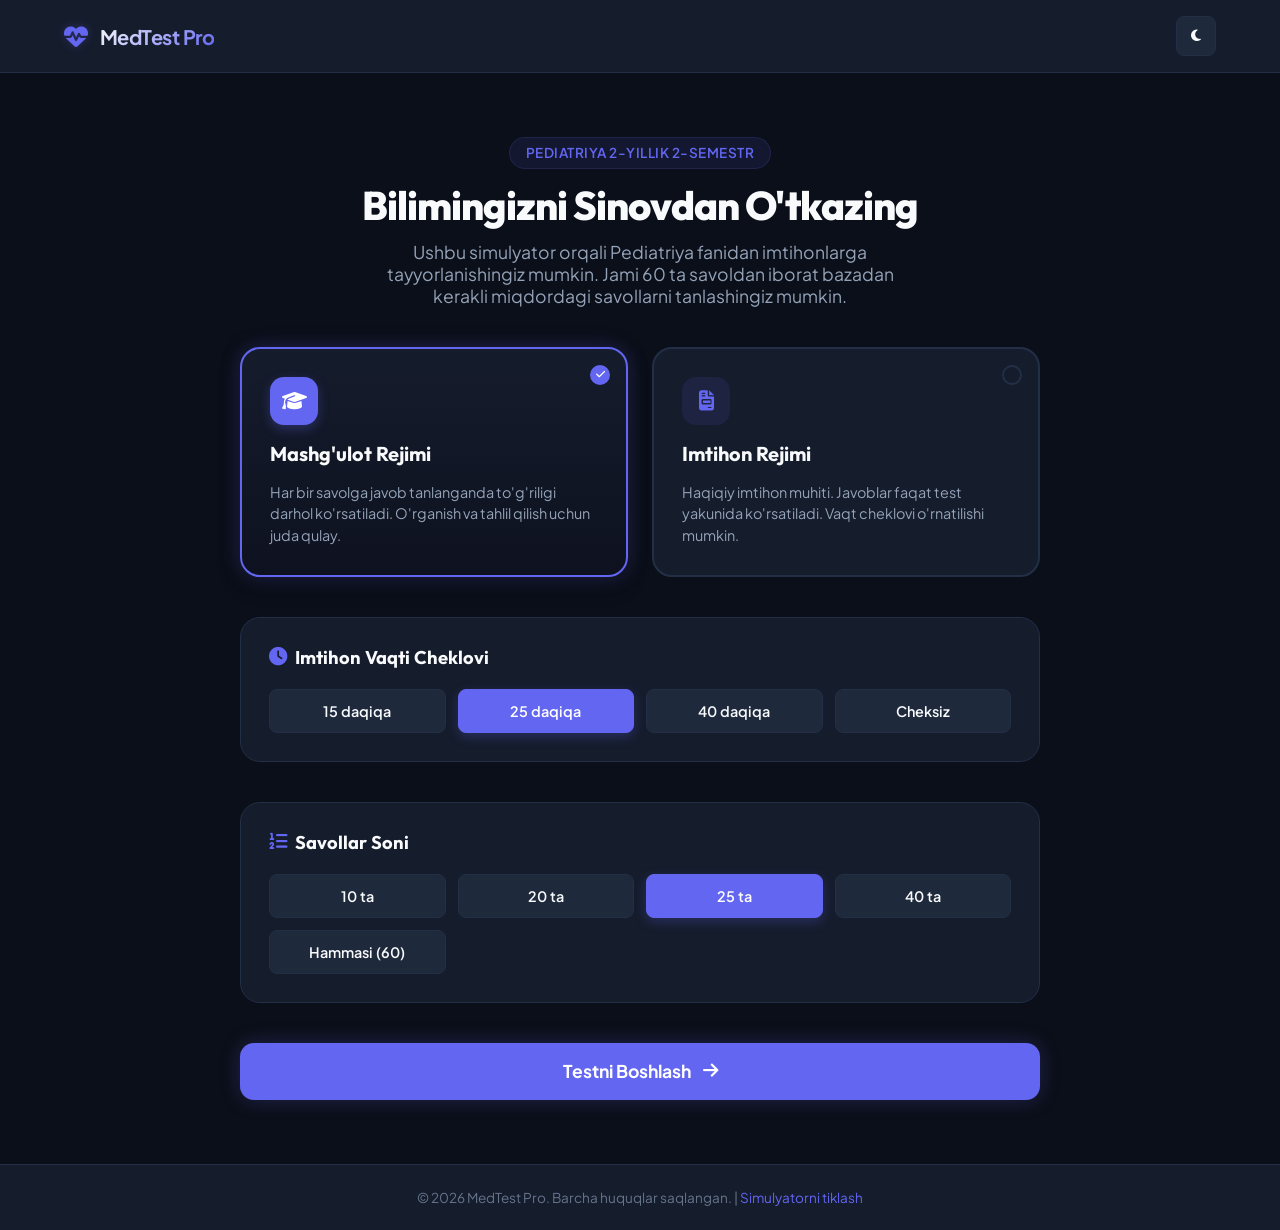
<file: Pediateriya 2yillik 2-semestr - TEST.html>
<!DOCTYPE html>
<html lang="uz">
<head>
    <meta charset="UTF-8">
    <meta name="viewport" content="width=device-width, initial-scale=1.0">
    <title>Pediatriya - Test Simulyatori</title>
    <!-- Google Fonts -->
    <link rel="preconnect" href="https://fonts.googleapis.com">
    <link rel="preconnect" href="https://fonts.gstatic.com" crossorigin>
    <link href="https://fonts.googleapis.com/css2?family=Outfit:wght@300;400;500;600;700;800&family=Plus+Jakarta+Sans:wght@300;400;500;600;700&display=swap" rel="stylesheet">
    <!-- FontAwesome for icons -->
    <link rel="stylesheet" href="https://cdnjs.cloudflare.com/ajax/libs/font-awesome/6.4.0/css/all.min.css">
    
    <style>
        :root {
            /* Dark Theme (Default) */
            --bg-main: #0b0f19;
            --bg-card: #151c2c;
            --bg-card-hover: #1e293b;
            --border-color: #222f47;
            --text-primary: #f8fafc;
            --text-secondary: #94a3b8;
            --text-muted: #64748b;
            
            --accent-primary: #6366f1;
            --accent-primary-rgb: 99, 102, 241;
            --accent-hover: #4f46e5;
            
            --success: #10b981;
            --success-bg: rgba(16, 185, 129, 0.15);
            --success-border: rgba(16, 185, 129, 0.3);
            
            --danger: #f43f5e;
            --danger-bg: rgba(244, 63, 94, 0.15);
            --danger-border: rgba(244, 63, 94, 0.3);
            
            --warning: #f59e0b;
            --warning-bg: rgba(245, 158, 11, 0.15);
            --warning-border: rgba(245, 158, 11, 0.3);
            
            --info: #06b6d4;
            --info-bg: rgba(6, 182, 212, 0.15);
            
            --shadow-sm: 0 2px 8px rgba(0, 0, 0, 0.15);
            --shadow-md: 0 8px 24px rgba(0, 0, 0, 0.2);
            --shadow-lg: 0 16px 40px rgba(0, 0, 0, 0.3);
            --shadow-accent: 0 0 20px rgba(99, 102, 241, 0.25);
            
            --radius-sm: 8px;
            --radius-md: 14px;
            --radius-lg: 20px;
            --radius-full: 9999px;
            
            --transition: all 0.25s cubic-bezier(0.4, 0, 0.2, 1);
        }

        .light-theme {
            /* Light Theme Overrides */
            --bg-main: #f8fafc;
            --bg-card: #ffffff;
            --bg-card-hover: #f1f5f9;
            --border-color: #e2e8f0;
            --text-primary: #0f172a;
            --text-secondary: #475569;
            --text-muted: #94a3b8;
            
            --accent-primary: #4f46e5;
            --accent-primary-rgb: 79, 70, 229;
            --accent-hover: #4338ca;
            
            --success-bg: rgba(16, 185, 129, 0.1);
            --danger-bg: rgba(244, 63, 94, 0.1);
            --warning-bg: rgba(245, 158, 11, 0.1);
            --info-bg: rgba(6, 182, 212, 0.1);
            
            --shadow-sm: 0 2px 8px rgba(99, 102, 241, 0.04);
            --shadow-md: 0 8px 24px rgba(99, 102, 241, 0.08);
            --shadow-lg: 0 16px 40px rgba(99, 102, 241, 0.12);
            --shadow-accent: 0 0 20px rgba(79, 70, 229, 0.15);
        }

        * {
            box-sizing: border-box;
            margin: 0;
            padding: 0;
            font-family: 'Plus Jakarta Sans', sans-serif;
            -webkit-tap-highlight-color: transparent;
        }

        body {
            background-color: var(--bg-main);
            color: var(--text-primary);
            min-height: 100vh;
            display: flex;
            flex-direction: column;
            transition: var(--transition);
            overflow-x: hidden;
        }

        header {
            border-bottom: 1px solid var(--border-color);
            background-color: var(--bg-card);
            backdrop-filter: blur(10px);
            position: sticky;
            top: 0;
            z-index: 50;
            transition: var(--transition);
        }

        .header-container {
            max-width: 1200px;
            margin: 0 auto;
            padding: 1rem 1.5rem;
            display: flex;
            justify-content: space-between;
            align-items: center;
        }

        .logo {
            display: flex;
            align-items: center;
            gap: 0.75rem;
            text-decoration: none;
            color: var(--text-primary);
            font-weight: 700;
            font-size: 1.25rem;
            font-family: 'Outfit', sans-serif;
            letter-spacing: -0.5px;
        }

        .logo i {
            color: var(--accent-primary);
            font-size: 1.5rem;
            filter: drop-shadow(0 0 4px rgba(var(--accent-primary-rgb), 0.3));
        }

        .logo span {
            background: linear-gradient(135deg, var(--text-primary), var(--accent-primary));
            -webkit-background-clip: text;
            -webkit-text-fill-color: transparent;
        }

        .header-actions {
            display: flex;
            align-items: center;
            gap: 1rem;
        }

        .theme-toggle-btn {
            background: var(--bg-card-hover);
            border: 1px solid var(--border-color);
            color: var(--text-primary);
            padding: 0.6rem;
            border-radius: var(--radius-sm);
            cursor: pointer;
            width: 40px;
            height: 40px;
            display: flex;
            align-items: center;
            justify-content: center;
            transition: var(--transition);
        }

        .theme-toggle-btn:hover {
            border-color: var(--accent-primary);
            color: var(--accent-primary);
            transform: translateY(-2px);
        }

        .container {
            max-width: 1200px;
            width: 100%;
            margin: 0 auto;
            padding: 2rem 1.5rem;
            flex: 1;
            display: flex;
            flex-direction: column;
        }

        /* SCREEN: START SCREEN */
        .screen-start {
            max-width: 800px;
            margin: 2rem auto;
            width: 100%;
            display: flex;
            flex-direction: column;
            gap: 2.5rem;
            animation: fadeIn 0.4s ease-out;
        }

        @keyframes fadeIn {
            from { opacity: 0; transform: translateY(15px); }
            to { opacity: 1; transform: translateY(0); }
        }

        .hero-section {
            text-align: center;
            display: flex;
            flex-direction: column;
            gap: 0.75rem;
        }

        .hero-badge {
            background: rgba(var(--accent-primary-rgb), 0.1);
            color: var(--accent-primary);
            padding: 0.4rem 1rem;
            border-radius: var(--radius-full);
            font-size: 0.85rem;
            font-weight: 600;
            display: inline-block;
            margin: 0 auto;
            border: 1px solid rgba(var(--accent-primary-rgb), 0.15);
            letter-spacing: 0.5px;
            text-transform: uppercase;
        }

        .hero-section h1 {
            font-family: 'Outfit', sans-serif;
            font-size: 2.5rem;
            font-weight: 800;
            line-height: 1.2;
            letter-spacing: -1px;
        }

        .hero-section p {
            color: var(--text-secondary);
            font-size: 1.1rem;
            max-width: 550px;
            margin: 0 auto;
        }

        .config-cards {
            display: grid;
            grid-template-columns: 1fr 1fr;
            gap: 1.5rem;
        }

        @media (max-width: 640px) {
            .config-cards {
                grid-template-columns: 1fr;
            }
        }

        .mode-card {
            background-color: var(--bg-card);
            border: 2px solid var(--border-color);
            border-radius: var(--radius-lg);
            padding: 1.75rem;
            cursor: pointer;
            display: flex;
            flex-direction: column;
            gap: 1rem;
            transition: var(--transition);
            position: relative;
            overflow: hidden;
        }

        .mode-card:hover {
            border-color: rgba(var(--accent-primary-rgb), 0.5);
            transform: translateY(-4px);
            box-shadow: var(--shadow-md);
        }

        .mode-card.active {
            border-color: var(--accent-primary);
            box-shadow: var(--shadow-accent), var(--shadow-md);
            background: linear-gradient(180deg, var(--bg-card) 0%, rgba(var(--accent-primary-rgb), 0.03) 100%);
        }

        .mode-icon {
            width: 48px;
            height: 48px;
            border-radius: var(--radius-md);
            background: rgba(var(--accent-primary-rgb), 0.1);
            color: var(--accent-primary);
            display: flex;
            align-items: center;
            justify-content: center;
            font-size: 1.25rem;
            transition: var(--transition);
        }

        .mode-card.active .mode-icon {
            background: var(--accent-primary);
            color: white;
            box-shadow: 0 4px 12px rgba(var(--accent-primary-rgb), 0.3);
        }

        .mode-card h3 {
            font-family: 'Outfit', sans-serif;
            font-size: 1.25rem;
            font-weight: 700;
        }

        .mode-card p {
            color: var(--text-secondary);
            font-size: 0.9rem;
            line-height: 1.5;
        }

        .mode-select-indicator {
            position: absolute;
            top: 1rem;
            right: 1rem;
            width: 20px;
            height: 20px;
            border-radius: var(--radius-full);
            border: 2px solid var(--border-color);
            display: flex;
            align-items: center;
            justify-content: center;
            transition: var(--transition);
        }

        .mode-card.active .mode-select-indicator {
            border-color: var(--accent-primary);
            background-color: var(--accent-primary);
        }

        .mode-card.active .mode-select-indicator::after {
            content: "\f00c";
            font-family: "Font Awesome 5 Free";
            font-weight: 900;
            color: white;
            font-size: 0.65rem;
        }

        /* Timer Option UI */
        .settings-card {
            background-color: var(--bg-card);
            border: 1px solid var(--border-color);
            border-radius: var(--radius-lg);
            padding: 1.75rem;
            display: flex;
            flex-direction: column;
            gap: 1.25rem;
        }

        .settings-card h3 {
            font-family: 'Outfit', sans-serif;
            font-size: 1.15rem;
            font-weight: 700;
            display: flex;
            align-items: center;
            gap: 0.5rem;
        }

        .settings-card h3 i {
            color: var(--accent-primary);
        }

        .timer-options {
            display: grid;
            grid-template-columns: repeat(4, 1fr);
            gap: 0.75rem;
        }

        @media (max-width: 480px) {
            .timer-options {
                grid-template-columns: repeat(2, 1fr);
            }
        }

        .timer-btn {
            background: var(--bg-card-hover);
            border: 1px solid var(--border-color);
            color: var(--text-primary);
            padding: 0.75rem;
            border-radius: var(--radius-sm);
            cursor: pointer;
            font-weight: 600;
            font-size: 0.9rem;
            transition: var(--transition);
            text-align: center;
        }

        .timer-btn:hover {
            border-color: var(--accent-primary);
            color: var(--accent-primary);
        }

        .timer-btn.active {
            background-color: var(--accent-primary);
            border-color: var(--accent-primary);
            color: white;
            box-shadow: 0 4px 12px rgba(var(--accent-primary-rgb), 0.25);
        }

        .start-btn {
            background-color: var(--accent-primary);
            color: white;
            border: none;
            padding: 1.1rem 2rem;
            font-size: 1.1rem;
            font-weight: 700;
            border-radius: var(--radius-md);
            cursor: pointer;
            display: flex;
            align-items: center;
            justify-content: center;
            gap: 0.75rem;
            transition: var(--transition);
            box-shadow: var(--shadow-accent);
            width: 100%;
        }

        .start-btn:hover {
            background-color: var(--accent-hover);
            transform: translateY(-2px);
            box-shadow: 0 6px 20px rgba(var(--accent-primary-rgb), 0.4);
        }

        .start-btn:active {
            transform: translateY(0);
        }

        /* History panel */
        .history-card {
            background-color: var(--bg-card);
            border: 1px solid var(--border-color);
            border-radius: var(--radius-lg);
            padding: 1.75rem;
            display: flex;
            flex-direction: column;
            gap: 1.25rem;
        }

        .history-header {
            display: flex;
            justify-content: space-between;
            align-items: center;
        }

        .history-header h3 {
            font-family: 'Outfit', sans-serif;
            font-size: 1.15rem;
            font-weight: 700;
            display: flex;
            align-items: center;
            gap: 0.5rem;
        }

        .history-header h3 i {
            color: var(--accent-primary);
        }

        .clear-history-btn {
            background: none;
            border: none;
            color: var(--danger);
            font-weight: 600;
            font-size: 0.85rem;
            cursor: pointer;
            display: flex;
            align-items: center;
            gap: 0.25rem;
            transition: var(--transition);
        }

        .clear-history-btn:hover {
            color: #ff5a79;
            text-decoration: underline;
        }

        .history-list {
            display: flex;
            flex-direction: column;
            gap: 0.75rem;
            max-height: 250px;
            overflow-y: auto;
            padding-right: 0.25rem;
        }

        .history-item {
            display: flex;
            justify-content: space-between;
            align-items: center;
            padding: 0.9rem 1.2rem;
            background: var(--bg-card-hover);
            border-radius: var(--radius-sm);
            border: 1px solid var(--border-color);
            font-size: 0.9rem;
            transition: var(--transition);
        }

        .history-item-details {
            display: flex;
            flex-direction: column;
            gap: 0.25rem;
        }

        .history-mode {
            font-weight: 600;
            font-size: 0.85rem;
            padding: 0.15rem 0.5rem;
            border-radius: var(--radius-full);
            display: inline-block;
            width: fit-content;
        }

        .history-mode.exam {
            background-color: rgba(99, 102, 241, 0.15);
            color: #818cf8;
        }

        .history-mode.practice {
            background-color: rgba(6, 182, 212, 0.15);
            color: #22d3ee;
        }

        .history-date {
            color: var(--text-muted);
            font-size: 0.75rem;
        }

        .history-score-wrapper {
            text-align: right;
        }

        .history-score {
            font-size: 1.15rem;
            font-weight: 800;
            font-family: 'Outfit', sans-serif;
            color: var(--success);
        }

        .history-score.fail {
            color: var(--danger);
        }

        .history-stats {
            font-size: 0.75rem;
            color: var(--text-secondary);
        }

        .history-empty {
            text-align: center;
            color: var(--text-muted);
            padding: 2rem 0;
            font-style: italic;
        }

        /* SCREEN: ACTIVE QUIZ SCREEN */
        .screen-quiz {
            display: none;
            grid-template-columns: 1fr 340px;
            gap: 1.5rem;
            animation: fadeIn 0.4s ease-out;
        }

        @media (max-width: 992px) {
            .screen-quiz {
                grid-template-columns: 1fr;
            }
        }

        /* Main Area */
        .quiz-main {
            display: flex;
            flex-direction: column;
            gap: 1.5rem;
        }

        /* Progress Info Card */
        .quiz-progress-card {
            background-color: var(--bg-card);
            border: 1px solid var(--border-color);
            border-radius: var(--radius-lg);
            padding: 1.25rem;
            display: flex;
            flex-direction: column;
            gap: 0.75rem;
        }

        .progress-meta {
            display: flex;
            justify-content: space-between;
            align-items: center;
            font-size: 0.9rem;
        }

        .progress-title {
            font-weight: 700;
            font-family: 'Outfit', sans-serif;
        }

        .progress-percent {
            color: var(--accent-primary);
            font-weight: 700;
        }

        .progress-track {
            height: 8px;
            background-color: var(--border-color);
            border-radius: var(--radius-full);
            overflow: hidden;
        }

        .progress-fill {
            height: 100%;
            background: linear-gradient(90deg, var(--accent-primary) 0%, var(--info) 100%);
            border-radius: var(--radius-full);
            width: 0%;
            transition: width 0.3s cubic-bezier(0.4, 0, 0.2, 1);
        }

        /* Question Card */
        .question-card {
            background-color: var(--bg-card);
            border: 1px solid var(--border-color);
            border-radius: var(--radius-lg);
            padding: 2rem;
            display: flex;
            flex-direction: column;
            gap: 1.5rem;
            box-shadow: var(--shadow-sm);
            position: relative;
        }

        .question-header {
            display: flex;
            justify-content: space-between;
            align-items: center;
            border-bottom: 1px solid var(--border-color);
            padding-bottom: 1rem;
        }

        .question-number {
            font-size: 0.85rem;
            font-weight: 700;
            color: var(--text-muted);
            text-transform: uppercase;
            letter-spacing: 0.5px;
        }

        .question-badge {
            font-size: 0.85rem;
            font-weight: 600;
            padding: 0.25rem 0.75rem;
            border-radius: var(--radius-full);
        }

        .question-badge.exam {
            background-color: rgba(99, 102, 241, 0.15);
            color: #818cf8;
        }

        .question-badge.practice {
            background-color: rgba(6, 182, 212, 0.15);
            color: #22d3ee;
        }

        .question-text {
            font-size: 1.2rem;
            font-weight: 600;
            line-height: 1.6;
        }

        .options-container {
            display: flex;
            flex-direction: column;
            gap: 0.75rem;
        }

        .option-btn {
            background-color: var(--bg-card);
            border: 1px solid var(--border-color);
            color: var(--text-primary);
            padding: 1.1rem 1.5rem;
            border-radius: var(--radius-md);
            cursor: pointer;
            display: flex;
            align-items: flex-start;
            gap: 1rem;
            font-size: 0.95rem;
            line-height: 1.5;
            text-align: left;
            transition: var(--transition);
            position: relative;
            outline: none;
        }

        .option-btn:hover {
            border-color: rgba(var(--accent-primary-rgb), 0.5);
            background-color: var(--bg-card-hover);
            transform: translateX(4px);
        }

        .option-btn.selected {
            border-color: var(--accent-primary);
            background-color: rgba(var(--accent-primary-rgb), 0.08);
            box-shadow: 0 0 15px rgba(var(--accent-primary-rgb), 0.1);
        }

        .option-letter {
            width: 24px;
            height: 24px;
            border-radius: var(--radius-full);
            background-color: var(--border-color);
            color: var(--text-secondary);
            display: flex;
            align-items: center;
            justify-content: center;
            font-weight: 700;
            font-size: 0.8rem;
            flex-shrink: 0;
            transition: var(--transition);
        }

        .option-btn:hover .option-letter {
            background-color: var(--accent-primary);
            color: white;
        }

        .option-btn.selected .option-letter {
            background-color: var(--accent-primary);
            color: white;
        }

        .option-text {
            flex: 1;
        }

        /* Practice feedback styles */
        .option-btn.practice-correct {
            border-color: var(--success) !important;
            background-color: var(--success-bg) !important;
        }

        .option-btn.practice-correct .option-letter {
            background-color: var(--success) !important;
            color: white !important;
        }

        .option-btn.practice-incorrect {
            border-color: var(--danger) !important;
            background-color: var(--danger-bg) !important;
        }

        .option-btn.practice-incorrect .option-letter {
            background-color: var(--danger) !important;
            color: white !important;
        }

        .practice-feedback {
            margin-top: 1rem;
            padding: 1rem 1.25rem;
            border-radius: var(--radius-md);
            display: none;
            animation: fadeIn 0.3s ease-out;
        }

        .practice-feedback.correct {
            display: flex;
            align-items: center;
            gap: 0.75rem;
            background-color: var(--success-bg);
            border: 1px solid var(--success-border);
            color: var(--success);
        }

        .practice-feedback.incorrect {
            display: flex;
            align-items: center;
            gap: 0.75rem;
            background-color: var(--danger-bg);
            border: 1px solid var(--danger-border);
            color: var(--danger);
        }

        .practice-feedback i {
            font-size: 1.2rem;
        }

        .practice-feedback-text {
            font-size: 0.95rem;
            font-weight: 600;
        }

        /* Nav controls */
        .quiz-controls {
            display: flex;
            justify-content: space-between;
            align-items: center;
            margin-top: 1.5rem;
            gap: 1rem;
        }

        .control-btn {
            background-color: var(--bg-card);
            border: 1px solid var(--border-color);
            color: var(--text-primary);
            padding: 0.85rem 1.5rem;
            border-radius: var(--radius-md);
            cursor: pointer;
            font-weight: 600;
            font-size: 0.95rem;
            display: flex;
            align-items: center;
            gap: 0.5rem;
            transition: var(--transition);
        }

        .control-btn:hover {
            border-color: var(--text-secondary);
            background-color: var(--bg-card-hover);
        }

        .control-btn.primary {
            background-color: var(--accent-primary);
            border-color: var(--accent-primary);
            color: white;
        }

        .control-btn.primary:hover {
            background-color: var(--accent-hover);
            box-shadow: var(--shadow-accent);
        }

        .control-btn:disabled {
            opacity: 0.4;
            cursor: not-allowed;
            pointer-events: none;
        }

        .flag-btn {
            color: var(--text-muted);
        }

        .flag-btn.flagged {
            color: var(--warning);
            border-color: var(--warning-border);
            background-color: var(--warning-bg);
        }

        .flag-btn.flagged i {
            animation: bounce 0.3s ease;
        }

        @keyframes bounce {
            0%, 100% { transform: scale(1); }
            50% { transform: scale(1.3); }
        }

        /* Sidebar Widget */
        .quiz-sidebar {
            display: flex;
            flex-direction: column;
            gap: 1.5rem;
        }

        .sidebar-card {
            background-color: var(--bg-card);
            border: 1px solid var(--border-color);
            border-radius: var(--radius-lg);
            padding: 1.5rem;
            display: flex;
            flex-direction: column;
            gap: 1.25rem;
        }

        .timer-widget {
            display: flex;
            align-items: center;
            justify-content: center;
            gap: 0.75rem;
            font-family: 'Outfit', sans-serif;
            font-size: 1.8rem;
            font-weight: 700;
            color: var(--text-primary);
            border: 2px solid var(--border-color);
            border-radius: var(--radius-md);
            padding: 0.75rem;
            background: var(--bg-main);
        }

        .timer-widget i {
            color: var(--accent-primary);
        }

        .timer-widget.warning {
            border-color: var(--danger);
            color: var(--danger);
            animation: pulse-red 1s infinite alternate;
        }

        .timer-widget.warning i {
            color: var(--danger);
        }

        @keyframes pulse-red {
            from { box-shadow: 0 0 2px rgba(244, 63, 94, 0.2); }
            to { box-shadow: 0 0 15px rgba(244, 63, 94, 0.45); }
        }

        .grid-header {
            display: flex;
            justify-content: space-between;
            align-items: center;
            border-bottom: 1px solid var(--border-color);
            padding-bottom: 0.75rem;
        }

        .grid-title {
            font-family: 'Outfit', sans-serif;
            font-size: 1rem;
            font-weight: 700;
        }

        .grid-stats {
            font-size: 0.75rem;
            color: var(--text-muted);
            font-weight: 600;
        }

        .questions-grid {
            display: grid;
            grid-template-columns: repeat(5, 1fr);
            gap: 0.5rem;
        }

        .grid-cell {
            aspect-ratio: 1;
            border-radius: var(--radius-sm);
            background-color: var(--bg-card-hover);
            border: 1px solid var(--border-color);
            color: var(--text-secondary);
            font-weight: 700;
            font-size: 0.9rem;
            display: flex;
            align-items: center;
            justify-content: center;
            cursor: pointer;
            transition: var(--transition);
            position: relative;
        }

        .grid-cell:hover {
            border-color: var(--accent-primary);
            color: var(--accent-primary);
        }

        .grid-cell.active {
            border-color: var(--accent-primary);
            background-color: rgba(var(--accent-primary-rgb), 0.15);
            color: var(--accent-primary);
            box-shadow: 0 0 8px rgba(var(--accent-primary-rgb), 0.3);
            transform: scale(1.05);
        }

        /* States of answered grid */
        .grid-cell.answered {
            background-color: rgba(var(--accent-primary-rgb), 0.25);
            border-color: var(--accent-primary);
            color: var(--text-primary);
        }

        .grid-cell.flagged::after {
            content: "";
            position: absolute;
            top: 2px;
            right: 2px;
            width: 6px;
            height: 6px;
            border-radius: var(--radius-full);
            background-color: var(--warning);
            box-shadow: 0 0 4px var(--warning);
        }

        .grid-cell.correct-ans {
            background-color: var(--success) !important;
            border-color: var(--success) !important;
            color: white !important;
        }

        .grid-cell.incorrect-ans {
            background-color: var(--danger) !important;
            border-color: var(--danger) !important;
            color: white !important;
        }

        .legend-grid {
            display: grid;
            grid-template-columns: 1fr 1fr;
            gap: 0.5rem;
            font-size: 0.75rem;
            color: var(--text-secondary);
            border-top: 1px solid var(--border-color);
            padding-top: 0.75rem;
        }

        .legend-item {
            display: flex;
            align-items: center;
            gap: 0.35rem;
        }

        .legend-color {
            width: 12px;
            height: 12px;
            border-radius: 3px;
        }

        .legend-color.unanswered {
            background-color: var(--bg-card-hover);
            border: 1px solid var(--border-color);
        }

        .legend-color.answered {
            background-color: rgba(99, 102, 241, 0.25);
            border: 1px solid var(--accent-primary);
        }

        .legend-color.flagged {
            background-color: var(--bg-card-hover);
            border: 1px solid var(--border-color);
            position: relative;
        }

        .legend-color.flagged::after {
            content: "";
            position: absolute;
            top: 2px;
            right: 2px;
            width: 6px;
            height: 6px;
            border-radius: var(--radius-full);
            background-color: var(--warning);
        }

        .finish-test-btn {
            background-color: var(--danger);
            color: white;
            border: none;
            padding: 0.9rem;
            border-radius: var(--radius-md);
            font-weight: 700;
            font-size: 0.95rem;
            cursor: pointer;
            width: 100%;
            display: flex;
            align-items: center;
            justify-content: center;
            gap: 0.5rem;
            transition: var(--transition);
            box-shadow: 0 4px 12px rgba(244, 63, 94, 0.2);
        }

        .finish-test-btn:hover {
            background-color: #e11d48;
            box-shadow: 0 6px 16px rgba(244, 63, 94, 0.35);
            transform: translateY(-1px);
        }

        /* SCREEN: RESULTS SCREEN */
        .screen-results {
            display: none;
            max-width: 900px;
            margin: 0 auto;
            width: 100%;
            flex-direction: column;
            gap: 2rem;
            animation: fadeIn 0.4s ease-out;
        }

        .results-summary-card {
            background-color: var(--bg-card);
            border: 1px solid var(--border-color);
            border-radius: var(--radius-lg);
            padding: 2.5rem;
            display: grid;
            grid-template-columns: 240px 1fr;
            gap: 2.5rem;
            align-items: center;
            box-shadow: var(--shadow-md);
        }

        @media (max-width: 680px) {
            .results-summary-card {
                grid-template-columns: 1fr;
                text-align: center;
                padding: 2rem;
                gap: 1.5rem;
            }
        }

        .score-radial-wrapper {
            display: flex;
            flex-direction: column;
            align-items: center;
            justify-content: center;
            gap: 0.75rem;
        }

        .radial-progress {
            position: relative;
            width: 160px;
            height: 160px;
        }

        .radial-progress svg {
            width: 100%;
            height: 100%;
            transform: rotate(-90deg);
        }

        .radial-progress circle {
            fill: none;
            stroke-width: 12;
            stroke-linecap: round;
        }

        .radial-progress .circle-bg {
            stroke: var(--border-color);
        }

        .radial-progress .circle-fill {
            stroke: var(--accent-primary);
            stroke-dasharray: 439.8; /* 2 * PI * r (r=70) */
            stroke-dashoffset: 439.8;
            transition: stroke-dashoffset 1s ease-out;
        }

        .radial-score-text {
            position: absolute;
            top: 50%;
            left: 50%;
            transform: translate(-50%, -50%);
            text-align: center;
        }

        .radial-score-num {
            font-size: 2.2rem;
            font-weight: 800;
            font-family: 'Outfit', sans-serif;
            line-height: 1;
        }

        .radial-score-lbl {
            font-size: 0.75rem;
            color: var(--text-muted);
            font-weight: 600;
            text-transform: uppercase;
            letter-spacing: 0.5px;
        }

        .results-details-wrapper {
            display: flex;
            flex-direction: column;
            gap: 1.25rem;
        }

        .results-title {
            font-family: 'Outfit', sans-serif;
            font-size: 1.8rem;
            font-weight: 800;
        }

        .results-verdict {
            font-weight: 600;
            font-size: 1.05rem;
            color: var(--text-secondary);
        }

        .metrics-grid {
            display: grid;
            grid-template-columns: repeat(3, 1fr);
            gap: 1rem;
        }

        @media (max-width: 480px) {
            .metrics-grid {
                grid-template-columns: 1fr;
            }
        }

        .metric-card {
            background-color: var(--bg-card-hover);
            border: 1px solid var(--border-color);
            padding: 1rem;
            border-radius: var(--radius-md);
            display: flex;
            flex-direction: column;
            gap: 0.25rem;
        }

        .metric-val {
            font-size: 1.4rem;
            font-weight: 700;
            font-family: 'Outfit', sans-serif;
        }

        .metric-val.correct {
            color: var(--success);
        }

        .metric-val.incorrect {
            color: var(--danger);
        }

        .metric-lbl {
            font-size: 0.8rem;
            color: var(--text-muted);
            font-weight: 500;
        }

        .results-actions {
            display: flex;
            gap: 1rem;
            margin-top: 0.5rem;
        }

        @media (max-width: 680px) {
            .results-actions {
                justify-content: center;
            }
        }

        /* Review List section */
        .review-section {
            display: flex;
            flex-direction: column;
            gap: 1rem;
        }

        .review-section h3 {
            font-family: 'Outfit', sans-serif;
            font-size: 1.3rem;
            font-weight: 700;
            margin-bottom: 0.5rem;
        }

        .review-card {
            background-color: var(--bg-card);
            border: 1px solid var(--border-color);
            border-radius: var(--radius-md);
            padding: 1.5rem;
            display: flex;
            flex-direction: column;
            gap: 1rem;
        }

        .review-card.correct {
            border-left: 4px solid var(--success);
        }

        .review-card.incorrect {
            border-left: 4px solid var(--danger);
        }

        .review-card.unanswered {
            border-left: 4px solid var(--warning);
        }

        .review-card-header {
            display: flex;
            justify-content: space-between;
            align-items: flex-start;
            gap: 1rem;
            font-size: 0.85rem;
            font-weight: 700;
        }

        .review-q-num {
            color: var(--text-muted);
            text-transform: uppercase;
        }

        .review-status-badge {
            padding: 0.2rem 0.6rem;
            border-radius: var(--radius-full);
            font-size: 0.75rem;
        }

        .review-status-badge.correct {
            background-color: var(--success-bg);
            color: var(--success);
        }

        .review-status-badge.incorrect {
            background-color: var(--danger-bg);
            color: var(--danger);
        }

        .review-status-badge.unanswered {
            background-color: var(--warning-bg);
            color: var(--warning);
        }

        .review-q-text {
            font-weight: 600;
            font-size: 1.05rem;
            line-height: 1.5;
        }

        .review-options {
            display: flex;
            flex-direction: column;
            gap: 0.5rem;
        }

        .review-option {
            padding: 0.8rem 1.2rem;
            border-radius: var(--radius-sm);
            border: 1px solid var(--border-color);
            background-color: var(--bg-card);
            font-size: 0.9rem;
            display: flex;
            align-items: center;
            gap: 0.75rem;
        }

        .review-option.correct {
            background-color: var(--success-bg);
            border-color: var(--success);
            color: var(--success);
            font-weight: 600;
        }

        .review-option.user-incorrect {
            background-color: var(--danger-bg);
            border-color: var(--danger);
            color: var(--danger);
            font-weight: 600;
        }

        .review-option-badge {
            width: 20px;
            height: 20px;
            border-radius: var(--radius-full);
            background-color: var(--border-color);
            color: var(--text-secondary);
            font-size: 0.75rem;
            font-weight: 700;
            display: flex;
            align-items: center;
            justify-content: center;
            flex-shrink: 0;
        }

        .review-option.correct .review-option-badge {
            background-color: var(--success);
            color: white;
        }

        .review-option.user-incorrect .review-option-badge {
            background-color: var(--danger);
            color: white;
        }

        /* MODAL FOR CONFIRM FINISH */
        .modal-overlay {
            position: fixed;
            top: 0;
            left: 0;
            right: 0;
            bottom: 0;
            background-color: rgba(0, 0, 0, 0.65);
            backdrop-filter: blur(4px);
            z-index: 100;
            display: none;
            align-items: center;
            justify-content: center;
            padding: 1.5rem;
        }

        .modal-card {
            background-color: var(--bg-card);
            border: 1px solid var(--border-color);
            border-radius: var(--radius-lg);
            max-width: 450px;
            width: 100%;
            padding: 2rem;
            display: flex;
            flex-direction: column;
            gap: 1.5rem;
            box-shadow: var(--shadow-lg);
            animation: modalScale 0.25s cubic-bezier(0.34, 1.56, 0.64, 1);
        }

        @keyframes modalScale {
            from { transform: scale(0.9); opacity: 0; }
            to { transform: scale(1); opacity: 1; }
        }

        .modal-header {
            display: flex;
            align-items: center;
            gap: 0.75rem;
        }

        .modal-header i {
            color: var(--warning);
            font-size: 1.75rem;
        }

        .modal-header h3 {
            font-family: 'Outfit', sans-serif;
            font-size: 1.3rem;
            font-weight: 700;
        }

        .modal-body p {
            color: var(--text-secondary);
            font-size: 0.95rem;
            line-height: 1.6;
        }

        .modal-actions {
            display: flex;
            justify-content: flex-end;
            gap: 0.75rem;
        }

        .modal-btn {
            padding: 0.75rem 1.25rem;
            border-radius: var(--radius-md);
            font-weight: 600;
            font-size: 0.9rem;
            cursor: pointer;
            border: 1px solid var(--border-color);
            background: var(--bg-card-hover);
            color: var(--text-primary);
            transition: var(--transition);
        }

        .modal-btn:hover {
            border-color: var(--text-secondary);
        }

        .modal-btn.confirm {
            background-color: var(--danger);
            border-color: var(--danger);
            color: white;
        }

        .modal-btn.confirm:hover {
            background-color: #e11d48;
            box-shadow: 0 4px 12px rgba(244, 63, 94, 0.2);
        }

        /* TOAST SYSTEM */
        .toast-container {
            position: fixed;
            bottom: 24px;
            right: 24px;
            z-index: 1000;
            display: flex;
            flex-direction: column;
            gap: 0.75rem;
        }

        .toast {
            background-color: var(--bg-card);
            border: 1px solid var(--border-color);
            border-left: 4px solid var(--accent-primary);
            color: var(--text-primary);
            padding: 1rem 1.5rem;
            border-radius: var(--radius-sm);
            box-shadow: var(--shadow-lg);
            display: flex;
            align-items: center;
            gap: 0.75rem;
            font-size: 0.9rem;
            font-weight: 600;
            min-width: 250px;
            max-width: 380px;
            animation: slideInRight 0.3s cubic-bezier(0.16, 1, 0.3, 1);
            transition: var(--transition);
        }

        .toast.success { border-left-color: var(--success); }
        .toast.danger { border-left-color: var(--danger); }
        .toast.warning { border-left-color: var(--warning); }

        @keyframes slideInRight {
            from { transform: translateX(100%); opacity: 0; }
            to { transform: translateX(0); opacity: 1; }
        }

        .toast.fade-out {
            transform: translateX(120%);
            opacity: 0;
        }

        footer {
            border-top: 1px solid var(--border-color);
            background-color: var(--bg-card);
            padding: 1.5rem;
            text-align: center;
            font-size: 0.85rem;
            color: var(--text-muted);
            margin-top: auto;
            transition: var(--transition);
        }

        footer a {
            color: var(--accent-primary);
            text-decoration: none;
        }

        footer a:hover {
            text-decoration: underline;
        }
    </style>
</head>
<body>

    <header>
        <div class="header-container">
            <a href="#" class="logo" id="headerLogo">
                <i class="fa-solid fa-heart-pulse"></i>
                <span>MedTest Pro</span>
            </a>
            <div class="header-actions">
                <button class="theme-toggle-btn" id="themeToggleBtn" title="Mavzuni o'zgartirish">
                    <i class="fa-solid fa-moon"></i>
                </button>
            </div>
        </div>
    </header>

    <div class="container">
        
        <!-- ================= SCREEN 1: START SCREEN ================= -->
        <div class="screen-start" id="startScreen">
            <div class="hero-section">
                <div class="hero-badge">Pediatriya 2-yillik 2-semestr</div>
                <h1>Bilimingizni Sinovdan O'tkazing</h1>
                <p>Ushbu simulyator orqali Pediatriya fanidan imtihonlarga tayyorlanishingiz mumkin. Jami 60 ta savoldan iborat bazadan kerakli miqdordagi savollarni tanlashingiz mumkin.</p>
            </div>

            <div class="config-cards">
                <div class="mode-card active" id="modePracticeCard" onclick="selectMode('practice')">
                    <div class="mode-select-indicator"></div>
                    <div class="mode-icon">
                        <i class="fa-solid fa-graduation-cap"></i>
                    </div>
                    <h3>Mashg'ulot Rejimi</h3>
                    <p>Har bir savolga javob tanlanganda to'g'riligi darhol ko'rsatiladi. O'rganish va tahlil qilish uchun juda qulay.</p>
                </div>
                
                <div class="mode-card" id="modeExamCard" onclick="selectMode('exam')">
                    <div class="mode-select-indicator"></div>
                    <div class="mode-icon">
                        <i class="fa-solid fa-file-invoice"></i>
                    </div>
                    <h3>Imtihon Rejimi</h3>
                    <p>Haqiqiy imtihon muhiti. Javoblar faqat test yakunida ko'rsatiladi. Vaqt cheklovi o'rnatilishi mumkin.</p>
                </div>
            </div>

            <div class="settings-card" id="timerSettingsWrapper">
                <h3><i class="fa-solid fa-clock"></i> Imtihon Vaqti Cheklovi</h3>
                <div class="timer-options">
                    <button class="timer-btn" onclick="selectTimer(15)">15 daqiqa</button>
                    <button class="timer-btn active" onclick="selectTimer(25)">25 daqiqa</button>
                    <button class="timer-btn" onclick="selectTimer(40)">40 daqiqa</button>
                    <button class="timer-btn" onclick="selectTimer(0)">Cheksiz</button>
                </div>
            </div>


            <div class="settings-card" id="questionCountWrapper">
                <h3><i class="fa-solid fa-list-ol"></i> Savollar Soni</h3>
                <div class="timer-options">
                    <button class="timer-btn" onclick="selectQuestionCount(10)">10 ta</button>
                    <button class="timer-btn" onclick="selectQuestionCount(20)">20 ta</button>
                    <button class="timer-btn active" onclick="selectQuestionCount(25)">25 ta</button>
                    <button class="timer-btn" onclick="selectQuestionCount(40)">40 ta</button>
                    <button class="timer-btn" onclick="selectQuestionCount(60)">Hammasi (60)</button>
                </div>
            </div>



            <button class="start-btn" id="startTestBtn">
                <span>Testni Boshlash</span>
                <i class="fa-solid fa-arrow-right"></i>
            </button>

            <!-- Test History Section -->
            <div class="history-card" id="historyCard" style="display: none;">
                <div class="history-header">
                    <h3><i class="fa-solid fa-clock-rotate-left"></i> Avvalgi Natijalar</h3>
                    <button class="clear-history-btn" id="clearHistoryBtn">
                        <i class="fa-solid fa-trash-can"></i> Tarixni tozalash
                    </button>
                </div>
                <div class="history-list" id="historyList">
                    <!-- History items injected here -->
                </div>
            </div>
        </div>

        <!-- ================= SCREEN 2: QUIZ SCREEN ================= -->
        <div class="screen-quiz" id="quizScreen">
            <!-- Main Column -->
            <div class="quiz-main">
                <!-- Progress widget -->
                <div class="quiz-progress-card">
                    <div class="progress-meta">
                        <span class="progress-title" id="progressTitle">Bajarilishi</span>
                        <span class="progress-percent" id="progressPercent">0%</span>
                    </div>
                    <div class="progress-track">
                        <div class="progress-fill" id="progressFill"></div>
                    </div>
                </div>

                <!-- Question details -->
                <div class="question-card" id="questionCard">
                    <div class="question-header">
                        <span class="question-number" id="questionNumLabel">Savol 1 / 25</span>
                        <span class="question-badge practice" id="modeBadge">Mashg'ulot</span>
                    </div>
                    
                    <div class="question-text" id="questionText">
                        Savol matni yuklanmoqda...
                    </div>

                    <div class="options-container" id="optionsContainer">
                        <!-- Options buttons injected here -->
                    </div>

                    <!-- Practice Feedback panel -->
                    <div class="practice-feedback" id="practiceFeedback">
                        <i class="fa-solid fa-circle-check"></i>
                        <span class="practice-feedback-text" id="practiceFeedbackText">To'g'ri javob!</span>
                    </div>

                    <!-- Navigation controls -->
                    <div class="quiz-controls">
                        <button class="control-btn" id="prevBtn">
                            <i class="fa-solid fa-arrow-left"></i>
                            <span>Oldingi</span>
                        </button>
                        <button class="control-btn flag-btn" id="flagBtn" title="Review uchun belgilash">
                            <i class="fa-regular fa-bookmark"></i>
                            <span>Belgilash</span>
                        </button>
                        <button class="control-btn primary" id="nextBtn">
                            <span>Keyingi</span>
                            <i class="fa-solid fa-arrow-right"></i>
                        </button>
                    </div>
                </div>
            </div>

            <!-- Sidebar Column -->
            <div class="quiz-sidebar">
                <!-- Timer widget -->
                <div class="sidebar-card" id="timerWidgetCard">
                    <div class="timer-widget" id="timerDisplay">
                        <i class="fa-solid fa-stopwatch"></i>
                        <span>25:00</span>
                    </div>
                </div>

                <!-- 1-25 Grid widget -->
                <div class="sidebar-card">
                    <div class="grid-header">
                        <span class="grid-title">Savollar</span>
                        <span class="grid-stats" id="gridStats">0 / 25 javob berildi</span>
                    </div>
                    
                    <div class="questions-grid" id="questionsGrid">
                        <!-- 25 grid cells injected here -->
                    </div>

                    <div class="legend-grid">
                        <div class="legend-item">
                            <div class="legend-color unanswered"></div>
                            <span>Javobsiz</span>
                        </div>
                        <div class="legend-item">
                            <div class="legend-color answered"></div>
                            <span>Javob berilgan</span>
                        </div>
                        <div class="legend-item" style="grid-column: span 2;">
                            <div class="legend-color flagged"></div>
                            <span>Qayta ko'rishga belgilangan</span>
                        </div>
                    </div>
                </div>

                <button class="finish-test-btn" id="finishTestBtn">
                    <i class="fa-solid fa-circle-check"></i>
                    <span>Testni yakunlash</span>
                </button>
            </div>
        </div>

        <!-- ================= SCREEN 3: RESULTS SCREEN ================= -->
        <div class="screen-results" id="resultsScreen">
            <div class="results-summary-card">
                <!-- Score Radial -->
                <div class="score-radial-wrapper">
                    <div class="radial-progress">
                        <svg>
                            <circle class="circle-bg" cx="80" cy="80" r="70"></circle>
                            <circle class="circle-fill" id="circleScoreFill" cx="80" cy="80" r="70"></circle>
                        </svg>
                        <div class="radial-score-text">
                            <div class="radial-score-num" id="scorePercentVal">0%</div>
                            <div class="radial-score-lbl">To'g'rilik</div>
                        </div>
                    </div>
                </div>

                <!-- Info summary -->
                <div class="results-details-wrapper">
                    <h2 class="results-title" id="resultsVerdictTitle">Ajoyib Natija!</h2>
                    <p class="results-verdict" id="resultsVerdictDesc">Siz imtihondan muvaffaqiyatli o'tdingiz.</p>
                    
                    <div class="metrics-grid">
                        <div class="metric-card">
                            <span class="metric-val correct" id="correctMetric">0</span>
                            <span class="metric-lbl">To'g'ri</span>
                        </div>
                        <div class="metric-card">
                            <span class="metric-val incorrect" id="incorrectMetric">0</span>
                            <span class="metric-lbl">Noto'g'ri</span>
                        </div>
                        <div class="metric-card">
                            <span class="metric-val" id="timeMetric">00:00</span>
                            <span class="metric-lbl">Sarflangan vaqt</span>
                        </div>
                    </div>

                    <div class="results-actions">
                        <button class="control-btn primary" id="restartTestBtn">
                            <i class="fa-solid fa-rotate-right"></i>
                            <span>Qaytadan topshirish</span>
                        </button>
                        <button class="control-btn" id="homeBtn">
                            <i class="fa-solid fa-house"></i>
                            <span>Bosh sahifa</span>
                        </button>
                    </div>
                </div>
            </div>

            <!-- Review section -->
            <div class="review-section">
                <h3>Xatolarni ko'rib chiqish</h3>
                <div id="reviewCardsList" style="display: flex; flex-direction: column; gap: 1rem;">
                    <!-- Review cards dynamically injected here -->
                </div>
            </div>
        </div>

    </div>

    <!-- ================= CONFIRM SUBMIT MODAL ================= -->
    <div class="modal-overlay" id="confirmModal">
        <div class="modal-card">
            <div class="modal-header">
                <i class="fa-solid fa-circle-exclamation"></i>
                <h3>Testni yakunlaysizmi?</h3>
            </div>
            <div class="modal-body">
                <p id="modalBodyText">Siz hali barcha savollarga javob bermadingiz. Testni yakunlashni tasdiqlaysizmi?</p>
            </div>
            <div class="modal-actions">
                <button class="modal-btn" onclick="closeModal()">Bekor qilish</button>
                <button class="modal-btn confirm" id="modalConfirmBtn">Tasdiqlash</button>
            </div>
        </div>
    </div>

    <!-- Toast Container -->
    <div class="toast-container" id="toastContainer"></div>

    <footer>
        <p>&copy; 2026 MedTest Pro. Barcha huquqlar saqlangan. | <a href="#" id="footerResetLink">Simulyatorni tiklash</a></p>
    </footer>

    <!-- Load questions data first -->
    <script>
// Transformed from Hamshiralik_ishi_yangi_format.docx
const QUESTIONS_DATA = [
  {
    "question": "Nafas olish a'zolari kasalliklarida asosiy uchraydigan kasallik nomi?",
    "answers": [
      {
        "text": "Rinit",
        "correct": true
      },
      {
        "text": "Otit",
        "correct": false
      },
      {
        "text": "Zotiljam",
        "correct": false
      },
      {
        "text": "Qoqshol",
        "correct": false
      }
    ]
  },
  {
    "question": "Pnevmoniya qanday kasallik ?",
    "answers": [
      {
        "text": "Qo'lga toshma toshishi",
        "correct": false
      },
      {
        "text": "Oyoqlarda og'riq",
        "correct": false
      },
      {
        "text": "Shamollash",
        "correct": false
      },
      {
        "text": "O'pka to'qimasining yallig'lanishi",
        "correct": true
      }
    ]
  },
  {
    "question": "O'pkaga mikroblar qaysi yo'l bilan o'tadi?",
    "answers": [
      {
        "text": "Bronx va yuqori nafas yo'llari orqali",
        "correct": true
      },
      {
        "text": "Halqum va kekirdak",
        "correct": false
      },
      {
        "text": "Hiqildoq va me'da",
        "correct": false
      },
      {
        "text": "O ' pka va alveola",
        "correct": false
      }
    ]
  },
  {
    "question": "Zotiljamning qaysi turi 3 yoshdan katta bolalarda kuzatiladi?",
    "answers": [
      {
        "text": "Segmentlar",
        "correct": false
      },
      {
        "text": "O ' tkir",
        "correct": false
      },
      {
        "text": "Krupoz",
        "correct": true
      },
      {
        "text": "Surunkali",
        "correct": false
      }
    ]
  },
  {
    "question": "Burun shilliq pardasining yallig'lanishi nima deb ataladi?",
    "answers": [
      {
        "text": "Rinit",
        "correct": true
      },
      {
        "text": "Laringit",
        "correct": false
      },
      {
        "text": "Faringit",
        "correct": false
      },
      {
        "text": "Zotiljam",
        "correct": false
      }
    ]
  },
  {
    "question": "Gipoksiya nima ?",
    "answers": [
      {
        "text": "Bo ' g ' ilish",
        "correct": false
      },
      {
        "text": "Hansirash",
        "correct": false
      },
      {
        "text": "Kislorodning yetishmovchiligi",
        "correct": true
      },
      {
        "text": "Yo ' talish",
        "correct": false
      }
    ]
  },
  {
    "question": "Burun halqum yo'lining yallig'lanishi nima deb ataladi?",
    "answers": [
      {
        "text": "Otit-rinit",
        "correct": false
      },
      {
        "text": "Rinofaringit",
        "correct": true
      },
      {
        "text": "Faringit",
        "correct": false
      },
      {
        "text": "Otit",
        "correct": false
      }
    ]
  },
  {
    "question": "Surunkali tonzillit asoratlari qaysi javobda to'g'ri ko'rsatilgan?",
    "answers": [
      {
        "text": "Bronxit, pnevmoniya",
        "correct": false
      },
      {
        "text": "Nazofaringit, bronxit",
        "correct": false
      },
      {
        "text": "Yurakni turli hil zararlanishi",
        "correct": false
      },
      {
        "text": "Revmatizm, nefrit, yurakni turli hil zararlanishi",
        "correct": true
      }
    ]
  },
  {
    "question": "Bolalarda nafas yetishmovchiligining og'ir holatlarida nima orqali ovqatlantiriladi?",
    "answers": [
      {
        "text": "Qoshiqda",
        "correct": false
      },
      {
        "text": "Butilkada",
        "correct": false
      },
      {
        "text": "Zondda",
        "correct": true
      },
      {
        "text": "Pipetkada",
        "correct": false
      }
    ]
  },
  {
    "question": "Bronxial astmaning asosiy belgisi qaysi javobda to ' g ' ri ko ' rsatilgan ?",
    "answers": [
      {
        "text": "Tana haroratining ko'tarilishi",
        "correct": false
      },
      {
        "text": "Yo'tal",
        "correct": false
      },
      {
        "text": "Nafas qisishi va bo'g'ilishi",
        "correct": true
      },
      {
        "text": "Badanda toshma toshishi",
        "correct": false
      }
    ]
  },
  {
    "question": "Nafas qisishi, bo'g'ilish, bezovtalik, qiyinlik bilan ko'chadigan balg'am qaysi kasallikka xos?",
    "answers": [
      {
        "text": "Loringit",
        "correct": false
      },
      {
        "text": "Faringit",
        "correct": false
      },
      {
        "text": "Bronxial astma",
        "correct": true
      },
      {
        "text": "Pnevmoniya",
        "correct": false
      }
    ]
  },
  {
    "question": "Termometr bolaning teri burmasiga necha daqiqa qo'yiladi?",
    "answers": [
      {
        "text": "7-10 daqiqa",
        "correct": true
      },
      {
        "text": "5-10 daqiqa",
        "correct": false
      },
      {
        "text": "2-3 daqiqa",
        "correct": false
      },
      {
        "text": "5-6 daqiqa",
        "correct": false
      }
    ]
  },
  {
    "question": "Burundan surtma olishda nechta probirka kerak bo'ladi?",
    "answers": [
      {
        "text": "1 ta",
        "correct": false
      },
      {
        "text": "3 ta",
        "correct": false
      },
      {
        "text": "2 ta",
        "correct": true
      },
      {
        "text": "4 ta",
        "correct": false
      }
    ]
  },
  {
    "question": "Bolalarda balg'am kunning qaysi qismida olinadi?",
    "answers": [
      {
        "text": "Ertalab nonushtadan oldin",
        "correct": true
      },
      {
        "text": "Ertalab nonushtadan keyin",
        "correct": false
      },
      {
        "text": "Peshinda ovqatdan oldin",
        "correct": false
      },
      {
        "text": "Peshinda ovqatdan keyin",
        "correct": false
      }
    ]
  },
  {
    "question": "Yurakning tug'ma nuqsonlari har 100 ta chaqaloqdan nechtasida kuzatiladi?",
    "answers": [
      {
        "text": "4-5 tasida",
        "correct": false
      },
      {
        "text": "10 tasida",
        "correct": false
      },
      {
        "text": "10-15 tasida",
        "correct": false
      },
      {
        "text": "7-8 tasida",
        "correct": true
      }
    ]
  },
  {
    "question": "Yurakning tug'ma kasalligi homiladorlikning nechinchi oyida yuzaga chiqadi?",
    "answers": [
      {
        "text": "2- oyida",
        "correct": false
      },
      {
        "text": "8- oyida",
        "correct": false
      },
      {
        "text": "3- oyida",
        "correct": true
      },
      {
        "text": "4- oyida",
        "correct": false
      }
    ]
  },
  {
    "question": "Revmatizm qanday kasallik ?",
    "answers": [
      {
        "text": "Infeksion-allergik kasallik",
        "correct": true
      },
      {
        "text": "Surunkali kasallik",
        "correct": false
      },
      {
        "text": "Yuqumli kasallik",
        "correct": false
      },
      {
        "text": "O'tkir kasallik",
        "correct": false
      }
    ]
  },
  {
    "question": "Revmatizm kasalligining qo'zg'atuvchisi nima?",
    "answers": [
      {
        "text": "Streptokokklar",
        "correct": true
      },
      {
        "text": "Pnevmokokklar",
        "correct": false
      },
      {
        "text": "Zamburug ' lar",
        "correct": false
      },
      {
        "text": "Viruslar",
        "correct": false
      }
    ]
  },
  {
    "question": "Revmatizm asosan necha yoshda uchraydi?",
    "answers": [
      {
        "text": "11-15 yoshda",
        "correct": false
      },
      {
        "text": "5-19 yoshda",
        "correct": true
      },
      {
        "text": "20-21 yoshda",
        "correct": false
      },
      {
        "text": "40 yoshdan keyin",
        "correct": false
      }
    ]
  },
  {
    "question": "Yurak nuqsoni kasalligining klinik belgisi nechaga bo'linadi?",
    "answers": [
      {
        "text": "4 ga",
        "correct": false
      },
      {
        "text": "2 ga",
        "correct": true
      },
      {
        "text": "6 ga",
        "correct": false
      },
      {
        "text": "3 ga",
        "correct": false
      }
    ]
  },
  {
    "question": "Stenoz qaysi kasalliklarda kuzatiladi ?",
    "answers": [
      {
        "text": "O'pka kasalligida",
        "correct": false
      },
      {
        "text": "Ichak kasalligida",
        "correct": false
      },
      {
        "text": "Oyoq kasalligida",
        "correct": false
      },
      {
        "text": "Yurak kasalligida",
        "correct": true
      }
    ]
  },
  {
    "question": "Tug'ma yurak nuqsoni bor bemorlar qanday nazoratda turadi?",
    "answers": [
      {
        "text": "Dispanser nazoratida",
        "correct": true
      },
      {
        "text": "Shifokor nazoratida",
        "correct": false
      },
      {
        "text": "Hamshira nazoratida",
        "correct": false
      },
      {
        "text": "Ota - ona nazoratida",
        "correct": false
      }
    ]
  },
  {
    "question": "Yurak sohasini palpatsiya qilganda nima aniqlanadi?",
    "answers": [
      {
        "text": "Yurak urishi",
        "correct": false
      },
      {
        "text": "Yurak titrashi",
        "correct": true
      },
      {
        "text": "Yurak urmasligi",
        "correct": false
      },
      {
        "text": "Yurak o'ynashi",
        "correct": false
      }
    ]
  },
  {
    "question": "Yurak nuqsonlarini necha foizi operatsiya qilinadi?",
    "answers": [
      {
        "text": "80 %",
        "correct": false
      },
      {
        "text": "90-95 %",
        "correct": false
      },
      {
        "text": "60 %",
        "correct": false
      },
      {
        "text": "90 %",
        "correct": true
      }
    ]
  },
  {
    "question": "Yurak nuqsoni bor bolalar 3 yoshda bo ' lsa , har necha yilda tekshiruvdan o ' tadi ?",
    "answers": [
      {
        "text": "2 yil",
        "correct": false
      },
      {
        "text": "1 yil",
        "correct": true
      },
      {
        "text": "3 yil",
        "correct": false
      },
      {
        "text": "4 yil",
        "correct": false
      }
    ]
  },
  {
    "question": "Yurak tug ' ma nuqsonlari profilaktikasi qanday ?",
    "answers": [
      {
        "text": "To ' g ' ri ovqatlanmaslik",
        "correct": false
      },
      {
        "text": "Anemiya bo ' lmaslik",
        "correct": false
      },
      {
        "text": "Kun tartibini to ' g ' ri tashkil qilish",
        "correct": false
      },
      {
        "text": "Qarindosh-urug'lar o'rtasida nikoh bo'lishini oldini olish",
        "correct": true
      }
    ]
  },
  {
    "question": "Revmatizm kechishi bo'yicha to'g'ri ko'rsatilgan qatorni aniqlang?",
    "answers": [
      {
        "text": "Toksikatsion",
        "correct": false
      },
      {
        "text": "Infeksion",
        "correct": false
      },
      {
        "text": "Yashirin",
        "correct": true
      },
      {
        "text": "Yengil",
        "correct": false
      }
    ]
  },
  {
    "question": "Revmatizm kasalligida bo'g'imlarda qanday holat kuzatiladi?",
    "answers": [
      {
        "text": "Qizarish",
        "correct": false
      },
      {
        "text": "Shish, qizarish, harakat cheklanishi",
        "correct": true
      },
      {
        "text": "Bo'g'ilish",
        "correct": false
      },
      {
        "text": "Og'riq",
        "correct": false
      }
    ]
  },
  {
    "question": "Revmatizmning oqibati qanday?",
    "answers": [
      {
        "text": "Bo'g'ilish",
        "correct": false
      },
      {
        "text": "Yurak nuqsonlari, deformatsiyalari",
        "correct": true
      },
      {
        "text": "Yurak nuqsonlari",
        "correct": false
      },
      {
        "text": "Plevrit",
        "correct": false
      }
    ]
  },
  {
    "question": "Revmatizm bilan kasallangan bola, o'rtacha necha oy kasalxonada davolanadi?",
    "answers": [
      {
        "text": "1-3 oy",
        "correct": false
      },
      {
        "text": "1-2 hafta",
        "correct": false
      },
      {
        "text": "7 kun",
        "correct": false
      },
      {
        "text": "1-2 oy",
        "correct": true
      }
    ]
  },
  {
    "question": "Revmatizm kasalligining profilaktikasida qaysi dori vositasidan foydalaniladi?",
    "answers": [
      {
        "text": "Bitsillin-5",
        "correct": true
      },
      {
        "text": "Yurak glikozidlari",
        "correct": false
      },
      {
        "text": "Bitsillin-2",
        "correct": false
      },
      {
        "text": "Diuretiklar",
        "correct": false
      }
    ]
  },
  {
    "question": "Bitsillin -5 ni davolash kursi qancha ?",
    "answers": [
      {
        "text": "4-5 yil davomida",
        "correct": false
      },
      {
        "text": "1-2 yil davomida",
        "correct": false
      },
      {
        "text": "2-3 yil davomida",
        "correct": true
      },
      {
        "text": "1-1.5 yil davomida",
        "correct": false
      }
    ]
  },
  {
    "question": "Revmatizmni davolashda qanday fizioterapevtik muolajadan foydalaniladi?",
    "answers": [
      {
        "text": "Elektroforez",
        "correct": false
      },
      {
        "text": "UVCH",
        "correct": true
      },
      {
        "text": "Tubus",
        "correct": false
      },
      {
        "text": "Darsenval",
        "correct": false
      }
    ]
  },
  {
    "question": "Revmatizmning o'tkir davri necha oy davom etadi?",
    "answers": [
      {
        "text": "3 oy",
        "correct": false
      },
      {
        "text": "2 oy",
        "correct": true
      },
      {
        "text": "4 oy",
        "correct": false
      },
      {
        "text": "1 yil",
        "correct": false
      }
    ]
  },
  {
    "question": "Pilorospazm nima ?",
    "answers": [
      {
        "text": "Pilorus muskulining bo'shashib qolishi",
        "correct": false
      },
      {
        "text": "O'n ikki barmoqli ichakning yallig'lanishi",
        "correct": false
      },
      {
        "text": "Pilorus muskulining qisqarib qolishi",
        "correct": true
      },
      {
        "text": "Ichaklarning spazmi",
        "correct": false
      }
    ]
  },
  {
    "question": "Pilorospazmning kelib chiqish sabablarini ko'rsating?",
    "answers": [
      {
        "text": "Pilorusning asab tolalari bilan ko'p ta'minlanganligi",
        "correct": true
      },
      {
        "text": "To'g'ri ovqatlanmaslik",
        "correct": false
      },
      {
        "text": "Helico bakteriyalari",
        "correct": false
      },
      {
        "text": "Virus va mikroblar",
        "correct": false
      }
    ]
  },
  {
    "question": "Pilorospazm kasalligida hamshiralik tashxisini qo'ying?",
    "answers": [
      {
        "text": "Qusish , qabziyat , bezovtalik",
        "correct": true
      },
      {
        "text": "Bezovtalik , uyqusizlik , tana vaznining ortishi",
        "correct": false
      },
      {
        "text": "Tana vaznining kamayishi, ich ketishi",
        "correct": false
      },
      {
        "text": "Ko'ngil aynishi, tana haroratining ko'tarilishi",
        "correct": false
      }
    ]
  },
  {
    "question": "Pilorospazm kasalligida bolani qanday ovqatlantirish kerak?",
    "answers": [
      {
        "text": "Ona suti miqdori kamaytiriladi",
        "correct": true
      },
      {
        "text": "Ona suti miqdori ko ' paytiriladi",
        "correct": false
      },
      {
        "text": "Ovqatlar beriladi",
        "correct": false
      },
      {
        "text": "Ona suti bilan boqish man etiladi",
        "correct": false
      }
    ]
  },
  {
    "question": "Pilorostenoz nima ?",
    "answers": [
      {
        "text": "Pilorusning chiqish qismining torayib qolishi",
        "correct": true
      },
      {
        "text": "Oshqazonning yallig'lanishi",
        "correct": false
      },
      {
        "text": "Ichakning stenozi",
        "correct": false
      },
      {
        "text": "Pilorusning spazmi",
        "correct": false
      }
    ]
  },
  {
    "question": "Pilorostenoz bolalikning qaysi davrida uchraydi?",
    "answers": [
      {
        "text": "Maktab davrida",
        "correct": false
      },
      {
        "text": "Bog ' cha davrida",
        "correct": false
      },
      {
        "text": "Emizikli davrida",
        "correct": true
      },
      {
        "text": "O ' smirlik davrida",
        "correct": false
      }
    ]
  },
  {
    "question": "Pilorostenoz kasalligiga xos klinik belgi ?",
    "answers": [
      {
        "text": "Fontandek qusish",
        "correct": true
      },
      {
        "text": "Oz-ozdan tez-tez qusish, tana haroratining oshishi",
        "correct": false
      },
      {
        "text": "Qorindagi og'riqlar, qabziyat, tana haroratining tushishi",
        "correct": false
      },
      {
        "text": "Anemiya, spazm bo'lishi",
        "correct": false
      }
    ]
  },
  {
    "question": "Pilorospazm bilan kasallangan bolada qusish qachondan boshlanadi?",
    "answers": [
      {
        "text": "2-3 haftada",
        "correct": false
      },
      {
        "text": "Bola tug ' ilishidan",
        "correct": true
      },
      {
        "text": "3 oyligidan",
        "correct": false
      },
      {
        "text": "1 yoshdan",
        "correct": false
      }
    ]
  },
  {
    "question": "Pilorospazmda bola qusganida tashlaydigan sut miqdori qancha bo ' ladi ?",
    "answers": [
      {
        "text": "Emib olgan sutidan ko'proq",
        "correct": false
      },
      {
        "text": "Emib olgan suti bilan teng",
        "correct": false
      },
      {
        "text": "Emib olgan sutidan kamroq",
        "correct": true
      },
      {
        "text": "Emib olgan sutning 3/4 qismi",
        "correct": false
      }
    ]
  },
  {
    "question": "Pilorosten oz bilan kasallangan bolada qusish qachondan boshlanadi?",
    "answers": [
      {
        "text": "Tug'ilishidan",
        "correct": false
      },
      {
        "text": "2-3 haftalik bo'lganda",
        "correct": true
      },
      {
        "text": "1 oylikdan oshganda",
        "correct": false
      },
      {
        "text": "1 yoshdan oshganda",
        "correct": false
      }
    ]
  },
  {
    "question": "Pilorostenozda bola qusganda tashlaydigan sut miqdori qancha bo'ladi?",
    "answers": [
      {
        "text": "Emib olgani bilan teng",
        "correct": false
      },
      {
        "text": "Emib olganidan kamroq",
        "correct": false
      },
      {
        "text": "Emib olganidan ko'proq",
        "correct": true
      },
      {
        "text": "Emib olganining 1/4 qismi",
        "correct": false
      }
    ]
  },
  {
    "question": "Pilorostenozda bolaning tana vazni qanday bo'ladi?",
    "answers": [
      {
        "text": "Keskin kamayadi",
        "correct": true
      },
      {
        "text": "O ' zgarmaydi",
        "correct": false
      },
      {
        "text": "Ko ' payadi",
        "correct": false
      },
      {
        "text": "Biroz kamayadi",
        "correct": false
      }
    ]
  },
  {
    "question": "Yangi tug ' ilgan chaqaloqning nafas olis hi o ' rtacha 1 daqiqada nechta ?",
    "answers": [
      {
        "text": "40-60 ta",
        "correct": true
      },
      {
        "text": "25-38 ta",
        "correct": false
      },
      {
        "text": "30-40 ta",
        "correct": false
      },
      {
        "text": "60-70 ta",
        "correct": false
      }
    ]
  },
  {
    "question": "Oy kuni yetib tug'ilgan chaqaloqning haftalik muddati?",
    "answers": [
      {
        "text": "27-28 haftadan tug ' iladi",
        "correct": false
      },
      {
        "text": "28-38 haftadan tug ' iladi",
        "correct": false
      },
      {
        "text": "38-40 haftadan tug ' iladi",
        "correct": true
      },
      {
        "text": "30-35 haftadan tug ' iladi",
        "correct": false
      }
    ]
  },
  {
    "question": "Chala tug ' ilgan chaqaloqning og ' irligi va bo ' yi qancha ?",
    "answers": [
      {
        "text": "Og ' irligi 3200 gr , bo ' yi 54 sm",
        "correct": false
      },
      {
        "text": "Og ' irligi 2600 gr , bo ' yi 50 sm",
        "correct": false
      },
      {
        "text": "Og'irligi 2500 gr dan kam, bo'yi 45 sm kalta",
        "correct": true
      },
      {
        "text": "Og'irligi 2000 gr, bo'yi 48 sm",
        "correct": false
      }
    ]
  },
  {
    "question": "Tabiiy usulda bola quyidagicha ovqatlantiriladi?",
    "answers": [
      {
        "text": "Sut mahsulotlari beriladi",
        "correct": false
      },
      {
        "text": "Emiziladi",
        "correct": true
      },
      {
        "text": "Sigir suti beriladi",
        "correct": false
      },
      {
        "text": "Emizilib keyin sigir suti beriladi",
        "correct": false
      }
    ]
  },
  {
    "question": "Asfiksiya - sabablarini ko ' rsating",
    "answers": [
      {
        "text": "Chanoq suyagining normal bo'lishi",
        "correct": false
      },
      {
        "text": "Onaning, bolaning, yo'ldoshning turli kasalliklarida",
        "correct": true
      },
      {
        "text": "Viruslar",
        "correct": false
      },
      {
        "text": "Gijjalar",
        "correct": false
      }
    ]
  },
  {
    "question": "Ekssudativ-kataral diatez klinikasini aniqlang?",
    "answers": [
      {
        "text": "Tabiiy burmalarni bichilishi",
        "correct": false
      },
      {
        "text": "Boshning sochli qismida gneyslar ( yog ' li qazg ' oq )",
        "correct": false
      },
      {
        "text": "Yuzda toshmalar, \"geografik xaritasimon\" til",
        "correct": false
      },
      {
        "text": "Yuqoridagilarni barchasi",
        "correct": true
      }
    ]
  },
  {
    "question": "Mekoniy degani nima ?",
    "answers": [
      {
        "text": "Chaqaloqning birlamchi siydigi",
        "correct": false
      },
      {
        "text": "Chaqaloqning birlamchi axlati",
        "correct": true
      },
      {
        "text": "Chaqaloqning birinchi marta ovqatlanishi",
        "correct": false
      },
      {
        "text": "Chaqaloqning birlamchi reflekslari",
        "correct": false
      }
    ]
  },
  {
    "question": "Chaqaloq tug'ilgandan so'ng kindigi qachon kesiladi?",
    "answers": [
      {
        "text": "Bola yig'lagandan so'ng",
        "correct": false
      },
      {
        "text": "Bola nafas olgandan so'ng",
        "correct": false
      },
      {
        "text": "Kindikdagi tomir urishi to'xtagandan so'ng",
        "correct": true
      },
      {
        "text": "2 soatdan so'ng",
        "correct": false
      }
    ]
  },
  {
    "question": "Bronxial astma kasalligini qanday davolaymiz?",
    "answers": [
      {
        "text": "Bronxolitik preparatlar, toza havo",
        "correct": true
      },
      {
        "text": "Siydik haydovchi vositalar",
        "correct": false
      },
      {
        "text": "PASK, ftivazid, tubazid",
        "correct": false
      },
      {
        "text": "Qon to'xtatuvchi vositalar",
        "correct": false
      }
    ]
  },
  {
    "question": "Chala tug'ilgan chaqaloqni qaysi apparatda parvarishlaymiz?",
    "answers": [
      {
        "text": "Bobrov",
        "correct": false
      },
      {
        "text": "Kyuvez",
        "correct": true
      },
      {
        "text": "Rivva - Rochchi",
        "correct": false
      },
      {
        "text": "Panchenkov",
        "correct": false
      }
    ]
  },
  {
    "question": "Raxitni kelib chiqish sabablarini ko'rsating?",
    "answers": [
      {
        "text": "Onaning yuqumli kasalliklar bilan kasallanishi",
        "correct": false
      },
      {
        "text": "Vitamin D, ultrabinafsha nurlari yetishmasligi",
        "correct": true
      },
      {
        "text": "Sun'iy ovqatlanishga o'tish",
        "correct": false
      },
      {
        "text": "Emlashni noto'g'ri o'tkazish",
        "correct": false
      }
    ]
  },
  {
    "question": "Fiziologik sariqlikda sarg'ayish qachon boshlanadi?",
    "answers": [
      {
        "text": "Tug'ilgandan so'ng 1 kun o'tgach",
        "correct": false
      },
      {
        "text": "3 kun o'tgach",
        "correct": true
      },
      {
        "text": "Tug'ilgandan zahotiyoq",
        "correct": false
      },
      {
        "text": "10 kun o'tgach",
        "correct": false
      }
    ]
  },
  {
    "question": "Chala tug'ilish sabablarini ko'rsating?",
    "answers": [
      {
        "text": "Onaning kasalliklari",
        "correct": false
      },
      {
        "text": "Onaning ruhiy iztiroblari",
        "correct": false
      },
      {
        "text": "Onaning jismoniy zo'riqishlari",
        "correct": false
      },
      {
        "text": "Hammasi to'g'ri",
        "correct": true
      }
    ]
  },
  {
    "question": "Stomatitni klinikasini aniqlang?",
    "answers": [
      {
        "text": "Og ' iz shilliq qavati qizaradi",
        "correct": false
      },
      {
        "text": "Bolani og ' zidan suv oqadi , onasini ema olmaydi",
        "correct": false
      },
      {
        "text": "Og'iz shilliq qavatida mayda yarachalar paydo bo'ladi",
        "correct": false
      },
      {
        "text": "Yuqoridagilarni hammasi kuzatiladi",
        "correct": true
      }
    ]
  }
];

</script>

    <!-- Quiz logic code -->
    <script>


        // Global State Variables
        let questionCount = 25; // User-selected question count
        let currentMode = 'practice'; // 'practice' or 'exam'
        let durationSetting = 25; // in minutes. 0 means unlimited
        let testQuestions = []; // 25 shuffled questions for current session
        let userAnswers = {}; // { questionIndex: answerIndex }
        let flaggedQuestions = {}; // { questionIndex: true/false }
        let currentQuestionIndex = 0;
        let testTimerInterval = null;
        let timeRemaining = 0; // in seconds
        let totalTimeSpent = 0; // in seconds
        let totalDurationSeconds = 0;
        let isTestCompleted = false;

        // HTML Elements
        const startScreen = document.getElementById('startScreen');
        const quizScreen = document.getElementById('quizScreen');
        const resultsScreen = document.getElementById('resultsScreen');
        
        const modePracticeCard = document.getElementById('modePracticeCard');
        const modeExamCard = document.getElementById('modeExamCard');
        const timerSettingsWrapper = document.getElementById('timerSettingsWrapper');
        const startTestBtn = document.getElementById('startTestBtn');
        
        const timerDisplay = document.getElementById('timerDisplay');
        const timerWidgetCard = document.getElementById('timerWidgetCard');
        const progressTitle = document.getElementById('progressTitle');
        const progressPercent = document.getElementById('progressPercent');
        const progressFill = document.getElementById('progressFill');
        
        const questionNumLabel = document.getElementById('questionNumLabel');
        const modeBadge = document.getElementById('modeBadge');
        const questionText = document.getElementById('questionText');
        const optionsContainer = document.getElementById('optionsContainer');
        const practiceFeedback = document.getElementById('practiceFeedback');
        const practiceFeedbackText = document.getElementById('practiceFeedbackText');
        
        const prevBtn = document.getElementById('prevBtn');
        const nextBtn = document.getElementById('nextBtn');
        const flagBtn = document.getElementById('flagBtn');
        const finishTestBtn = document.getElementById('finishTestBtn');
        const gridStats = document.getElementById('gridStats');
        const questionsGrid = document.getElementById('questionsGrid');
        
        const scorePercentVal = document.getElementById('scorePercentVal');
        const circleScoreFill = document.getElementById('circleScoreFill');
        const resultsVerdictTitle = document.getElementById('resultsVerdictTitle');
        const resultsVerdictDesc = document.getElementById('resultsVerdictDesc');
        const correctMetric = document.getElementById('correctMetric');
        const incorrectMetric = document.getElementById('incorrectMetric');
        const timeMetric = document.getElementById('timeMetric');
        const reviewCardsList = document.getElementById('reviewCardsList');
        
        const restartTestBtn = document.getElementById('restartTestBtn');
        const homeBtn = document.getElementById('homeBtn');
        const themeToggleBtn = document.getElementById('themeToggleBtn');
        const confirmModal = document.getElementById('confirmModal');
        const modalConfirmBtn = document.getElementById('modalConfirmBtn');
        
        const historyCard = document.getElementById('historyCard');
        const historyList = document.getElementById('historyList');
        const clearHistoryBtn = document.getElementById('clearHistoryBtn');
        
        // Theme Management
        function initTheme() {
            const savedTheme = localStorage.getItem('theme') || 'dark';
            if (savedTheme === 'light') {
                document.body.classList.add('light-theme');
                themeToggleBtn.innerHTML = '<i class="fa-solid fa-sun"></i>';
            } else {
                document.body.classList.remove('light-theme');
                themeToggleBtn.innerHTML = '<i class="fa-solid fa-moon"></i>';
            }
        }
        
        themeToggleBtn.addEventListener('click', () => {
            document.body.classList.toggle('light-theme');
            const isLight = document.body.classList.contains('light-theme');
            localStorage.setItem('theme', isLight ? 'light' : 'dark');
            themeToggleBtn.innerHTML = isLight ? '<i class="fa-solid fa-sun"></i>' : '<i class="fa-solid fa-moon"></i>';
            showToast(isLight ? "Yorqin mavzu yoqildi" : "To'q mavzu yoqildi", "info");
        });

        // Initialize App
        window.addEventListener('DOMContentLoaded', () => {
            initTheme();
            renderHistory();
            
            // Check for saved state (resume functionality)
            const savedState = loadState();
            if (savedState) {
                resumeTest(savedState);
            }
        });

        // Select Mode
        function selectMode(mode) {
            currentMode = mode;
            if (mode === 'practice') {
                modePracticeCard.classList.add('active');
                modeExamCard.classList.remove('active');
                timerSettingsWrapper.style.display = 'none';
            } else {
                modePracticeCard.classList.remove('active');
                modeExamCard.classList.add('active');
                timerSettingsWrapper.style.display = 'flex';
            }
        }

        // Select Timer Limit
        function selectTimer(minutes) {
            durationSetting = minutes;
            const buttons = document.querySelectorAll('.timer-btn');
            buttons.forEach(btn => {
                const isMatching = (btn.textContent.includes(minutes + " ") || (minutes === 0 && btn.textContent.includes("Cheksiz")));
                if (isMatching) {
                    btn.classList.add('active');
                } else {
                    btn.classList.remove('active');
                }
            });
        }

        // Select Question Count
        function selectQuestionCount(count) {
            questionCount = count;
            const buttons = document.getElementById('questionCountWrapper').querySelectorAll('.timer-btn');
            buttons.forEach(btn => {
                const btnText = btn.textContent.trim();
                const isMatch = btnText.includes(count + ' ta') || (count === 60 && btnText.includes('Hammasi'));
                if (isMatch) {
                    btn.classList.add('active');
                } else {
                    btn.classList.remove('active');
                }
            });
        }


        // Helper: Shuffler
        function shuffleArray(array) {
            for (let i = array.length - 1; i > 0; i--) {
                const j = Math.floor(Math.random() * (i + 1));
                [array[i], array[j]] = [array[j], array[i]];
            }
            return array;
        }

        // Start Test Trigger
        startTestBtn.addEventListener('click', () => {
            startNewTest();
        });

        function startNewTest() {
            if (!QUESTIONS_DATA || QUESTIONS_DATA.length < questionCount) {
                showToast("Etarli savollar ma'lumotlar bazasi mavjud emas!", "danger");
                return;
            }
            
            // Setup session questions
            // Clone and shuffle
            const rawShuffled = [...QUESTIONS_DATA].sort(() => 0.5 - Math.random());
            const chosen = rawShuffled.slice(0, questionCount);
            
            testQuestions = chosen.map(q => {
                // deep copy options and shuffle choices
                const answersCopy = q.answers.map(ans => ({ ...ans }));
                return {
                    question: q.question,
                    answers: shuffleArray(answersCopy)
                };
            });

            // Reset state
            userAnswers = {};
            flaggedQuestions = {};
            currentQuestionIndex = 0;
            isTestCompleted = false;
            
            if (currentMode === 'exam' && durationSetting > 0) {
                totalDurationSeconds = durationSetting * 60;
                timeRemaining = totalDurationSeconds;
                totalTimeSpent = 0;
            } else {
                totalDurationSeconds = 0;
                timeRemaining = 0;
                totalTimeSpent = 0;
            }

            // Save state immediately
            saveState();

            // Transition Screen
            startScreen.style.display = 'none';
            quizScreen.style.display = 'grid';
            resultsScreen.style.display = 'none';

            // Start Timer
            startTimer();

            // Render navigation grid
            buildNavigationGrid();

            // Render current question
            renderQuestion();
            
            showToast("Test boshlandi. Omad tilaymiz!", "success");
        }

        // Render Question
        function renderQuestion() {
            if (currentQuestionIndex < 0 || currentQuestionIndex >= questionCount) return;
            
            const q = testQuestions[currentQuestionIndex];
            
            // Header
            questionNumLabel.textContent = `Savol ${currentQuestionIndex + 1} / ${questionCount}`;
            
            if (currentMode === 'practice') {
                modeBadge.textContent = "Mashg'ulot";
                modeBadge.className = "question-badge practice";
            } else {
                modeBadge.textContent = "Imtihon";
                modeBadge.className = "question-badge exam";
            }

            // Question Text
            questionText.textContent = q.question;

            // Options list
            optionsContainer.innerHTML = '';
            practiceFeedback.style.display = 'none';

            const userSelectedAnsIndex = userAnswers[currentQuestionIndex];
            const hasUserAnswered = userSelectedAnsIndex !== undefined;

            q.answers.forEach((ans, idx) => {
                const btn = document.createElement('button');
                btn.className = 'option-btn';
                
                const letter = String.fromCharCode(65 + idx); // A, B, C, D
                btn.innerHTML = `
                    <span class="option-letter">${letter}</span>
                    <span class="option-text">${escapeHtml(ans.text)}</span>
                `;

                // Handle Selection Display
                if (currentMode === 'practice') {
                    // Practice mode styling
                    if (hasUserAnswered) {
                        // User already selected an option for this question
                        btn.disabled = true;
                        
                        if (ans.correct) {
                            btn.classList.add('practice-correct');
                        } else if (idx === userSelectedAnsIndex) {
                            btn.classList.add('practice-incorrect');
                        }
                    } else {
                        // Not answered yet
                        btn.addEventListener('click', () => handlePracticeAnswer(idx));
                    }
                } else {
                    // Exam mode styling
                    if (hasUserAnswered && idx === userSelectedAnsIndex) {
                        btn.classList.add('selected');
                    }
                    
                    btn.addEventListener('click', () => handleExamAnswer(idx));
                }

                optionsContainer.appendChild(btn);
            });

            // If practice mode and already answered, show feedback details
            if (currentMode === 'practice' && hasUserAnswered) {
                const isUserCorrect = q.answers[userSelectedAnsIndex].correct;
                showPracticeFeedback(isUserCorrect);
            }

            // Navigation Button States
            prevBtn.disabled = (currentQuestionIndex === 0);
            
            if (currentQuestionIndex === questionCount - 1) {
                nextBtn.innerHTML = `<span>Yakunlash</span> <i class="fa-solid fa-circle-check"></i>`;
            } else {
                nextBtn.innerHTML = `<span>Keyingi</span> <i class="fa-solid fa-arrow-right"></i>`;
            }

            // Flag state
            if (flaggedQuestions[currentQuestionIndex]) {
                flagBtn.classList.add('flagged');
                flagBtn.innerHTML = `<i class="fa-solid fa-bookmark"></i> <span>Belgilangan</span>`;
            } else {
                flagBtn.classList.remove('flagged');
                flagBtn.innerHTML = `<i class="fa-regular fa-bookmark"></i> <span>Belgilash</span>`;
            }

            // Update Active Cell in Grid
            updateActiveGridCell();
            
            // Progress Fill Update
            updateProgressBar();
        }

        // Handle Practice Mode Answer
        function handlePracticeAnswer(optionIndex) {
            userAnswers[currentQuestionIndex] = optionIndex;
            
            // Save state
            saveState();
            
            // Re-render to show immediate feedback styling
            renderQuestion();
            
            // Update sidebar stats
            updateSidebarStats();
        }

        // Show Practice Mode Feedback
        function showPracticeFeedback(isCorrect) {
            if (isCorrect) {
                practiceFeedback.className = "practice-feedback correct";
                practiceFeedbackText.textContent = "To'g'ri javob!";
                practiceFeedback.querySelector('i').className = "fa-solid fa-circle-check";
            } else {
                practiceFeedback.className = "practice-feedback incorrect";
                
                // Find correct answer index to show
                const q = testQuestions[currentQuestionIndex];
                const correctOptionLetter = String.fromCharCode(65 + q.answers.findIndex(a => a.correct));
                practiceFeedbackText.textContent = `Noto'g'ri javob. To'g'ri variant: ${correctOptionLetter}`;
                practiceFeedback.querySelector('i').className = "fa-solid fa-circle-xmark";
            }
            practiceFeedback.style.display = 'flex';
        }

        // Handle Exam Mode Answer
        function handleExamAnswer(optionIndex) {
            userAnswers[currentQuestionIndex] = optionIndex;
            
            // Save state
            saveState();

            // Highlight choice immediately
            const buttons = optionsContainer.querySelectorAll('.option-btn');
            buttons.forEach((btn, idx) => {
                if (idx === optionIndex) {
                    btn.classList.add('selected');
                } else {
                    btn.classList.remove('selected');
                }
            });

            // Update sidebar stats and grid
            updateSidebarStats();
        }

        // Star / Flag button
        flagBtn.addEventListener('click', () => {
            if (flaggedQuestions[currentQuestionIndex]) {
                flaggedQuestions[currentQuestionIndex] = false;
                showToast("Savoldan belgi olib tashlandi", "info");
            } else {
                flaggedQuestions[currentQuestionIndex] = true;
                showToast("Savol review uchun belgilandi", "warning");
            }
            saveState();
            renderQuestion();
            updateSidebarStats();
        });

        // Prev Question
        prevBtn.addEventListener('click', () => {
            if (currentQuestionIndex > 0) {
                currentQuestionIndex--;
                renderQuestion();
            }
        });

        // Next / Finish Question
        nextBtn.addEventListener('click', () => {
            if (currentQuestionIndex < questionCount - 1) {
                currentQuestionIndex++;
                renderQuestion();
            } else {
                // On last question, click Next triggers finish confirmation
                confirmFinishTest();
            }
        });

        // Confirm Finish Test Dialog
        finishTestBtn.addEventListener('click', () => {
            confirmFinishTest();
        });

        function confirmFinishTest() {
            const totalAnswered = Object.keys(userAnswers).length;
            const unanswered = questionCount - totalAnswered;
            
            const modalBodyText = document.getElementById('modalBodyText');
            if (unanswered > 0) {
                modalBodyText.innerHTML = `Siz ${questionCount} ta savoldan faqat <strong>${totalAnswered}</strong> tasiga javob berdingiz. <strong>${unanswered}</strong> ta savol javobsiz qoldi. <br><br>Testni yakunlashni tasdiqlaysizmi?`;
            } else {
                modalBodyText.innerHTML = `Barcha ${questionCount} ta savolga javob berildi. Testni yakunlab, natijalarni ko'rishni tasdiqlaysizmi?`;
            }
            
            openModal();
        }

        function openModal() {
            confirmModal.style.display = 'flex';
        }

        function closeModal() {
            confirmModal.style.display = 'none';
        }

        modalConfirmBtn.addEventListener('click', () => {
            closeModal();
            finishTest();
        });

        // Main Finish Logic
        function finishTest() {
            isTestCompleted = true;
            clearInterval(testTimerInterval);

            // Calculate results
            let correctCount = 0;
            let incorrectCount = 0;
            
            testQuestions.forEach((q, idx) => {
                const userAns = userAnswers[idx];
                if (userAns !== undefined) {
                    if (q.answers[userAns].correct) {
                        correctCount++;
                    } else {
                        incorrectCount++;
                    }
                }
            });

            const scorePercent = Math.round((correctCount / questionCount) * 100);
            
            // Time Spent calculations
            let timeSpentText = "00:00";
            if (currentMode === 'exam' && durationSetting > 0) {
                const spent = totalDurationSeconds - timeRemaining;
                timeSpentText = formatTime(spent);
            } else {
                timeSpentText = formatTime(totalTimeSpent);
            }

            // Save to History
            saveResultToHistory(correctCount, incorrectCount, scorePercent, timeSpentText);

            // Clear saved draft state since it's completed
            localStorage.removeItem('quiz_draft_state');

            // Render Results Screen
            renderResults(correctCount, incorrectCount, scorePercent, timeSpentText);
        }

        // Render Results Screen
        function renderResults(correct, incorrect, score, timeText) {
            quizScreen.style.display = 'none';
            resultsScreen.style.display = 'flex';

            // Radial Anim
            scorePercentVal.textContent = `${score}%`;
            
            // Circle Offset animation: 439.8 is 100% (dashoffset 0 is full circle)
            const circumference = 439.8;
            const offset = circumference - (score / 100) * circumference;
            
            setTimeout(() => {
                circleScoreFill.style.strokeDashoffset = offset;
                
                // Color stroke dynamically based on score
                if (score >= 80) {
                    circleScoreFill.style.stroke = "var(--success)";
                } else if (score >= 50) {
                    circleScoreFill.style.stroke = "var(--warning)";
                } else {
                    circleScoreFill.style.stroke = "var(--danger)";
                }
            }, 100);

            // Verdict Header text
            if (score >= 80) {
                resultsVerdictTitle.textContent = "Ajoyib Natija! 🎉";
                resultsVerdictDesc.textContent = `Siz testni yuqori darajada topshirdingiz. Pediatriya bo'yicha tayyorgarligingiz mukammal!`;
            } else if (score >= 50) {
                resultsVerdictTitle.textContent = "Yaxshi Natija! 👍";
                resultsVerdictDesc.textContent = `Imtihondan muvaffaqiyatli o'tdingiz, lekin bilimingizni yanada mustahkamlash uchun yana mashq qilishingizni maslahat beramiz.`;
            } else {
                resultsVerdictTitle.textContent = "Yetarsiz Natija 💔";
                resultsVerdictDesc.textContent = `Afsuski, imtihondan o'ta olmadingiz. Iltimos, xatolaringiz ustida ishlab, qaytadan urinib ko'ring.`;
            }

            // Metrics Display
            correctMetric.textContent = correct;
            incorrectMetric.textContent = incorrect;
            timeMetric.textContent = timeText;

            // Render review list
            renderReviewCards();
        }

        // Render Review Question list at bottom of results
        function renderReviewCards() {
            reviewCardsList.innerHTML = '';

            testQuestions.forEach((q, idx) => {
                const userAnsIndex = userAnswers[idx];
                const hasAnswered = userAnsIndex !== undefined;
                const isCorrect = hasAnswered && q.answers[userAnsIndex].correct;

                const card = document.createElement('div');
                card.className = `review-card ${!hasAnswered ? 'unanswered' : (isCorrect ? 'correct' : 'incorrect')}`;

                let statusBadgeHTML = '';
                if (!hasAnswered) {
                    statusBadgeHTML = `<span class="review-status-badge unanswered"><i class="fa-solid fa-circle-question"></i> Javobsiz</span>`;
                } else if (isCorrect) {
                    statusBadgeHTML = `<span class="review-status-badge correct"><i class="fa-solid fa-circle-check"></i> To'g'ri</span>`;
                } else {
                    statusBadgeHTML = `<span class="review-status-badge incorrect"><i class="fa-solid fa-circle-xmark"></i> Noto'g'ri</span>`;
                }

                let optionsHTML = '';
                q.answers.forEach((ans, optIdx) => {
                    const letter = String.fromCharCode(65 + optIdx);
                    let optionClass = '';
                    
                    if (ans.correct) {
                        optionClass = 'correct'; // Always highlight correct choice green
                    } else if (hasAnswered && optIdx === userAnsIndex) {
                        optionClass = 'user-incorrect'; // Highlight incorrect choice red
                    }

                    optionsHTML += `
                        <div class="review-option ${optionClass}">
                            <span class="review-option-badge">${letter}</span>
                            <span>${escapeHtml(ans.text)}</span>
                        </div>
                    `;
                });

                card.innerHTML = `
                    <div class="review-card-header">
                        <span class="review-q-num">Savol ${idx + 1}</span>
                        ${statusBadgeHTML}
                    </div>
                    <div class="review-q-text">${escapeHtml(q.question)}</div>
                    <div class="review-options">
                        ${optionsHTML}
                    </div>
                `;

                reviewCardsList.appendChild(card);
            });
        }

        // Sidebar grid creator
        function buildNavigationGrid() {
            questionsGrid.innerHTML = '';
            for (let i = 0; i < questionCount; i++) {
                const cell = document.createElement('div');
                cell.className = 'grid-cell';
                cell.textContent = i + 1;
                cell.addEventListener('click', () => {
                    currentQuestionIndex = i;
                    renderQuestion();
                });
                questionsGrid.appendChild(cell);
            }
            updateSidebarStats();
        }

        // Update sidebar answers progress count
        function updateSidebarStats() {
            const cells = questionsGrid.querySelectorAll('.grid-cell');
            let answeredCount = 0;

            cells.forEach((cell, idx) => {
                // Reset classes
                cell.className = 'grid-cell';
                
                const hasAnswered = userAnswers[idx] !== undefined;
                const isFlagged = flaggedQuestions[idx] === true;

                if (idx === currentQuestionIndex) {
                    cell.classList.add('active');
                }

                if (hasAnswered) {
                    cell.classList.add('answered');
                    answeredCount++;
                    
                    // In practice mode review, we color cells immediately
                    if (currentMode === 'practice') {
                        const q = testQuestions[idx];
                        const isCorrect = q.answers[userAnswers[idx]].correct;
                        if (isCorrect) {
                            cell.classList.add('correct-ans');
                        } else {
                            cell.classList.add('incorrect-ans');
                        }
                    }
                }

                if (isFlagged) {
                    cell.classList.add('flagged');
                }
            });

            gridStats.textContent = `${answeredCount} / ${questionCount} javob berildi`;
        }

        function updateActiveGridCell() {
            const cells = questionsGrid.querySelectorAll('.grid-cell');
            cells.forEach((cell, idx) => {
                if (idx === currentQuestionIndex) {
                    cell.classList.add('active');
                } else {
                    cell.classList.remove('active');
                }
            });
        }

        function updateProgressBar() {
            const totalAnswered = Object.keys(userAnswers).length;
            const percent = Math.round((totalAnswered / questionCount) * 100);
            progressPercent.textContent = `${percent}%`;
            progressFill.style.width = `${percent}%`;
        }

        // Timer controller
        function startTimer() {
            clearInterval(testTimerInterval);
            
            if (currentMode === 'exam' && durationSetting > 0) {
                // Countdown timer
                timerWidgetCard.style.display = 'block';
                updateTimerDisplay(timeRemaining);
                
                testTimerInterval = setInterval(() => {
                    timeRemaining--;
                    updateTimerDisplay(timeRemaining);
                    
                    // Warning state when time is less than 2 minutes (120 seconds)
                    if (timeRemaining <= 120) {
                        timerDisplay.classList.add('warning');
                    } else {
                        timerDisplay.classList.remove('warning');
                    }

                    if (timeRemaining <= 0) {
                        clearInterval(testTimerInterval);
                        showToast("Vaqt tugadi! Test avtomatik yakunlandi.", "danger");
                        finishTest();
                    }
                    saveState();
                }, 1000);
            } else {
                // Practice mode or Exam unlimited: Count-up timer
                timerWidgetCard.style.display = 'block';
                updateTimerDisplay(totalTimeSpent);
                
                testTimerInterval = setInterval(() => {
                    totalTimeSpent++;
                    updateTimerDisplay(totalTimeSpent);
                    saveState();
                }, 1000);
            }
        }

        function updateTimerDisplay(seconds) {
            const minutes = Math.floor(seconds / 60);
            const remainderSecs = seconds % 60;
            const text = `${minutes.toString().padStart(2, '0')}:${remainderSecs.toString().padStart(2, '0')}`;
            
            timerDisplay.querySelector('span').textContent = text;
        }

        function formatTime(seconds) {
            const minutes = Math.floor(seconds / 60);
            const remainderSecs = seconds % 60;
            return `${minutes.toString().padStart(2, '0')}:${remainderSecs.toString().padStart(2, '0')}`;
        }

        // Results history local storage
        function saveResultToHistory(correct, incorrect, score, timeSpentText) {
            let history = JSON.parse(localStorage.getItem('quiz_history') || '[]');
            const historyItem = {
                id: Date.now(),
                date: new Date().toLocaleString('uz-UZ'),
                mode: currentMode,
                correct: correct,
                incorrect: incorrect,
                score: score,
                timeSpent: timeSpentText
            };
            
            history.unshift(historyItem); // Add to beginning of history array
            // Limit history to last 15 items
            history = history.slice(0, 15);
            localStorage.setItem('quiz_history', JSON.stringify(history));
            
            renderHistory();
        }

        function renderHistory() {
            const history = JSON.parse(localStorage.getItem('quiz_history') || '[]');
            
            if (history.length === 0) {
                historyCard.style.display = 'none';
                return;
            }

            historyCard.style.display = 'block';
            historyList.innerHTML = '';

            history.forEach(item => {
                const isPass = item.score >= 50;
                const modeLabel = item.mode === 'exam' ? 'Imtihon' : 'Mashg\'ulot';
                const modeClass = item.mode === 'exam' ? 'exam' : 'practice';
                
                const el = document.createElement('div');
                el.className = 'history-item';
                el.innerHTML = `
                    <div class="history-item-details">
                        <span class="history-mode ${modeClass}">${modeLabel}</span>
                        <span class="history-date">${item.date}</span>
                    </div>
                    <div class="history-score-wrapper">
                        <span class="history-score ${isPass ? '' : 'fail'}">${item.score}%</span>
                        <div class="history-stats">${item.correct} T / ${item.incorrect} X | ${item.timeSpent}</div>
                    </div>
                `;
                historyList.appendChild(el);
            });
        }

        clearHistoryBtn.addEventListener('click', () => {
            if (confirm("Haqiqatan ham barcha tarixiy natijalarni o'chirmoqchisiz?")) {
                localStorage.removeItem('quiz_history');
                renderHistory();
                showToast("Tarix tozalandi", "info");
            }
        });

        // LOCAL STORAGE SAVE DRAFT STATE (RESUME CAPABILITY)
        function saveState() {
            if (isTestCompleted) return;
            
            const state = {
                currentMode,
                durationSetting,
                testQuestions,
                userAnswers,
                flaggedQuestions,
                currentQuestionIndex,
                timeRemaining,
                totalTimeSpent,
                totalDurationSeconds
            };
            localStorage.setItem('quiz_draft_state', JSON.stringify(state));
        }

        function loadState() {
            const str = localStorage.getItem('quiz_draft_state');
            if (!str) return null;
            try {
                return JSON.parse(str);
            } catch (e) {
                return null;
            }
        }

        function resumeTest(state) {
            currentMode = state.currentMode;
            durationSetting = state.durationSetting;
            testQuestions = state.testQuestions;
            userAnswers = state.userAnswers;
            flaggedQuestions = state.flaggedQuestions;
            currentQuestionIndex = state.currentQuestionIndex;
            timeRemaining = state.timeRemaining;
            totalTimeSpent = state.totalTimeSpent;
            totalDurationSeconds = state.totalDurationSeconds;

            // Update UI elements for mode and timer
            selectMode(currentMode);
            selectTimer(durationSetting);

            // Shift Screen
            startScreen.style.display = 'none';
            quizScreen.style.display = 'grid';
            resultsScreen.style.display = 'none';

            // Build grid
            buildNavigationGrid();
            
            // Build Timer
            startTimer();

            // Render active question
            renderQuestion();

            showToast("Avvalgi to'xtatilgan seans tiklandi", "info");
        }

        // Return Home
        homeBtn.addEventListener('click', () => {
            clearInterval(testTimerInterval);
            localStorage.removeItem('quiz_draft_state'); // Clear draft state
            
            resultsScreen.style.display = 'none';
            quizScreen.style.display = 'none';
            startScreen.style.display = 'flex';
            
            renderHistory();
        });

        // Restart Test
        restartTestBtn.addEventListener('click', () => {
            startNewTest();
        });

        // Header logo link returns to start screen (warning if exam is running)
        document.getElementById('headerLogo').addEventListener('click', (e) => {
            e.preventDefault();
            
            const hasStarted = (quizScreen.style.display === 'grid');
            if (hasStarted && !isTestCompleted) {
                if (confirm("Joriy test seansi tugatiladi. Ishonchingiz komilmi?")) {
                    clearInterval(testTimerInterval);
                    localStorage.removeItem('quiz_draft_state');
                    quizScreen.style.display = 'none';
                    startScreen.style.display = 'flex';
                    renderHistory();
                }
            } else {
                resultsScreen.style.display = 'none';
                quizScreen.style.display = 'none';
                startScreen.style.display = 'flex';
                renderHistory();
            }
        });

        // Reset Link in footer
        document.getElementById('footerResetLink').addEventListener('click', (e) => {
            e.preventDefault();
            if (confirm("Barcha saqlangan sozlamalar, natijalar tarixi va joriy jarayon to'liq o'chirib yuboriladi. Davom etasizmi?")) {
                localStorage.clear();
                window.location.reload();
            }
        });

        // TOAST SYSTEM IMPLEMENTATION
        function showToast(message, type = "info") {
            const toast = document.createElement('div');
            toast.className = `toast ${type}`;
            
            let icon = 'info-circle';
            if (type === 'success') icon = 'circle-check';
            if (type === 'danger') icon = 'circle-xmark';
            if (type === 'warning') icon = 'circle-exclamation';

            toast.innerHTML = `
                <i class="fa-solid fa-${icon}"></i>
                <span>${message}</span>
            `;

            document.getElementById('toastContainer').appendChild(toast);

            setTimeout(() => {
                toast.classList.add('fade-out');
                setTimeout(() => {
                    toast.remove();
                }, 300);
            }, 3000);
        }

        // Escape HTML to prevent injection
        function escapeHtml(text) {
            if (typeof text !== 'string') return text;
            return text
                .replace(/&/g, "&amp;")
                .replace(/</g, "&lt;")
                .replace(/>/g, "&gt;")
                .replace(/"/g, "&quot;")
                .replace(/'/g, "&#039;");
        }
    </script>
</body>
</html>
</file>
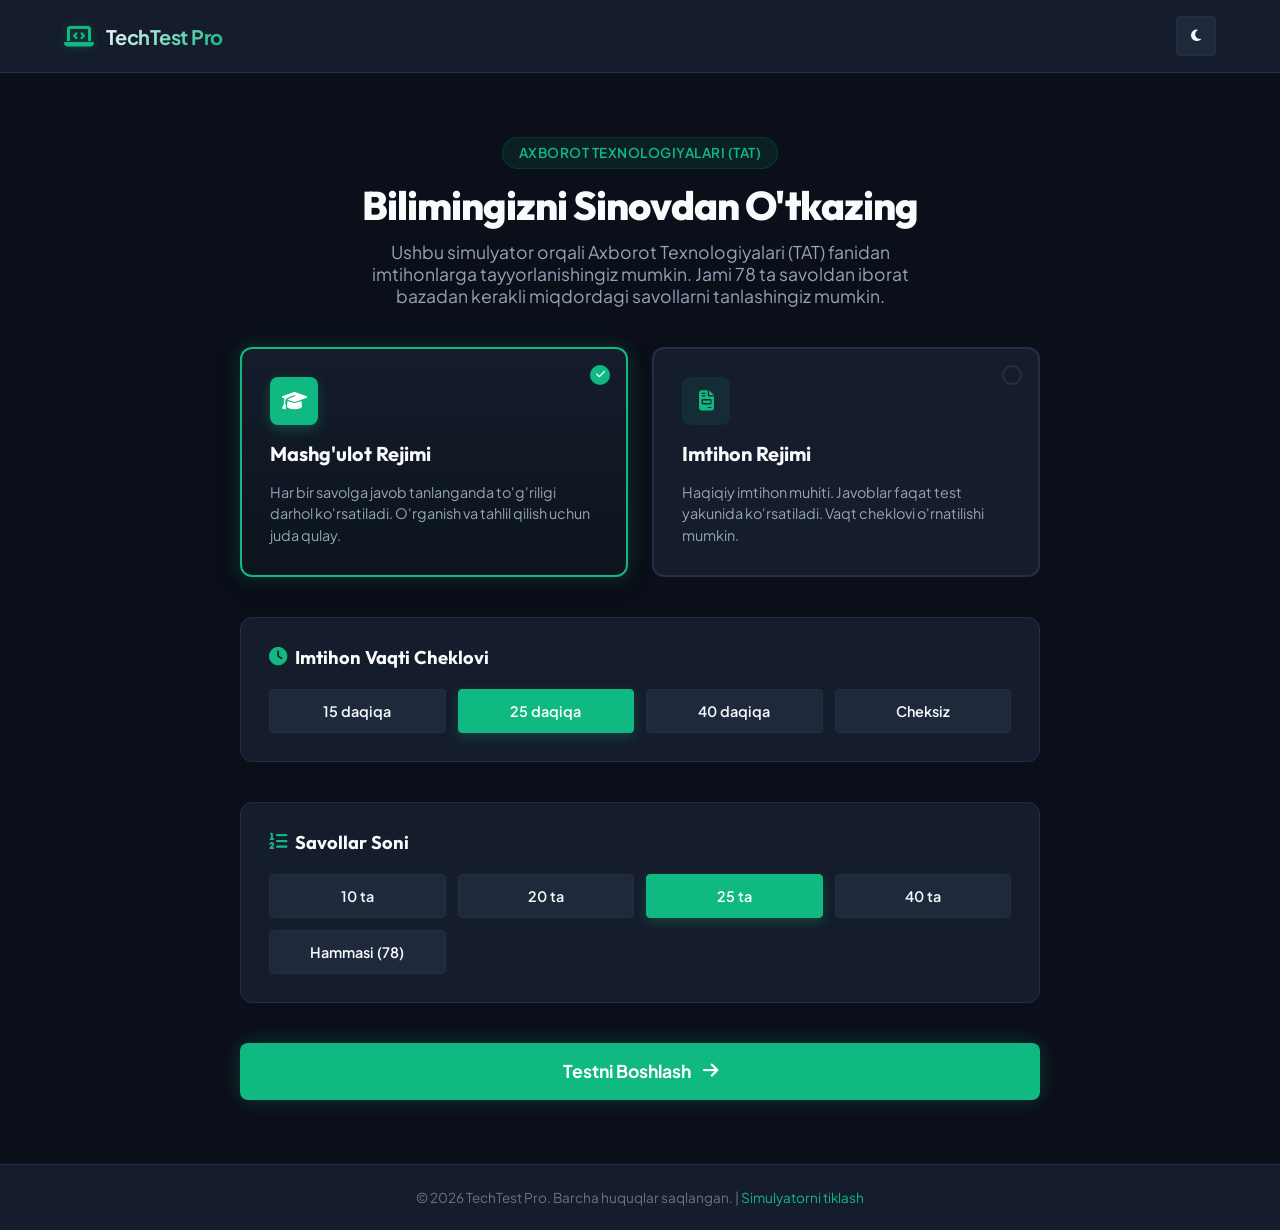
<file: tat +++100 - TEST.html>
<!DOCTYPE html>
<html lang="uz">
<head>
    <meta charset="UTF-8">
    <meta name="viewport" content="width=device-width, initial-scale=1.0">
    <title>TAT - Axborot Texnologiyalari Test Simulyatori</title>
    <!-- Google Fonts -->
    <link rel="preconnect" href="https://fonts.googleapis.com">
    <link rel="preconnect" href="https://fonts.gstatic.com" crossorigin>
    <link href="https://fonts.googleapis.com/css2?family=Outfit:wght@300;400;500;600;700;800&family=Plus+Jakarta+Sans:wght@300;400;500;600;700&display=swap" rel="stylesheet">
    <!-- FontAwesome for icons -->
    <link rel="stylesheet" href="https://cdnjs.cloudflare.com/ajax/libs/font-awesome/6.4.0/css/all.min.css">
    
    <style>
        :root {
            /* Dark Theme (Default) */
            --bg-main: #0b0f19;
            --bg-card: #151c2c;
            --bg-card-hover: #1e293b;
            --border-color: #222f47;
            --text-primary: #f8fafc;
            --text-secondary: #94a3b8;
            --text-muted: #64748b;
            
            --accent-primary: #10b981;
            --accent-primary-rgb: 16, 185, 129;
            --accent-hover: #059669;
            
            --success: #10b981;
            --success-bg: rgba(16, 185, 129, 0.15);
            --success-border: rgba(16, 185, 129, 0.3);
            
            --danger: #f43f5e;
            --danger-bg: rgba(244, 63, 94, 0.15);
            --danger-border: rgba(244, 63, 94, 0.3);
            
            --warning: #f59e0b;
            --warning-bg: rgba(245, 158, 11, 0.15);
            --warning-border: rgba(245, 158, 11, 0.3);
            
            --info: #06b6d4;
            --info-bg: rgba(6, 182, 212, 0.15);
            
            --shadow-sm: 0 2px 8px rgba(0, 0, 0, 0.15);
            --shadow-md: 0 8px 24px rgba(0, 0, 0, 0.2);
            --shadow-lg: 0 16px 40px rgba(0, 0, 0, 0.3);
            --shadow-accent: 0 0 20px rgba(16, 185, 129, 0.25);
            
            --radius-sm: 4px;
            --radius-md: 8px;
            --radius-lg: 12px;
            --radius-full: 9999px;
            
            --transition: all 0.25s cubic-bezier(0.4, 0, 0.2, 1);
        }

        .light-theme {
            /* Light Theme Overrides */
            --bg-main: #f8fafc;
            --bg-card: #ffffff;
            --bg-card-hover: #f1f5f9;
            --border-color: #e2e8f0;
            --text-primary: #0f172a;
            --text-secondary: #475569;
            --text-muted: #94a3b8;
            
            --accent-primary: #059669;
            --accent-primary-rgb: 5, 150, 105;
            --accent-hover: #047857;
            
            --success-bg: rgba(16, 185, 129, 0.1);
            --danger-bg: rgba(244, 63, 94, 0.1);
            --warning-bg: rgba(245, 158, 11, 0.1);
            --info-bg: rgba(6, 182, 212, 0.1);
            
            --shadow-sm: 0 2px 8px rgba(16, 185, 129, 0.04);
            --shadow-md: 0 8px 24px rgba(16, 185, 129, 0.08);
            --shadow-lg: 0 16px 40px rgba(16, 185, 129, 0.12);
            --shadow-accent: 0 0 20px rgba(5, 150, 105, 0.15);
        }

        * {
            box-sizing: border-box;
            margin: 0;
            padding: 0;
            font-family: 'Plus Jakarta Sans', sans-serif;
            -webkit-tap-highlight-color: transparent;
        }

        body {
            background-color: var(--bg-main);
            color: var(--text-primary);
            min-height: 100vh;
            display: flex;
            flex-direction: column;
            transition: var(--transition);
            overflow-x: hidden;
        }

        header {
            border-bottom: 1px solid var(--border-color);
            background-color: var(--bg-card);
            backdrop-filter: blur(10px);
            position: sticky;
            top: 0;
            z-index: 50;
            transition: var(--transition);
        }

        .header-container {
            max-width: 1200px;
            margin: 0 auto;
            padding: 1rem 1.5rem;
            display: flex;
            justify-content: space-between;
            align-items: center;
        }

        .logo {
            display: flex;
            align-items: center;
            gap: 0.75rem;
            text-decoration: none;
            color: var(--text-primary);
            font-weight: 700;
            font-size: 1.25rem;
            font-family: 'Outfit', sans-serif;
            letter-spacing: -0.5px;
        }

        .logo i {
            color: var(--accent-primary);
            font-size: 1.5rem;
            filter: drop-shadow(0 0 4px rgba(var(--accent-primary-rgb), 0.3));
        }

        .logo span {
            background: linear-gradient(135deg, var(--text-primary), var(--accent-primary));
            -webkit-background-clip: text;
            -webkit-text-fill-color: transparent;
        }

        .header-actions {
            display: flex;
            align-items: center;
            gap: 1rem;
        }

        .theme-toggle-btn {
            background: var(--bg-card-hover);
            border: 1px solid var(--border-color);
            color: var(--text-primary);
            padding: 0.6rem;
            border-radius: var(--radius-sm);
            cursor: pointer;
            width: 40px;
            height: 40px;
            display: flex;
            align-items: center;
            justify-content: center;
            transition: var(--transition);
        }

        .theme-toggle-btn:hover {
            border-color: var(--accent-primary);
            color: var(--accent-primary);
            transform: translateY(-2px);
        }

        .container {
            max-width: 1200px;
            width: 100%;
            margin: 0 auto;
            padding: 2rem 1.5rem;
            flex: 1;
            display: flex;
            flex-direction: column;
        }

        /* SCREEN: START SCREEN */
        .screen-start {
            max-width: 800px;
            margin: 2rem auto;
            width: 100%;
            display: flex;
            flex-direction: column;
            gap: 2.5rem;
            animation: fadeIn 0.4s ease-out;
        }

        @keyframes fadeIn {
            from { opacity: 0; transform: translateY(15px); }
            to { opacity: 1; transform: translateY(0); }
        }

        .hero-section {
            text-align: center;
            display: flex;
            flex-direction: column;
            gap: 0.75rem;
        }

        .hero-badge {
            background: rgba(var(--accent-primary-rgb), 0.1);
            color: var(--accent-primary);
            padding: 0.4rem 1rem;
            border-radius: var(--radius-full);
            font-size: 0.85rem;
            font-weight: 600;
            display: inline-block;
            margin: 0 auto;
            border: 1px solid rgba(var(--accent-primary-rgb), 0.15);
            letter-spacing: 0.5px;
            text-transform: uppercase;
        }

        .hero-section h1 {
            font-family: 'Outfit', sans-serif;
            font-size: 2.5rem;
            font-weight: 800;
            line-height: 1.2;
            letter-spacing: -1px;
        }

        .hero-section p {
            color: var(--text-secondary);
            font-size: 1.1rem;
            max-width: 550px;
            margin: 0 auto;
        }

        .config-cards {
            display: grid;
            grid-template-columns: 1fr 1fr;
            gap: 1.5rem;
        }

        @media (max-width: 640px) {
            .config-cards {
                grid-template-columns: 1fr;
            }
        }

        .mode-card {
            background-color: var(--bg-card);
            border: 2px solid var(--border-color);
            border-radius: var(--radius-lg);
            padding: 1.75rem;
            cursor: pointer;
            display: flex;
            flex-direction: column;
            gap: 1rem;
            transition: var(--transition);
            position: relative;
            overflow: hidden;
        }

        .mode-card:hover {
            border-color: rgba(var(--accent-primary-rgb), 0.5);
            transform: translateY(-4px);
            box-shadow: var(--shadow-md);
        }

        .mode-card.active {
            border-color: var(--accent-primary);
            box-shadow: var(--shadow-accent), var(--shadow-md);
            background: linear-gradient(180deg, var(--bg-card) 0%, rgba(var(--accent-primary-rgb), 0.03) 100%);
        }

        .mode-icon {
            width: 48px;
            height: 48px;
            border-radius: var(--radius-md);
            background: rgba(var(--accent-primary-rgb), 0.1);
            color: var(--accent-primary);
            display: flex;
            align-items: center;
            justify-content: center;
            font-size: 1.25rem;
            transition: var(--transition);
        }

        .mode-card.active .mode-icon {
            background: var(--accent-primary);
            color: white;
            box-shadow: 0 4px 12px rgba(var(--accent-primary-rgb), 0.3);
        }

        .mode-card h3 {
            font-family: 'Outfit', sans-serif;
            font-size: 1.25rem;
            font-weight: 700;
        }

        .mode-card p {
            color: var(--text-secondary);
            font-size: 0.9rem;
            line-height: 1.5;
        }

        .mode-select-indicator {
            position: absolute;
            top: 1rem;
            right: 1rem;
            width: 20px;
            height: 20px;
            border-radius: var(--radius-full);
            border: 2px solid var(--border-color);
            display: flex;
            align-items: center;
            justify-content: center;
            transition: var(--transition);
        }

        .mode-card.active .mode-select-indicator {
            border-color: var(--accent-primary);
            background-color: var(--accent-primary);
        }

        .mode-card.active .mode-select-indicator::after {
            content: "\f00c";
            font-family: "Font Awesome 5 Free";
            font-weight: 900;
            color: white;
            font-size: 0.65rem;
        }

        /* Timer Option UI */
        .settings-card {
            background-color: var(--bg-card);
            border: 1px solid var(--border-color);
            border-radius: var(--radius-lg);
            padding: 1.75rem;
            display: flex;
            flex-direction: column;
            gap: 1.25rem;
        }

        .settings-card h3 {
            font-family: 'Outfit', sans-serif;
            font-size: 1.15rem;
            font-weight: 700;
            display: flex;
            align-items: center;
            gap: 0.5rem;
        }

        .settings-card h3 i {
            color: var(--accent-primary);
        }

        .timer-options {
            display: grid;
            grid-template-columns: repeat(4, 1fr);
            gap: 0.75rem;
        }

        @media (max-width: 480px) {
            .timer-options {
                grid-template-columns: repeat(2, 1fr);
            }
        }

        .timer-btn {
            background: var(--bg-card-hover);
            border: 1px solid var(--border-color);
            color: var(--text-primary);
            padding: 0.75rem;
            border-radius: var(--radius-sm);
            cursor: pointer;
            font-weight: 600;
            font-size: 0.9rem;
            transition: var(--transition);
            text-align: center;
        }

        .timer-btn:hover {
            border-color: var(--accent-primary);
            color: var(--accent-primary);
        }

        .timer-btn.active {
            background-color: var(--accent-primary);
            border-color: var(--accent-primary);
            color: white;
            box-shadow: 0 4px 12px rgba(var(--accent-primary-rgb), 0.25);
        }

        .start-btn {
            background-color: var(--accent-primary);
            color: white;
            border: none;
            padding: 1.1rem 2rem;
            font-size: 1.1rem;
            font-weight: 700;
            border-radius: var(--radius-md);
            cursor: pointer;
            display: flex;
            align-items: center;
            justify-content: center;
            gap: 0.75rem;
            transition: var(--transition);
            box-shadow: var(--shadow-accent);
            width: 100%;
        }

        .start-btn:hover {
            background-color: var(--accent-hover);
            transform: translateY(-2px);
            box-shadow: 0 6px 20px rgba(var(--accent-primary-rgb), 0.4);
        }

        .start-btn:active {
            transform: translateY(0);
        }

        /* History panel */
        .history-card {
            background-color: var(--bg-card);
            border: 1px solid var(--border-color);
            border-radius: var(--radius-lg);
            padding: 1.75rem;
            display: flex;
            flex-direction: column;
            gap: 1.25rem;
        }

        .history-header {
            display: flex;
            justify-content: space-between;
            align-items: center;
        }

        .history-header h3 {
            font-family: 'Outfit', sans-serif;
            font-size: 1.15rem;
            font-weight: 700;
            display: flex;
            align-items: center;
            gap: 0.5rem;
        }

        .history-header h3 i {
            color: var(--accent-primary);
        }

        .clear-history-btn {
            background: none;
            border: none;
            color: var(--danger);
            font-weight: 600;
            font-size: 0.85rem;
            cursor: pointer;
            display: flex;
            align-items: center;
            gap: 0.25rem;
            transition: var(--transition);
        }

        .clear-history-btn:hover {
            color: #ff5a79;
            text-decoration: underline;
        }

        .history-list {
            display: flex;
            flex-direction: column;
            gap: 0.75rem;
            max-height: 250px;
            overflow-y: auto;
            padding-right: 0.25rem;
        }

        .history-item {
            display: flex;
            justify-content: space-between;
            align-items: center;
            padding: 0.9rem 1.2rem;
            background: var(--bg-card-hover);
            border-radius: var(--radius-sm);
            border: 1px solid var(--border-color);
            font-size: 0.9rem;
            transition: var(--transition);
        }

        .history-item-details {
            display: flex;
            flex-direction: column;
            gap: 0.25rem;
        }

        .history-mode {
            font-weight: 600;
            font-size: 0.85rem;
            padding: 0.15rem 0.5rem;
            border-radius: var(--radius-full);
            display: inline-block;
            width: fit-content;
        }

        .history-mode.exam {
            background-color: rgba(16, 185, 129, 0.15);
            color: #34d399;
        }

        .history-mode.practice {
            background-color: rgba(16, 185, 129, 0.1);
            color: #6ee7b7;
        }

        .history-date {
            color: var(--text-muted);
            font-size: 0.75rem;
        }

        .history-score-wrapper {
            text-align: right;
        }

        .history-score {
            font-size: 1.15rem;
            font-weight: 800;
            font-family: 'Outfit', sans-serif;
            color: var(--success);
        }

        .history-score.fail {
            color: var(--danger);
        }

        .history-stats {
            font-size: 0.75rem;
            color: var(--text-secondary);
        }

        .history-empty {
            text-align: center;
            color: var(--text-muted);
            padding: 2rem 0;
            font-style: italic;
        }

        /* SCREEN: ACTIVE QUIZ SCREEN */
        .screen-quiz {
            display: none;
            grid-template-columns: 1fr 340px;
            gap: 1.5rem;
            animation: fadeIn 0.4s ease-out;
        }

        @media (max-width: 992px) {
            .screen-quiz {
                grid-template-columns: 1fr;
            }
        }

        /* Main Area */
        .quiz-main {
            display: flex;
            flex-direction: column;
            gap: 1.5rem;
        }

        /* Progress Info Card */
        .quiz-progress-card {
            background-color: var(--bg-card);
            border: 1px solid var(--border-color);
            border-radius: var(--radius-lg);
            padding: 1.25rem;
            display: flex;
            flex-direction: column;
            gap: 0.75rem;
        }

        .progress-meta {
            display: flex;
            justify-content: space-between;
            align-items: center;
            font-size: 0.9rem;
        }

        .progress-title {
            font-weight: 700;
            font-family: 'Outfit', sans-serif;
        }

        .progress-percent {
            color: var(--accent-primary);
            font-weight: 700;
        }

        .progress-track {
            height: 8px;
            background-color: var(--border-color);
            border-radius: var(--radius-full);
            overflow: hidden;
        }

        .progress-fill {
            height: 100%;
            background: linear-gradient(90deg, var(--accent-primary) 0%, var(--info) 100%);
            border-radius: var(--radius-full);
            width: 0%;
            transition: width 0.3s cubic-bezier(0.4, 0, 0.2, 1);
        }

        /* Question Card */
        .question-card {
            background-color: var(--bg-card);
            border: 1px solid var(--border-color);
            border-radius: var(--radius-lg);
            padding: 2rem;
            display: flex;
            flex-direction: column;
            gap: 1.5rem;
            box-shadow: var(--shadow-sm);
            position: relative;
        }

        .question-header {
            display: flex;
            justify-content: space-between;
            align-items: center;
            border-bottom: 1px solid var(--border-color);
            padding-bottom: 1rem;
        }

        .question-number {
            font-size: 0.85rem;
            font-weight: 700;
            color: var(--text-muted);
            text-transform: uppercase;
            letter-spacing: 0.5px;
        }

        .question-badge {
            font-size: 0.85rem;
            font-weight: 600;
            padding: 0.25rem 0.75rem;
            border-radius: var(--radius-full);
        }

        .question-badge.exam {
            background-color: rgba(16, 185, 129, 0.15);
            color: #34d399;
        }

        .question-badge.practice {
            background-color: rgba(16, 185, 129, 0.1);
            color: #6ee7b7;
        }

        .question-text {
            font-size: 1.2rem;
            font-weight: 600;
            line-height: 1.6;
        }

        .options-container {
            display: flex;
            flex-direction: column;
            gap: 0.75rem;
        }

        .option-btn {
            background-color: var(--bg-card);
            border: 1px solid var(--border-color);
            color: var(--text-primary);
            padding: 1.1rem 1.5rem;
            border-radius: var(--radius-md);
            cursor: pointer;
            display: flex;
            align-items: flex-start;
            gap: 1rem;
            font-size: 0.95rem;
            line-height: 1.5;
            text-align: left;
            transition: var(--transition);
            position: relative;
            outline: none;
        }

        .option-btn:hover {
            border-color: rgba(var(--accent-primary-rgb), 0.5);
            background-color: var(--bg-card-hover);
            transform: translateX(4px);
        }

        .option-btn.selected {
            border-color: var(--accent-primary);
            background-color: rgba(var(--accent-primary-rgb), 0.08);
            box-shadow: 0 0 15px rgba(var(--accent-primary-rgb), 0.1);
        }

        .option-letter {
            width: 24px;
            height: 24px;
            border-radius: var(--radius-full);
            background-color: var(--border-color);
            color: var(--text-secondary);
            display: flex;
            align-items: center;
            justify-content: center;
            font-weight: 700;
            font-size: 0.8rem;
            flex-shrink: 0;
            transition: var(--transition);
        }

        .option-btn:hover .option-letter {
            background-color: var(--accent-primary);
            color: white;
        }

        .option-btn.selected .option-letter {
            background-color: var(--accent-primary);
            color: white;
        }

        .option-text {
            flex: 1;
        }

        /* Practice feedback styles */
        .option-btn.practice-correct {
            border-color: var(--success) !important;
            background-color: var(--success-bg) !important;
        }

        .option-btn.practice-correct .option-letter {
            background-color: var(--success) !important;
            color: white !important;
        }

        .option-btn.practice-incorrect {
            border-color: var(--danger) !important;
            background-color: var(--danger-bg) !important;
        }

        .option-btn.practice-incorrect .option-letter {
            background-color: var(--danger) !important;
            color: white !important;
        }

        .practice-feedback {
            margin-top: 1rem;
            padding: 1rem 1.25rem;
            border-radius: var(--radius-md);
            display: none;
            animation: fadeIn 0.3s ease-out;
        }

        .practice-feedback.correct {
            display: flex;
            align-items: center;
            gap: 0.75rem;
            background-color: var(--success-bg);
            border: 1px solid var(--success-border);
            color: var(--success);
        }

        .practice-feedback.incorrect {
            display: flex;
            align-items: center;
            gap: 0.75rem;
            background-color: var(--danger-bg);
            border: 1px solid var(--danger-border);
            color: var(--danger);
        }

        .practice-feedback i {
            font-size: 1.2rem;
        }

        .practice-feedback-text {
            font-size: 0.95rem;
            font-weight: 600;
        }

        /* Nav controls */
        .quiz-controls {
            display: flex;
            justify-content: space-between;
            align-items: center;
            margin-top: 1.5rem;
            gap: 1rem;
        }

        .control-btn {
            background-color: var(--bg-card);
            border: 1px solid var(--border-color);
            color: var(--text-primary);
            padding: 0.85rem 1.5rem;
            border-radius: var(--radius-md);
            cursor: pointer;
            font-weight: 600;
            font-size: 0.95rem;
            display: flex;
            align-items: center;
            gap: 0.5rem;
            transition: var(--transition);
        }

        .control-btn:hover {
            border-color: var(--text-secondary);
            background-color: var(--bg-card-hover);
        }

        .control-btn.primary {
            background-color: var(--accent-primary);
            border-color: var(--accent-primary);
            color: white;
        }

        .control-btn.primary:hover {
            background-color: var(--accent-hover);
            box-shadow: var(--shadow-accent);
        }

        .control-btn:disabled {
            opacity: 0.4;
            cursor: not-allowed;
            pointer-events: none;
        }

        .flag-btn {
            color: var(--text-muted);
        }

        .flag-btn.flagged {
            color: var(--warning);
            border-color: var(--warning-border);
            background-color: var(--warning-bg);
        }

        .flag-btn.flagged i {
            animation: bounce 0.3s ease;
        }

        @keyframes bounce {
            0%, 100% { transform: scale(1); }
            50% { transform: scale(1.3); }
        }

        /* Sidebar Widget */
        .quiz-sidebar {
            display: flex;
            flex-direction: column;
            gap: 1.5rem;
        }

        .sidebar-card {
            background-color: var(--bg-card);
            border: 1px solid var(--border-color);
            border-radius: var(--radius-lg);
            padding: 1.5rem;
            display: flex;
            flex-direction: column;
            gap: 1.25rem;
        }

        .timer-widget {
            display: flex;
            align-items: center;
            justify-content: center;
            gap: 0.75rem;
            font-family: 'Outfit', sans-serif;
            font-size: 1.8rem;
            font-weight: 700;
            color: var(--text-primary);
            border: 2px solid var(--border-color);
            border-radius: var(--radius-md);
            padding: 0.75rem;
            background: var(--bg-main);
        }

        .timer-widget i {
            color: var(--accent-primary);
        }

        .timer-widget.warning {
            border-color: var(--danger);
            color: var(--danger);
            animation: pulse-red 1s infinite alternate;
        }

        .timer-widget.warning i {
            color: var(--danger);
        }

        @keyframes pulse-red {
            from { box-shadow: 0 0 2px rgba(244, 63, 94, 0.2); }
            to { box-shadow: 0 0 15px rgba(244, 63, 94, 0.45); }
        }

        .grid-header {
            display: flex;
            justify-content: space-between;
            align-items: center;
            border-bottom: 1px solid var(--border-color);
            padding-bottom: 0.75rem;
        }

        .grid-title {
            font-family: 'Outfit', sans-serif;
            font-size: 1rem;
            font-weight: 700;
        }

        .grid-stats {
            font-size: 0.75rem;
            color: var(--text-muted);
            font-weight: 600;
        }

        .questions-grid {
            display: grid;
            grid-template-columns: repeat(5, 1fr);
            gap: 0.5rem;
        }

        .grid-cell {
            aspect-ratio: 1;
            border-radius: var(--radius-sm);
            background-color: var(--bg-card-hover);
            border: 1px solid var(--border-color);
            color: var(--text-secondary);
            font-weight: 700;
            font-size: 0.9rem;
            display: flex;
            align-items: center;
            justify-content: center;
            cursor: pointer;
            transition: var(--transition);
            position: relative;
        }

        .grid-cell:hover {
            border-color: var(--accent-primary);
            color: var(--accent-primary);
        }

        .grid-cell.active {
            border-color: var(--accent-primary);
            background-color: rgba(var(--accent-primary-rgb), 0.15);
            color: var(--accent-primary);
            box-shadow: 0 0 8px rgba(var(--accent-primary-rgb), 0.3);
            transform: scale(1.05);
        }

        /* States of answered grid */
        .grid-cell.answered {
            background-color: rgba(var(--accent-primary-rgb), 0.25);
            border-color: var(--accent-primary);
            color: var(--text-primary);
        }

        .grid-cell.flagged::after {
            content: "";
            position: absolute;
            top: 2px;
            right: 2px;
            width: 6px;
            height: 6px;
            border-radius: var(--radius-full);
            background-color: var(--warning);
            box-shadow: 0 0 4px var(--warning);
        }

        .grid-cell.correct-ans {
            background-color: var(--success) !important;
            border-color: var(--success) !important;
            color: white !important;
        }

        .grid-cell.incorrect-ans {
            background-color: var(--danger) !important;
            border-color: var(--danger) !important;
            color: white !important;
        }

        .legend-grid {
            display: grid;
            grid-template-columns: 1fr 1fr;
            gap: 0.5rem;
            font-size: 0.75rem;
            color: var(--text-secondary);
            border-top: 1px solid var(--border-color);
            padding-top: 0.75rem;
        }

        .legend-item {
            display: flex;
            align-items: center;
            gap: 0.35rem;
        }

        .legend-color {
            width: 12px;
            height: 12px;
            border-radius: 3px;
        }

        .legend-color.unanswered {
            background-color: var(--bg-card-hover);
            border: 1px solid var(--border-color);
        }

        .legend-color.answered {
            background-color: rgba(16, 185, 129, 0.25);
            border: 1px solid var(--accent-primary);
        }

        .legend-color.flagged {
            background-color: var(--bg-card-hover);
            border: 1px solid var(--border-color);
            position: relative;
        }

        .legend-color.flagged::after {
            content: "";
            position: absolute;
            top: 2px;
            right: 2px;
            width: 6px;
            height: 6px;
            border-radius: var(--radius-full);
            background-color: var(--warning);
        }

        .finish-test-btn {
            background-color: var(--danger);
            color: white;
            border: none;
            padding: 0.9rem;
            border-radius: var(--radius-md);
            font-weight: 700;
            font-size: 0.95rem;
            cursor: pointer;
            width: 100%;
            display: flex;
            align-items: center;
            justify-content: center;
            gap: 0.5rem;
            transition: var(--transition);
            box-shadow: 0 4px 12px rgba(244, 63, 94, 0.2);
        }

        .finish-test-btn:hover {
            background-color: #e11d48;
            box-shadow: 0 6px 16px rgba(244, 63, 94, 0.35);
            transform: translateY(-1px);
        }

        /* SCREEN: RESULTS SCREEN */
        .screen-results {
            display: none;
            max-width: 900px;
            margin: 0 auto;
            width: 100%;
            flex-direction: column;
            gap: 2rem;
            animation: fadeIn 0.4s ease-out;
        }

        .results-summary-card {
            background-color: var(--bg-card);
            border: 1px solid var(--border-color);
            border-radius: var(--radius-lg);
            padding: 2.5rem;
            display: grid;
            grid-template-columns: 240px 1fr;
            gap: 2.5rem;
            align-items: center;
            box-shadow: var(--shadow-md);
        }

        @media (max-width: 680px) {
            .results-summary-card {
                grid-template-columns: 1fr;
                text-align: center;
                padding: 2rem;
                gap: 1.5rem;
            }
        }

        .score-radial-wrapper {
            display: flex;
            flex-direction: column;
            align-items: center;
            justify-content: center;
            gap: 0.75rem;
        }

        .radial-progress {
            position: relative;
            width: 160px;
            height: 160px;
        }

        .radial-progress svg {
            width: 100%;
            height: 100%;
            transform: rotate(-90deg);
        }

        .radial-progress circle {
            fill: none;
            stroke-width: 12;
            stroke-linecap: round;
        }

        .radial-progress .circle-bg {
            stroke: var(--border-color);
        }

        .radial-progress .circle-fill {
            stroke: var(--accent-primary);
            stroke-dasharray: 439.8; /* 2 * PI * r (r=70) */
            stroke-dashoffset: 439.8;
            transition: stroke-dashoffset 1s ease-out;
        }

        .radial-score-text {
            position: absolute;
            top: 50%;
            left: 50%;
            transform: translate(-50%, -50%);
            text-align: center;
        }

        .radial-score-num {
            font-size: 2.2rem;
            font-weight: 800;
            font-family: 'Outfit', sans-serif;
            line-height: 1;
        }

        .radial-score-lbl {
            font-size: 0.75rem;
            color: var(--text-muted);
            font-weight: 600;
            text-transform: uppercase;
            letter-spacing: 0.5px;
        }

        .results-details-wrapper {
            display: flex;
            flex-direction: column;
            gap: 1.25rem;
        }

        .results-title {
            font-family: 'Outfit', sans-serif;
            font-size: 1.8rem;
            font-weight: 800;
        }

        .results-verdict {
            font-weight: 600;
            font-size: 1.05rem;
            color: var(--text-secondary);
        }

        .metrics-grid {
            display: grid;
            grid-template-columns: repeat(3, 1fr);
            gap: 1rem;
        }

        @media (max-width: 480px) {
            .metrics-grid {
                grid-template-columns: 1fr;
            }
        }

        .metric-card {
            background-color: var(--bg-card-hover);
            border: 1px solid var(--border-color);
            padding: 1rem;
            border-radius: var(--radius-md);
            display: flex;
            flex-direction: column;
            gap: 0.25rem;
        }

        .metric-val {
            font-size: 1.4rem;
            font-weight: 700;
            font-family: 'Outfit', sans-serif;
        }

        .metric-val.correct {
            color: var(--success);
        }

        .metric-val.incorrect {
            color: var(--danger);
        }

        .metric-lbl {
            font-size: 0.8rem;
            color: var(--text-muted);
            font-weight: 500;
        }

        .results-actions {
            display: flex;
            gap: 1rem;
            margin-top: 0.5rem;
        }

        @media (max-width: 680px) {
            .results-actions {
                justify-content: center;
            }
        }

        /* Review List section */
        .review-section {
            display: flex;
            flex-direction: column;
            gap: 1rem;
        }

        .review-section h3 {
            font-family: 'Outfit', sans-serif;
            font-size: 1.3rem;
            font-weight: 700;
            margin-bottom: 0.5rem;
        }

        .review-card {
            background-color: var(--bg-card);
            border: 1px solid var(--border-color);
            border-radius: var(--radius-md);
            padding: 1.5rem;
            display: flex;
            flex-direction: column;
            gap: 1rem;
        }

        .review-card.correct {
            border-left: 4px solid var(--success);
        }

        .review-card.incorrect {
            border-left: 4px solid var(--danger);
        }

        .review-card.unanswered {
            border-left: 4px solid var(--warning);
        }

        .review-card-header {
            display: flex;
            justify-content: space-between;
            align-items: flex-start;
            gap: 1rem;
            font-size: 0.85rem;
            font-weight: 700;
        }

        .review-q-num {
            color: var(--text-muted);
            text-transform: uppercase;
        }

        .review-status-badge {
            padding: 0.2rem 0.6rem;
            border-radius: var(--radius-full);
            font-size: 0.75rem;
        }

        .review-status-badge.correct {
            background-color: var(--success-bg);
            color: var(--success);
        }

        .review-status-badge.incorrect {
            background-color: var(--danger-bg);
            color: var(--danger);
        }

        .review-status-badge.unanswered {
            background-color: var(--warning-bg);
            color: var(--warning);
        }

        .review-q-text {
            font-weight: 600;
            font-size: 1.05rem;
            line-height: 1.5;
        }

        .review-options {
            display: flex;
            flex-direction: column;
            gap: 0.5rem;
        }

        .review-option {
            padding: 0.8rem 1.2rem;
            border-radius: var(--radius-sm);
            border: 1px solid var(--border-color);
            background-color: var(--bg-card);
            font-size: 0.9rem;
            display: flex;
            align-items: center;
            gap: 0.75rem;
        }

        .review-option.correct {
            background-color: var(--success-bg);
            border-color: var(--success);
            color: var(--success);
            font-weight: 600;
        }

        .review-option.user-incorrect {
            background-color: var(--danger-bg);
            border-color: var(--danger);
            color: var(--danger);
            font-weight: 600;
        }

        .review-option-badge {
            width: 20px;
            height: 20px;
            border-radius: var(--radius-full);
            background-color: var(--border-color);
            color: var(--text-secondary);
            font-size: 0.75rem;
            font-weight: 700;
            display: flex;
            align-items: center;
            justify-content: center;
            flex-shrink: 0;
        }

        .review-option.correct .review-option-badge {
            background-color: var(--success);
            color: white;
        }

        .review-option.user-incorrect .review-option-badge {
            background-color: var(--danger);
            color: white;
        }

        /* MODAL FOR CONFIRM FINISH */
        .modal-overlay {
            position: fixed;
            top: 0;
            left: 0;
            right: 0;
            bottom: 0;
            background-color: rgba(0, 0, 0, 0.65);
            backdrop-filter: blur(4px);
            z-index: 100;
            display: none;
            align-items: center;
            justify-content: center;
            padding: 1.5rem;
        }

        .modal-card {
            background-color: var(--bg-card);
            border: 1px solid var(--border-color);
            border-radius: var(--radius-lg);
            max-width: 450px;
            width: 100%;
            padding: 2rem;
            display: flex;
            flex-direction: column;
            gap: 1.5rem;
            box-shadow: var(--shadow-lg);
            animation: modalScale 0.25s cubic-bezier(0.34, 1.56, 0.64, 1);
        }

        @keyframes modalScale {
            from { transform: scale(0.9); opacity: 0; }
            to { transform: scale(1); opacity: 1; }
        }

        .modal-header {
            display: flex;
            align-items: center;
            gap: 0.75rem;
        }

        .modal-header i {
            color: var(--warning);
            font-size: 1.75rem;
        }

        .modal-header h3 {
            font-family: 'Outfit', sans-serif;
            font-size: 1.3rem;
            font-weight: 700;
        }

        .modal-body p {
            color: var(--text-secondary);
            font-size: 0.95rem;
            line-height: 1.6;
        }

        .modal-actions {
            display: flex;
            justify-content: flex-end;
            gap: 0.75rem;
        }

        .modal-btn {
            padding: 0.75rem 1.25rem;
            border-radius: var(--radius-md);
            font-weight: 600;
            font-size: 0.9rem;
            cursor: pointer;
            border: 1px solid var(--border-color);
            background: var(--bg-card-hover);
            color: var(--text-primary);
            transition: var(--transition);
        }

        .modal-btn:hover {
            border-color: var(--text-secondary);
        }

        .modal-btn.confirm {
            background-color: var(--danger);
            border-color: var(--danger);
            color: white;
        }

        .modal-btn.confirm:hover {
            background-color: #e11d48;
            box-shadow: 0 4px 12px rgba(244, 63, 94, 0.2);
        }

        /* TOAST SYSTEM */
        .toast-container {
            position: fixed;
            bottom: 24px;
            right: 24px;
            z-index: 1000;
            display: flex;
            flex-direction: column;
            gap: 0.75rem;
        }

        .toast {
            background-color: var(--bg-card);
            border: 1px solid var(--border-color);
            border-left: 4px solid var(--accent-primary);
            color: var(--text-primary);
            padding: 1rem 1.5rem;
            border-radius: var(--radius-sm);
            box-shadow: var(--shadow-lg);
            display: flex;
            align-items: center;
            gap: 0.75rem;
            font-size: 0.9rem;
            font-weight: 600;
            min-width: 250px;
            max-width: 380px;
            animation: slideInRight 0.3s cubic-bezier(0.16, 1, 0.3, 1);
            transition: var(--transition);
        }

        .toast.success { border-left-color: var(--success); }
        .toast.danger { border-left-color: var(--danger); }
        .toast.warning { border-left-color: var(--warning); }

        @keyframes slideInRight {
            from { transform: translateX(100%); opacity: 0; }
            to { transform: translateX(0); opacity: 1; }
        }

        .toast.fade-out {
            transform: translateX(120%);
            opacity: 0;
        }

        footer {
            border-top: 1px solid var(--border-color);
            background-color: var(--bg-card);
            padding: 1.5rem;
            text-align: center;
            font-size: 0.85rem;
            color: var(--text-muted);
            margin-top: auto;
            transition: var(--transition);
        }

        footer a {
            color: var(--accent-primary);
            text-decoration: none;
        }

        footer a:hover {
            text-decoration: underline;
        }
    </style>
</head>
<body>

    <header>
        <div class="header-container">
            <a href="#" class="logo" id="headerLogo">
                <i class="fa-solid fa-laptop-code"></i>
                <span>TechTest Pro</span>
            </a>
            <div class="header-actions">
                <button class="theme-toggle-btn" id="themeToggleBtn" title="Mavzuni o'zgartirish">
                    <i class="fa-solid fa-moon"></i>
                </button>
            </div>
        </div>
    </header>

    <div class="container">
        
        <!-- ================= SCREEN 1: START SCREEN ================= -->
        <div class="screen-start" id="startScreen">
            <div class="hero-section">
                <div class="hero-badge">Axborot Texnologiyalari (TAT)</div>
                <h1>Bilimingizni Sinovdan O'tkazing</h1>
                <p>Ushbu simulyator orqali Axborot Texnologiyalari (TAT) fanidan imtihonlarga tayyorlanishingiz mumkin. Jami 78 ta savoldan iborat bazadan kerakli miqdordagi savollarni tanlashingiz mumkin.</p>
            </div>

            <div class="config-cards">
                <div class="mode-card active" id="modePracticeCard" onclick="selectMode('practice')">
                    <div class="mode-select-indicator"></div>
                    <div class="mode-icon">
                        <i class="fa-solid fa-graduation-cap"></i>
                    </div>
                    <h3>Mashg'ulot Rejimi</h3>
                    <p>Har bir savolga javob tanlanganda to'g'riligi darhol ko'rsatiladi. O'rganish va tahlil qilish uchun juda qulay.</p>
                </div>
                
                <div class="mode-card" id="modeExamCard" onclick="selectMode('exam')">
                    <div class="mode-select-indicator"></div>
                    <div class="mode-icon">
                        <i class="fa-solid fa-file-invoice"></i>
                    </div>
                    <h3>Imtihon Rejimi</h3>
                    <p>Haqiqiy imtihon muhiti. Javoblar faqat test yakunida ko'rsatiladi. Vaqt cheklovi o'rnatilishi mumkin.</p>
                </div>
            </div>

            <div class="settings-card" id="timerSettingsWrapper">
                <h3><i class="fa-solid fa-clock"></i> Imtihon Vaqti Cheklovi</h3>
                <div class="timer-options">
                    <button class="timer-btn" onclick="selectTimer(15)">15 daqiqa</button>
                    <button class="timer-btn active" onclick="selectTimer(25)">25 daqiqa</button>
                    <button class="timer-btn" onclick="selectTimer(40)">40 daqiqa</button>
                    <button class="timer-btn" onclick="selectTimer(0)">Cheksiz</button>
                </div>
            </div>


            <div class="settings-card" id="questionCountWrapper">
                <h3><i class="fa-solid fa-list-ol"></i> Savollar Soni</h3>
                <div class="timer-options">
                    <button class="timer-btn" onclick="selectQuestionCount(10)">10 ta</button>
                    <button class="timer-btn" onclick="selectQuestionCount(20)">20 ta</button>
                    <button class="timer-btn active" onclick="selectQuestionCount(25)">25 ta</button>
                    <button class="timer-btn" onclick="selectQuestionCount(40)">40 ta</button>
                    <button class="timer-btn" onclick="selectQuestionCount(78)">Hammasi (78)</button>
                </div>
            </div>



            <button class="start-btn" id="startTestBtn">
                <span>Testni Boshlash</span>
                <i class="fa-solid fa-arrow-right"></i>
            </button>

            <!-- Test History Section -->
            <div class="history-card" id="historyCard" style="display: none;">
                <div class="history-header">
                    <h3><i class="fa-solid fa-clock-rotate-left"></i> Avvalgi Natijalar</h3>
                    <button class="clear-history-btn" id="clearHistoryBtn">
                        <i class="fa-solid fa-trash-can"></i> Tarixni tozalash
                    </button>
                </div>
                <div class="history-list" id="historyList">
                    <!-- History items injected here -->
                </div>
            </div>
        </div>

        <!-- ================= SCREEN 2: QUIZ SCREEN ================= -->
        <div class="screen-quiz" id="quizScreen">
            <!-- Main Column -->
            <div class="quiz-main">
                <!-- Progress widget -->
                <div class="quiz-progress-card">
                    <div class="progress-meta">
                        <span class="progress-title" id="progressTitle">Bajarilishi</span>
                        <span class="progress-percent" id="progressPercent">0%</span>
                    </div>
                    <div class="progress-track">
                        <div class="progress-fill" id="progressFill"></div>
                    </div>
                </div>

                <!-- Question details -->
                <div class="question-card" id="questionCard">
                    <div class="question-header">
                        <span class="question-number" id="questionNumLabel">Savol 1 / 25</span>
                        <span class="question-badge practice" id="modeBadge">Mashg'ulot</span>
                    </div>
                    
                    <div class="question-text" id="questionText">
                        Savol matni yuklanmoqda...
                    </div>

                    <div class="options-container" id="optionsContainer">
                        <!-- Options buttons injected here -->
                    </div>

                    <!-- Practice Feedback panel -->
                    <div class="practice-feedback" id="practiceFeedback">
                        <i class="fa-solid fa-circle-check"></i>
                        <span class="practice-feedback-text" id="practiceFeedbackText">To'g'ri javob!</span>
                    </div>

                    <!-- Navigation controls -->
                    <div class="quiz-controls">
                        <button class="control-btn" id="prevBtn">
                            <i class="fa-solid fa-arrow-left"></i>
                            <span>Oldingi</span>
                        </button>
                        <button class="control-btn flag-btn" id="flagBtn" title="Review uchun belgilash">
                            <i class="fa-regular fa-bookmark"></i>
                            <span>Belgilash</span>
                        </button>
                        <button class="control-btn primary" id="nextBtn">
                            <span>Keyingi</span>
                            <i class="fa-solid fa-arrow-right"></i>
                        </button>
                    </div>
                </div>
            </div>

            <!-- Sidebar Column -->
            <div class="quiz-sidebar">
                <!-- Timer widget -->
                <div class="sidebar-card" id="timerWidgetCard">
                    <div class="timer-widget" id="timerDisplay">
                        <i class="fa-solid fa-stopwatch"></i>
                        <span>25:00</span>
                    </div>
                </div>

                <!-- 1-25 Grid widget -->
                <div class="sidebar-card">
                    <div class="grid-header">
                        <span class="grid-title">Savollar</span>
                        <span class="grid-stats" id="gridStats">0 / 25 javob berildi</span>
                    </div>
                    
                    <div class="questions-grid" id="questionsGrid">
                        <!-- 25 grid cells injected here -->
                    </div>

                    <div class="legend-grid">
                        <div class="legend-item">
                            <div class="legend-color unanswered"></div>
                            <span>Javobsiz</span>
                        </div>
                        <div class="legend-item">
                            <div class="legend-color answered"></div>
                            <span>Javob berilgan</span>
                        </div>
                        <div class="legend-item" style="grid-column: span 2;">
                            <div class="legend-color flagged"></div>
                            <span>Qayta ko'rishga belgilangan</span>
                        </div>
                    </div>
                </div>

                <button class="finish-test-btn" id="finishTestBtn">
                    <i class="fa-solid fa-circle-check"></i>
                    <span>Testni yakunlash</span>
                </button>
            </div>
        </div>

        <!-- ================= SCREEN 3: RESULTS SCREEN ================= -->
        <div class="screen-results" id="resultsScreen">
            <div class="results-summary-card">
                <!-- Score Radial -->
                <div class="score-radial-wrapper">
                    <div class="radial-progress">
                        <svg>
                            <circle class="circle-bg" cx="80" cy="80" r="70"></circle>
                            <circle class="circle-fill" id="circleScoreFill" cx="80" cy="80" r="70"></circle>
                        </svg>
                        <div class="radial-score-text">
                            <div class="radial-score-num" id="scorePercentVal">0%</div>
                            <div class="radial-score-lbl">To'g'rilik</div>
                        </div>
                    </div>
                </div>

                <!-- Info summary -->
                <div class="results-details-wrapper">
                    <h2 class="results-title" id="resultsVerdictTitle">Ajoyib Natija!</h2>
                    <p class="results-verdict" id="resultsVerdictDesc">Siz imtihondan muvaffaqiyatli o'tdingiz.</p>
                    
                    <div class="metrics-grid">
                        <div class="metric-card">
                            <span class="metric-val correct" id="correctMetric">0</span>
                            <span class="metric-lbl">To'g'ri</span>
                        </div>
                        <div class="metric-card">
                            <span class="metric-val incorrect" id="incorrectMetric">0</span>
                            <span class="metric-lbl">Noto'g'ri</span>
                        </div>
                        <div class="metric-card">
                            <span class="metric-val" id="timeMetric">00:00</span>
                            <span class="metric-lbl">Sarflangan vaqt</span>
                        </div>
                    </div>

                    <div class="results-actions">
                        <button class="control-btn primary" id="restartTestBtn">
                            <i class="fa-solid fa-rotate-right"></i>
                            <span>Qaytadan topshirish</span>
                        </button>
                        <button class="control-btn" id="homeBtn">
                            <i class="fa-solid fa-house"></i>
                            <span>Bosh sahifa</span>
                        </button>
                    </div>
                </div>
            </div>

            <!-- Review section -->
            <div class="review-section">
                <h3>Xatolarni ko'rib chiqish</h3>
                <div id="reviewCardsList" style="display: flex; flex-direction: column; gap: 1rem;">
                    <!-- Review cards dynamically injected here -->
                </div>
            </div>
        </div>

    </div>

    <!-- ================= CONFIRM SUBMIT MODAL ================= -->
    <div class="modal-overlay" id="confirmModal">
        <div class="modal-card">
            <div class="modal-header">
                <i class="fa-solid fa-circle-exclamation"></i>
                <h3>Testni yakunlaysizmi?</h3>
            </div>
            <div class="modal-body">
                <p id="modalBodyText">Siz hali barcha savollarga javob bermadingiz. Testni yakunlashni tasdiqlaysizmi?</p>
            </div>
            <div class="modal-actions">
                <button class="modal-btn" onclick="closeModal()">Bekor qilish</button>
                <button class="modal-btn confirm" id="modalConfirmBtn">Tasdiqlash</button>
            </div>
        </div>
    </div>

    <!-- Toast Container -->
    <div class="toast-container" id="toastContainer"></div>

    <footer>
        <p>&copy; 2026 TechTest Pro. Barcha huquqlar saqlangan. | <a href="#" id="footerResetLink">Simulyatorni tiklash</a></p>
    </footer>

    <!-- Load questions data first -->
    <script>
// Transformed from Hamshiralik_ishi_yangi_format.docx
const QUESTIONS_DATA = [
  {
    "question": "Bu uskunalar panelining vazifasi (Rasmga qarang",
    "answers": [
      {
        "text": "Shrift bilan ishlaydi",
        "correct": true
      },
      {
        "text": "Abzas bilan ishlaytdi",
        "correct": false
      },
      {
        "text": "Stillar bilan ishlaydi",
        "correct": false
      }
    ]
  },
  {
    "question": "rsatkichi bilan ikki",
    "answers": [
      {
        "text": "Microsoft WordPad dasturi ishga tushiriladi va unga tanlangan hujjat yuklanadi",
        "correct": true
      },
      {
        "text": "Microsoft Word dasturi ishga tushiriladi va unga tanlangan hujjat yuklanadi",
        "correct": false
      },
      {
        "text": "Microsoft Excel dasturi ishga tushiriladi va unga tanlangan hujjat yuklanadi",
        "correct": false
      }
    ]
  },
  {
    "question": "Microsoft Word dasturida chiziqchadan",
    "answers": [
      {
        "text": "Delete",
        "correct": true
      },
      {
        "text": "Backspace",
        "correct": false
      },
      {
        "text": "F8",
        "correct": false
      }
    ]
  },
  {
    "question": "Microsoft Word dasturida hujjatlarni printerga bosmaga berish",
    "answers": [
      {
        "text": "",
        "correct": true
      },
      {
        "text": "",
        "correct": false
      },
      {
        "text": "Microsoft Word - bu:",
        "correct": false
      },
      {
        "text": "Elektron jadval muxarriri",
        "correct": false
      }
    ]
  },
  {
    "question": "",
    "answers": [
      {
        "text": "Backspace",
        "correct": true
      },
      {
        "text": "Delete",
        "correct": false
      },
      {
        "text": "Insert",
        "correct": false
      }
    ]
  },
  {
    "question": "Shu tugmaning vazifasi (Rasmga qarang",
    "answers": [
      {
        "text": "Yozuvni qalinlashtiradi",
        "correct": true
      },
      {
        "text": "Yozuv turini almashtiradi",
        "correct": false
      },
      {
        "text": "Yozuvni kattalashtiradi Shu tugmaning vazifasi ( Rasmga qarang ",
        "correct": false
      },
      {
        "text": "Jadval yaratadi",
        "correct": false
      }
    ]
  },
  {
    "question": "Shu tugmaning vazifasi (Rasmga qarang",
    "answers": [
      {
        "text": "Jadval yaratadi",
        "correct": true
      },
      {
        "text": "Rasm joylashtiradi",
        "correct": false
      },
      {
        "text": "Shakllar chizadi",
        "correct": false
      }
    ]
  },
  {
    "question": "Yozuv for mati bilan qaysi bo'lim (menu shug'ullanadi (Rasmga qarang",
    "answers": [
      {
        "text": "",
        "correct": true
      },
      {
        "text": "",
        "correct": false
      },
      {
        "text": "To ' g ' ri javob yo ' q O ' rtadan yozish uchun qaysi tugmadan foydalanamiz (Rasmga qarang",
        "correct": false
      },
      {
        "text": "1",
        "correct": false
      }
    ]
  },
  {
    "question": "Bu qaysi dasturning logotipi hisoblanadi (Rasmga qarang",
    "answers": [
      {
        "text": "MS Office",
        "correct": true
      },
      {
        "text": "MS Office Word",
        "correct": false
      },
      {
        "text": "MS Office Excel",
        "correct": false
      }
    ]
  },
  {
    "question": "Shu tugmaning vazifasi (Rasmga qarang",
    "answers": [
      {
        "text": "Yozuvni rangini o ' zgartiradi",
        "correct": true
      },
      {
        "text": "Yozuvni orqa fon ranggini o ' zgartiradi",
        "correct": false
      },
      {
        "text": "Hech narsa qilmaydi Shu tugmaning vazifasi (Rasmga qarang",
        "correct": false
      },
      {
        "text": "Qalin yozuv",
        "correct": false
      }
    ]
  },
  {
    "question": "Shu tugmaning vazifasi (Rasmga qarang",
    "answers": [
      {
        "text": "Yozuv turini o'zgartiradi",
        "correct": true
      },
      {
        "text": "Yozuv kattaligini kattalashtiradi",
        "correct": false
      },
      {
        "text": "Yozuv kattaligini kichiklashtiradi",
        "correct": false
      }
    ]
  },
  {
    "question": "Shu tugmaning vazifasi (Rasmga qarang",
    "answers": [
      {
        "text": "Yozuv turini o'zgartiradi",
        "correct": true
      },
      {
        "text": "Yozuv kattaligini kattalashtiradi",
        "correct": false
      },
      {
        "text": "Yozuv kattaligini kichiklashtiradi",
        "correct": false
      }
    ]
  },
  {
    "question": "Shu tugmaning vazifasi (Rasmga qarang",
    "answers": [
      {
        "text": "Yozuv turini o'zgartiradi",
        "correct": true
      },
      {
        "text": "Yozuv kattaligini kattalashtiradi",
        "correct": false
      },
      {
        "text": "Yozuv kattaligini kichiklashtiradi",
        "correct": false
      }
    ]
  },
  {
    "question": "Istalgan dasturda printerga bosmaga berish uchun qaysi klavushlar birgalikda bosiladi",
    "answers": [
      {
        "text": "CTRL+P",
        "correct": true
      },
      {
        "text": "CTRL+A",
        "correct": false
      },
      {
        "text": "CTRL+B Bu qaysi dastur >>> (Rasmni kattalashtirish uchun ustiga bosing",
        "correct": false
      },
      {
        "text": "MS Excel",
        "correct": false
      }
    ]
  },
  {
    "question": "MS Excel dasturida Filtr tugmasi qaysi menuda joylashgan (Rasmni kattalashtirish uchun ustiga bosing",
    "answers": [
      {
        "text": "",
        "correct": true
      },
      {
        "text": "",
        "correct": false
      },
      {
        "text": "Printerdan bosmaga chiqarmoqchimiz : 20 nusxada chiqarmoqchim bo ' lsak qayerga 20 yozishimiz kerak (Rasmni kattalashtirish uchun ustiga bosing",
        "correct": false
      },
      {
        "text": "1",
        "correct": false
      }
    ]
  },
  {
    "question": "Printerdan bosmaga chiqarmoqchimiz: 12 - sahifadan chiqarmoqchi bo'lsak qayerga 12 yozishimz kerak (Rasmni kattalashtirish uchun ustiga bosing",
    "answers": [
      {
        "text": "1",
        "correct": true
      },
      {
        "text": "2",
        "correct": false
      },
      {
        "text": "3 MS Excel qanaqangi dastur hisoblanadi ?",
        "correct": false
      },
      {
        "text": "Matn muharriri",
        "correct": false
      }
    ]
  },
  {
    "question": "Exceldagi xujjatlarni bosmaga chiqarish uchun qaysi klavushlar kombinatsiyasidan foydalaniladi",
    "answers": [
      {
        "text": "SHIFT+P",
        "correct": true
      },
      {
        "text": "CTRL+P",
        "correct": false
      },
      {
        "text": "ALT+P",
        "correct": false
      }
    ]
  },
  {
    "question": "MS PowerPoint qanaqangi dastur hisoblanadi?",
    "answers": [
      {
        "text": "Matn muharriri",
        "correct": true
      },
      {
        "text": "Jadval yaratuvchi dastur",
        "correct": false
      },
      {
        "text": "Taqdimotlar yaratuvchi dastur",
        "correct": false
      }
    ]
  },
  {
    "question": "MS PowerPointdagi ANIMATSIYA menusining vazifasi",
    "answers": [
      {
        "text": "Matnli obeyktlarga animatsiya joylashtirish",
        "correct": true
      },
      {
        "text": "Suratli obeyktlarga animatsiya joylashtirish",
        "correct": false
      },
      {
        "text": "Videoli obeyktlarga animatsiya joylashtirish",
        "correct": false
      },
      {
        "text": "Barcha javoblar to'g'ri",
        "correct": false
      }
    ]
  },
  {
    "question": "",
    "answers": [
      {
        "text": "Sahifadan sahifaga o'tishda animatsiyalar yaratish",
        "correct": true
      },
      {
        "text": "Matnli obeyktlarga animatsiya joylashtirish",
        "correct": false
      },
      {
        "text": "To'g'ri javob mavjud emas",
        "correct": false
      }
    ]
  },
  {
    "question": "Quyidagi tugmalar nima vazifani bajaradi",
    "answers": [
      {
        "text": "Dasturdagi Simbollar",
        "correct": true
      },
      {
        "text": "Animatsiyalar",
        "correct": false
      },
      {
        "text": "Sozlamalar",
        "correct": false
      }
    ]
  },
  {
    "question": "Bu qaysi dastur interfeysi hisoblanadi",
    "answers": [
      {
        "text": "MS Excel",
        "correct": true
      },
      {
        "text": "MS Word",
        "correct": false
      },
      {
        "text": "MS PowerPoint",
        "correct": false
      }
    ]
  },
  {
    "question": "Tezkor klaviaturalar: Tezkor PAPKA yaratish uchun qaysi tugmalar konbinatsiyasidan foydalanamiz",
    "answers": [
      {
        "text": "CTRL+N",
        "correct": true
      },
      {
        "text": "CTRL+SHIFT+N",
        "correct": false
      },
      {
        "text": "CTRL+SHIFT+M",
        "correct": false
      }
    ]
  },
  {
    "question": "Tezkor klaviaturalar: Tezkor PAPKA nomlanishini o'zgartirish uchun qaysi tugmalardan foydalanamiz",
    "answers": [
      {
        "text": "F2",
        "correct": true
      },
      {
        "text": "CTRL+F2",
        "correct": false
      },
      {
        "text": "SHIFT+F2",
        "correct": false
      }
    ]
  },
  {
    "question": "Enter tugmasining vazifasi",
    "answers": [
      {
        "text": "",
        "correct": true
      },
      {
        "text": "Belgilarni quyuq qilish ( ",
        "correct": false
      },
      {
        "text": "O`ng chegara bo`ylab tekislash Delete tugmasining vazifasi",
        "correct": false
      },
      {
        "text": "Hech qaysi",
        "correct": false
      }
    ]
  },
  {
    "question": "CTRL + X tugmasining vazifasi",
    "answers": [
      {
        "text": "Buferga ko`chirish ( QIRQIB OLISH",
        "correct": true
      },
      {
        "text": "Nusxa olish",
        "correct": false
      },
      {
        "text": "Qo`yish",
        "correct": false
      }
    ]
  },
  {
    "question": "CTRL tugmasining vazifasi",
    "answers": [
      {
        "text": "Buferga ko`chirish ( QIRQIB OLISH",
        "correct": true
      },
      {
        "text": "Nusxa olish",
        "correct": false
      },
      {
        "text": "Qo`yish",
        "correct": false
      }
    ]
  },
  {
    "question": "CTRL + V tugmasining vazifasi",
    "answers": [
      {
        "text": "Buferga ko`chirish ( QIRQIB OLISH",
        "correct": true
      },
      {
        "text": "Nusxa olish",
        "correct": false
      },
      {
        "text": "Qo`yish",
        "correct": false
      }
    ]
  },
  {
    "question": "CTRL + B tugmasining vazifasi",
    "answers": [
      {
        "text": "Belgilarni quyuq qilish ( ",
        "correct": true
      },
      {
        "text": "Belgilarni kursiv ( yotiq holatga keltirish",
        "correct": false
      },
      {
        "text": "Tanlangan belgining tagiga chizish",
        "correct": false
      }
    ]
  },
  {
    "question": "CTRL + I tugmasining vazifasi",
    "answers": [
      {
        "text": "Belgilarni quyuq qilish ( ",
        "correct": true
      },
      {
        "text": "Belgilarni kursiv ( yotiq holatga keltirish",
        "correct": false
      },
      {
        "text": "Tanlangan belgining tagiga chizish",
        "correct": false
      }
    ]
  },
  {
    "question": "CTRL + U tugmasining vazifasi",
    "answers": [
      {
        "text": "Belgilarni quyuq qilish ( ",
        "correct": true
      },
      {
        "text": "Belgilarni kursiv ( yotiq holatga keltirish",
        "correct": false
      },
      {
        "text": "Tanlangan belgining tagiga chizish",
        "correct": false
      }
    ]
  },
  {
    "question": "CTRL + R tugmasining vazifasi",
    "answers": [
      {
        "text": "O`ng chegara bo`ylab tekislash",
        "correct": true
      },
      {
        "text": "Chap chegara bo`ylab tekislash",
        "correct": false
      },
      {
        "text": "Markazlashtirish",
        "correct": false
      }
    ]
  },
  {
    "question": "CTRL + L tugmasining vazifasi",
    "answers": [
      {
        "text": "O`ng chegara bo`ylab tekislash",
        "correct": true
      },
      {
        "text": "Chap chegara bo`ylab tekislash",
        "correct": false
      },
      {
        "text": "Markazlashtirish",
        "correct": false
      }
    ]
  },
  {
    "question": "CTRL + E tugmasining vazifasi",
    "answers": [
      {
        "text": "O`ng chegara bo`ylab tekislash",
        "correct": true
      },
      {
        "text": "Chap chegara bo`ylab tekislash",
        "correct": false
      },
      {
        "text": "Markazlashtirish",
        "correct": false
      }
    ]
  },
  {
    "question": "CTRL + A tugmasining vazifasi",
    "answers": [
      {
        "text": "O`ng chegara bo`ylab tekislash",
        "correct": true
      },
      {
        "text": "Hujjatni to`liq belgilash",
        "correct": false
      },
      {
        "text": "Markazlashtirish",
        "correct": false
      }
    ]
  },
  {
    "question": "TEZKOR BELGILASH: Sichqoncha yordamida, Bir so'zni belgilash",
    "answers": [
      {
        "text": "So'z ustiga ikki marta bosish",
        "correct": true
      },
      {
        "text": "Ctrl tugmasini bosib turib, gap ustiga bir marta sichqoncha bilan bosish",
        "correct": false
      },
      {
        "text": "Uch marta sichqoncha bilan abzas ustiga bosish",
        "correct": false
      }
    ]
  },
  {
    "question": "TEZKOR BELGILASH: Sichqoncha yordamida, Bir gapni belgilash",
    "answers": [
      {
        "text": "So'z ustiga ikki marta bosish",
        "correct": true
      },
      {
        "text": "Ctrl tugmasini bosib turib, gap ustiga bir marta sichqoncha bilan bosish",
        "correct": false
      },
      {
        "text": "Uch marta sichqoncha bilan abzas ustiga bosish",
        "correct": false
      }
    ]
  },
  {
    "question": "CTRL + Z tugmasining vazifasi",
    "answers": [
      {
        "text": "Oxirgi amalni bekor qilish",
        "correct": true
      },
      {
        "text": "Nusxa olish",
        "correct": false
      },
      {
        "text": "Joriy elementni yopish",
        "correct": false
      }
    ]
  },
  {
    "question": "ALT + F 4 tugmasining vazifasi",
    "answers": [
      {
        "text": "Oxirgi amalni bekor qilish",
        "correct": true
      },
      {
        "text": "Nusxa olish",
        "correct": false
      },
      {
        "text": "Joriy elementni yopish",
        "correct": false
      }
    ]
  },
  {
    "question": "CTRL + F tugmasining vazifasi",
    "answers": [
      {
        "text": "Oxirgi amalni bekor qilish",
        "correct": true
      },
      {
        "text": "Hujjatdan so zlarni qidirish ( Izlash ",
        "correct": false
      },
      {
        "text": "Joriy elementni yopish CTRL + H tugmasining vazifasi",
        "correct": false
      },
      {
        "text": "",
        "correct": false
      }
    ]
  },
  {
    "question": "CTRL + P tugmasining vazifasi",
    "answers": [
      {
        "text": "",
        "correct": true
      },
      {
        "text": "Hujjatni chop etish",
        "correct": false
      },
      {
        "text": "",
        "correct": false
      }
    ]
  },
  {
    "question": "Klaviaturaning tilini almashtirish tezkor klaviaturasi qaysi",
    "answers": [
      {
        "text": "SHIFT+ALT",
        "correct": true
      },
      {
        "text": "SHIFT+CTRL",
        "correct": false
      },
      {
        "text": "WIN+SHIFT",
        "correct": false
      }
    ]
  },
  {
    "question": "CTRL + S tugmasining vazifasi",
    "answers": [
      {
        "text": "",
        "correct": true
      },
      {
        "text": "Hujjatni chop etish",
        "correct": false
      },
      {
        "text": "",
        "correct": false
      }
    ]
  },
  {
    "question": "Brauzerlar ko'rsatilgan qatorni ko'rsating",
    "answers": [
      {
        "text": "Google Chrome va Microsoft Edge",
        "correct": true
      },
      {
        "text": "Word va Excel",
        "correct": false
      },
      {
        "text": "PowerPoint va Point",
        "correct": false
      }
    ]
  },
  {
    "question": "H ujjatlar uchun qo'llanadigan fayl formatlari qaysilar",
    "answers": [
      {
        "text": ".docx va .xlsx",
        "correct": true
      },
      {
        "text": ".pptx va .pdf",
        "correct": false
      },
      {
        "text": "Qolgan 2 javob to'g'ri (Barcha javoblar to'g'ri",
        "correct": false
      }
    ]
  },
  {
    "question": "H ujjatlar uchun qo'llanadigan fayl formatlari qaysilar",
    "answers": [
      {
        "text": ".docx va .mp3",
        "correct": true
      },
      {
        "text": ".pptx va .pdf",
        "correct": false
      },
      {
        "text": ". txt va . avi Smart jadvalllarni qaysi tugma yordamida yartsak bo'ladi?",
        "correct": false
      },
      {
        "text": "1",
        "correct": false
      }
    ]
  },
  {
    "question": "GOOGLE ga tegishli bo'lgan elektron pochta qaysi",
    "answers": [
      {
        "text": "GMAIL",
        "correct": true
      },
      {
        "text": "MAIL",
        "correct": false
      },
      {
        "text": "YANDEX",
        "correct": false
      }
    ]
  },
  {
    "question": "Office dasturlaridagi WordArt funksiyasining vaziasi",
    "answers": [
      {
        "text": "YIRIKROQ BO'LGAN MATNLAR YOZISH",
        "correct": true
      },
      {
        "text": "MATEMATIK FORMULALAR YARATISH",
        "correct": false
      },
      {
        "text": "HUJJATLARNI HIMOYA QILISH",
        "correct": false
      }
    ]
  },
  {
    "question": "\" \" menusidagi ushbu tugmalardan 1 - sining vazifasi",
    "answers": [
      {
        "text": "Sahifani ortidan matn yoki suratlar bilan himoyalaydi",
        "correct": true
      },
      {
        "text": "Sahifaning rangini o'zgartiradi",
        "correct": false
      },
      {
        "text": "Sahifahga ramka o'rnatish uchun",
        "correct": false
      }
    ]
  },
  {
    "question": "\" \" menusidagi ushbu tugmalardan 2 - sining vazifasi",
    "answers": [
      {
        "text": "Sahifani ortidan matn yoki suratlar bilan himoyalaydi",
        "correct": true
      },
      {
        "text": "Sahifaning rangini o'zgartiradi",
        "correct": false
      },
      {
        "text": "Sahifahga ramka o'rnatish uchun",
        "correct": false
      }
    ]
  },
  {
    "question": "\" \" menusidagi ushbu tugmalardan 3 - sining vazifasi",
    "answers": [
      {
        "text": "Sahifani ortidan matn yoki suratlar bilan himoyalaydi",
        "correct": true
      },
      {
        "text": "Sahifaning rangini o'zgartiradi",
        "correct": false
      },
      {
        "text": "Sahifahga ramka o'rnatish uchun",
        "correct": false
      }
    ]
  },
  {
    "question": "EHM (Elektron hisoblash mashinasi qaysi sohada ishlaydi?",
    "answers": [
      {
        "text": "Elektronika",
        "correct": true
      },
      {
        "text": "Hukumat tashkilotlari",
        "correct": false
      },
      {
        "text": "Matematika",
        "correct": false
      },
      {
        "text": "Barchasi to'g'ri Qattiq disk nima?",
        "correct": false
      }
    ]
  },
  {
    "question": "Excel dasturida formula yozadigan bo'lsak qaysi belgi bilan boshlashimiz kerak",
    "answers": [
      {
        "text": "= (tenglik",
        "correct": true
      },
      {
        "text": "% (foiz",
        "correct": false
      },
      {
        "text": "Hech qanday belgi shart emas",
        "correct": false
      }
    ]
  },
  {
    "question": "Foiz formatiga o'tib olsak, excel kataklarida nima o'zgarish paydo bo'ladi?",
    "answers": [
      {
        "text": "Excel kataklari har qanday raqamni foiz sifatida ko'radi",
        "correct": true
      },
      {
        "text": "Excel kataklari har qanday raqamni so'zlar sifatida ko'radi",
        "correct": false
      },
      {
        "text": "Excel kataklari hech qanday raqamni taniy olmaydi",
        "correct": false
      }
    ]
  },
  {
    "question": "Google Chrome brawseridagi tezkor klaviaturalar: CTRL + H",
    "answers": [
      {
        "text": "Tarixni ochadi",
        "correct": true
      },
      {
        "text": "So ' zlar o ' rnini almashtiradi",
        "correct": false
      },
      {
        "text": "Yangi VKLADKA ochadi",
        "correct": false
      }
    ]
  },
  {
    "question": "Google Chrome brawseridagi tezkor klaviaturalar: CTRL + N",
    "answers": [
      {
        "text": "Tarixni ochadi",
        "correct": true
      },
      {
        "text": "So ' zlar o ' rnini almashtiradi",
        "correct": false
      },
      {
        "text": "Yangi VKLADKA ochadi",
        "correct": false
      }
    ]
  },
  {
    "question": "Google Chrome brawseridagi tezkor klaviaturalar: CTRL + SHIFT + T",
    "answers": [
      {
        "text": "Oxirida yopilib qolgan vkladkani qaytaradi",
        "correct": true
      },
      {
        "text": "So ' zlar o ' rnini almashtiradi",
        "correct": false
      },
      {
        "text": "Yangi VKLADKA ochadi Messenjerlarni ko ' rsating",
        "correct": false
      },
      {
        "text": "Telegram va Youtube",
        "correct": false
      }
    ]
  },
  {
    "question": "Web Browserlar qanday dasturlar",
    "answers": [
      {
        "text": "I",
        "correct": true
      },
      {
        "text": "Messenjerlar",
        "correct": false
      },
      {
        "text": "Saytlar",
        "correct": false
      }
    ]
  },
  {
    "question": "Wordda PDF xujjatlarni tayyorlash uchun qaysi menuga murojaat qilamiz?",
    "answers": [
      {
        "text": "Fayl",
        "correct": true
      },
      {
        "text": "Vistavka",
        "correct": false
      },
      {
        "text": "Vid Web - brauzerning asosiy vazifasi nima?",
        "correct": false
      },
      {
        "text": "Elektron pochtalarni yuborish",
        "correct": false
      }
    ]
  },
  {
    "question": "Qaysi brauzer Google kompaniyasiga tegishli?",
    "answers": [
      {
        "text": "Mozilla Firefox",
        "correct": true
      },
      {
        "text": "Safari",
        "correct": false
      },
      {
        "text": "Microsoft Edge",
        "correct": false
      },
      {
        "text": "Chrome",
        "correct": false
      }
    ]
  },
  {
    "question": "Microsoft kompaniyasining zamonaviy brauzeri qaysi?",
    "answers": [
      {
        "text": "Internet Explorer",
        "correct": true
      },
      {
        "text": "Bing",
        "correct": false
      },
      {
        "text": "Microsoft Edge",
        "correct": false
      },
      {
        "text": "Safari",
        "correct": false
      }
    ]
  },
  {
    "question": "Qaysi brauzer Apple qurilmalari uchun standart hisoblanadi?",
    "answers": [
      {
        "text": "Opera",
        "correct": true
      },
      {
        "text": "Safari",
        "correct": false
      },
      {
        "text": "Google Chrome",
        "correct": false
      },
      {
        "text": "Brave",
        "correct": false
      }
    ]
  },
  {
    "question": "",
    "answers": [
      {
        "text": "Internetga ulanish uchun",
        "correct": true
      },
      {
        "text": "Ofis ishlari, hujjatlar va prezentatsiyalar tayyorlash uchun",
        "correct": false
      },
      {
        "text": "Rasm chizish uchun",
        "correct": false
      },
      {
        "text": "Musiqa tahrirlash uchun",
        "correct": false
      }
    ]
  },
  {
    "question": "Microsoft Word dasturining asosiy vazifasi nima?",
    "answers": [
      {
        "text": "Jadval va formulalar bilan ishlash",
        "correct": true
      },
      {
        "text": "Matnli hujjatlar yaratish va tahrirlash",
        "correct": false
      },
      {
        "text": "Prezentatsiyalar tayyorlash",
        "correct": false
      },
      {
        "text": "Video tahrirlash",
        "correct": false
      }
    ]
  },
  {
    "question": "Microsoft Excel dasturida yacheykalar ichi da qanday ma'lumot joylashtiriladi?",
    "answers": [
      {
        "text": "Matn va tasvirlar",
        "correct": true
      },
      {
        "text": "Formulalar va ma'lumotlar",
        "correct": false
      },
      {
        "text": "Animatsiyalar",
        "correct": false
      },
      {
        "text": "Faqat grafikalar",
        "correct": false
      }
    ]
  },
  {
    "question": "Microsoft PowerPoint dasturida nima yaratiladi?",
    "answers": [
      {
        "text": "Jadval va hisob - kitoblar",
        "correct": true
      },
      {
        "text": "Prezentatsiyalar",
        "correct": false
      },
      {
        "text": "Matnli hujjatlar",
        "correct": false
      },
      {
        "text": "Kod va algoritmlar Microsoft Excelda qaysi belgi formula yozishni boshlash uchun ishlatiladi?",
        "correct": false
      }
    ]
  },
  {
    "question": "GOOGLE ga tegishli bo'lgan elektron pochta qaysi",
    "answers": [
      {
        "text": "GMAIL",
        "correct": true
      },
      {
        "text": "MAIL",
        "correct": false
      },
      {
        "text": "YANDEX",
        "correct": false
      }
    ]
  },
  {
    "question": "MS Excel qanaqangi dastur hisoblanadi?",
    "answers": [
      {
        "text": "Matn muharriri",
        "correct": true
      },
      {
        "text": "Jadval muharriri",
        "correct": false
      },
      {
        "text": "Rasm muharriri",
        "correct": false
      }
    ]
  },
  {
    "question": "Microsoft Word dasturida chiziqchadan",
    "answers": [
      {
        "text": "Delete",
        "correct": true
      },
      {
        "text": "Backspace",
        "correct": false
      },
      {
        "text": "F8",
        "correct": false
      }
    ]
  },
  {
    "question": "Enter tugmasining vazifasi",
    "answers": [
      {
        "text": "",
        "correct": true
      },
      {
        "text": "Belgilarni quyuq qilish ( ",
        "correct": false
      },
      {
        "text": "O`ng chegara bo`ylab tekislash Delete tugmasining vazifasi",
        "correct": false
      },
      {
        "text": "",
        "correct": false
      }
    ]
  },
  {
    "question": "CTRL + X tugmasining vazifasi",
    "answers": [
      {
        "text": "Buferga ko`chirish ( QIRQIB OLISH",
        "correct": true
      },
      {
        "text": "Nusxa olish",
        "correct": false
      },
      {
        "text": "Qo`yish",
        "correct": false
      }
    ]
  },
  {
    "question": "CTRL tugmasining vazifasi",
    "answers": [
      {
        "text": "Buferga ko`chirish ( QIRQIB OLISH",
        "correct": true
      },
      {
        "text": "Nusxa olish",
        "correct": false
      },
      {
        "text": "Qo`yish",
        "correct": false
      }
    ]
  },
  {
    "question": "CTRL + V tugmasining vazifasi",
    "answers": [
      {
        "text": "Buferga ko`chirish ( QIRQIB OLISH",
        "correct": true
      },
      {
        "text": "Nusxa olish",
        "correct": false
      },
      {
        "text": "Qo`yish",
        "correct": false
      }
    ]
  },
  {
    "question": "CTRL + B tugmasining vazifasi",
    "answers": [
      {
        "text": "Belgilarni quyuq qilish ( ",
        "correct": true
      },
      {
        "text": "Belgilarni kursiv ( yotiq holatga keltirish",
        "correct": false
      },
      {
        "text": "Tanlangan belgining tagiga chizish",
        "correct": false
      }
    ]
  },
  {
    "question": "CTRL + A tugmasining vazifasi",
    "answers": [
      {
        "text": "O`ng chegara bo`ylab tekislash",
        "correct": true
      },
      {
        "text": "Hujjatni to`liq belgilash",
        "correct": false
      },
      {
        "text": "Markazlashtirish",
        "correct": false
      }
    ]
  },
  {
    "question": "TEZKOR BELGILASH: Sichqoncha yordamida, Bir so'zni belgilash",
    "answers": [
      {
        "text": "So'z ustiga ikki marta bosish",
        "correct": true
      },
      {
        "text": "Ctrl tugmasini bosib turib, gap ustiga bir marta sichqoncha bilan bosish",
        "correct": false
      },
      {
        "text": "Uch marta sichqoncha bilan abzas ustiga bosish",
        "correct": false
      }
    ]
  },
  {
    "question": "TEZKOR BELGILASH: Sichqoncha yordamida, Bir gapni belgilash",
    "answers": [
      {
        "text": "So'z ustiga ikki marta bosish",
        "correct": true
      },
      {
        "text": "Ctrl tugmasini bosib turib, gap ustiga bir marta sichqoncha bilan bosish",
        "correct": false
      },
      {
        "text": "Uch marta sichqoncha bilan abzas ustiga bosish",
        "correct": false
      }
    ]
  },
  {
    "question": "ALT + F4 tugmasining vazifasi",
    "answers": [
      {
        "text": "Oxirgi amalni bekor qilish",
        "correct": true
      },
      {
        "text": "Nusxa olish",
        "correct": false
      },
      {
        "text": "Joriy elementni yopish : 1; Qo ` yish",
        "correct": false
      }
    ]
  }
];

</script>

    <!-- Quiz logic code -->
    <script>


        // Global State Variables
        let questionCount = 25; // User-selected question count
        let currentMode = 'practice'; // 'practice' or 'exam'
        let durationSetting = 25; // in minutes. 0 means unlimited
        let testQuestions = []; // 25 shuffled questions for current session
        let userAnswers = {}; // { questionIndex: answerIndex }
        let flaggedQuestions = {}; // { questionIndex: true/false }
        let currentQuestionIndex = 0;
        let testTimerInterval = null;
        let timeRemaining = 0; // in seconds
        let totalTimeSpent = 0; // in seconds
        let totalDurationSeconds = 0;
        let isTestCompleted = false;

        // HTML Elements
        const startScreen = document.getElementById('startScreen');
        const quizScreen = document.getElementById('quizScreen');
        const resultsScreen = document.getElementById('resultsScreen');
        
        const modePracticeCard = document.getElementById('modePracticeCard');
        const modeExamCard = document.getElementById('modeExamCard');
        const timerSettingsWrapper = document.getElementById('timerSettingsWrapper');
        const startTestBtn = document.getElementById('startTestBtn');
        
        const timerDisplay = document.getElementById('timerDisplay');
        const timerWidgetCard = document.getElementById('timerWidgetCard');
        const progressTitle = document.getElementById('progressTitle');
        const progressPercent = document.getElementById('progressPercent');
        const progressFill = document.getElementById('progressFill');
        
        const questionNumLabel = document.getElementById('questionNumLabel');
        const modeBadge = document.getElementById('modeBadge');
        const questionText = document.getElementById('questionText');
        const optionsContainer = document.getElementById('optionsContainer');
        const practiceFeedback = document.getElementById('practiceFeedback');
        const practiceFeedbackText = document.getElementById('practiceFeedbackText');
        
        const prevBtn = document.getElementById('prevBtn');
        const nextBtn = document.getElementById('nextBtn');
        const flagBtn = document.getElementById('flagBtn');
        const finishTestBtn = document.getElementById('finishTestBtn');
        const gridStats = document.getElementById('gridStats');
        const questionsGrid = document.getElementById('questionsGrid');
        
        const scorePercentVal = document.getElementById('scorePercentVal');
        const circleScoreFill = document.getElementById('circleScoreFill');
        const resultsVerdictTitle = document.getElementById('resultsVerdictTitle');
        const resultsVerdictDesc = document.getElementById('resultsVerdictDesc');
        const correctMetric = document.getElementById('correctMetric');
        const incorrectMetric = document.getElementById('incorrectMetric');
        const timeMetric = document.getElementById('timeMetric');
        const reviewCardsList = document.getElementById('reviewCardsList');
        
        const restartTestBtn = document.getElementById('restartTestBtn');
        const homeBtn = document.getElementById('homeBtn');
        const themeToggleBtn = document.getElementById('themeToggleBtn');
        const confirmModal = document.getElementById('confirmModal');
        const modalConfirmBtn = document.getElementById('modalConfirmBtn');
        
        const historyCard = document.getElementById('historyCard');
        const historyList = document.getElementById('historyList');
        const clearHistoryBtn = document.getElementById('clearHistoryBtn');
        
        // Theme Management
        function initTheme() {
            const savedTheme = localStorage.getItem('theme') || 'dark';
            if (savedTheme === 'light') {
                document.body.classList.add('light-theme');
                themeToggleBtn.innerHTML = '<i class="fa-solid fa-sun"></i>';
            } else {
                document.body.classList.remove('light-theme');
                themeToggleBtn.innerHTML = '<i class="fa-solid fa-moon"></i>';
            }
        }
        
        themeToggleBtn.addEventListener('click', () => {
            document.body.classList.toggle('light-theme');
            const isLight = document.body.classList.contains('light-theme');
            localStorage.setItem('theme', isLight ? 'light' : 'dark');
            themeToggleBtn.innerHTML = isLight ? '<i class="fa-solid fa-sun"></i>' : '<i class="fa-solid fa-moon"></i>';
            showToast(isLight ? "Yorqin mavzu yoqildi" : "To'q mavzu yoqildi", "info");
        });

        // Initialize App
        window.addEventListener('DOMContentLoaded', () => {
            initTheme();
            renderHistory();
            
            // Check for saved state (resume functionality)
            const savedState = loadState();
            if (savedState) {
                resumeTest(savedState);
            }
        });

        // Select Mode
        function selectMode(mode) {
            currentMode = mode;
            if (mode === 'practice') {
                modePracticeCard.classList.add('active');
                modeExamCard.classList.remove('active');
                timerSettingsWrapper.style.display = 'none';
            } else {
                modePracticeCard.classList.remove('active');
                modeExamCard.classList.add('active');
                timerSettingsWrapper.style.display = 'flex';
            }
        }

        // Select Timer Limit
        function selectTimer(minutes) {
            durationSetting = minutes;
            const buttons = document.querySelectorAll('.timer-btn');
            buttons.forEach(btn => {
                const isMatching = (btn.textContent.includes(minutes + " ") || (minutes === 0 && btn.textContent.includes("Cheksiz")));
                if (isMatching) {
                    btn.classList.add('active');
                } else {
                    btn.classList.remove('active');
                }
            });
        }

        // Select Question Count
        function selectQuestionCount(count) {
            questionCount = count;
            const buttons = document.getElementById('questionCountWrapper').querySelectorAll('.timer-btn');
            buttons.forEach(btn => {
                const btnText = btn.textContent.trim();
                const isMatch = btnText.includes(count + ' ta') || (count === 78 && btnText.includes('Hammasi'));
                if (isMatch) {
                    btn.classList.add('active');
                } else {
                    btn.classList.remove('active');
                }
            });
        }


        // Helper: Shuffler
        function shuffleArray(array) {
            for (let i = array.length - 1; i > 0; i--) {
                const j = Math.floor(Math.random() * (i + 1));
                [array[i], array[j]] = [array[j], array[i]];
            }
            return array;
        }

        // Start Test Trigger
        startTestBtn.addEventListener('click', () => {
            startNewTest();
        });

        function startNewTest() {
            if (!QUESTIONS_DATA || QUESTIONS_DATA.length < questionCount) {
                showToast("Etarli savollar ma'lumotlar bazasi mavjud emas!", "danger");
                return;
            }
            
            // Setup session questions
            // Clone and shuffle
            const rawShuffled = [...QUESTIONS_DATA].sort(() => 0.5 - Math.random());
            const chosen = rawShuffled.slice(0, questionCount);
            
            testQuestions = chosen.map(q => {
                // deep copy options and shuffle choices
                const answersCopy = q.answers.map(ans => ({ ...ans }));
                return {
                    question: q.question,
                    answers: shuffleArray(answersCopy)
                };
            });

            // Reset state
            userAnswers = {};
            flaggedQuestions = {};
            currentQuestionIndex = 0;
            isTestCompleted = false;
            
            if (currentMode === 'exam' && durationSetting > 0) {
                totalDurationSeconds = durationSetting * 60;
                timeRemaining = totalDurationSeconds;
                totalTimeSpent = 0;
            } else {
                totalDurationSeconds = 0;
                timeRemaining = 0;
                totalTimeSpent = 0;
            }

            // Save state immediately
            saveState();

            // Transition Screen
            startScreen.style.display = 'none';
            quizScreen.style.display = 'grid';
            resultsScreen.style.display = 'none';

            // Start Timer
            startTimer();

            // Render navigation grid
            buildNavigationGrid();

            // Render current question
            renderQuestion();
            
            showToast("Test boshlandi. Omad tilaymiz!", "success");
        }

        // Render Question
        function renderQuestion() {
            if (currentQuestionIndex < 0 || currentQuestionIndex >= questionCount) return;
            
            const q = testQuestions[currentQuestionIndex];
            
            // Header
            questionNumLabel.textContent = `Savol ${currentQuestionIndex + 1} / ${questionCount}`;
            
            if (currentMode === 'practice') {
                modeBadge.textContent = "Mashg'ulot";
                modeBadge.className = "question-badge practice";
            } else {
                modeBadge.textContent = "Imtihon";
                modeBadge.className = "question-badge exam";
            }

            // Question Text
            questionText.textContent = q.question;

            // Options list
            optionsContainer.innerHTML = '';
            practiceFeedback.style.display = 'none';

            const userSelectedAnsIndex = userAnswers[currentQuestionIndex];
            const hasUserAnswered = userSelectedAnsIndex !== undefined;

            q.answers.forEach((ans, idx) => {
                const btn = document.createElement('button');
                btn.className = 'option-btn';
                
                const letter = String.fromCharCode(65 + idx); // A, B, C, D
                btn.innerHTML = `
                    <span class="option-letter">${letter}</span>
                    <span class="option-text">${escapeHtml(ans.text)}</span>
                `;

                // Handle Selection Display
                if (currentMode === 'practice') {
                    // Practice mode styling
                    if (hasUserAnswered) {
                        // User already selected an option for this question
                        btn.disabled = true;
                        
                        if (ans.correct) {
                            btn.classList.add('practice-correct');
                        } else if (idx === userSelectedAnsIndex) {
                            btn.classList.add('practice-incorrect');
                        }
                    } else {
                        // Not answered yet
                        btn.addEventListener('click', () => handlePracticeAnswer(idx));
                    }
                } else {
                    // Exam mode styling
                    if (hasUserAnswered && idx === userSelectedAnsIndex) {
                        btn.classList.add('selected');
                    }
                    
                    btn.addEventListener('click', () => handleExamAnswer(idx));
                }

                optionsContainer.appendChild(btn);
            });

            // If practice mode and already answered, show feedback details
            if (currentMode === 'practice' && hasUserAnswered) {
                const isUserCorrect = q.answers[userSelectedAnsIndex].correct;
                showPracticeFeedback(isUserCorrect);
            }

            // Navigation Button States
            prevBtn.disabled = (currentQuestionIndex === 0);
            
            if (currentQuestionIndex === questionCount - 1) {
                nextBtn.innerHTML = `<span>Yakunlash</span> <i class="fa-solid fa-circle-check"></i>`;
            } else {
                nextBtn.innerHTML = `<span>Keyingi</span> <i class="fa-solid fa-arrow-right"></i>`;
            }

            // Flag state
            if (flaggedQuestions[currentQuestionIndex]) {
                flagBtn.classList.add('flagged');
                flagBtn.innerHTML = `<i class="fa-solid fa-bookmark"></i> <span>Belgilangan</span>`;
            } else {
                flagBtn.classList.remove('flagged');
                flagBtn.innerHTML = `<i class="fa-regular fa-bookmark"></i> <span>Belgilash</span>`;
            }

            // Update Active Cell in Grid
            updateActiveGridCell();
            
            // Progress Fill Update
            updateProgressBar();
        }

        // Handle Practice Mode Answer
        function handlePracticeAnswer(optionIndex) {
            userAnswers[currentQuestionIndex] = optionIndex;
            
            // Save state
            saveState();
            
            // Re-render to show immediate feedback styling
            renderQuestion();
            
            // Update sidebar stats
            updateSidebarStats();
        }

        // Show Practice Mode Feedback
        function showPracticeFeedback(isCorrect) {
            if (isCorrect) {
                practiceFeedback.className = "practice-feedback correct";
                practiceFeedbackText.textContent = "To'g'ri javob!";
                practiceFeedback.querySelector('i').className = "fa-solid fa-circle-check";
            } else {
                practiceFeedback.className = "practice-feedback incorrect";
                
                // Find correct answer index to show
                const q = testQuestions[currentQuestionIndex];
                const correctOptionLetter = String.fromCharCode(65 + q.answers.findIndex(a => a.correct));
                practiceFeedbackText.textContent = `Noto'g'ri javob. To'g'ri variant: ${correctOptionLetter}`;
                practiceFeedback.querySelector('i').className = "fa-solid fa-circle-xmark";
            }
            practiceFeedback.style.display = 'flex';
        }

        // Handle Exam Mode Answer
        function handleExamAnswer(optionIndex) {
            userAnswers[currentQuestionIndex] = optionIndex;
            
            // Save state
            saveState();

            // Highlight choice immediately
            const buttons = optionsContainer.querySelectorAll('.option-btn');
            buttons.forEach((btn, idx) => {
                if (idx === optionIndex) {
                    btn.classList.add('selected');
                } else {
                    btn.classList.remove('selected');
                }
            });

            // Update sidebar stats and grid
            updateSidebarStats();
        }

        // Star / Flag button
        flagBtn.addEventListener('click', () => {
            if (flaggedQuestions[currentQuestionIndex]) {
                flaggedQuestions[currentQuestionIndex] = false;
                showToast("Savoldan belgi olib tashlandi", "info");
            } else {
                flaggedQuestions[currentQuestionIndex] = true;
                showToast("Savol review uchun belgilandi", "warning");
            }
            saveState();
            renderQuestion();
            updateSidebarStats();
        });

        // Prev Question
        prevBtn.addEventListener('click', () => {
            if (currentQuestionIndex > 0) {
                currentQuestionIndex--;
                renderQuestion();
            }
        });

        // Next / Finish Question
        nextBtn.addEventListener('click', () => {
            if (currentQuestionIndex < questionCount - 1) {
                currentQuestionIndex++;
                renderQuestion();
            } else {
                // On last question, click Next triggers finish confirmation
                confirmFinishTest();
            }
        });

        // Confirm Finish Test Dialog
        finishTestBtn.addEventListener('click', () => {
            confirmFinishTest();
        });

        function confirmFinishTest() {
            const totalAnswered = Object.keys(userAnswers).length;
            const unanswered = questionCount - totalAnswered;
            
            const modalBodyText = document.getElementById('modalBodyText');
            if (unanswered > 0) {
                modalBodyText.innerHTML = `Siz ${questionCount} ta savoldan faqat <strong>${totalAnswered}</strong> tasiga javob berdingiz. <strong>${unanswered}</strong> ta savol javobsiz qoldi. <br><br>Testni yakunlashni tasdiqlaysizmi?`;
            } else {
                modalBodyText.innerHTML = `Barcha ${questionCount} ta savolga javob berildi. Testni yakunlab, natijalarni ko'rishni tasdiqlaysizmi?`;
            }
            
            openModal();
        }

        function openModal() {
            confirmModal.style.display = 'flex';
        }

        function closeModal() {
            confirmModal.style.display = 'none';
        }

        modalConfirmBtn.addEventListener('click', () => {
            closeModal();
            finishTest();
        });

        // Main Finish Logic
        function finishTest() {
            isTestCompleted = true;
            clearInterval(testTimerInterval);

            // Calculate results
            let correctCount = 0;
            let incorrectCount = 0;
            
            testQuestions.forEach((q, idx) => {
                const userAns = userAnswers[idx];
                if (userAns !== undefined) {
                    if (q.answers[userAns].correct) {
                        correctCount++;
                    } else {
                        incorrectCount++;
                    }
                }
            });

            const scorePercent = Math.round((correctCount / questionCount) * 100);
            
            // Time Spent calculations
            let timeSpentText = "00:00";
            if (currentMode === 'exam' && durationSetting > 0) {
                const spent = totalDurationSeconds - timeRemaining;
                timeSpentText = formatTime(spent);
            } else {
                timeSpentText = formatTime(totalTimeSpent);
            }

            // Save to History
            saveResultToHistory(correctCount, incorrectCount, scorePercent, timeSpentText);

            // Clear saved draft state since it's completed
            localStorage.removeItem('quiz_draft_state');

            // Render Results Screen
            renderResults(correctCount, incorrectCount, scorePercent, timeSpentText);
        }

        // Render Results Screen
        function renderResults(correct, incorrect, score, timeText) {
            quizScreen.style.display = 'none';
            resultsScreen.style.display = 'flex';

            // Radial Anim
            scorePercentVal.textContent = `${score}%`;
            
            // Circle Offset animation: 439.8 is 100% (dashoffset 0 is full circle)
            const circumference = 439.8;
            const offset = circumference - (score / 100) * circumference;
            
            setTimeout(() => {
                circleScoreFill.style.strokeDashoffset = offset;
                
                // Color stroke dynamically based on score
                if (score >= 80) {
                    circleScoreFill.style.stroke = "var(--success)";
                } else if (score >= 50) {
                    circleScoreFill.style.stroke = "var(--warning)";
                } else {
                    circleScoreFill.style.stroke = "var(--danger)";
                }
            }, 100);

            // Verdict Header text
            if (score >= 80) {
                resultsVerdictTitle.textContent = "Ajoyib Natija! 🎉";
                resultsVerdictDesc.textContent = `Siz testni yuqori darajada topshirdingiz. Axborot Texnologiyalari bo'yicha tayyorgarligingiz mukammal!`;
            } else if (score >= 50) {
                resultsVerdictTitle.textContent = "Yaxshi Natija! 👍";
                resultsVerdictDesc.textContent = `Imtihondan muvaffaqiyatli o'tdingiz, lekin bilimingizni yanada mustahkamlash uchun yana mashq qilishingizni maslahat beramiz.`;
            } else {
                resultsVerdictTitle.textContent = "Yetarsiz Natija 💔";
                resultsVerdictDesc.textContent = `Afsuski, imtihondan o'ta olmadingiz. Iltimos, xatolaringiz ustida ishlab, qaytadan urinib ko'ring.`;
            }

            // Metrics Display
            correctMetric.textContent = correct;
            incorrectMetric.textContent = incorrect;
            timeMetric.textContent = timeText;

            // Render review list
            renderReviewCards();
        }

        // Render Review Question list at bottom of results
        function renderReviewCards() {
            reviewCardsList.innerHTML = '';

            testQuestions.forEach((q, idx) => {
                const userAnsIndex = userAnswers[idx];
                const hasAnswered = userAnsIndex !== undefined;
                const isCorrect = hasAnswered && q.answers[userAnsIndex].correct;

                const card = document.createElement('div');
                card.className = `review-card ${!hasAnswered ? 'unanswered' : (isCorrect ? 'correct' : 'incorrect')}`;

                let statusBadgeHTML = '';
                if (!hasAnswered) {
                    statusBadgeHTML = `<span class="review-status-badge unanswered"><i class="fa-solid fa-circle-question"></i> Javobsiz</span>`;
                } else if (isCorrect) {
                    statusBadgeHTML = `<span class="review-status-badge correct"><i class="fa-solid fa-circle-check"></i> To'g'ri</span>`;
                } else {
                    statusBadgeHTML = `<span class="review-status-badge incorrect"><i class="fa-solid fa-circle-xmark"></i> Noto'g'ri</span>`;
                }

                let optionsHTML = '';
                q.answers.forEach((ans, optIdx) => {
                    const letter = String.fromCharCode(65 + optIdx);
                    let optionClass = '';
                    
                    if (ans.correct) {
                        optionClass = 'correct'; // Always highlight correct choice green
                    } else if (hasAnswered && optIdx === userAnsIndex) {
                        optionClass = 'user-incorrect'; // Highlight incorrect choice red
                    }

                    optionsHTML += `
                        <div class="review-option ${optionClass}">
                            <span class="review-option-badge">${letter}</span>
                            <span>${escapeHtml(ans.text)}</span>
                        </div>
                    `;
                });

                card.innerHTML = `
                    <div class="review-card-header">
                        <span class="review-q-num">Savol ${idx + 1}</span>
                        ${statusBadgeHTML}
                    </div>
                    <div class="review-q-text">${escapeHtml(q.question)}</div>
                    <div class="review-options">
                        ${optionsHTML}
                    </div>
                `;

                reviewCardsList.appendChild(card);
            });
        }

        // Sidebar grid creator
        function buildNavigationGrid() {
            questionsGrid.innerHTML = '';
            for (let i = 0; i < questionCount; i++) {
                const cell = document.createElement('div');
                cell.className = 'grid-cell';
                cell.textContent = i + 1;
                cell.addEventListener('click', () => {
                    currentQuestionIndex = i;
                    renderQuestion();
                });
                questionsGrid.appendChild(cell);
            }
            updateSidebarStats();
        }

        // Update sidebar answers progress count
        function updateSidebarStats() {
            const cells = questionsGrid.querySelectorAll('.grid-cell');
            let answeredCount = 0;

            cells.forEach((cell, idx) => {
                // Reset classes
                cell.className = 'grid-cell';
                
                const hasAnswered = userAnswers[idx] !== undefined;
                const isFlagged = flaggedQuestions[idx] === true;

                if (idx === currentQuestionIndex) {
                    cell.classList.add('active');
                }

                if (hasAnswered) {
                    cell.classList.add('answered');
                    answeredCount++;
                    
                    // In practice mode review, we color cells immediately
                    if (currentMode === 'practice') {
                        const q = testQuestions[idx];
                        const isCorrect = q.answers[userAnswers[idx]].correct;
                        if (isCorrect) {
                            cell.classList.add('correct-ans');
                        } else {
                            cell.classList.add('incorrect-ans');
                        }
                    }
                }

                if (isFlagged) {
                    cell.classList.add('flagged');
                }
            });

            gridStats.textContent = `${answeredCount} / ${questionCount} javob berildi`;
        }

        function updateActiveGridCell() {
            const cells = questionsGrid.querySelectorAll('.grid-cell');
            cells.forEach((cell, idx) => {
                if (idx === currentQuestionIndex) {
                    cell.classList.add('active');
                } else {
                    cell.classList.remove('active');
                }
            });
        }

        function updateProgressBar() {
            const totalAnswered = Object.keys(userAnswers).length;
            const percent = Math.round((totalAnswered / questionCount) * 100);
            progressPercent.textContent = `${percent}%`;
            progressFill.style.width = `${percent}%`;
        }

        // Timer controller
        function startTimer() {
            clearInterval(testTimerInterval);
            
            if (currentMode === 'exam' && durationSetting > 0) {
                // Countdown timer
                timerWidgetCard.style.display = 'block';
                updateTimerDisplay(timeRemaining);
                
                testTimerInterval = setInterval(() => {
                    timeRemaining--;
                    updateTimerDisplay(timeRemaining);
                    
                    // Warning state when time is less than 2 minutes (120 seconds)
                    if (timeRemaining <= 120) {
                        timerDisplay.classList.add('warning');
                    } else {
                        timerDisplay.classList.remove('warning');
                    }

                    if (timeRemaining <= 0) {
                        clearInterval(testTimerInterval);
                        showToast("Vaqt tugadi! Test avtomatik yakunlandi.", "danger");
                        finishTest();
                    }
                    saveState();
                }, 1000);
            } else {
                // Practice mode or Exam unlimited: Count-up timer
                timerWidgetCard.style.display = 'block';
                updateTimerDisplay(totalTimeSpent);
                
                testTimerInterval = setInterval(() => {
                    totalTimeSpent++;
                    updateTimerDisplay(totalTimeSpent);
                    saveState();
                }, 1000);
            }
        }

        function updateTimerDisplay(seconds) {
            const minutes = Math.floor(seconds / 60);
            const remainderSecs = seconds % 60;
            const text = `${minutes.toString().padStart(2, '0')}:${remainderSecs.toString().padStart(2, '0')}`;
            
            timerDisplay.querySelector('span').textContent = text;
        }

        function formatTime(seconds) {
            const minutes = Math.floor(seconds / 60);
            const remainderSecs = seconds % 60;
            return `${minutes.toString().padStart(2, '0')}:${remainderSecs.toString().padStart(2, '0')}`;
        }

        // Results history local storage
        function saveResultToHistory(correct, incorrect, score, timeSpentText) {
            let history = JSON.parse(localStorage.getItem('quiz_history') || '[]');
            const historyItem = {
                id: Date.now(),
                date: new Date().toLocaleString('uz-UZ'),
                mode: currentMode,
                correct: correct,
                incorrect: incorrect,
                score: score,
                timeSpent: timeSpentText
            };
            
            history.unshift(historyItem); // Add to beginning of history array
            // Limit history to last 15 items
            history = history.slice(0, 15);
            localStorage.setItem('quiz_history', JSON.stringify(history));
            
            renderHistory();
        }

        function renderHistory() {
            const history = JSON.parse(localStorage.getItem('quiz_history') || '[]');
            
            if (history.length === 0) {
                historyCard.style.display = 'none';
                return;
            }

            historyCard.style.display = 'block';
            historyList.innerHTML = '';

            history.forEach(item => {
                const isPass = item.score >= 50;
                const modeLabel = item.mode === 'exam' ? 'Imtihon' : 'Mashg\'ulot';
                const modeClass = item.mode === 'exam' ? 'exam' : 'practice';
                
                const el = document.createElement('div');
                el.className = 'history-item';
                el.innerHTML = `
                    <div class="history-item-details">
                        <span class="history-mode ${modeClass}">${modeLabel}</span>
                        <span class="history-date">${item.date}</span>
                    </div>
                    <div class="history-score-wrapper">
                        <span class="history-score ${isPass ? '' : 'fail'}">${item.score}%</span>
                        <div class="history-stats">${item.correct} T / ${item.incorrect} X | ${item.timeSpent}</div>
                    </div>
                `;
                historyList.appendChild(el);
            });
        }

        clearHistoryBtn.addEventListener('click', () => {
            if (confirm("Haqiqatan ham barcha tarixiy natijalarni o'chirmoqchisiz?")) {
                localStorage.removeItem('quiz_history');
                renderHistory();
                showToast("Tarix tozalandi", "info");
            }
        });

        // LOCAL STORAGE SAVE DRAFT STATE (RESUME CAPABILITY)
        function saveState() {
            if (isTestCompleted) return;
            
            const state = {
                currentMode,
                durationSetting,
                testQuestions,
                userAnswers,
                flaggedQuestions,
                currentQuestionIndex,
                timeRemaining,
                totalTimeSpent,
                totalDurationSeconds
            };
            localStorage.setItem('quiz_draft_state', JSON.stringify(state));
        }

        function loadState() {
            const str = localStorage.getItem('quiz_draft_state');
            if (!str) return null;
            try {
                return JSON.parse(str);
            } catch (e) {
                return null;
            }
        }

        function resumeTest(state) {
            currentMode = state.currentMode;
            durationSetting = state.durationSetting;
            testQuestions = state.testQuestions;
            userAnswers = state.userAnswers;
            flaggedQuestions = state.flaggedQuestions;
            currentQuestionIndex = state.currentQuestionIndex;
            timeRemaining = state.timeRemaining;
            totalTimeSpent = state.totalTimeSpent;
            totalDurationSeconds = state.totalDurationSeconds;

            // Update UI elements for mode and timer
            selectMode(currentMode);
            selectTimer(durationSetting);

            // Shift Screen
            startScreen.style.display = 'none';
            quizScreen.style.display = 'grid';
            resultsScreen.style.display = 'none';

            // Build grid
            buildNavigationGrid();
            
            // Build Timer
            startTimer();

            // Render active question
            renderQuestion();

            showToast("Avvalgi to'xtatilgan seans tiklandi", "info");
        }

        // Return Home
        homeBtn.addEventListener('click', () => {
            clearInterval(testTimerInterval);
            localStorage.removeItem('quiz_draft_state'); // Clear draft state
            
            resultsScreen.style.display = 'none';
            quizScreen.style.display = 'none';
            startScreen.style.display = 'flex';
            
            renderHistory();
        });

        // Restart Test
        restartTestBtn.addEventListener('click', () => {
            startNewTest();
        });

        // Header logo link returns to start screen (warning if exam is running)
        document.getElementById('headerLogo').addEventListener('click', (e) => {
            e.preventDefault();
            
            const hasStarted = (quizScreen.style.display === 'grid');
            if (hasStarted && !isTestCompleted) {
                if (confirm("Joriy test seansi tugatiladi. Ishonchingiz komilmi?")) {
                    clearInterval(testTimerInterval);
                    localStorage.removeItem('quiz_draft_state');
                    quizScreen.style.display = 'none';
                    startScreen.style.display = 'flex';
                    renderHistory();
                }
            } else {
                resultsScreen.style.display = 'none';
                quizScreen.style.display = 'none';
                startScreen.style.display = 'flex';
                renderHistory();
            }
        });

        // Reset Link in footer
        document.getElementById('footerResetLink').addEventListener('click', (e) => {
            e.preventDefault();
            if (confirm("Barcha saqlangan sozlamalar, natijalar tarixi va joriy jarayon to'liq o'chirib yuboriladi. Davom etasizmi?")) {
                localStorage.clear();
                window.location.reload();
            }
        });

        // TOAST SYSTEM IMPLEMENTATION
        function showToast(message, type = "info") {
            const toast = document.createElement('div');
            toast.className = `toast ${type}`;
            
            let icon = 'info-circle';
            if (type === 'success') icon = 'circle-check';
            if (type === 'danger') icon = 'circle-xmark';
            if (type === 'warning') icon = 'circle-exclamation';

            toast.innerHTML = `
                <i class="fa-solid fa-${icon}"></i>
                <span>${message}</span>
            `;

            document.getElementById('toastContainer').appendChild(toast);

            setTimeout(() => {
                toast.classList.add('fade-out');
                setTimeout(() => {
                    toast.remove();
                }, 300);
            }, 3000);
        }

        // Escape HTML to prevent injection
        function escapeHtml(text) {
            if (typeof text !== 'string') return text;
            return text
                .replace(/&/g, "&amp;")
                .replace(/</g, "&lt;")
                .replace(/>/g, "&gt;")
                .replace(/"/g, "&quot;")
                .replace(/'/g, "&#039;");
        }
    </script>
</body>
</html>
</file>
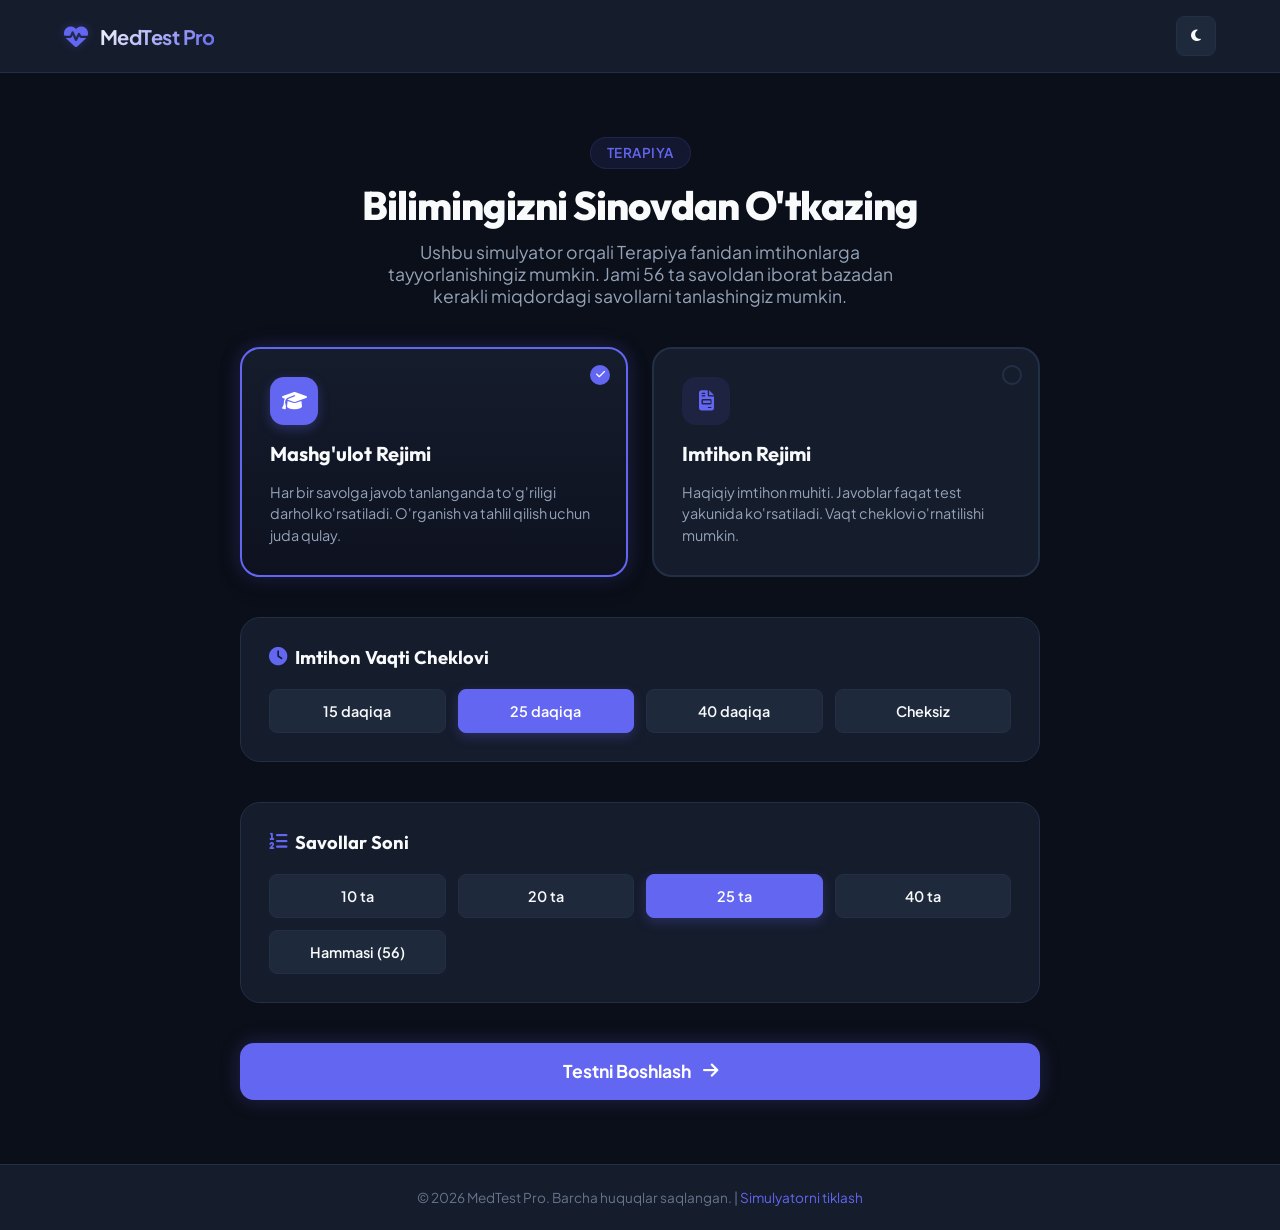
<file: Terapiya - TEST.html>
<!DOCTYPE html>
<html lang="uz">
<head>
    <meta charset="UTF-8">
    <meta name="viewport" content="width=device-width, initial-scale=1.0">
    <title>Terapiya - Test Simulyatori</title>
    <!-- Google Fonts -->
    <link rel="preconnect" href="https://fonts.googleapis.com">
    <link rel="preconnect" href="https://fonts.gstatic.com" crossorigin>
    <link href="https://fonts.googleapis.com/css2?family=Outfit:wght@300;400;500;600;700;800&family=Plus+Jakarta+Sans:wght@300;400;500;600;700&display=swap" rel="stylesheet">
    <!-- FontAwesome for icons -->
    <link rel="stylesheet" href="https://cdnjs.cloudflare.com/ajax/libs/font-awesome/6.4.0/css/all.min.css">
    
    <style>
        :root {
            /* Dark Theme (Default) */
            --bg-main: #0b0f19;
            --bg-card: #151c2c;
            --bg-card-hover: #1e293b;
            --border-color: #222f47;
            --text-primary: #f8fafc;
            --text-secondary: #94a3b8;
            --text-muted: #64748b;
            
            --accent-primary: #6366f1;
            --accent-primary-rgb: 99, 102, 241;
            --accent-hover: #4f46e5;
            
            --success: #10b981;
            --success-bg: rgba(16, 185, 129, 0.15);
            --success-border: rgba(16, 185, 129, 0.3);
            
            --danger: #f43f5e;
            --danger-bg: rgba(244, 63, 94, 0.15);
            --danger-border: rgba(244, 63, 94, 0.3);
            
            --warning: #f59e0b;
            --warning-bg: rgba(245, 158, 11, 0.15);
            --warning-border: rgba(245, 158, 11, 0.3);
            
            --info: #06b6d4;
            --info-bg: rgba(6, 182, 212, 0.15);
            
            --shadow-sm: 0 2px 8px rgba(0, 0, 0, 0.15);
            --shadow-md: 0 8px 24px rgba(0, 0, 0, 0.2);
            --shadow-lg: 0 16px 40px rgba(0, 0, 0, 0.3);
            --shadow-accent: 0 0 20px rgba(99, 102, 241, 0.25);
            
            --radius-sm: 8px;
            --radius-md: 14px;
            --radius-lg: 20px;
            --radius-full: 9999px;
            
            --transition: all 0.25s cubic-bezier(0.4, 0, 0.2, 1);
        }

        .light-theme {
            /* Light Theme Overrides */
            --bg-main: #f8fafc;
            --bg-card: #ffffff;
            --bg-card-hover: #f1f5f9;
            --border-color: #e2e8f0;
            --text-primary: #0f172a;
            --text-secondary: #475569;
            --text-muted: #94a3b8;
            
            --accent-primary: #4f46e5;
            --accent-primary-rgb: 79, 70, 229;
            --accent-hover: #4338ca;
            
            --success-bg: rgba(16, 185, 129, 0.1);
            --danger-bg: rgba(244, 63, 94, 0.1);
            --warning-bg: rgba(245, 158, 11, 0.1);
            --info-bg: rgba(6, 182, 212, 0.1);
            
            --shadow-sm: 0 2px 8px rgba(99, 102, 241, 0.04);
            --shadow-md: 0 8px 24px rgba(99, 102, 241, 0.08);
            --shadow-lg: 0 16px 40px rgba(99, 102, 241, 0.12);
            --shadow-accent: 0 0 20px rgba(79, 70, 229, 0.15);
        }

        * {
            box-sizing: border-box;
            margin: 0;
            padding: 0;
            font-family: 'Plus Jakarta Sans', sans-serif;
            -webkit-tap-highlight-color: transparent;
        }

        body {
            background-color: var(--bg-main);
            color: var(--text-primary);
            min-height: 100vh;
            display: flex;
            flex-direction: column;
            transition: var(--transition);
            overflow-x: hidden;
        }

        header {
            border-bottom: 1px solid var(--border-color);
            background-color: var(--bg-card);
            backdrop-filter: blur(10px);
            position: sticky;
            top: 0;
            z-index: 50;
            transition: var(--transition);
        }

        .header-container {
            max-width: 1200px;
            margin: 0 auto;
            padding: 1rem 1.5rem;
            display: flex;
            justify-content: space-between;
            align-items: center;
        }

        .logo {
            display: flex;
            align-items: center;
            gap: 0.75rem;
            text-decoration: none;
            color: var(--text-primary);
            font-weight: 700;
            font-size: 1.25rem;
            font-family: 'Outfit', sans-serif;
            letter-spacing: -0.5px;
        }

        .logo i {
            color: var(--accent-primary);
            font-size: 1.5rem;
            filter: drop-shadow(0 0 4px rgba(var(--accent-primary-rgb), 0.3));
        }

        .logo span {
            background: linear-gradient(135deg, var(--text-primary), var(--accent-primary));
            -webkit-background-clip: text;
            -webkit-text-fill-color: transparent;
        }

        .header-actions {
            display: flex;
            align-items: center;
            gap: 1rem;
        }

        .theme-toggle-btn {
            background: var(--bg-card-hover);
            border: 1px solid var(--border-color);
            color: var(--text-primary);
            padding: 0.6rem;
            border-radius: var(--radius-sm);
            cursor: pointer;
            width: 40px;
            height: 40px;
            display: flex;
            align-items: center;
            justify-content: center;
            transition: var(--transition);
        }

        .theme-toggle-btn:hover {
            border-color: var(--accent-primary);
            color: var(--accent-primary);
            transform: translateY(-2px);
        }

        .container {
            max-width: 1200px;
            width: 100%;
            margin: 0 auto;
            padding: 2rem 1.5rem;
            flex: 1;
            display: flex;
            flex-direction: column;
        }

        /* SCREEN: START SCREEN */
        .screen-start {
            max-width: 800px;
            margin: 2rem auto;
            width: 100%;
            display: flex;
            flex-direction: column;
            gap: 2.5rem;
            animation: fadeIn 0.4s ease-out;
        }

        @keyframes fadeIn {
            from { opacity: 0; transform: translateY(15px); }
            to { opacity: 1; transform: translateY(0); }
        }

        .hero-section {
            text-align: center;
            display: flex;
            flex-direction: column;
            gap: 0.75rem;
        }

        .hero-badge {
            background: rgba(var(--accent-primary-rgb), 0.1);
            color: var(--accent-primary);
            padding: 0.4rem 1rem;
            border-radius: var(--radius-full);
            font-size: 0.85rem;
            font-weight: 600;
            display: inline-block;
            margin: 0 auto;
            border: 1px solid rgba(var(--accent-primary-rgb), 0.15);
            letter-spacing: 0.5px;
            text-transform: uppercase;
        }

        .hero-section h1 {
            font-family: 'Outfit', sans-serif;
            font-size: 2.5rem;
            font-weight: 800;
            line-height: 1.2;
            letter-spacing: -1px;
        }

        .hero-section p {
            color: var(--text-secondary);
            font-size: 1.1rem;
            max-width: 550px;
            margin: 0 auto;
        }

        .config-cards {
            display: grid;
            grid-template-columns: 1fr 1fr;
            gap: 1.5rem;
        }

        @media (max-width: 640px) {
            .config-cards {
                grid-template-columns: 1fr;
            }
        }

        .mode-card {
            background-color: var(--bg-card);
            border: 2px solid var(--border-color);
            border-radius: var(--radius-lg);
            padding: 1.75rem;
            cursor: pointer;
            display: flex;
            flex-direction: column;
            gap: 1rem;
            transition: var(--transition);
            position: relative;
            overflow: hidden;
        }

        .mode-card:hover {
            border-color: rgba(var(--accent-primary-rgb), 0.5);
            transform: translateY(-4px);
            box-shadow: var(--shadow-md);
        }

        .mode-card.active {
            border-color: var(--accent-primary);
            box-shadow: var(--shadow-accent), var(--shadow-md);
            background: linear-gradient(180deg, var(--bg-card) 0%, rgba(var(--accent-primary-rgb), 0.03) 100%);
        }

        .mode-icon {
            width: 48px;
            height: 48px;
            border-radius: var(--radius-md);
            background: rgba(var(--accent-primary-rgb), 0.1);
            color: var(--accent-primary);
            display: flex;
            align-items: center;
            justify-content: center;
            font-size: 1.25rem;
            transition: var(--transition);
        }

        .mode-card.active .mode-icon {
            background: var(--accent-primary);
            color: white;
            box-shadow: 0 4px 12px rgba(var(--accent-primary-rgb), 0.3);
        }

        .mode-card h3 {
            font-family: 'Outfit', sans-serif;
            font-size: 1.25rem;
            font-weight: 700;
        }

        .mode-card p {
            color: var(--text-secondary);
            font-size: 0.9rem;
            line-height: 1.5;
        }

        .mode-select-indicator {
            position: absolute;
            top: 1rem;
            right: 1rem;
            width: 20px;
            height: 20px;
            border-radius: var(--radius-full);
            border: 2px solid var(--border-color);
            display: flex;
            align-items: center;
            justify-content: center;
            transition: var(--transition);
        }

        .mode-card.active .mode-select-indicator {
            border-color: var(--accent-primary);
            background-color: var(--accent-primary);
        }

        .mode-card.active .mode-select-indicator::after {
            content: "\f00c";
            font-family: "Font Awesome 5 Free";
            font-weight: 900;
            color: white;
            font-size: 0.65rem;
        }

        /* Timer Option UI */
        .settings-card {
            background-color: var(--bg-card);
            border: 1px solid var(--border-color);
            border-radius: var(--radius-lg);
            padding: 1.75rem;
            display: flex;
            flex-direction: column;
            gap: 1.25rem;
        }

        .settings-card h3 {
            font-family: 'Outfit', sans-serif;
            font-size: 1.15rem;
            font-weight: 700;
            display: flex;
            align-items: center;
            gap: 0.5rem;
        }

        .settings-card h3 i {
            color: var(--accent-primary);
        }

        .timer-options {
            display: grid;
            grid-template-columns: repeat(4, 1fr);
            gap: 0.75rem;
        }

        @media (max-width: 480px) {
            .timer-options {
                grid-template-columns: repeat(2, 1fr);
            }
        }

        .timer-btn {
            background: var(--bg-card-hover);
            border: 1px solid var(--border-color);
            color: var(--text-primary);
            padding: 0.75rem;
            border-radius: var(--radius-sm);
            cursor: pointer;
            font-weight: 600;
            font-size: 0.9rem;
            transition: var(--transition);
            text-align: center;
        }

        .timer-btn:hover {
            border-color: var(--accent-primary);
            color: var(--accent-primary);
        }

        .timer-btn.active {
            background-color: var(--accent-primary);
            border-color: var(--accent-primary);
            color: white;
            box-shadow: 0 4px 12px rgba(var(--accent-primary-rgb), 0.25);
        }

        .start-btn {
            background-color: var(--accent-primary);
            color: white;
            border: none;
            padding: 1.1rem 2rem;
            font-size: 1.1rem;
            font-weight: 700;
            border-radius: var(--radius-md);
            cursor: pointer;
            display: flex;
            align-items: center;
            justify-content: center;
            gap: 0.75rem;
            transition: var(--transition);
            box-shadow: var(--shadow-accent);
            width: 100%;
        }

        .start-btn:hover {
            background-color: var(--accent-hover);
            transform: translateY(-2px);
            box-shadow: 0 6px 20px rgba(var(--accent-primary-rgb), 0.4);
        }

        .start-btn:active {
            transform: translateY(0);
        }

        /* History panel */
        .history-card {
            background-color: var(--bg-card);
            border: 1px solid var(--border-color);
            border-radius: var(--radius-lg);
            padding: 1.75rem;
            display: flex;
            flex-direction: column;
            gap: 1.25rem;
        }

        .history-header {
            display: flex;
            justify-content: space-between;
            align-items: center;
        }

        .history-header h3 {
            font-family: 'Outfit', sans-serif;
            font-size: 1.15rem;
            font-weight: 700;
            display: flex;
            align-items: center;
            gap: 0.5rem;
        }

        .history-header h3 i {
            color: var(--accent-primary);
        }

        .clear-history-btn {
            background: none;
            border: none;
            color: var(--danger);
            font-weight: 600;
            font-size: 0.85rem;
            cursor: pointer;
            display: flex;
            align-items: center;
            gap: 0.25rem;
            transition: var(--transition);
        }

        .clear-history-btn:hover {
            color: #ff5a79;
            text-decoration: underline;
        }

        .history-list {
            display: flex;
            flex-direction: column;
            gap: 0.75rem;
            max-height: 250px;
            overflow-y: auto;
            padding-right: 0.25rem;
        }

        .history-item {
            display: flex;
            justify-content: space-between;
            align-items: center;
            padding: 0.9rem 1.2rem;
            background: var(--bg-card-hover);
            border-radius: var(--radius-sm);
            border: 1px solid var(--border-color);
            font-size: 0.9rem;
            transition: var(--transition);
        }

        .history-item-details {
            display: flex;
            flex-direction: column;
            gap: 0.25rem;
        }

        .history-mode {
            font-weight: 600;
            font-size: 0.85rem;
            padding: 0.15rem 0.5rem;
            border-radius: var(--radius-full);
            display: inline-block;
            width: fit-content;
        }

        .history-mode.exam {
            background-color: rgba(99, 102, 241, 0.15);
            color: #818cf8;
        }

        .history-mode.practice {
            background-color: rgba(6, 182, 212, 0.15);
            color: #22d3ee;
        }

        .history-date {
            color: var(--text-muted);
            font-size: 0.75rem;
        }

        .history-score-wrapper {
            text-align: right;
        }

        .history-score {
            font-size: 1.15rem;
            font-weight: 800;
            font-family: 'Outfit', sans-serif;
            color: var(--success);
        }

        .history-score.fail {
            color: var(--danger);
        }

        .history-stats {
            font-size: 0.75rem;
            color: var(--text-secondary);
        }

        .history-empty {
            text-align: center;
            color: var(--text-muted);
            padding: 2rem 0;
            font-style: italic;
        }

        /* SCREEN: ACTIVE QUIZ SCREEN */
        .screen-quiz {
            display: none;
            grid-template-columns: 1fr 340px;
            gap: 1.5rem;
            animation: fadeIn 0.4s ease-out;
        }

        @media (max-width: 992px) {
            .screen-quiz {
                grid-template-columns: 1fr;
            }
        }

        /* Main Area */
        .quiz-main {
            display: flex;
            flex-direction: column;
            gap: 1.5rem;
        }

        /* Progress Info Card */
        .quiz-progress-card {
            background-color: var(--bg-card);
            border: 1px solid var(--border-color);
            border-radius: var(--radius-lg);
            padding: 1.25rem;
            display: flex;
            flex-direction: column;
            gap: 0.75rem;
        }

        .progress-meta {
            display: flex;
            justify-content: space-between;
            align-items: center;
            font-size: 0.9rem;
        }

        .progress-title {
            font-weight: 700;
            font-family: 'Outfit', sans-serif;
        }

        .progress-percent {
            color: var(--accent-primary);
            font-weight: 700;
        }

        .progress-track {
            height: 8px;
            background-color: var(--border-color);
            border-radius: var(--radius-full);
            overflow: hidden;
        }

        .progress-fill {
            height: 100%;
            background: linear-gradient(90deg, var(--accent-primary) 0%, var(--info) 100%);
            border-radius: var(--radius-full);
            width: 0%;
            transition: width 0.3s cubic-bezier(0.4, 0, 0.2, 1);
        }

        /* Question Card */
        .question-card {
            background-color: var(--bg-card);
            border: 1px solid var(--border-color);
            border-radius: var(--radius-lg);
            padding: 2rem;
            display: flex;
            flex-direction: column;
            gap: 1.5rem;
            box-shadow: var(--shadow-sm);
            position: relative;
        }

        .question-header {
            display: flex;
            justify-content: space-between;
            align-items: center;
            border-bottom: 1px solid var(--border-color);
            padding-bottom: 1rem;
        }

        .question-number {
            font-size: 0.85rem;
            font-weight: 700;
            color: var(--text-muted);
            text-transform: uppercase;
            letter-spacing: 0.5px;
        }

        .question-badge {
            font-size: 0.85rem;
            font-weight: 600;
            padding: 0.25rem 0.75rem;
            border-radius: var(--radius-full);
        }

        .question-badge.exam {
            background-color: rgba(99, 102, 241, 0.15);
            color: #818cf8;
        }

        .question-badge.practice {
            background-color: rgba(6, 182, 212, 0.15);
            color: #22d3ee;
        }

        .question-text {
            font-size: 1.2rem;
            font-weight: 600;
            line-height: 1.6;
        }

        .options-container {
            display: flex;
            flex-direction: column;
            gap: 0.75rem;
        }

        .option-btn {
            background-color: var(--bg-card);
            border: 1px solid var(--border-color);
            color: var(--text-primary);
            padding: 1.1rem 1.5rem;
            border-radius: var(--radius-md);
            cursor: pointer;
            display: flex;
            align-items: flex-start;
            gap: 1rem;
            font-size: 0.95rem;
            line-height: 1.5;
            text-align: left;
            transition: var(--transition);
            position: relative;
            outline: none;
        }

        .option-btn:hover {
            border-color: rgba(var(--accent-primary-rgb), 0.5);
            background-color: var(--bg-card-hover);
            transform: translateX(4px);
        }

        .option-btn.selected {
            border-color: var(--accent-primary);
            background-color: rgba(var(--accent-primary-rgb), 0.08);
            box-shadow: 0 0 15px rgba(var(--accent-primary-rgb), 0.1);
        }

        .option-letter {
            width: 24px;
            height: 24px;
            border-radius: var(--radius-full);
            background-color: var(--border-color);
            color: var(--text-secondary);
            display: flex;
            align-items: center;
            justify-content: center;
            font-weight: 700;
            font-size: 0.8rem;
            flex-shrink: 0;
            transition: var(--transition);
        }

        .option-btn:hover .option-letter {
            background-color: var(--accent-primary);
            color: white;
        }

        .option-btn.selected .option-letter {
            background-color: var(--accent-primary);
            color: white;
        }

        .option-text {
            flex: 1;
        }

        /* Practice feedback styles */
        .option-btn.practice-correct {
            border-color: var(--success) !important;
            background-color: var(--success-bg) !important;
        }

        .option-btn.practice-correct .option-letter {
            background-color: var(--success) !important;
            color: white !important;
        }

        .option-btn.practice-incorrect {
            border-color: var(--danger) !important;
            background-color: var(--danger-bg) !important;
        }

        .option-btn.practice-incorrect .option-letter {
            background-color: var(--danger) !important;
            color: white !important;
        }

        .practice-feedback {
            margin-top: 1rem;
            padding: 1rem 1.25rem;
            border-radius: var(--radius-md);
            display: none;
            animation: fadeIn 0.3s ease-out;
        }

        .practice-feedback.correct {
            display: flex;
            align-items: center;
            gap: 0.75rem;
            background-color: var(--success-bg);
            border: 1px solid var(--success-border);
            color: var(--success);
        }

        .practice-feedback.incorrect {
            display: flex;
            align-items: center;
            gap: 0.75rem;
            background-color: var(--danger-bg);
            border: 1px solid var(--danger-border);
            color: var(--danger);
        }

        .practice-feedback i {
            font-size: 1.2rem;
        }

        .practice-feedback-text {
            font-size: 0.95rem;
            font-weight: 600;
        }

        /* Nav controls */
        .quiz-controls {
            display: flex;
            justify-content: space-between;
            align-items: center;
            margin-top: 1.5rem;
            gap: 1rem;
        }

        .control-btn {
            background-color: var(--bg-card);
            border: 1px solid var(--border-color);
            color: var(--text-primary);
            padding: 0.85rem 1.5rem;
            border-radius: var(--radius-md);
            cursor: pointer;
            font-weight: 600;
            font-size: 0.95rem;
            display: flex;
            align-items: center;
            gap: 0.5rem;
            transition: var(--transition);
        }

        .control-btn:hover {
            border-color: var(--text-secondary);
            background-color: var(--bg-card-hover);
        }

        .control-btn.primary {
            background-color: var(--accent-primary);
            border-color: var(--accent-primary);
            color: white;
        }

        .control-btn.primary:hover {
            background-color: var(--accent-hover);
            box-shadow: var(--shadow-accent);
        }

        .control-btn:disabled {
            opacity: 0.4;
            cursor: not-allowed;
            pointer-events: none;
        }

        .flag-btn {
            color: var(--text-muted);
        }

        .flag-btn.flagged {
            color: var(--warning);
            border-color: var(--warning-border);
            background-color: var(--warning-bg);
        }

        .flag-btn.flagged i {
            animation: bounce 0.3s ease;
        }

        @keyframes bounce {
            0%, 100% { transform: scale(1); }
            50% { transform: scale(1.3); }
        }

        /* Sidebar Widget */
        .quiz-sidebar {
            display: flex;
            flex-direction: column;
            gap: 1.5rem;
        }

        .sidebar-card {
            background-color: var(--bg-card);
            border: 1px solid var(--border-color);
            border-radius: var(--radius-lg);
            padding: 1.5rem;
            display: flex;
            flex-direction: column;
            gap: 1.25rem;
        }

        .timer-widget {
            display: flex;
            align-items: center;
            justify-content: center;
            gap: 0.75rem;
            font-family: 'Outfit', sans-serif;
            font-size: 1.8rem;
            font-weight: 700;
            color: var(--text-primary);
            border: 2px solid var(--border-color);
            border-radius: var(--radius-md);
            padding: 0.75rem;
            background: var(--bg-main);
        }

        .timer-widget i {
            color: var(--accent-primary);
        }

        .timer-widget.warning {
            border-color: var(--danger);
            color: var(--danger);
            animation: pulse-red 1s infinite alternate;
        }

        .timer-widget.warning i {
            color: var(--danger);
        }

        @keyframes pulse-red {
            from { box-shadow: 0 0 2px rgba(244, 63, 94, 0.2); }
            to { box-shadow: 0 0 15px rgba(244, 63, 94, 0.45); }
        }

        .grid-header {
            display: flex;
            justify-content: space-between;
            align-items: center;
            border-bottom: 1px solid var(--border-color);
            padding-bottom: 0.75rem;
        }

        .grid-title {
            font-family: 'Outfit', sans-serif;
            font-size: 1rem;
            font-weight: 700;
        }

        .grid-stats {
            font-size: 0.75rem;
            color: var(--text-muted);
            font-weight: 600;
        }

        .questions-grid {
            display: grid;
            grid-template-columns: repeat(5, 1fr);
            gap: 0.5rem;
        }

        .grid-cell {
            aspect-ratio: 1;
            border-radius: var(--radius-sm);
            background-color: var(--bg-card-hover);
            border: 1px solid var(--border-color);
            color: var(--text-secondary);
            font-weight: 700;
            font-size: 0.9rem;
            display: flex;
            align-items: center;
            justify-content: center;
            cursor: pointer;
            transition: var(--transition);
            position: relative;
        }

        .grid-cell:hover {
            border-color: var(--accent-primary);
            color: var(--accent-primary);
        }

        .grid-cell.active {
            border-color: var(--accent-primary);
            background-color: rgba(var(--accent-primary-rgb), 0.15);
            color: var(--accent-primary);
            box-shadow: 0 0 8px rgba(var(--accent-primary-rgb), 0.3);
            transform: scale(1.05);
        }

        /* States of answered grid */
        .grid-cell.answered {
            background-color: rgba(var(--accent-primary-rgb), 0.25);
            border-color: var(--accent-primary);
            color: var(--text-primary);
        }

        .grid-cell.flagged::after {
            content: "";
            position: absolute;
            top: 2px;
            right: 2px;
            width: 6px;
            height: 6px;
            border-radius: var(--radius-full);
            background-color: var(--warning);
            box-shadow: 0 0 4px var(--warning);
        }

        .grid-cell.correct-ans {
            background-color: var(--success) !important;
            border-color: var(--success) !important;
            color: white !important;
        }

        .grid-cell.incorrect-ans {
            background-color: var(--danger) !important;
            border-color: var(--danger) !important;
            color: white !important;
        }

        .legend-grid {
            display: grid;
            grid-template-columns: 1fr 1fr;
            gap: 0.5rem;
            font-size: 0.75rem;
            color: var(--text-secondary);
            border-top: 1px solid var(--border-color);
            padding-top: 0.75rem;
        }

        .legend-item {
            display: flex;
            align-items: center;
            gap: 0.35rem;
        }

        .legend-color {
            width: 12px;
            height: 12px;
            border-radius: 3px;
        }

        .legend-color.unanswered {
            background-color: var(--bg-card-hover);
            border: 1px solid var(--border-color);
        }

        .legend-color.answered {
            background-color: rgba(99, 102, 241, 0.25);
            border: 1px solid var(--accent-primary);
        }

        .legend-color.flagged {
            background-color: var(--bg-card-hover);
            border: 1px solid var(--border-color);
            position: relative;
        }

        .legend-color.flagged::after {
            content: "";
            position: absolute;
            top: 2px;
            right: 2px;
            width: 6px;
            height: 6px;
            border-radius: var(--radius-full);
            background-color: var(--warning);
        }

        .finish-test-btn {
            background-color: var(--danger);
            color: white;
            border: none;
            padding: 0.9rem;
            border-radius: var(--radius-md);
            font-weight: 700;
            font-size: 0.95rem;
            cursor: pointer;
            width: 100%;
            display: flex;
            align-items: center;
            justify-content: center;
            gap: 0.5rem;
            transition: var(--transition);
            box-shadow: 0 4px 12px rgba(244, 63, 94, 0.2);
        }

        .finish-test-btn:hover {
            background-color: #e11d48;
            box-shadow: 0 6px 16px rgba(244, 63, 94, 0.35);
            transform: translateY(-1px);
        }

        /* SCREEN: RESULTS SCREEN */
        .screen-results {
            display: none;
            max-width: 900px;
            margin: 0 auto;
            width: 100%;
            flex-direction: column;
            gap: 2rem;
            animation: fadeIn 0.4s ease-out;
        }

        .results-summary-card {
            background-color: var(--bg-card);
            border: 1px solid var(--border-color);
            border-radius: var(--radius-lg);
            padding: 2.5rem;
            display: grid;
            grid-template-columns: 240px 1fr;
            gap: 2.5rem;
            align-items: center;
            box-shadow: var(--shadow-md);
        }

        @media (max-width: 680px) {
            .results-summary-card {
                grid-template-columns: 1fr;
                text-align: center;
                padding: 2rem;
                gap: 1.5rem;
            }
        }

        .score-radial-wrapper {
            display: flex;
            flex-direction: column;
            align-items: center;
            justify-content: center;
            gap: 0.75rem;
        }

        .radial-progress {
            position: relative;
            width: 160px;
            height: 160px;
        }

        .radial-progress svg {
            width: 100%;
            height: 100%;
            transform: rotate(-90deg);
        }

        .radial-progress circle {
            fill: none;
            stroke-width: 12;
            stroke-linecap: round;
        }

        .radial-progress .circle-bg {
            stroke: var(--border-color);
        }

        .radial-progress .circle-fill {
            stroke: var(--accent-primary);
            stroke-dasharray: 439.8; /* 2 * PI * r (r=70) */
            stroke-dashoffset: 439.8;
            transition: stroke-dashoffset 1s ease-out;
        }

        .radial-score-text {
            position: absolute;
            top: 50%;
            left: 50%;
            transform: translate(-50%, -50%);
            text-align: center;
        }

        .radial-score-num {
            font-size: 2.2rem;
            font-weight: 800;
            font-family: 'Outfit', sans-serif;
            line-height: 1;
        }

        .radial-score-lbl {
            font-size: 0.75rem;
            color: var(--text-muted);
            font-weight: 600;
            text-transform: uppercase;
            letter-spacing: 0.5px;
        }

        .results-details-wrapper {
            display: flex;
            flex-direction: column;
            gap: 1.25rem;
        }

        .results-title {
            font-family: 'Outfit', sans-serif;
            font-size: 1.8rem;
            font-weight: 800;
        }

        .results-verdict {
            font-weight: 600;
            font-size: 1.05rem;
            color: var(--text-secondary);
        }

        .metrics-grid {
            display: grid;
            grid-template-columns: repeat(3, 1fr);
            gap: 1rem;
        }

        @media (max-width: 480px) {
            .metrics-grid {
                grid-template-columns: 1fr;
            }
        }

        .metric-card {
            background-color: var(--bg-card-hover);
            border: 1px solid var(--border-color);
            padding: 1rem;
            border-radius: var(--radius-md);
            display: flex;
            flex-direction: column;
            gap: 0.25rem;
        }

        .metric-val {
            font-size: 1.4rem;
            font-weight: 700;
            font-family: 'Outfit', sans-serif;
        }

        .metric-val.correct {
            color: var(--success);
        }

        .metric-val.incorrect {
            color: var(--danger);
        }

        .metric-lbl {
            font-size: 0.8rem;
            color: var(--text-muted);
            font-weight: 500;
        }

        .results-actions {
            display: flex;
            gap: 1rem;
            margin-top: 0.5rem;
        }

        @media (max-width: 680px) {
            .results-actions {
                justify-content: center;
            }
        }

        /* Review List section */
        .review-section {
            display: flex;
            flex-direction: column;
            gap: 1rem;
        }

        .review-section h3 {
            font-family: 'Outfit', sans-serif;
            font-size: 1.3rem;
            font-weight: 700;
            margin-bottom: 0.5rem;
        }

        .review-card {
            background-color: var(--bg-card);
            border: 1px solid var(--border-color);
            border-radius: var(--radius-md);
            padding: 1.5rem;
            display: flex;
            flex-direction: column;
            gap: 1rem;
        }

        .review-card.correct {
            border-left: 4px solid var(--success);
        }

        .review-card.incorrect {
            border-left: 4px solid var(--danger);
        }

        .review-card.unanswered {
            border-left: 4px solid var(--warning);
        }

        .review-card-header {
            display: flex;
            justify-content: space-between;
            align-items: flex-start;
            gap: 1rem;
            font-size: 0.85rem;
            font-weight: 700;
        }

        .review-q-num {
            color: var(--text-muted);
            text-transform: uppercase;
        }

        .review-status-badge {
            padding: 0.2rem 0.6rem;
            border-radius: var(--radius-full);
            font-size: 0.75rem;
        }

        .review-status-badge.correct {
            background-color: var(--success-bg);
            color: var(--success);
        }

        .review-status-badge.incorrect {
            background-color: var(--danger-bg);
            color: var(--danger);
        }

        .review-status-badge.unanswered {
            background-color: var(--warning-bg);
            color: var(--warning);
        }

        .review-q-text {
            font-weight: 600;
            font-size: 1.05rem;
            line-height: 1.5;
        }

        .review-options {
            display: flex;
            flex-direction: column;
            gap: 0.5rem;
        }

        .review-option {
            padding: 0.8rem 1.2rem;
            border-radius: var(--radius-sm);
            border: 1px solid var(--border-color);
            background-color: var(--bg-card);
            font-size: 0.9rem;
            display: flex;
            align-items: center;
            gap: 0.75rem;
        }

        .review-option.correct {
            background-color: var(--success-bg);
            border-color: var(--success);
            color: var(--success);
            font-weight: 600;
        }

        .review-option.user-incorrect {
            background-color: var(--danger-bg);
            border-color: var(--danger);
            color: var(--danger);
            font-weight: 600;
        }

        .review-option-badge {
            width: 20px;
            height: 20px;
            border-radius: var(--radius-full);
            background-color: var(--border-color);
            color: var(--text-secondary);
            font-size: 0.75rem;
            font-weight: 700;
            display: flex;
            align-items: center;
            justify-content: center;
            flex-shrink: 0;
        }

        .review-option.correct .review-option-badge {
            background-color: var(--success);
            color: white;
        }

        .review-option.user-incorrect .review-option-badge {
            background-color: var(--danger);
            color: white;
        }

        /* MODAL FOR CONFIRM FINISH */
        .modal-overlay {
            position: fixed;
            top: 0;
            left: 0;
            right: 0;
            bottom: 0;
            background-color: rgba(0, 0, 0, 0.65);
            backdrop-filter: blur(4px);
            z-index: 100;
            display: none;
            align-items: center;
            justify-content: center;
            padding: 1.5rem;
        }

        .modal-card {
            background-color: var(--bg-card);
            border: 1px solid var(--border-color);
            border-radius: var(--radius-lg);
            max-width: 450px;
            width: 100%;
            padding: 2rem;
            display: flex;
            flex-direction: column;
            gap: 1.5rem;
            box-shadow: var(--shadow-lg);
            animation: modalScale 0.25s cubic-bezier(0.34, 1.56, 0.64, 1);
        }

        @keyframes modalScale {
            from { transform: scale(0.9); opacity: 0; }
            to { transform: scale(1); opacity: 1; }
        }

        .modal-header {
            display: flex;
            align-items: center;
            gap: 0.75rem;
        }

        .modal-header i {
            color: var(--warning);
            font-size: 1.75rem;
        }

        .modal-header h3 {
            font-family: 'Outfit', sans-serif;
            font-size: 1.3rem;
            font-weight: 700;
        }

        .modal-body p {
            color: var(--text-secondary);
            font-size: 0.95rem;
            line-height: 1.6;
        }

        .modal-actions {
            display: flex;
            justify-content: flex-end;
            gap: 0.75rem;
        }

        .modal-btn {
            padding: 0.75rem 1.25rem;
            border-radius: var(--radius-md);
            font-weight: 600;
            font-size: 0.9rem;
            cursor: pointer;
            border: 1px solid var(--border-color);
            background: var(--bg-card-hover);
            color: var(--text-primary);
            transition: var(--transition);
        }

        .modal-btn:hover {
            border-color: var(--text-secondary);
        }

        .modal-btn.confirm {
            background-color: var(--danger);
            border-color: var(--danger);
            color: white;
        }

        .modal-btn.confirm:hover {
            background-color: #e11d48;
            box-shadow: 0 4px 12px rgba(244, 63, 94, 0.2);
        }

        /* TOAST SYSTEM */
        .toast-container {
            position: fixed;
            bottom: 24px;
            right: 24px;
            z-index: 1000;
            display: flex;
            flex-direction: column;
            gap: 0.75rem;
        }

        .toast {
            background-color: var(--bg-card);
            border: 1px solid var(--border-color);
            border-left: 4px solid var(--accent-primary);
            color: var(--text-primary);
            padding: 1rem 1.5rem;
            border-radius: var(--radius-sm);
            box-shadow: var(--shadow-lg);
            display: flex;
            align-items: center;
            gap: 0.75rem;
            font-size: 0.9rem;
            font-weight: 600;
            min-width: 250px;
            max-width: 380px;
            animation: slideInRight 0.3s cubic-bezier(0.16, 1, 0.3, 1);
            transition: var(--transition);
        }

        .toast.success { border-left-color: var(--success); }
        .toast.danger { border-left-color: var(--danger); }
        .toast.warning { border-left-color: var(--warning); }

        @keyframes slideInRight {
            from { transform: translateX(100%); opacity: 0; }
            to { transform: translateX(0); opacity: 1; }
        }

        .toast.fade-out {
            transform: translateX(120%);
            opacity: 0;
        }

        footer {
            border-top: 1px solid var(--border-color);
            background-color: var(--bg-card);
            padding: 1.5rem;
            text-align: center;
            font-size: 0.85rem;
            color: var(--text-muted);
            margin-top: auto;
            transition: var(--transition);
        }

        footer a {
            color: var(--accent-primary);
            text-decoration: none;
        }

        footer a:hover {
            text-decoration: underline;
        }
    </style>
</head>
<body>

    <header>
        <div class="header-container">
            <a href="#" class="logo" id="headerLogo">
                <i class="fa-solid fa-heart-pulse"></i>
                <span>MedTest Pro</span>
            </a>
            <div class="header-actions">
                <button class="theme-toggle-btn" id="themeToggleBtn" title="Mavzuni o'zgartirish">
                    <i class="fa-solid fa-moon"></i>
                </button>
            </div>
        </div>
    </header>

    <div class="container">
        
        <!-- ================= SCREEN 1: START SCREEN ================= -->
        <div class="screen-start" id="startScreen">
            <div class="hero-section">
                <div class="hero-badge">Terapiya</div>
                <h1>Bilimingizni Sinovdan O'tkazing</h1>
                <p>Ushbu simulyator orqali Terapiya fanidan imtihonlarga tayyorlanishingiz mumkin. Jami 56 ta savoldan iborat bazadan kerakli miqdordagi savollarni tanlashingiz mumkin.</p>
            </div>

            <div class="config-cards">
                <div class="mode-card active" id="modePracticeCard" onclick="selectMode('practice')">
                    <div class="mode-select-indicator"></div>
                    <div class="mode-icon">
                        <i class="fa-solid fa-graduation-cap"></i>
                    </div>
                    <h3>Mashg'ulot Rejimi</h3>
                    <p>Har bir savolga javob tanlanganda to'g'riligi darhol ko'rsatiladi. O'rganish va tahlil qilish uchun juda qulay.</p>
                </div>
                
                <div class="mode-card" id="modeExamCard" onclick="selectMode('exam')">
                    <div class="mode-select-indicator"></div>
                    <div class="mode-icon">
                        <i class="fa-solid fa-file-invoice"></i>
                    </div>
                    <h3>Imtihon Rejimi</h3>
                    <p>Haqiqiy imtihon muhiti. Javoblar faqat test yakunida ko'rsatiladi. Vaqt cheklovi o'rnatilishi mumkin.</p>
                </div>
            </div>

            <div class="settings-card" id="timerSettingsWrapper">
                <h3><i class="fa-solid fa-clock"></i> Imtihon Vaqti Cheklovi</h3>
                <div class="timer-options">
                    <button class="timer-btn" onclick="selectTimer(15)">15 daqiqa</button>
                    <button class="timer-btn active" onclick="selectTimer(25)">25 daqiqa</button>
                    <button class="timer-btn" onclick="selectTimer(40)">40 daqiqa</button>
                    <button class="timer-btn" onclick="selectTimer(0)">Cheksiz</button>
                </div>
            </div>


            <div class="settings-card" id="questionCountWrapper">
                <h3><i class="fa-solid fa-list-ol"></i> Savollar Soni</h3>
                <div class="timer-options">
                    <button class="timer-btn" onclick="selectQuestionCount(10)">10 ta</button>
                    <button class="timer-btn" onclick="selectQuestionCount(20)">20 ta</button>
                    <button class="timer-btn active" onclick="selectQuestionCount(25)">25 ta</button>
                    <button class="timer-btn" onclick="selectQuestionCount(40)">40 ta</button>
                    <button class="timer-btn" onclick="selectQuestionCount(56)">Hammasi (56)</button>
                </div>
            </div>



            <button class="start-btn" id="startTestBtn">
                <span>Testni Boshlash</span>
                <i class="fa-solid fa-arrow-right"></i>
            </button>

            <!-- Test History Section -->
            <div class="history-card" id="historyCard" style="display: none;">
                <div class="history-header">
                    <h3><i class="fa-solid fa-clock-rotate-left"></i> Avvalgi Natijalar</h3>
                    <button class="clear-history-btn" id="clearHistoryBtn">
                        <i class="fa-solid fa-trash-can"></i> Tarixni tozalash
                    </button>
                </div>
                <div class="history-list" id="historyList">
                    <!-- History items injected here -->
                </div>
            </div>
        </div>

        <!-- ================= SCREEN 2: QUIZ SCREEN ================= -->
        <div class="screen-quiz" id="quizScreen">
            <!-- Main Column -->
            <div class="quiz-main">
                <!-- Progress widget -->
                <div class="quiz-progress-card">
                    <div class="progress-meta">
                        <span class="progress-title" id="progressTitle">Bajarilishi</span>
                        <span class="progress-percent" id="progressPercent">0%</span>
                    </div>
                    <div class="progress-track">
                        <div class="progress-fill" id="progressFill"></div>
                    </div>
                </div>

                <!-- Question details -->
                <div class="question-card" id="questionCard">
                    <div class="question-header">
                        <span class="question-number" id="questionNumLabel">Savol 1 / 25</span>
                        <span class="question-badge practice" id="modeBadge">Mashg'ulot</span>
                    </div>
                    
                    <div class="question-text" id="questionText">
                        Savol matni yuklanmoqda...
                    </div>

                    <div class="options-container" id="optionsContainer">
                        <!-- Options buttons injected here -->
                    </div>

                    <!-- Practice Feedback panel -->
                    <div class="practice-feedback" id="practiceFeedback">
                        <i class="fa-solid fa-circle-check"></i>
                        <span class="practice-feedback-text" id="practiceFeedbackText">To'g'ri javob!</span>
                    </div>

                    <!-- Navigation controls -->
                    <div class="quiz-controls">
                        <button class="control-btn" id="prevBtn">
                            <i class="fa-solid fa-arrow-left"></i>
                            <span>Oldingi</span>
                        </button>
                        <button class="control-btn flag-btn" id="flagBtn" title="Review uchun belgilash">
                            <i class="fa-regular fa-bookmark"></i>
                            <span>Belgilash</span>
                        </button>
                        <button class="control-btn primary" id="nextBtn">
                            <span>Keyingi</span>
                            <i class="fa-solid fa-arrow-right"></i>
                        </button>
                    </div>
                </div>
            </div>

            <!-- Sidebar Column -->
            <div class="quiz-sidebar">
                <!-- Timer widget -->
                <div class="sidebar-card" id="timerWidgetCard">
                    <div class="timer-widget" id="timerDisplay">
                        <i class="fa-solid fa-stopwatch"></i>
                        <span>25:00</span>
                    </div>
                </div>

                <!-- 1-25 Grid widget -->
                <div class="sidebar-card">
                    <div class="grid-header">
                        <span class="grid-title">Savollar</span>
                        <span class="grid-stats" id="gridStats">0 / 25 javob berildi</span>
                    </div>
                    
                    <div class="questions-grid" id="questionsGrid">
                        <!-- 25 grid cells injected here -->
                    </div>

                    <div class="legend-grid">
                        <div class="legend-item">
                            <div class="legend-color unanswered"></div>
                            <span>Javobsiz</span>
                        </div>
                        <div class="legend-item">
                            <div class="legend-color answered"></div>
                            <span>Javob berilgan</span>
                        </div>
                        <div class="legend-item" style="grid-column: span 2;">
                            <div class="legend-color flagged"></div>
                            <span>Qayta ko'rishga belgilangan</span>
                        </div>
                    </div>
                </div>

                <button class="finish-test-btn" id="finishTestBtn">
                    <i class="fa-solid fa-circle-check"></i>
                    <span>Testni yakunlash</span>
                </button>
            </div>
        </div>

        <!-- ================= SCREEN 3: RESULTS SCREEN ================= -->
        <div class="screen-results" id="resultsScreen">
            <div class="results-summary-card">
                <!-- Score Radial -->
                <div class="score-radial-wrapper">
                    <div class="radial-progress">
                        <svg>
                            <circle class="circle-bg" cx="80" cy="80" r="70"></circle>
                            <circle class="circle-fill" id="circleScoreFill" cx="80" cy="80" r="70"></circle>
                        </svg>
                        <div class="radial-score-text">
                            <div class="radial-score-num" id="scorePercentVal">0%</div>
                            <div class="radial-score-lbl">To'g'rilik</div>
                        </div>
                    </div>
                </div>

                <!-- Info summary -->
                <div class="results-details-wrapper">
                    <h2 class="results-title" id="resultsVerdictTitle">Ajoyib Natija!</h2>
                    <p class="results-verdict" id="resultsVerdictDesc">Siz imtihondan muvaffaqiyatli o'tdingiz.</p>
                    
                    <div class="metrics-grid">
                        <div class="metric-card">
                            <span class="metric-val correct" id="correctMetric">0</span>
                            <span class="metric-lbl">To'g'ri</span>
                        </div>
                        <div class="metric-card">
                            <span class="metric-val incorrect" id="incorrectMetric">0</span>
                            <span class="metric-lbl">Noto'g'ri</span>
                        </div>
                        <div class="metric-card">
                            <span class="metric-val" id="timeMetric">00:00</span>
                            <span class="metric-lbl">Sarflangan vaqt</span>
                        </div>
                    </div>

                    <div class="results-actions">
                        <button class="control-btn primary" id="restartTestBtn">
                            <i class="fa-solid fa-rotate-right"></i>
                            <span>Qaytadan topshirish</span>
                        </button>
                        <button class="control-btn" id="homeBtn">
                            <i class="fa-solid fa-house"></i>
                            <span>Bosh sahifa</span>
                        </button>
                    </div>
                </div>
            </div>

            <!-- Review section -->
            <div class="review-section">
                <h3>Xatolarni ko'rib chiqish</h3>
                <div id="reviewCardsList" style="display: flex; flex-direction: column; gap: 1rem;">
                    <!-- Review cards dynamically injected here -->
                </div>
            </div>
        </div>

    </div>

    <!-- ================= CONFIRM SUBMIT MODAL ================= -->
    <div class="modal-overlay" id="confirmModal">
        <div class="modal-card">
            <div class="modal-header">
                <i class="fa-solid fa-circle-exclamation"></i>
                <h3>Testni yakunlaysizmi?</h3>
            </div>
            <div class="modal-body">
                <p id="modalBodyText">Siz hali barcha savollarga javob bermadingiz. Testni yakunlashni tasdiqlaysizmi?</p>
            </div>
            <div class="modal-actions">
                <button class="modal-btn" onclick="closeModal()">Bekor qilish</button>
                <button class="modal-btn confirm" id="modalConfirmBtn">Tasdiqlash</button>
            </div>
        </div>
    </div>

    <!-- Toast Container -->
    <div class="toast-container" id="toastContainer"></div>

    <footer>
        <p>&copy; 2026 MedTest Pro. Barcha huquqlar saqlangan. | <a href="#" id="footerResetLink">Simulyatorni tiklash</a></p>
    </footer>

    <!-- Load questions data first -->
    <script>
// Transformed from Hamshiralik_ishi_yangi_format.docx
const QUESTIONS_DATA = [
  {
    "question": "Keksalarni o'rganadigan fan qaysi?",
    "answers": [
      {
        "text": "Gerontologiya",
        "correct": true
      },
      {
        "text": "Xirurgiya",
        "correct": false
      },
      {
        "text": "Terapiya",
        "correct": false
      },
      {
        "text": "Gistologiya",
        "correct": false
      }
    ]
  },
  {
    "question": "Anemiya nima?",
    "answers": [
      {
        "text": "qonda leykositlar miqdorining kamayishi",
        "correct": false
      },
      {
        "text": "qonda leykositlar miqdorining oshishi",
        "correct": false
      },
      {
        "text": "qonda trombositlar miqdorining kamayishi",
        "correct": false
      },
      {
        "text": "qonda eritrositlar va gemoglabin miqdorining kaayishi",
        "correct": true
      }
    ]
  },
  {
    "question": "Etiologiya nima?",
    "answers": [
      {
        "text": "kasallik sababi",
        "correct": true
      },
      {
        "text": "kasallikni kechishi",
        "correct": false
      },
      {
        "text": "kasallikni avj olishi",
        "correct": false
      },
      {
        "text": "kasallik klinikasi",
        "correct": false
      }
    ]
  },
  {
    "question": "Organizmning tashqi muhitga moslashish reaksiyasi nima deyiladi?",
    "answers": [
      {
        "text": "adaptatsiya",
        "correct": true
      },
      {
        "text": "reaktivlik",
        "correct": false
      },
      {
        "text": "kompensatsiya",
        "correct": false
      },
      {
        "text": "regeneratsiya",
        "correct": false
      }
    ]
  },
  {
    "question": "Simptom nima?",
    "answers": [
      {
        "text": "kasallikning belgisi",
        "correct": true
      },
      {
        "text": "kasallikning sababi",
        "correct": false
      },
      {
        "text": "kasallikning kechishi",
        "correct": false
      },
      {
        "text": "kasallikning davosi",
        "correct": false
      }
    ]
  },
  {
    "question": "Sindrom nima?",
    "answers": [
      {
        "text": "kasallikning belgisi",
        "correct": false
      },
      {
        "text": "kasallikning sababi",
        "correct": false
      },
      {
        "text": "kasallikning kechishi",
        "correct": false
      },
      {
        "text": "kasallik belgilarining yig'indisi",
        "correct": true
      }
    ]
  },
  {
    "question": "Retsidiv nima?",
    "answers": [
      {
        "text": "kasallikning bosilishi",
        "correct": false
      },
      {
        "text": "kasallikning qo'zishi",
        "correct": true
      },
      {
        "text": "kasallikning yashirin davri",
        "correct": false
      },
      {
        "text": "kasallik belgilari",
        "correct": false
      }
    ]
  },
  {
    "question": "Remissiya nima?",
    "answers": [
      {
        "text": "kasallikning bosilishi",
        "correct": true
      },
      {
        "text": "kasallikning qo'zishi",
        "correct": false
      },
      {
        "text": "kasallikning yashirin davri",
        "correct": false
      },
      {
        "text": "kasallik belgilari",
        "correct": false
      }
    ]
  },
  {
    "question": "\"Terapiya'' so'zining ma'nosi nima?",
    "answers": [
      {
        "text": "kasallik",
        "correct": false
      },
      {
        "text": "davolash",
        "correct": false
      },
      {
        "text": "ichki a'zolar",
        "correct": true
      },
      {
        "text": "diagnostika",
        "correct": false
      }
    ]
  },
  {
    "question": "Palpatsiya nima?",
    "answers": [
      {
        "text": "eshitib ko'rish",
        "correct": false
      },
      {
        "text": "tukillatib ko'rish",
        "correct": false
      },
      {
        "text": "ko'zdan kechirish",
        "correct": false
      },
      {
        "text": "paypaslab tekshirish",
        "correct": true
      }
    ]
  },
  {
    "question": "Obyektiv tekshirish usullarini ko'rsating?",
    "answers": [
      {
        "text": "palpatsiya",
        "correct": true
      },
      {
        "text": "hayot anamnezini yig'ish",
        "correct": false
      },
      {
        "text": "bemor shikoyatini so'rab- surishtirish",
        "correct": false
      },
      {
        "text": "passport qismini to'ldirish",
        "correct": false
      }
    ]
  },
  {
    "question": "Perkussiya tekshirish usulini Auenbrugger amaliyotga qachon kiritgan?",
    "answers": [
      {
        "text": "1557-yil",
        "correct": false
      },
      {
        "text": "1761-yil",
        "correct": true
      },
      {
        "text": "1671-yil",
        "correct": false
      },
      {
        "text": "1991-yil",
        "correct": false
      }
    ]
  },
  {
    "question": "Perkussiya tekshirish usulini amaliyotga kim 1-bo'lib tadbiq qilgan?",
    "answers": [
      {
        "text": "Laenek",
        "correct": false
      },
      {
        "text": "Esmarh",
        "correct": false
      },
      {
        "text": "Kussmaul",
        "correct": false
      },
      {
        "text": "Auenbrugger",
        "correct": true
      }
    ]
  },
  {
    "question": "Subyektiv tekshirish usuli bu?",
    "answers": [
      {
        "text": "auskultatsiya",
        "correct": false
      },
      {
        "text": "bemorni so'rab-surishtirish",
        "correct": true
      },
      {
        "text": "ko'zdan kechirish",
        "correct": false
      },
      {
        "text": "palpatsiya",
        "correct": false
      }
    ]
  },
  {
    "question": "Obyektiv tekshirish usullarini ko'rsating?",
    "answers": [
      {
        "text": "auskultatsiya",
        "correct": true
      },
      {
        "text": "bronxografiya",
        "correct": false
      },
      {
        "text": "spirometriya",
        "correct": false
      },
      {
        "text": "tomografiya",
        "correct": false
      }
    ]
  },
  {
    "question": "Quyidagi qaysi tekshiruv instrumental tekshirish usuliga kirmaydi?",
    "answers": [
      {
        "text": "palpatsiya",
        "correct": true
      },
      {
        "text": "rentgenologik",
        "correct": false
      },
      {
        "text": "bronxoskopiya",
        "correct": false
      },
      {
        "text": "gastroskopiya",
        "correct": false
      }
    ]
  },
  {
    "question": "Anamnezis morbi nima?",
    "answers": [
      {
        "text": "kasallik tarixi",
        "correct": true
      },
      {
        "text": "hayot tarzini so'rash",
        "correct": false
      },
      {
        "text": "iqtisodiy holati haqida ma'lumot",
        "correct": false
      },
      {
        "text": "oilaning holatini surishtirish",
        "correct": false
      }
    ]
  },
  {
    "question": "Anamnezis vitaeda nimalar surishtiriladi?",
    "answers": [
      {
        "text": "kasallik tarixi",
        "correct": false
      },
      {
        "text": "hayot tarzini so'rash",
        "correct": true
      },
      {
        "text": "iqtisodiy holati haqida ma'lumot",
        "correct": false
      },
      {
        "text": "oilaning holatini surishtirish",
        "correct": false
      }
    ]
  },
  {
    "question": "Qo'shimcha tekshiruvlar to'g'ri ko'rsatilgan qatorni aniqlang?",
    "answers": [
      {
        "text": "subyektiv va obyektiv tekshirish",
        "correct": false
      },
      {
        "text": "instrumental va laborator tekshiruv",
        "correct": true
      },
      {
        "text": "fizikal tekshiruv usuli",
        "correct": false
      },
      {
        "text": "ko'zdan kechirish, UTT",
        "correct": false
      }
    ]
  },
  {
    "question": "Rentgen nurlarini kim kashf qilgan?",
    "answers": [
      {
        "text": "Vilgelm Rentgen",
        "correct": true
      },
      {
        "text": "Xaunsrild Rentgen",
        "correct": false
      },
      {
        "text": "Korman Rentgen",
        "correct": false
      },
      {
        "text": "Auenbruger Rentgen",
        "correct": false
      }
    ]
  },
  {
    "question": "Rentgen nurlari nechanchi yilda kashf qilingan?",
    "answers": [
      {
        "text": "1986-yilda",
        "correct": false
      },
      {
        "text": "1786-yilda",
        "correct": false
      },
      {
        "text": "1896-yilda",
        "correct": true
      },
      {
        "text": "1658-yilda",
        "correct": false
      }
    ]
  },
  {
    "question": "Flyurografiya nima?",
    "answers": [
      {
        "text": "ichi bo'sh a'zolarni ichki yuzasini ko'zdan kechirish",
        "correct": false
      },
      {
        "text": "ultratovush yordamida ichki a'zolar holatini tekshirish",
        "correct": false
      },
      {
        "text": "yurak biopotensiallarini qayd qilish usuli",
        "correct": false
      },
      {
        "text": "rentgen nuri yordamida ko'krak qafasi a'zolarini kichraytirilgan shaklda kam nurlantirib ko'rsatish usuli",
        "correct": true
      }
    ]
  },
  {
    "question": "Endoskopiya qanday tekshirish usuli?",
    "answers": [
      {
        "text": "ichi bo'sh a'zolarni ichki yuzasini ko'zdan kechirish",
        "correct": true
      },
      {
        "text": "ultratovush yordamida ichki a'zolar holatini tekshirish",
        "correct": false
      },
      {
        "text": "yurak biopotensiallarini qayd qilish usuli",
        "correct": false
      },
      {
        "text": "rentgen nuri yordamida ko'krak qafasi a'zolarini kichraytirilgan shaklda kam nurlantirib ko'rsatish usuli",
        "correct": false
      }
    ]
  },
  {
    "question": "UTD qanday tekshirish usuli?",
    "answers": [
      {
        "text": "ichi bo'sh a'zolarni ichki yuzasini ko'zdan kechirish",
        "correct": false
      },
      {
        "text": "ultratovush yordamida ichki a'zolar holatini tekshirish",
        "correct": true
      },
      {
        "text": "yurak biopotensiallarini qayd qilish usuli",
        "correct": false
      },
      {
        "text": "rentgen nuri yordamida ko'krak qafasi a'zolarini kichraytirilgan shaklda kam nurlantirib ko'rsatish usuli",
        "correct": false
      }
    ]
  },
  {
    "question": "EKG qanday tekshirish usuli?",
    "answers": [
      {
        "text": "ichi bo'sh a'zolarni ichki yuzasini ko'zdan kechirish",
        "correct": false
      },
      {
        "text": "ultratovush yordamida ichki a'zolar holatini tekshirish",
        "correct": false
      },
      {
        "text": "yurak biopotensiallarini qayd qilish usuli",
        "correct": true
      },
      {
        "text": "rentgen nuri yordamida ko'krak qafasi a'zolarini kichraytirilgan shaklda kam nurlantirib ko'rsatish usuli",
        "correct": false
      }
    ]
  },
  {
    "question": "Bitta rentgenografiya tekshiruvida qancha millirentgen qabul qilinadi?",
    "answers": [
      {
        "text": "60 millirentgen",
        "correct": false
      },
      {
        "text": "600 millirentgen",
        "correct": false
      },
      {
        "text": "500 millirentgen",
        "correct": true
      },
      {
        "text": "80 millirentgen",
        "correct": false
      }
    ]
  },
  {
    "question": "Bitta flyurografiya tekshiruvida qancha millirentgen qabul qilinadi?",
    "answers": [
      {
        "text": "60 millirentgen",
        "correct": true
      },
      {
        "text": "600 millirentgen",
        "correct": false
      },
      {
        "text": "500 millirentgen",
        "correct": false
      },
      {
        "text": "80 millirentgen",
        "correct": false
      }
    ]
  },
  {
    "question": "Gastroduodenoskopiya orqali qaysi a'zolar tekshiriladi?",
    "answers": [
      {
        "text": "yo'g'on ichak",
        "correct": false
      },
      {
        "text": "me'da va o'n ikki barmoqli ichak",
        "correct": true
      },
      {
        "text": "halqum va qizilo'ngach",
        "correct": false
      },
      {
        "text": "traxeya va bronxlar",
        "correct": false
      }
    ]
  },
  {
    "question": "Kolonoskopiya orqali qaysi a'zo tekshiriladi?",
    "answers": [
      {
        "text": "yo'g'on ichak",
        "correct": true
      },
      {
        "text": "me'da va o'n ikki barmoqli ichak",
        "correct": false
      },
      {
        "text": "halqum va qizilo'ngach",
        "correct": false
      },
      {
        "text": "traxeya va bronxlar",
        "correct": false
      }
    ]
  },
  {
    "question": "Klinik laboratoriyaning balandligi qanchadan kam bo'lmasligi kerak?",
    "answers": [
      {
        "text": "10metr",
        "correct": false
      },
      {
        "text": "3metr",
        "correct": true
      },
      {
        "text": "5metr",
        "correct": false
      },
      {
        "text": "2metr",
        "correct": false
      }
    ]
  },
  {
    "question": "Aksariyat tahlillar kunning qaysi qismida olinadi?",
    "answers": [
      {
        "text": "kechqurungi ovqatdan keyin",
        "correct": false
      },
      {
        "text": "tushlik paytida",
        "correct": false
      },
      {
        "text": "kunning istalgan paytida",
        "correct": false
      },
      {
        "text": "och qoringa nahorga",
        "correct": true
      }
    ]
  },
  {
    "question": "Hamshiralik jarayoni necha bosqichdan iborat?",
    "answers": [
      {
        "text": "4ta",
        "correct": false
      },
      {
        "text": "2ta",
        "correct": false
      },
      {
        "text": "5ta",
        "correct": true
      },
      {
        "text": "6ta",
        "correct": false
      }
    ]
  },
  {
    "question": "Quyidagi qaysi tekshiruvlardan qay biri rentgenologik tekshiruvga kirmaydi?",
    "answers": [
      {
        "text": "bronxografiya",
        "correct": false
      },
      {
        "text": "tomografiya",
        "correct": false
      },
      {
        "text": "bronxoskopiya",
        "correct": true
      },
      {
        "text": "rentgenografiya",
        "correct": false
      }
    ]
  },
  {
    "question": "Normada o'pkani tukillatib urib ko'rganda eshitiladigan tovush?",
    "answers": [
      {
        "text": "to'mtoq tovush",
        "correct": false
      },
      {
        "text": "quticha tovush",
        "correct": false
      },
      {
        "text": "timpanik tovush",
        "correct": false
      },
      {
        "text": "aniq o'pka tovushi",
        "correct": true
      }
    ]
  },
  {
    "question": "Gormonlar qayerda ishlab chiqariladi?",
    "answers": [
      {
        "text": "ichki a'zolarda",
        "correct": false
      },
      {
        "text": "so'lak va ter bezlarda",
        "correct": false
      },
      {
        "text": "teri osti yog' qatlamida",
        "correct": false
      },
      {
        "text": "ichki sekretsiya bezlarida",
        "correct": true
      }
    ]
  },
  {
    "question": "Absess bronxga yorilganda kuzatiladi?",
    "answers": [
      {
        "text": "og'iz to'la balg'am ajralishi",
        "correct": true
      },
      {
        "text": "zangsimon balg'am ajralishi",
        "correct": false
      },
      {
        "text": "ko'piksimon balg'am ajralishi",
        "correct": false
      },
      {
        "text": "bo'g'ilish xuruji",
        "correct": false
      }
    ]
  },
  {
    "question": "Zangsimon balg'am qaysi kasallikda kuzatiladi?",
    "answers": [
      {
        "text": "pnevmoniyada",
        "correct": true
      },
      {
        "text": "o'pka absessida",
        "correct": false
      },
      {
        "text": "o'pka rakida",
        "correct": false
      },
      {
        "text": "o'pka silida",
        "correct": false
      }
    ]
  },
  {
    "question": "O'tkir pnevmoniyada qo'llaniladigan dori modda?",
    "answers": [
      {
        "text": "furosemid",
        "correct": false
      },
      {
        "text": "ravnatin",
        "correct": false
      },
      {
        "text": "antibiotiklar",
        "correct": true
      },
      {
        "text": "festal",
        "correct": false
      }
    ]
  },
  {
    "question": "Pnevmoniyaning eng ko'p sababchisi bo'lgan mikrobni ko'rsating?",
    "answers": [
      {
        "text": "pnevmokokk",
        "correct": true
      },
      {
        "text": "kox tayoqchasi",
        "correct": false
      },
      {
        "text": "streptokokk",
        "correct": false
      },
      {
        "text": "ichak tayoqchalari",
        "correct": false
      }
    ]
  },
  {
    "question": "O'pka absessida antibiotiklarni effektiv yuborish yo'llarini aniqlang?",
    "answers": [
      {
        "text": "absess ichiga",
        "correct": true
      },
      {
        "text": "teri ostiga",
        "correct": false
      },
      {
        "text": "vena ichiga",
        "correct": false
      },
      {
        "text": "muskul orasiga",
        "correct": false
      }
    ]
  },
  {
    "question": "Ekssudativ plevrit sababi?",
    "answers": [
      {
        "text": "o'pka sili",
        "correct": true
      },
      {
        "text": "o'pka shishi",
        "correct": false
      },
      {
        "text": "o'tkir bronxit",
        "correct": false
      },
      {
        "text": "qandli diabet",
        "correct": false
      }
    ]
  },
  {
    "question": "Bronxial astma kasalligida bemorning vaziyati qanday?",
    "answers": [
      {
        "text": "tizzaga tiralgan holat",
        "correct": true
      },
      {
        "text": "yon tomonga yotgan holat",
        "correct": false
      },
      {
        "text": "chalqancha holat",
        "correct": false
      },
      {
        "text": "kvinke holati",
        "correct": false
      }
    ]
  },
  {
    "question": "Plevra suyuqligida tuberkulyoz uchun xarakterli belgini ko'rsating?",
    "answers": [
      {
        "text": "neytrofillarning ustunligi",
        "correct": false
      },
      {
        "text": "eozinofillar ustunligi",
        "correct": false
      },
      {
        "text": "gemorragik xarakterli",
        "correct": false
      },
      {
        "text": "limfositlar ustunligi",
        "correct": true
      }
    ]
  },
  {
    "question": "Yurakni qanday asbob- uskunalar bilan tekshirish mumkin?",
    "answers": [
      {
        "text": "UTT, EKG",
        "correct": true
      },
      {
        "text": "Endoskop",
        "correct": false
      },
      {
        "text": "Rentgen",
        "correct": false
      },
      {
        "text": "EEG",
        "correct": false
      }
    ]
  },
  {
    "question": "Me'da kasalliklariga tashxis qo'yishda qaysi tekshirish usulidan foydalaniladi?",
    "answers": [
      {
        "text": "Flyurografiya",
        "correct": false
      },
      {
        "text": "Endoskopiya",
        "correct": true
      },
      {
        "text": "UTD",
        "correct": false
      },
      {
        "text": "Bronxoskopiya",
        "correct": false
      }
    ]
  },
  {
    "question": "Diurez bu nima?",
    "answers": [
      {
        "text": "arterial bosim oshishi",
        "correct": false
      },
      {
        "text": "siydik rangining o'zgarishi",
        "correct": false
      },
      {
        "text": "siydik ajralishi",
        "correct": true
      },
      {
        "text": "shishlarning paydo bo'lishi",
        "correct": false
      }
    ]
  },
  {
    "question": "Poliuriya nima?",
    "answers": [
      {
        "text": "siydikning ko'p ajralishi",
        "correct": true
      },
      {
        "text": "siydikning kam ajralishi",
        "correct": false
      },
      {
        "text": "siydik mutlaqo ajralmasligi",
        "correct": false
      },
      {
        "text": "siydik tarkibining o'zgarishi",
        "correct": false
      }
    ]
  },
  {
    "question": "Proteinuriya bu?",
    "answers": [
      {
        "text": "siydikning ko'p ajralishi",
        "correct": false
      },
      {
        "text": "siydikning kam ajralishi",
        "correct": false
      },
      {
        "text": "siydik mutlaqo ajralmasligi",
        "correct": false
      },
      {
        "text": "siydikda oqsil paydo bo'lishi",
        "correct": true
      }
    ]
  },
  {
    "question": "Qonda qand miqdorining ko'payishi nima deyiladi?",
    "answers": [
      {
        "text": "gipoglikemiya",
        "correct": false
      },
      {
        "text": "giperglikemiya",
        "correct": true
      },
      {
        "text": "gipertermiya",
        "correct": false
      },
      {
        "text": "gipertoniya",
        "correct": false
      }
    ]
  },
  {
    "question": "Tana haroratining ko'tarilishi nima deyiladi?",
    "answers": [
      {
        "text": "gipoglikemiya",
        "correct": false
      },
      {
        "text": "giperglikemiya",
        "correct": false
      },
      {
        "text": "gipertermiya",
        "correct": true
      },
      {
        "text": "gipertoniya",
        "correct": false
      }
    ]
  },
  {
    "question": "Sog'lom inson bir daqiqada necha marotaba nafas oladi?",
    "answers": [
      {
        "text": "12-14 ta",
        "correct": false
      },
      {
        "text": "16-20 ta",
        "correct": true
      },
      {
        "text": "20-24 ta",
        "correct": false
      },
      {
        "text": "24-28 ta",
        "correct": false
      }
    ]
  },
  {
    "question": "Sog'lom inson bir sutkada qancha midorda siydik ajratadi?",
    "answers": [
      {
        "text": "1 l",
        "correct": false
      },
      {
        "text": "1.5 l",
        "correct": true
      },
      {
        "text": "2.5 l",
        "correct": false
      },
      {
        "text": "3 l",
        "correct": false
      }
    ]
  },
  {
    "question": "Pulsning tezlashishi nima deyiladi?",
    "answers": [
      {
        "text": "taxikardiya",
        "correct": true
      },
      {
        "text": "bradikardiya",
        "correct": false
      },
      {
        "text": "taxipnoe",
        "correct": false
      },
      {
        "text": "bradipnoe",
        "correct": false
      }
    ]
  },
  {
    "question": "Pulsning sekinlashishi nima deyiladi?",
    "answers": [
      {
        "text": "taxikardiya",
        "correct": false
      },
      {
        "text": "bradikardiya",
        "correct": true
      },
      {
        "text": "taxipnoe",
        "correct": false
      },
      {
        "text": "bradipnoe",
        "correct": false
      }
    ]
  },
  {
    "question": "Nafas sonining tezlashishi nima deyiladi?",
    "answers": [
      {
        "text": "taxikardiya",
        "correct": false
      },
      {
        "text": "bradikardiya",
        "correct": false
      },
      {
        "text": "taxipnoe",
        "correct": true
      },
      {
        "text": "bradipnoe",
        "correct": false
      }
    ]
  },
  {
    "question": "Surunkali kasalliklar deb qanday kasalliklarga aytiladi?",
    "answers": [
      {
        "text": "kasallik tez boshlanib, tezda tuzaladi",
        "correct": false
      },
      {
        "text": "kasallik davolangandan so'ng qaytalanmaydi",
        "correct": false
      },
      {
        "text": "bemor ahvoli birdan yomonlashib, tezda davolanishni talab qiladi",
        "correct": false
      },
      {
        "text": "kasallik uzoq davom etadi va tez-tez qaytalanadi",
        "correct": true
      }
    ]
  }
];

</script>

    <!-- Quiz logic code -->
    <script>


        // Global State Variables
        let questionCount = 25; // User-selected question count
        let currentMode = 'practice'; // 'practice' or 'exam'
        let durationSetting = 25; // in minutes. 0 means unlimited
        let testQuestions = []; // 25 shuffled questions for current session
        let userAnswers = {}; // { questionIndex: answerIndex }
        let flaggedQuestions = {}; // { questionIndex: true/false }
        let currentQuestionIndex = 0;
        let testTimerInterval = null;
        let timeRemaining = 0; // in seconds
        let totalTimeSpent = 0; // in seconds
        let totalDurationSeconds = 0;
        let isTestCompleted = false;

        // HTML Elements
        const startScreen = document.getElementById('startScreen');
        const quizScreen = document.getElementById('quizScreen');
        const resultsScreen = document.getElementById('resultsScreen');
        
        const modePracticeCard = document.getElementById('modePracticeCard');
        const modeExamCard = document.getElementById('modeExamCard');
        const timerSettingsWrapper = document.getElementById('timerSettingsWrapper');
        const startTestBtn = document.getElementById('startTestBtn');
        
        const timerDisplay = document.getElementById('timerDisplay');
        const timerWidgetCard = document.getElementById('timerWidgetCard');
        const progressTitle = document.getElementById('progressTitle');
        const progressPercent = document.getElementById('progressPercent');
        const progressFill = document.getElementById('progressFill');
        
        const questionNumLabel = document.getElementById('questionNumLabel');
        const modeBadge = document.getElementById('modeBadge');
        const questionText = document.getElementById('questionText');
        const optionsContainer = document.getElementById('optionsContainer');
        const practiceFeedback = document.getElementById('practiceFeedback');
        const practiceFeedbackText = document.getElementById('practiceFeedbackText');
        
        const prevBtn = document.getElementById('prevBtn');
        const nextBtn = document.getElementById('nextBtn');
        const flagBtn = document.getElementById('flagBtn');
        const finishTestBtn = document.getElementById('finishTestBtn');
        const gridStats = document.getElementById('gridStats');
        const questionsGrid = document.getElementById('questionsGrid');
        
        const scorePercentVal = document.getElementById('scorePercentVal');
        const circleScoreFill = document.getElementById('circleScoreFill');
        const resultsVerdictTitle = document.getElementById('resultsVerdictTitle');
        const resultsVerdictDesc = document.getElementById('resultsVerdictDesc');
        const correctMetric = document.getElementById('correctMetric');
        const incorrectMetric = document.getElementById('incorrectMetric');
        const timeMetric = document.getElementById('timeMetric');
        const reviewCardsList = document.getElementById('reviewCardsList');
        
        const restartTestBtn = document.getElementById('restartTestBtn');
        const homeBtn = document.getElementById('homeBtn');
        const themeToggleBtn = document.getElementById('themeToggleBtn');
        const confirmModal = document.getElementById('confirmModal');
        const modalConfirmBtn = document.getElementById('modalConfirmBtn');
        
        const historyCard = document.getElementById('historyCard');
        const historyList = document.getElementById('historyList');
        const clearHistoryBtn = document.getElementById('clearHistoryBtn');
        
        // Theme Management
        function initTheme() {
            const savedTheme = localStorage.getItem('theme') || 'dark';
            if (savedTheme === 'light') {
                document.body.classList.add('light-theme');
                themeToggleBtn.innerHTML = '<i class="fa-solid fa-sun"></i>';
            } else {
                document.body.classList.remove('light-theme');
                themeToggleBtn.innerHTML = '<i class="fa-solid fa-moon"></i>';
            }
        }
        
        themeToggleBtn.addEventListener('click', () => {
            document.body.classList.toggle('light-theme');
            const isLight = document.body.classList.contains('light-theme');
            localStorage.setItem('theme', isLight ? 'light' : 'dark');
            themeToggleBtn.innerHTML = isLight ? '<i class="fa-solid fa-sun"></i>' : '<i class="fa-solid fa-moon"></i>';
            showToast(isLight ? "Yorqin mavzu yoqildi" : "To'q mavzu yoqildi", "info");
        });

        // Initialize App
        window.addEventListener('DOMContentLoaded', () => {
            initTheme();
            renderHistory();
            
            // Check for saved state (resume functionality)
            const savedState = loadState();
            if (savedState) {
                resumeTest(savedState);
            }
        });

        // Select Mode
        function selectMode(mode) {
            currentMode = mode;
            if (mode === 'practice') {
                modePracticeCard.classList.add('active');
                modeExamCard.classList.remove('active');
                timerSettingsWrapper.style.display = 'none';
            } else {
                modePracticeCard.classList.remove('active');
                modeExamCard.classList.add('active');
                timerSettingsWrapper.style.display = 'flex';
            }
        }

        // Select Timer Limit
        function selectTimer(minutes) {
            durationSetting = minutes;
            const buttons = document.querySelectorAll('.timer-btn');
            buttons.forEach(btn => {
                const isMatching = (btn.textContent.includes(minutes + " ") || (minutes === 0 && btn.textContent.includes("Cheksiz")));
                if (isMatching) {
                    btn.classList.add('active');
                } else {
                    btn.classList.remove('active');
                }
            });
        }

        // Select Question Count
        function selectQuestionCount(count) {
            questionCount = count;
            const buttons = document.getElementById('questionCountWrapper').querySelectorAll('.timer-btn');
            buttons.forEach(btn => {
                const btnText = btn.textContent.trim();
                const isMatch = btnText.includes(count + ' ta') || (count === 56 && btnText.includes('Hammasi'));
                if (isMatch) {
                    btn.classList.add('active');
                } else {
                    btn.classList.remove('active');
                }
            });
        }


        // Helper: Shuffler
        function shuffleArray(array) {
            for (let i = array.length - 1; i > 0; i--) {
                const j = Math.floor(Math.random() * (i + 1));
                [array[i], array[j]] = [array[j], array[i]];
            }
            return array;
        }

        // Start Test Trigger
        startTestBtn.addEventListener('click', () => {
            startNewTest();
        });

        function startNewTest() {
            if (!QUESTIONS_DATA || QUESTIONS_DATA.length < questionCount) {
                showToast("Etarli savollar ma'lumotlar bazasi mavjud emas!", "danger");
                return;
            }
            
            // Setup session questions
            // Clone and shuffle
            const rawShuffled = [...QUESTIONS_DATA].sort(() => 0.5 - Math.random());
            const chosen = rawShuffled.slice(0, questionCount);
            
            testQuestions = chosen.map(q => {
                // deep copy options and shuffle choices
                const answersCopy = q.answers.map(ans => ({ ...ans }));
                return {
                    question: q.question,
                    answers: shuffleArray(answersCopy)
                };
            });

            // Reset state
            userAnswers = {};
            flaggedQuestions = {};
            currentQuestionIndex = 0;
            isTestCompleted = false;
            
            if (currentMode === 'exam' && durationSetting > 0) {
                totalDurationSeconds = durationSetting * 60;
                timeRemaining = totalDurationSeconds;
                totalTimeSpent = 0;
            } else {
                totalDurationSeconds = 0;
                timeRemaining = 0;
                totalTimeSpent = 0;
            }

            // Save state immediately
            saveState();

            // Transition Screen
            startScreen.style.display = 'none';
            quizScreen.style.display = 'grid';
            resultsScreen.style.display = 'none';

            // Start Timer
            startTimer();

            // Render navigation grid
            buildNavigationGrid();

            // Render current question
            renderQuestion();
            
            showToast("Test boshlandi. Omad tilaymiz!", "success");
        }

        // Render Question
        function renderQuestion() {
            if (currentQuestionIndex < 0 || currentQuestionIndex >= questionCount) return;
            
            const q = testQuestions[currentQuestionIndex];
            
            // Header
            questionNumLabel.textContent = `Savol ${currentQuestionIndex + 1} / ${questionCount}`;
            
            if (currentMode === 'practice') {
                modeBadge.textContent = "Mashg'ulot";
                modeBadge.className = "question-badge practice";
            } else {
                modeBadge.textContent = "Imtihon";
                modeBadge.className = "question-badge exam";
            }

            // Question Text
            questionText.textContent = q.question;

            // Options list
            optionsContainer.innerHTML = '';
            practiceFeedback.style.display = 'none';

            const userSelectedAnsIndex = userAnswers[currentQuestionIndex];
            const hasUserAnswered = userSelectedAnsIndex !== undefined;

            q.answers.forEach((ans, idx) => {
                const btn = document.createElement('button');
                btn.className = 'option-btn';
                
                const letter = String.fromCharCode(65 + idx); // A, B, C, D
                btn.innerHTML = `
                    <span class="option-letter">${letter}</span>
                    <span class="option-text">${escapeHtml(ans.text)}</span>
                `;

                // Handle Selection Display
                if (currentMode === 'practice') {
                    // Practice mode styling
                    if (hasUserAnswered) {
                        // User already selected an option for this question
                        btn.disabled = true;
                        
                        if (ans.correct) {
                            btn.classList.add('practice-correct');
                        } else if (idx === userSelectedAnsIndex) {
                            btn.classList.add('practice-incorrect');
                        }
                    } else {
                        // Not answered yet
                        btn.addEventListener('click', () => handlePracticeAnswer(idx));
                    }
                } else {
                    // Exam mode styling
                    if (hasUserAnswered && idx === userSelectedAnsIndex) {
                        btn.classList.add('selected');
                    }
                    
                    btn.addEventListener('click', () => handleExamAnswer(idx));
                }

                optionsContainer.appendChild(btn);
            });

            // If practice mode and already answered, show feedback details
            if (currentMode === 'practice' && hasUserAnswered) {
                const isUserCorrect = q.answers[userSelectedAnsIndex].correct;
                showPracticeFeedback(isUserCorrect);
            }

            // Navigation Button States
            prevBtn.disabled = (currentQuestionIndex === 0);
            
            if (currentQuestionIndex === questionCount - 1) {
                nextBtn.innerHTML = `<span>Yakunlash</span> <i class="fa-solid fa-circle-check"></i>`;
            } else {
                nextBtn.innerHTML = `<span>Keyingi</span> <i class="fa-solid fa-arrow-right"></i>`;
            }

            // Flag state
            if (flaggedQuestions[currentQuestionIndex]) {
                flagBtn.classList.add('flagged');
                flagBtn.innerHTML = `<i class="fa-solid fa-bookmark"></i> <span>Belgilangan</span>`;
            } else {
                flagBtn.classList.remove('flagged');
                flagBtn.innerHTML = `<i class="fa-regular fa-bookmark"></i> <span>Belgilash</span>`;
            }

            // Update Active Cell in Grid
            updateActiveGridCell();
            
            // Progress Fill Update
            updateProgressBar();
        }

        // Handle Practice Mode Answer
        function handlePracticeAnswer(optionIndex) {
            userAnswers[currentQuestionIndex] = optionIndex;
            
            // Save state
            saveState();
            
            // Re-render to show immediate feedback styling
            renderQuestion();
            
            // Update sidebar stats
            updateSidebarStats();
        }

        // Show Practice Mode Feedback
        function showPracticeFeedback(isCorrect) {
            if (isCorrect) {
                practiceFeedback.className = "practice-feedback correct";
                practiceFeedbackText.textContent = "To'g'ri javob!";
                practiceFeedback.querySelector('i').className = "fa-solid fa-circle-check";
            } else {
                practiceFeedback.className = "practice-feedback incorrect";
                
                // Find correct answer index to show
                const q = testQuestions[currentQuestionIndex];
                const correctOptionLetter = String.fromCharCode(65 + q.answers.findIndex(a => a.correct));
                practiceFeedbackText.textContent = `Noto'g'ri javob. To'g'ri variant: ${correctOptionLetter}`;
                practiceFeedback.querySelector('i').className = "fa-solid fa-circle-xmark";
            }
            practiceFeedback.style.display = 'flex';
        }

        // Handle Exam Mode Answer
        function handleExamAnswer(optionIndex) {
            userAnswers[currentQuestionIndex] = optionIndex;
            
            // Save state
            saveState();

            // Highlight choice immediately
            const buttons = optionsContainer.querySelectorAll('.option-btn');
            buttons.forEach((btn, idx) => {
                if (idx === optionIndex) {
                    btn.classList.add('selected');
                } else {
                    btn.classList.remove('selected');
                }
            });

            // Update sidebar stats and grid
            updateSidebarStats();
        }

        // Star / Flag button
        flagBtn.addEventListener('click', () => {
            if (flaggedQuestions[currentQuestionIndex]) {
                flaggedQuestions[currentQuestionIndex] = false;
                showToast("Savoldan belgi olib tashlandi", "info");
            } else {
                flaggedQuestions[currentQuestionIndex] = true;
                showToast("Savol review uchun belgilandi", "warning");
            }
            saveState();
            renderQuestion();
            updateSidebarStats();
        });

        // Prev Question
        prevBtn.addEventListener('click', () => {
            if (currentQuestionIndex > 0) {
                currentQuestionIndex--;
                renderQuestion();
            }
        });

        // Next / Finish Question
        nextBtn.addEventListener('click', () => {
            if (currentQuestionIndex < questionCount - 1) {
                currentQuestionIndex++;
                renderQuestion();
            } else {
                // On last question, click Next triggers finish confirmation
                confirmFinishTest();
            }
        });

        // Confirm Finish Test Dialog
        finishTestBtn.addEventListener('click', () => {
            confirmFinishTest();
        });

        function confirmFinishTest() {
            const totalAnswered = Object.keys(userAnswers).length;
            const unanswered = questionCount - totalAnswered;
            
            const modalBodyText = document.getElementById('modalBodyText');
            if (unanswered > 0) {
                modalBodyText.innerHTML = `Siz ${questionCount} ta savoldan faqat <strong>${totalAnswered}</strong> tasiga javob berdingiz. <strong>${unanswered}</strong> ta savol javobsiz qoldi. <br><br>Testni yakunlashni tasdiqlaysizmi?`;
            } else {
                modalBodyText.innerHTML = `Barcha ${questionCount} ta savolga javob berildi. Testni yakunlab, natijalarni ko'rishni tasdiqlaysizmi?`;
            }
            
            openModal();
        }

        function openModal() {
            confirmModal.style.display = 'flex';
        }

        function closeModal() {
            confirmModal.style.display = 'none';
        }

        modalConfirmBtn.addEventListener('click', () => {
            closeModal();
            finishTest();
        });

        // Main Finish Logic
        function finishTest() {
            isTestCompleted = true;
            clearInterval(testTimerInterval);

            // Calculate results
            let correctCount = 0;
            let incorrectCount = 0;
            
            testQuestions.forEach((q, idx) => {
                const userAns = userAnswers[idx];
                if (userAns !== undefined) {
                    if (q.answers[userAns].correct) {
                        correctCount++;
                    } else {
                        incorrectCount++;
                    }
                }
            });

            const scorePercent = Math.round((correctCount / questionCount) * 100);
            
            // Time Spent calculations
            let timeSpentText = "00:00";
            if (currentMode === 'exam' && durationSetting > 0) {
                const spent = totalDurationSeconds - timeRemaining;
                timeSpentText = formatTime(spent);
            } else {
                timeSpentText = formatTime(totalTimeSpent);
            }

            // Save to History
            saveResultToHistory(correctCount, incorrectCount, scorePercent, timeSpentText);

            // Clear saved draft state since it's completed
            localStorage.removeItem('quiz_draft_state');

            // Render Results Screen
            renderResults(correctCount, incorrectCount, scorePercent, timeSpentText);
        }

        // Render Results Screen
        function renderResults(correct, incorrect, score, timeText) {
            quizScreen.style.display = 'none';
            resultsScreen.style.display = 'flex';

            // Radial Anim
            scorePercentVal.textContent = `${score}%`;
            
            // Circle Offset animation: 439.8 is 100% (dashoffset 0 is full circle)
            const circumference = 439.8;
            const offset = circumference - (score / 100) * circumference;
            
            setTimeout(() => {
                circleScoreFill.style.strokeDashoffset = offset;
                
                // Color stroke dynamically based on score
                if (score >= 80) {
                    circleScoreFill.style.stroke = "var(--success)";
                } else if (score >= 50) {
                    circleScoreFill.style.stroke = "var(--warning)";
                } else {
                    circleScoreFill.style.stroke = "var(--danger)";
                }
            }, 100);

            // Verdict Header text
            if (score >= 80) {
                resultsVerdictTitle.textContent = "Ajoyib Natija! 🎉";
                resultsVerdictDesc.textContent = `Siz testni yuqori darajada topshirdingiz. Terapiya bo'yicha tayyorgarligingiz mukammal!`;
            } else if (score >= 50) {
                resultsVerdictTitle.textContent = "Yaxshi Natija! 👍";
                resultsVerdictDesc.textContent = `Imtihondan muvaffaqiyatli o'tdingiz, lekin bilimingizni yanada mustahkamlash uchun yana mashq qilishingizni maslahat beramiz.`;
            } else {
                resultsVerdictTitle.textContent = "Yetarsiz Natija 💔";
                resultsVerdictDesc.textContent = `Afsuski, imtihondan o'ta olmadingiz. Iltimos, xatolaringiz ustida ishlab, qaytadan urinib ko'ring.`;
            }

            // Metrics Display
            correctMetric.textContent = correct;
            incorrectMetric.textContent = incorrect;
            timeMetric.textContent = timeText;

            // Render review list
            renderReviewCards();
        }

        // Render Review Question list at bottom of results
        function renderReviewCards() {
            reviewCardsList.innerHTML = '';

            testQuestions.forEach((q, idx) => {
                const userAnsIndex = userAnswers[idx];
                const hasAnswered = userAnsIndex !== undefined;
                const isCorrect = hasAnswered && q.answers[userAnsIndex].correct;

                const card = document.createElement('div');
                card.className = `review-card ${!hasAnswered ? 'unanswered' : (isCorrect ? 'correct' : 'incorrect')}`;

                let statusBadgeHTML = '';
                if (!hasAnswered) {
                    statusBadgeHTML = `<span class="review-status-badge unanswered"><i class="fa-solid fa-circle-question"></i> Javobsiz</span>`;
                } else if (isCorrect) {
                    statusBadgeHTML = `<span class="review-status-badge correct"><i class="fa-solid fa-circle-check"></i> To'g'ri</span>`;
                } else {
                    statusBadgeHTML = `<span class="review-status-badge incorrect"><i class="fa-solid fa-circle-xmark"></i> Noto'g'ri</span>`;
                }

                let optionsHTML = '';
                q.answers.forEach((ans, optIdx) => {
                    const letter = String.fromCharCode(65 + optIdx);
                    let optionClass = '';
                    
                    if (ans.correct) {
                        optionClass = 'correct'; // Always highlight correct choice green
                    } else if (hasAnswered && optIdx === userAnsIndex) {
                        optionClass = 'user-incorrect'; // Highlight incorrect choice red
                    }

                    optionsHTML += `
                        <div class="review-option ${optionClass}">
                            <span class="review-option-badge">${letter}</span>
                            <span>${escapeHtml(ans.text)}</span>
                        </div>
                    `;
                });

                card.innerHTML = `
                    <div class="review-card-header">
                        <span class="review-q-num">Savol ${idx + 1}</span>
                        ${statusBadgeHTML}
                    </div>
                    <div class="review-q-text">${escapeHtml(q.question)}</div>
                    <div class="review-options">
                        ${optionsHTML}
                    </div>
                `;

                reviewCardsList.appendChild(card);
            });
        }

        // Sidebar grid creator
        function buildNavigationGrid() {
            questionsGrid.innerHTML = '';
            for (let i = 0; i < questionCount; i++) {
                const cell = document.createElement('div');
                cell.className = 'grid-cell';
                cell.textContent = i + 1;
                cell.addEventListener('click', () => {
                    currentQuestionIndex = i;
                    renderQuestion();
                });
                questionsGrid.appendChild(cell);
            }
            updateSidebarStats();
        }

        // Update sidebar answers progress count
        function updateSidebarStats() {
            const cells = questionsGrid.querySelectorAll('.grid-cell');
            let answeredCount = 0;

            cells.forEach((cell, idx) => {
                // Reset classes
                cell.className = 'grid-cell';
                
                const hasAnswered = userAnswers[idx] !== undefined;
                const isFlagged = flaggedQuestions[idx] === true;

                if (idx === currentQuestionIndex) {
                    cell.classList.add('active');
                }

                if (hasAnswered) {
                    cell.classList.add('answered');
                    answeredCount++;
                    
                    // In practice mode review, we color cells immediately
                    if (currentMode === 'practice') {
                        const q = testQuestions[idx];
                        const isCorrect = q.answers[userAnswers[idx]].correct;
                        if (isCorrect) {
                            cell.classList.add('correct-ans');
                        } else {
                            cell.classList.add('incorrect-ans');
                        }
                    }
                }

                if (isFlagged) {
                    cell.classList.add('flagged');
                }
            });

            gridStats.textContent = `${answeredCount} / ${questionCount} javob berildi`;
        }

        function updateActiveGridCell() {
            const cells = questionsGrid.querySelectorAll('.grid-cell');
            cells.forEach((cell, idx) => {
                if (idx === currentQuestionIndex) {
                    cell.classList.add('active');
                } else {
                    cell.classList.remove('active');
                }
            });
        }

        function updateProgressBar() {
            const totalAnswered = Object.keys(userAnswers).length;
            const percent = Math.round((totalAnswered / questionCount) * 100);
            progressPercent.textContent = `${percent}%`;
            progressFill.style.width = `${percent}%`;
        }

        // Timer controller
        function startTimer() {
            clearInterval(testTimerInterval);
            
            if (currentMode === 'exam' && durationSetting > 0) {
                // Countdown timer
                timerWidgetCard.style.display = 'block';
                updateTimerDisplay(timeRemaining);
                
                testTimerInterval = setInterval(() => {
                    timeRemaining--;
                    updateTimerDisplay(timeRemaining);
                    
                    // Warning state when time is less than 2 minutes (120 seconds)
                    if (timeRemaining <= 120) {
                        timerDisplay.classList.add('warning');
                    } else {
                        timerDisplay.classList.remove('warning');
                    }

                    if (timeRemaining <= 0) {
                        clearInterval(testTimerInterval);
                        showToast("Vaqt tugadi! Test avtomatik yakunlandi.", "danger");
                        finishTest();
                    }
                    saveState();
                }, 1000);
            } else {
                // Practice mode or Exam unlimited: Count-up timer
                timerWidgetCard.style.display = 'block';
                updateTimerDisplay(totalTimeSpent);
                
                testTimerInterval = setInterval(() => {
                    totalTimeSpent++;
                    updateTimerDisplay(totalTimeSpent);
                    saveState();
                }, 1000);
            }
        }

        function updateTimerDisplay(seconds) {
            const minutes = Math.floor(seconds / 60);
            const remainderSecs = seconds % 60;
            const text = `${minutes.toString().padStart(2, '0')}:${remainderSecs.toString().padStart(2, '0')}`;
            
            timerDisplay.querySelector('span').textContent = text;
        }

        function formatTime(seconds) {
            const minutes = Math.floor(seconds / 60);
            const remainderSecs = seconds % 60;
            return `${minutes.toString().padStart(2, '0')}:${remainderSecs.toString().padStart(2, '0')}`;
        }

        // Results history local storage
        function saveResultToHistory(correct, incorrect, score, timeSpentText) {
            let history = JSON.parse(localStorage.getItem('quiz_history') || '[]');
            const historyItem = {
                id: Date.now(),
                date: new Date().toLocaleString('uz-UZ'),
                mode: currentMode,
                correct: correct,
                incorrect: incorrect,
                score: score,
                timeSpent: timeSpentText
            };
            
            history.unshift(historyItem); // Add to beginning of history array
            // Limit history to last 15 items
            history = history.slice(0, 15);
            localStorage.setItem('quiz_history', JSON.stringify(history));
            
            renderHistory();
        }

        function renderHistory() {
            const history = JSON.parse(localStorage.getItem('quiz_history') || '[]');
            
            if (history.length === 0) {
                historyCard.style.display = 'none';
                return;
            }

            historyCard.style.display = 'block';
            historyList.innerHTML = '';

            history.forEach(item => {
                const isPass = item.score >= 50;
                const modeLabel = item.mode === 'exam' ? 'Imtihon' : 'Mashg\'ulot';
                const modeClass = item.mode === 'exam' ? 'exam' : 'practice';
                
                const el = document.createElement('div');
                el.className = 'history-item';
                el.innerHTML = `
                    <div class="history-item-details">
                        <span class="history-mode ${modeClass}">${modeLabel}</span>
                        <span class="history-date">${item.date}</span>
                    </div>
                    <div class="history-score-wrapper">
                        <span class="history-score ${isPass ? '' : 'fail'}">${item.score}%</span>
                        <div class="history-stats">${item.correct} T / ${item.incorrect} X | ${item.timeSpent}</div>
                    </div>
                `;
                historyList.appendChild(el);
            });
        }

        clearHistoryBtn.addEventListener('click', () => {
            if (confirm("Haqiqatan ham barcha tarixiy natijalarni o'chirmoqchisiz?")) {
                localStorage.removeItem('quiz_history');
                renderHistory();
                showToast("Tarix tozalandi", "info");
            }
        });

        // LOCAL STORAGE SAVE DRAFT STATE (RESUME CAPABILITY)
        function saveState() {
            if (isTestCompleted) return;
            
            const state = {
                currentMode,
                durationSetting,
                testQuestions,
                userAnswers,
                flaggedQuestions,
                currentQuestionIndex,
                timeRemaining,
                totalTimeSpent,
                totalDurationSeconds
            };
            localStorage.setItem('quiz_draft_state', JSON.stringify(state));
        }

        function loadState() {
            const str = localStorage.getItem('quiz_draft_state');
            if (!str) return null;
            try {
                return JSON.parse(str);
            } catch (e) {
                return null;
            }
        }

        function resumeTest(state) {
            currentMode = state.currentMode;
            durationSetting = state.durationSetting;
            testQuestions = state.testQuestions;
            userAnswers = state.userAnswers;
            flaggedQuestions = state.flaggedQuestions;
            currentQuestionIndex = state.currentQuestionIndex;
            timeRemaining = state.timeRemaining;
            totalTimeSpent = state.totalTimeSpent;
            totalDurationSeconds = state.totalDurationSeconds;

            // Update UI elements for mode and timer
            selectMode(currentMode);
            selectTimer(durationSetting);

            // Shift Screen
            startScreen.style.display = 'none';
            quizScreen.style.display = 'grid';
            resultsScreen.style.display = 'none';

            // Build grid
            buildNavigationGrid();
            
            // Build Timer
            startTimer();

            // Render active question
            renderQuestion();

            showToast("Avvalgi to'xtatilgan seans tiklandi", "info");
        }

        // Return Home
        homeBtn.addEventListener('click', () => {
            clearInterval(testTimerInterval);
            localStorage.removeItem('quiz_draft_state'); // Clear draft state
            
            resultsScreen.style.display = 'none';
            quizScreen.style.display = 'none';
            startScreen.style.display = 'flex';
            
            renderHistory();
        });

        // Restart Test
        restartTestBtn.addEventListener('click', () => {
            startNewTest();
        });

        // Header logo link returns to start screen (warning if exam is running)
        document.getElementById('headerLogo').addEventListener('click', (e) => {
            e.preventDefault();
            
            const hasStarted = (quizScreen.style.display === 'grid');
            if (hasStarted && !isTestCompleted) {
                if (confirm("Joriy test seansi tugatiladi. Ishonchingiz komilmi?")) {
                    clearInterval(testTimerInterval);
                    localStorage.removeItem('quiz_draft_state');
                    quizScreen.style.display = 'none';
                    startScreen.style.display = 'flex';
                    renderHistory();
                }
            } else {
                resultsScreen.style.display = 'none';
                quizScreen.style.display = 'none';
                startScreen.style.display = 'flex';
                renderHistory();
            }
        });

        // Reset Link in footer
        document.getElementById('footerResetLink').addEventListener('click', (e) => {
            e.preventDefault();
            if (confirm("Barcha saqlangan sozlamalar, natijalar tarixi va joriy jarayon to'liq o'chirib yuboriladi. Davom etasizmi?")) {
                localStorage.clear();
                window.location.reload();
            }
        });

        // TOAST SYSTEM IMPLEMENTATION
        function showToast(message, type = "info") {
            const toast = document.createElement('div');
            toast.className = `toast ${type}`;
            
            let icon = 'info-circle';
            if (type === 'success') icon = 'circle-check';
            if (type === 'danger') icon = 'circle-xmark';
            if (type === 'warning') icon = 'circle-exclamation';

            toast.innerHTML = `
                <i class="fa-solid fa-${icon}"></i>
                <span>${message}</span>
            `;

            document.getElementById('toastContainer').appendChild(toast);

            setTimeout(() => {
                toast.classList.add('fade-out');
                setTimeout(() => {
                    toast.remove();
                }, 300);
            }, 3000);
        }

        // Escape HTML to prevent injection
        function escapeHtml(text) {
            if (typeof text !== 'string') return text;
            return text
                .replace(/&/g, "&amp;")
                .replace(/</g, "&lt;")
                .replace(/>/g, "&gt;")
                .replace(/"/g, "&quot;")
                .replace(/'/g, "&#039;");
        }
    </script>
</body>
</html>
</file>
